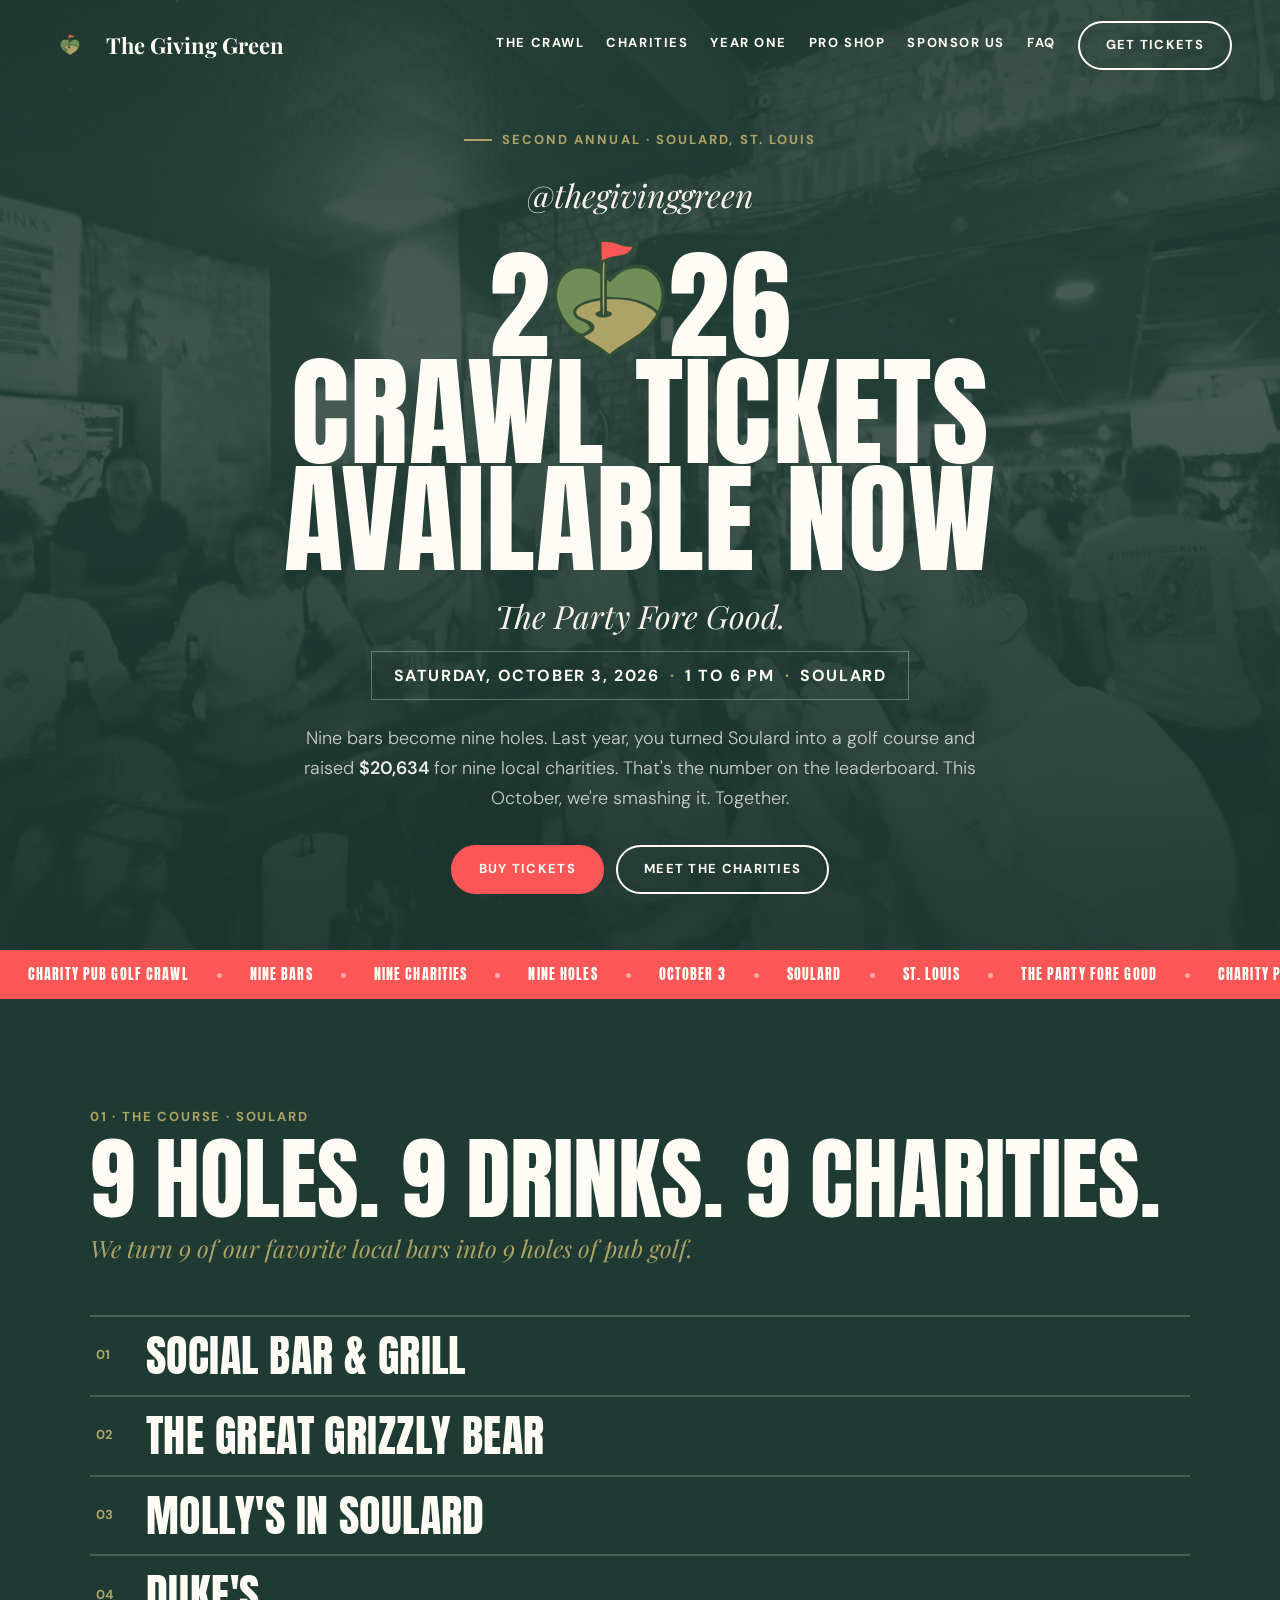
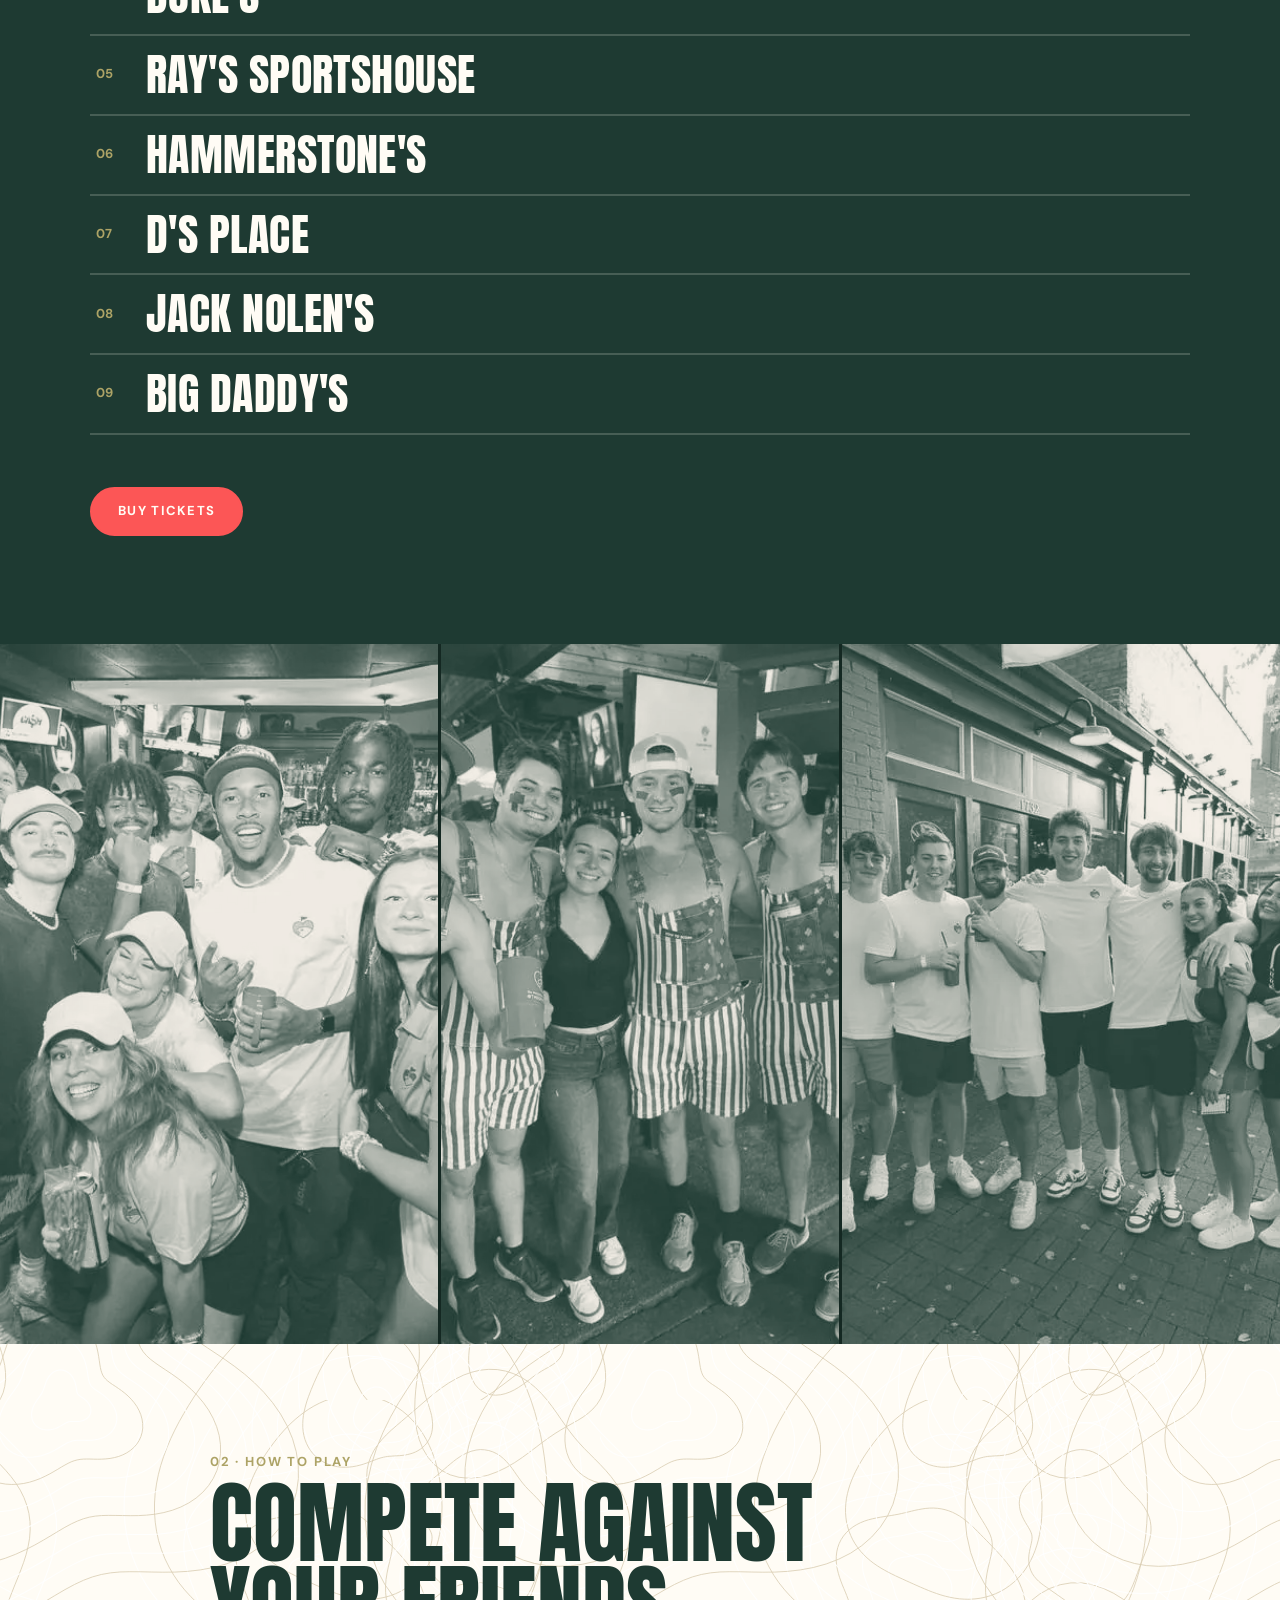
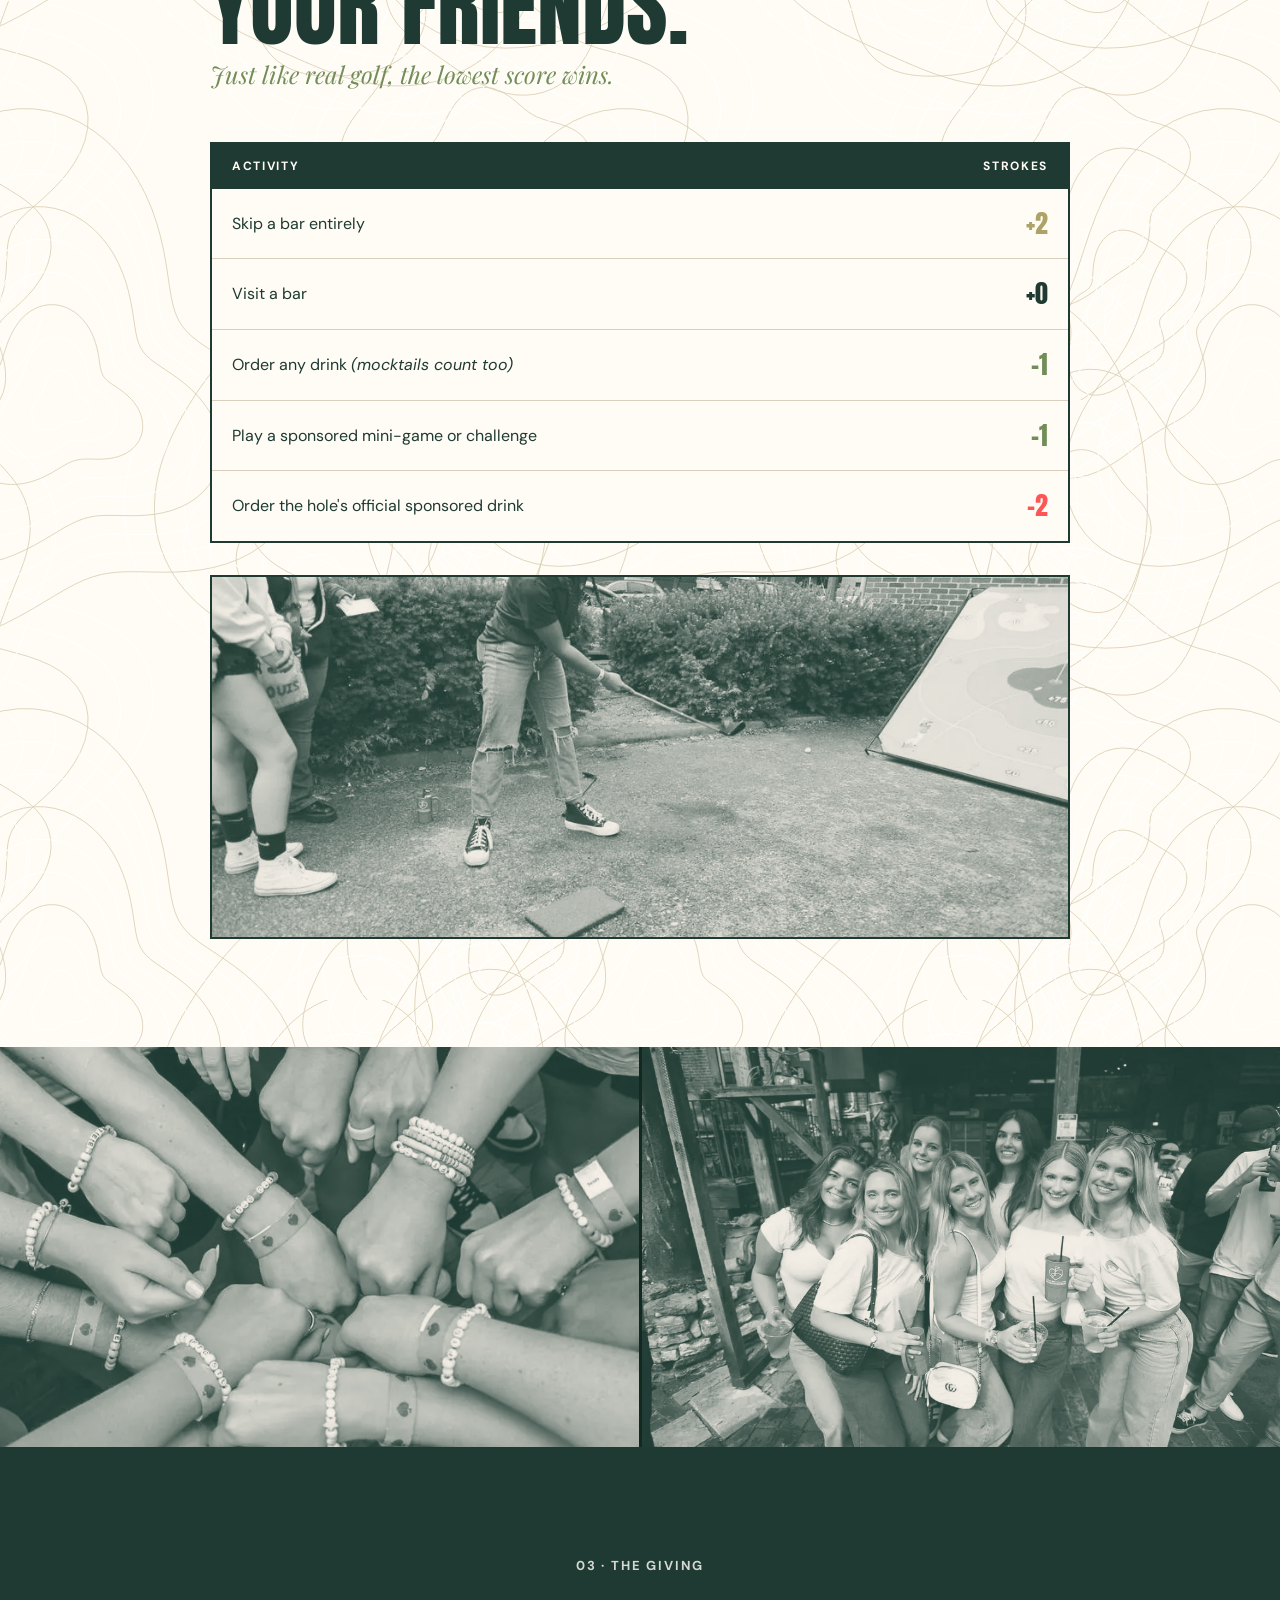
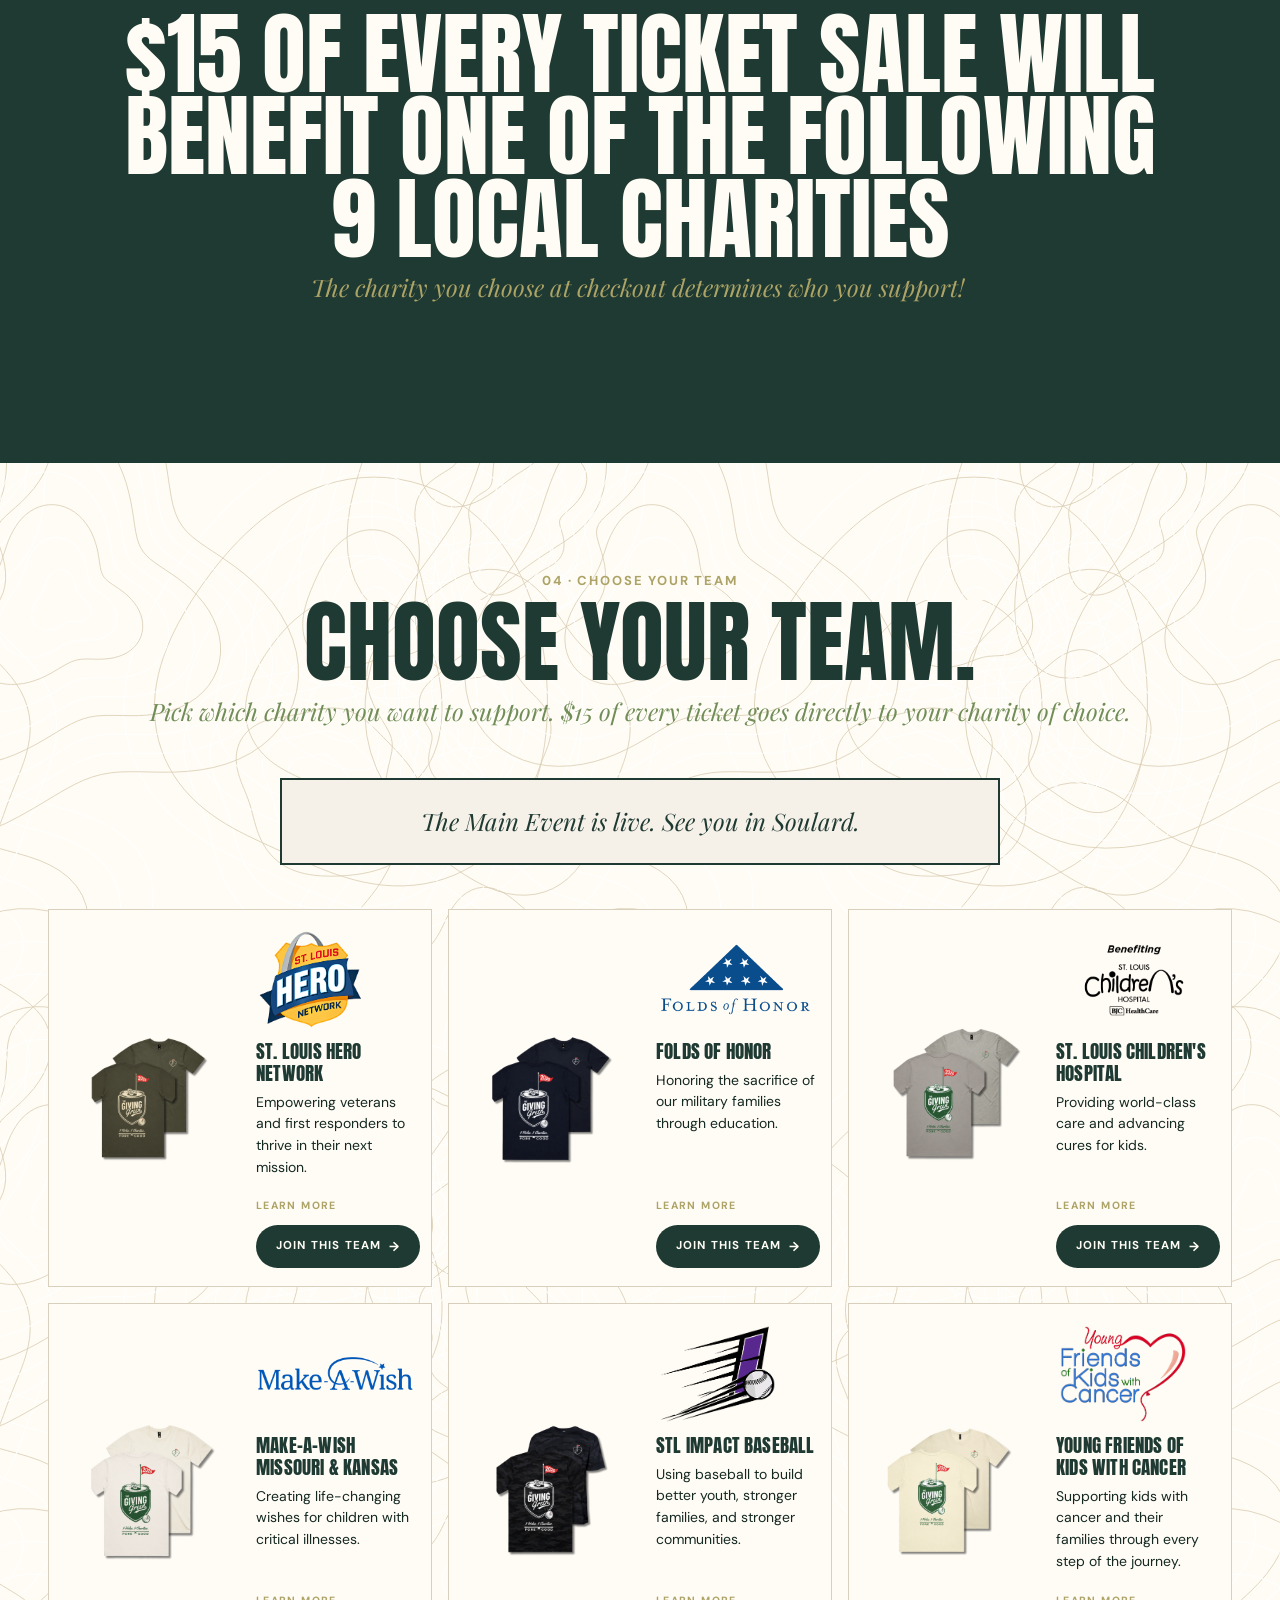
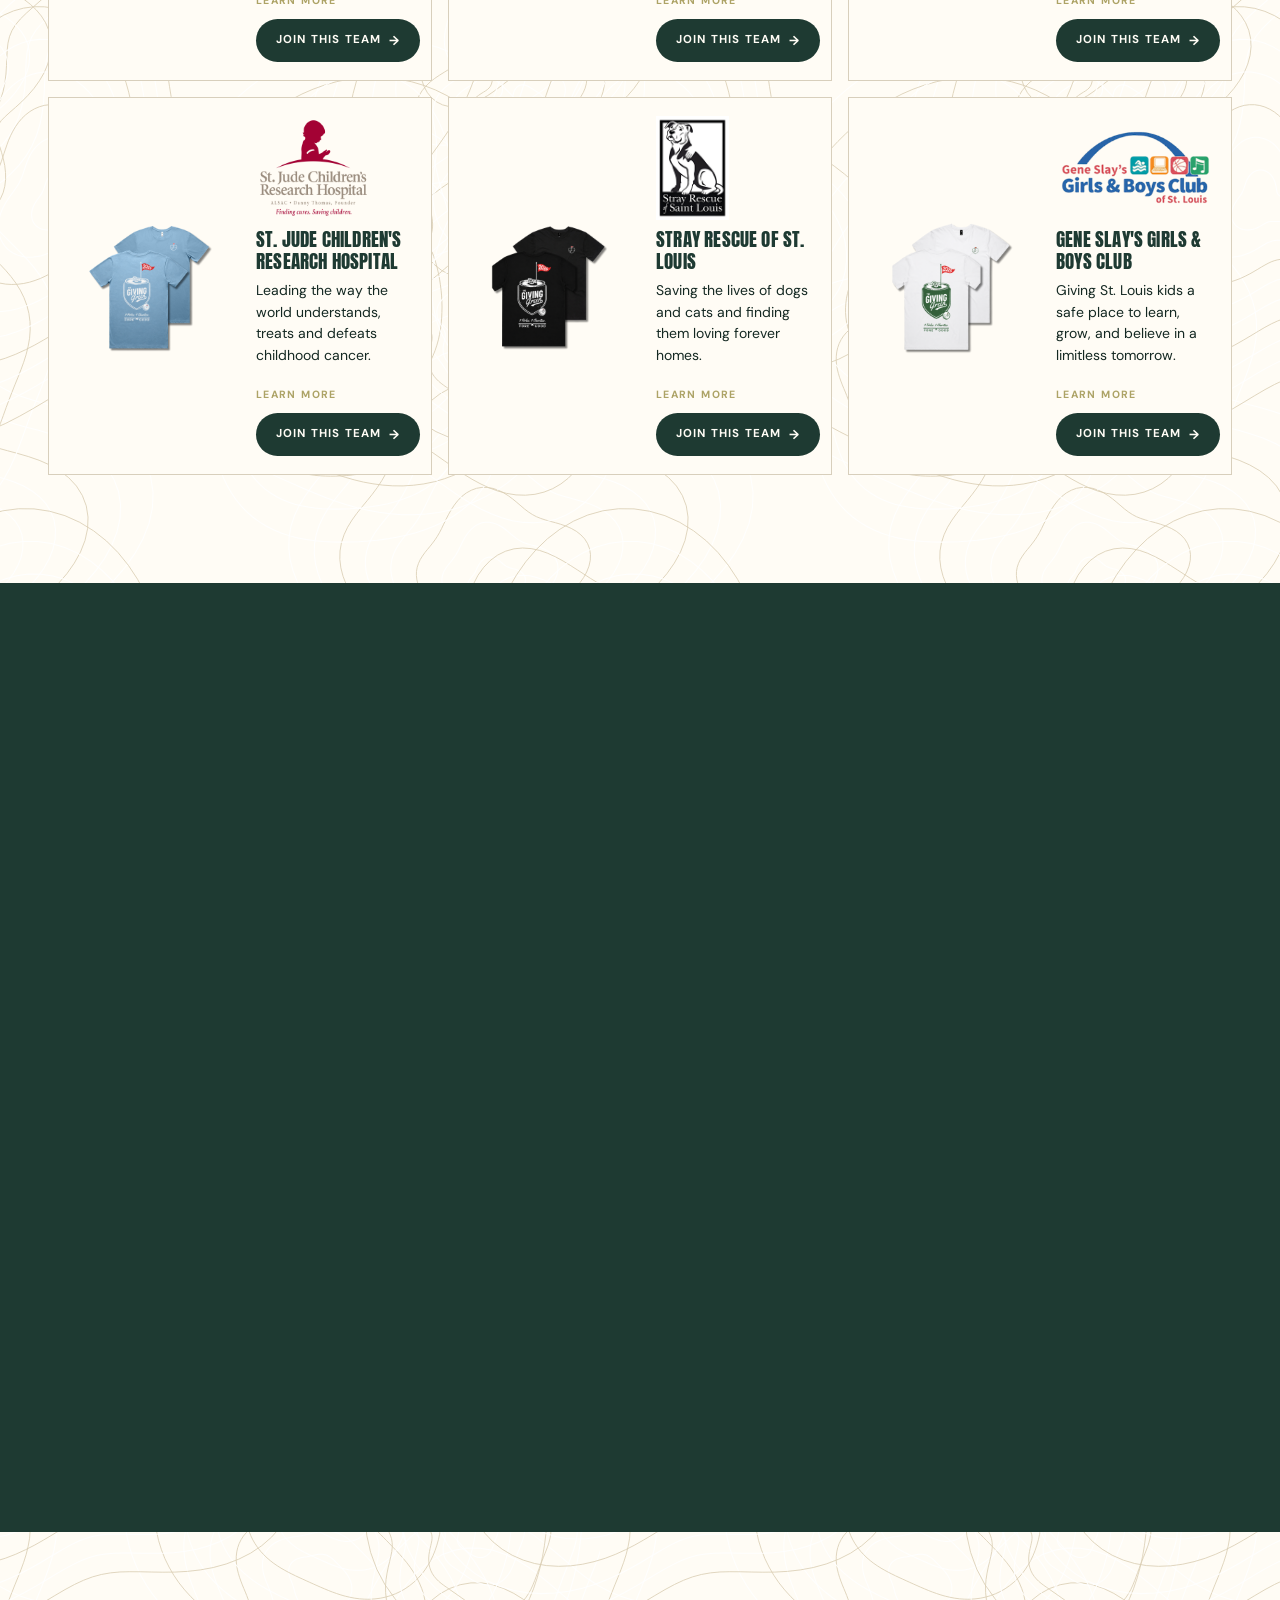
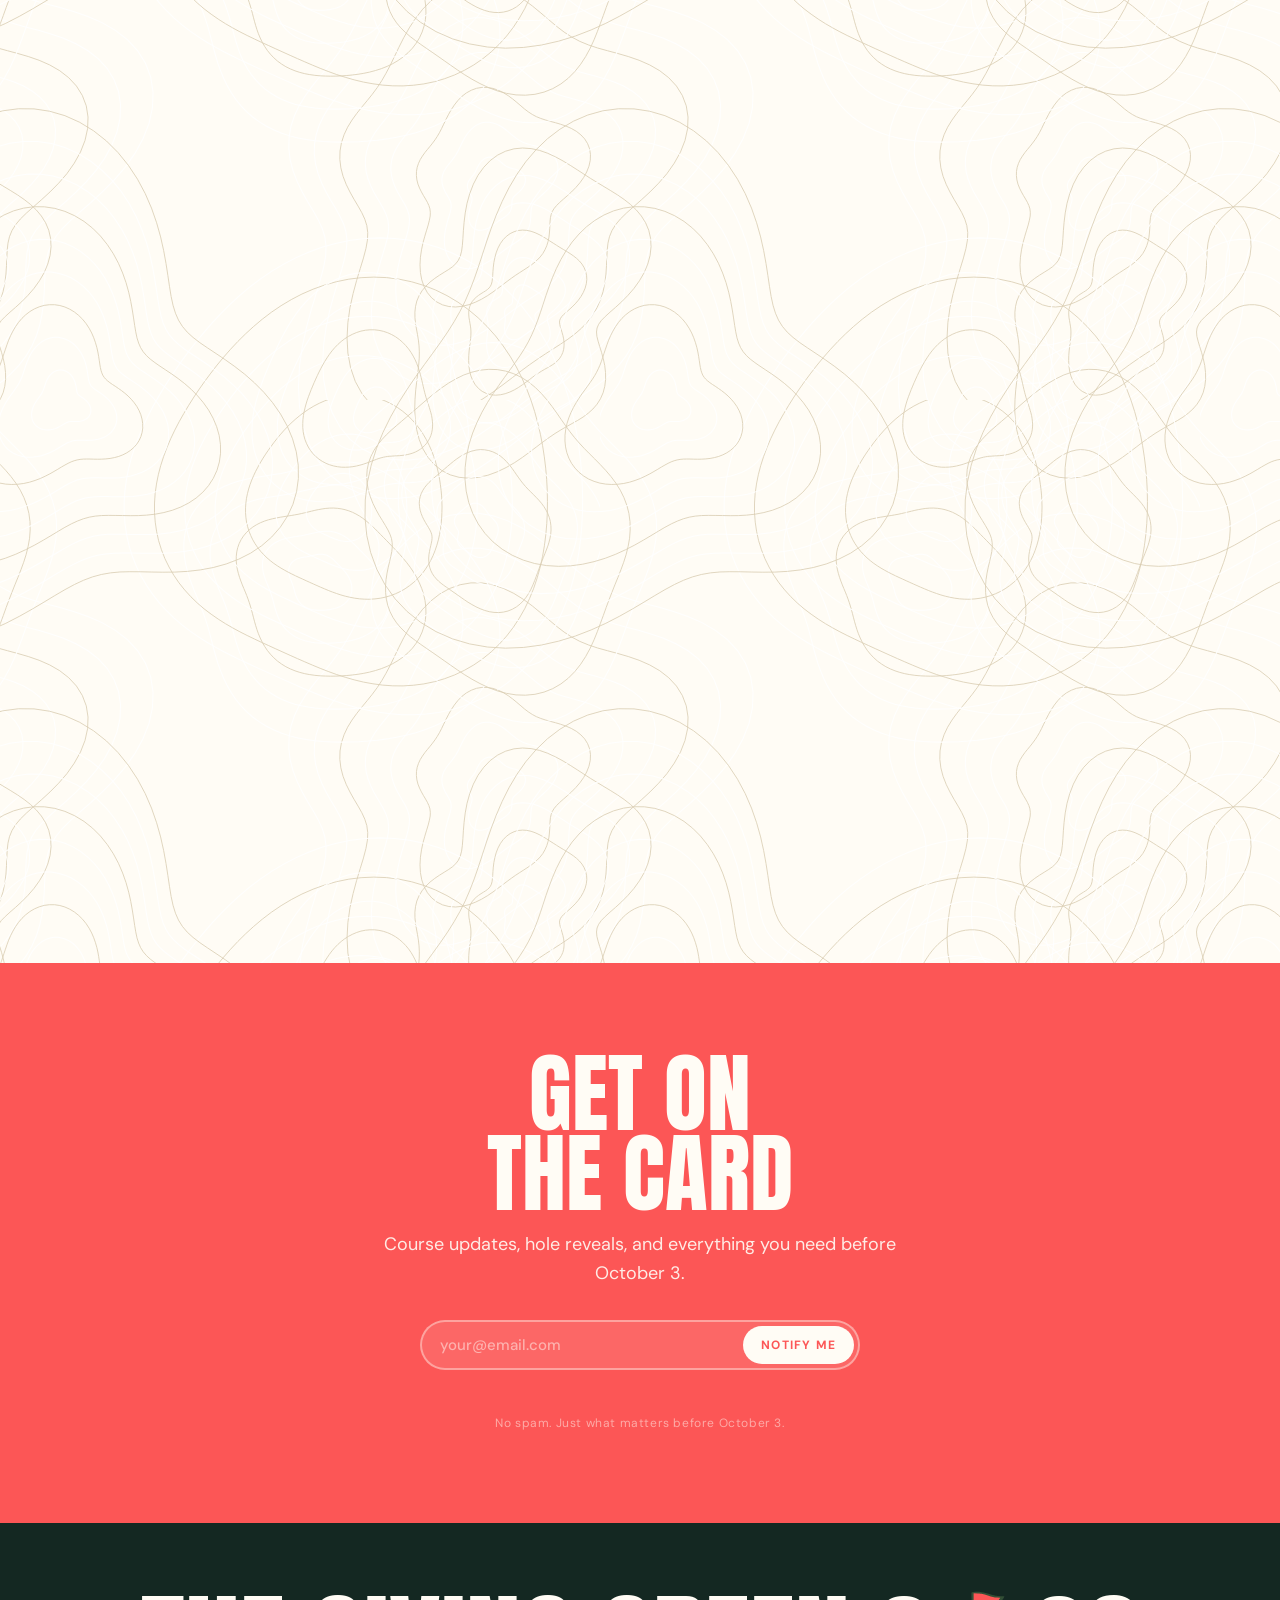
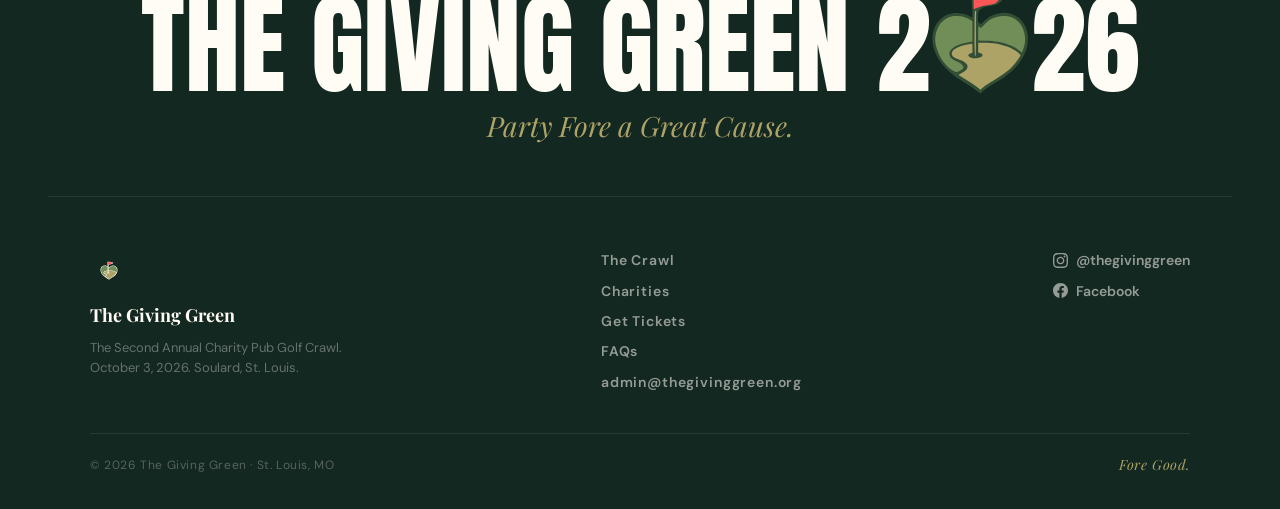
<file: index.html>
<!DOCTYPE html>
<html lang="en">
<head>
<meta charset="UTF-8">
<meta name="viewport" content="width=device-width, initial-scale=1.0">
<link rel="icon" type="image/png" href="./assets/images/logos/tgg-favicon.png">
<link rel="apple-touch-icon" href="./assets/images/logos/tgg-favicon.png">
<meta name="theme-color" content="#1E3A32">
<title>The Giving Green · Save the Date · Oct 3, 2026 · Soulard</title>
<meta name="description" content="The Second Annual Giving Green Charity Pub Golf Crawl. Nine Soulard bars become nine holes. October 3, 2026. The Party Fore Good.">
<meta property="og:title" content="The Giving Green · Oct 3, 2026 · Save the Date">
<meta property="og:description" content="Nine bars. Nine charities. One scorecard. Five hours. October 3, 2026. Soulard, St. Louis.">
<meta property="og:image" content="https://thegivinggreen.org/assets/images/Social/tgg-share-card.jpg">
<meta property="og:image:width" content="1170">
<meta property="og:image:height" content="986">
<meta property="og:url" content="https://thegivinggreen.org/">
<link rel="canonical" href="https://thegivinggreen.org/">
<meta property="og:type" content="website">
<meta name="twitter:card" content="summary_large_image">
<meta name="twitter:title" content="The Giving Green · Oct 3, 2026 · Save the Date">
<meta name="twitter:description" content="Nine bars. Nine charities. One scorecard. Five hours. October 3, 2026. Soulard, St. Louis.">
<meta name="twitter:image" content="https://thegivinggreen.org/assets/images/Social/tgg-share-card.jpg">
<link rel="preconnect" href="https://fonts.googleapis.com">
<link rel="preconnect" href="https://fonts.gstatic.com" crossorigin>
<link rel="preload" as="image" href="./hero.webp" type="image/webp">
<link href="https://fonts.googleapis.com/css2?family=Anton&family=DM+Sans:ital,wght@0,300;0,400;0,500;0,700;1,400&family=Playfair+Display:ital,wght@0,600;0,700;1,600&display=swap" rel="stylesheet">
<style>
:root{
  --forest:#1E3A32;--forest-logo:#324E35;--fairway:#718D58;
  --sand:#F5F0E8;--sand-deep:#EDE6D8;--bunker:#ADA366;
  --flag:#FC5656;--flag-deep:#E04444;--cream:#FFFCF5;
  --line:#D8CFBC;--shadow-ink:#142822;
  --topo:url("data:image/svg+xml,%3Csvg%20xmlns=%22http://www.w3.org/2000/svg%22%20width=%221000%22%20height=%221000%22%20viewBox=%220%200%201000%201000%22%3E%3Crect%20width=%221000%22%20height=%221000%22%20fill=%22%23FFFCF5%22/%3E%3Cpath%20d=%22M127.0%20-346.8L110.5%20-331.6L95.0%20-318.0L81.1%20-305.7L69.3%20-294.1L59.9%20-282.9L52.9%20-271.6L48.2%20-259.8L45.3%20-247.2L43.7%20-233.6L43.0%20-218.9L42.4%20-203.4L41.3%20-187.1L39.3%20-170.4L35.9%20-153.8L30.9%20-137.5L24.1%20-121.9L15.5%20-107.3L5.3%20-93.9L-6.3%20-81.7L-19.0%20-70.7L-32.6%20-60.5L-46.7%20-51.0L-61.3%20-41.6L-76.2%20-32.1L-91.4%20-21.9L-107.1%20-10.9L-123.3%201.1L-140.5%2014.1L-158.8%2028.0L-178.4%2042.3L-199.6%2056.6L-222.3%2070.1L-246.4%2082.0L-271.6%2091.6L-297.6%2098.0L-323.8%20100.6L-349.5%2098.9L-374.0%2092.5L-396.6%2081.3L-416.5%2065.5L-433.1%2045.4L-446.1%2021.7L-455.3%20-4.9L-460.5%20-33.5L-462.1%20-63.1L-460.5%20-92.8L-456.4%20-121.7L-450.4%20-149.2L-443.5%20-174.7L-436.5%20-197.8L-430.2%20-218.5L-425.4%20-236.8L-422.5%20-253.1L-421.8%20-267.7L-423.6%20-281.1L-427.5%20-293.8L-433.4%20-306.4L-440.6%20-319.2L-448.6%20-332.6L-456.6%20-346.8L-463.9%20-361.7L-469.9%20-377.4L-474.1%20-393.6L-476.2%20-410.1L-475.8%20-426.4L-473.0%20-442.5L-468.0%20-457.9L-461.0%20-472.6L-452.6%20-486.5L-443.1%20-499.6L-433.1%20-512.1L-422.9%20-524.4L-413.0%20-536.7L-403.6%20-549.5L-394.7%20-563.0L-386.2%20-577.6L-378.1%20-593.3L-369.8%20-610.2L-361.2%20-628.2L-351.7%20-646.9L-341.0%20-665.9L-328.8%20-684.6L-314.9%20-702.2L-299.1%20-718.2L-281.6%20-731.8L-262.5%20-742.4L-242.3%20-749.7L-221.2%20-753.3L-199.7%20-753.1L-178.4%20-749.4L-157.7%20-742.5L-137.9%20-732.8L-119.1%20-721.2L-101.6%20-708.2L-85.2%20-694.7L-69.7%20-681.4L-54.8%20-668.9L-40.1%20-657.6L-25.1%20-647.8L-9.4%20-639.5L7.2%20-632.6L25.0%20-626.7L43.9%20-621.4L64.0%20-616.1L84.8%20-610.0L105.8%20-602.8L126.5%20-593.7L146.0%20-582.5L163.5%20-568.8L178.4%20-552.8L189.9%20-534.4L197.5%20-514.2L200.9%20-492.4L200.1%20-469.8L195.0%20-446.9L186.2%20-424.3L174.2%20-402.6L159.8%20-382.3L143.7%20-363.7L127.0%20-346.8Z%22%20fill=%22none%22%20stroke=%22%23FFFFFF%22%20stroke-opacity=%220.9%22%20stroke-width=%221.7%22/%3E%3Cpath%20d=%22M170.6%20-346.8L151.8%20-329.5L134.0%20-313.9L118.2%20-299.8L104.7%20-286.6L94.0%20-273.8L86.0%20-260.9L80.6%20-247.4L77.2%20-232.9L75.5%20-217.4L74.6%20-200.7L73.9%20-182.9L72.7%20-164.3L70.4%20-145.2L66.6%20-126.2L60.8%20-107.5L53.0%20-89.7L43.2%20-73.1L31.5%20-57.8L18.3%20-43.9L3.7%20-31.2L-11.8%20-19.6L-27.9%20-8.7L-44.6%202.0L-61.6%2012.9L-79.0%2024.5L-96.9%2037.0L-115.5%2050.8L-135.1%2065.7L-156.0%2081.5L-178.4%2097.9L-202.6%20114.2L-228.5%20129.6L-256.1%20143.3L-284.9%20154.2L-314.7%20161.6L-344.6%20164.6L-374.0%20162.6L-402.0%20155.2L-427.7%20142.5L-450.5%20124.4L-469.5%20101.4L-484.4%2074.3L-494.8%2043.9L-500.8%2011.2L-502.6%20-22.6L-500.8%20-56.5L-496.1%20-89.6L-489.2%20-121.0L-481.3%20-150.1L-473.3%20-176.5L-466.2%20-200.2L-460.6%20-221.1L-457.3%20-239.7L-456.6%20-256.4L-458.6%20-271.7L-463.1%20-286.3L-469.8%20-300.6L-478.1%20-315.3L-487.2%20-330.6L-496.3%20-346.8L-504.7%20-363.9L-511.6%20-381.8L-516.4%20-400.3L-518.7%20-419.1L-518.2%20-437.8L-515.1%20-456.2L-509.3%20-473.8L-501.4%20-490.6L-491.7%20-506.4L-480.9%20-521.4L-469.5%20-535.8L-457.9%20-549.8L-446.5%20-563.9L-435.8%20-578.5L-425.6%20-593.9L-415.9%20-610.5L-406.6%20-628.5L-397.2%20-647.8L-387.3%20-668.4L-376.5%20-689.8L-364.3%20-711.5L-350.3%20-732.8L-334.4%20-753.0L-316.4%20-771.2L-296.3%20-786.8L-274.6%20-799.0L-251.4%20-807.3L-227.3%20-811.3L-202.8%20-811.2L-178.4%20-806.9L-154.7%20-799.0L-132.1%20-788.0L-110.7%20-774.7L-90.6%20-759.8L-71.9%20-744.4L-54.2%20-729.2L-37.1%20-714.9L-20.3%20-702.0L-3.2%20-690.8L14.7%20-681.3L33.7%20-673.4L54.0%20-666.7L75.7%20-660.6L98.6%20-654.5L122.4%20-647.6L146.5%20-639.3L170.0%20-629.0L192.3%20-616.1L212.3%20-600.6L229.3%20-582.2L242.5%20-561.2L251.2%20-538.1L255.1%20-513.2L254.1%20-487.3L248.4%20-461.1L238.3%20-435.4L224.6%20-410.6L208.1%20-387.4L189.7%20-366.1L170.6%20-346.8Z%22%20fill=%22none%22%20stroke=%22%23FFFFFF%22%20stroke-opacity=%220.9%22%20stroke-width=%221.7%22/%3E%3Cpath%20d=%22M-3.9%20653.2L-13.3%20661.9L-22.2%20669.6L-30.1%20676.7L-36.9%20683.3L-42.2%20689.7L-46.2%20696.2L-48.9%20702.9L-50.6%20710.1L-51.5%20717.9L-51.9%20726.3L-52.3%20735.2L-52.9%20744.5L-54.0%20754.0L-55.9%20763.5L-58.8%20772.8L-62.7%20781.7L-67.6%20790.1L-73.5%20797.7L-80.1%20804.7L-87.4%20811.0L-95.1%20816.8L-103.2%20822.2L-111.5%20827.6L-120.0%20833.1L-128.7%20838.8L-137.7%20845.1L-147.0%20852.0L-156.8%20859.5L-167.2%20867.4L-178.4%20875.6L-190.5%20883.7L-203.5%20891.4L-217.3%20898.2L-231.7%20903.7L-246.5%20907.4L-261.5%20908.9L-276.2%20907.9L-290.2%20904.2L-303.1%20897.8L-314.4%20888.8L-324.0%20877.3L-331.4%20863.8L-336.6%20848.6L-339.6%20832.2L-340.5%20815.3L-339.6%20798.4L-337.3%20781.8L-333.8%20766.1L-329.9%20751.6L-325.9%20738.3L-322.3%20726.5L-319.5%20716.0L-317.9%20706.7L-317.5%20698.4L-318.5%20690.8L-320.8%20683.5L-324.1%20676.3L-328.3%20669.0L-332.8%20661.3L-337.4%20653.2L-341.6%20644.7L-345.0%20635.7L-347.4%20626.5L-348.6%20617.1L-348.3%20607.7L-346.8%20598.5L-343.9%20589.7L-339.9%20581.3L-335.1%20573.4L-329.7%20565.9L-323.9%20558.7L-318.2%20551.7L-312.5%20544.7L-307.1%20537.4L-302.0%20529.7L-297.2%20521.3L-292.5%20512.4L-287.8%20502.7L-282.9%20492.4L-277.5%20481.7L-271.4%20470.9L-264.4%20460.2L-256.4%20450.1L-247.4%20441.0L-237.4%20433.2L-226.5%20427.1L-214.9%20423.0L-202.9%20420.9L-190.6%20421.0L-178.4%20423.1L-166.6%20427.1L-155.3%20432.6L-144.6%20439.3L-134.5%20446.7L-125.2%20454.4L-116.3%20462.0L-107.8%20469.1L-99.4%20475.6L-90.8%20481.2L-81.9%20485.9L-72.4%20489.9L-62.2%20493.2L-51.4%20496.3L-39.9%20499.4L-28.0%20502.8L-16.0%20506.9L-4.2%20512.1L6.9%20518.5L16.9%20526.3L25.4%20535.5L32.0%20546.0L36.4%20557.6L38.3%20570.0L37.8%20582.9L35.0%20596.0L29.9%20608.9L23.1%20621.3L14.8%20632.9L5.7%20643.6L-3.9%20653.2Z%22%20fill=%22none%22%20stroke=%22%23FFFFFF%22%20stroke-opacity=%220.9%22%20stroke-width=%221.7%22/%3E%3Cpath%20d=%22M39.7%20653.2L27.9%20664.0L16.8%20673.7L6.9%20682.6L-1.5%20690.8L-8.2%20698.8L-13.2%20706.9L-16.6%20715.4L-18.6%20724.4L-19.7%20734.1L-20.3%20744.5L-20.7%20755.7L-21.5%20767.3L-22.9%20779.2L-25.3%20791.1L-28.9%20802.7L-33.8%20813.9L-39.9%20824.3L-47.2%20833.9L-55.5%20842.5L-64.6%20850.4L-74.3%20857.7L-84.4%20864.5L-94.8%20871.2L-105.4%20878.0L-116.3%20885.3L-127.5%20893.1L-139.1%20901.7L-151.4%20911.0L-164.4%20920.9L-178.4%20931.2L-193.5%20941.3L-209.7%20951.0L-227.0%20959.5L-245.0%20966.3L-263.6%20970.9L-282.3%20972.8L-300.6%20971.6L-318.1%20967.0L-334.2%20959.0L-348.5%20947.7L-360.4%20933.3L-369.6%20916.4L-376.2%20897.4L-379.9%20877.0L-381.1%20855.8L-379.9%20834.6L-377.0%20814.0L-372.7%20794.3L-367.7%20776.2L-362.8%20759.6L-358.3%20744.8L-354.8%20731.7L-352.7%20720.1L-352.3%20709.7L-353.5%20700.1L-356.4%20691.0L-360.5%20682.1L-365.7%20672.9L-371.4%20663.3L-377.1%20653.2L-382.3%20642.5L-386.7%20631.3L-389.7%20619.8L-391.1%20608.0L-390.8%20596.3L-388.8%20584.9L-385.2%20573.8L-380.3%20563.4L-374.3%20553.5L-367.5%20544.1L-360.3%20535.1L-353.1%20526.3L-346.0%20517.5L-339.3%20508.4L-332.9%20498.8L-326.9%20488.4L-321.0%20477.1L-315.2%20465.1L-309.0%20452.2L-302.2%20438.8L-294.6%20425.3L-285.9%20412.0L-275.9%20399.3L-264.6%20387.9L-252.1%20378.2L-238.5%20370.6L-224.0%20365.4L-209.0%20362.9L-193.7%20363.0L-178.4%20365.6L-163.6%20370.6L-149.5%20377.5L-136.1%20385.8L-123.6%20395.1L-111.8%20404.7L-100.8%20414.2L-90.1%20423.1L-79.6%20431.2L-68.9%20438.2L-57.7%20444.1L-45.9%20449.1L-33.2%20453.3L-19.6%20457.1L-5.3%20460.9L9.6%20465.2L24.6%20470.4L39.4%20476.8L53.3%20484.9L65.8%20494.6L76.4%20506.1L84.6%20519.2L90.1%20533.7L92.5%20549.2L91.9%20565.4L88.3%20581.7L82.0%20597.9L73.5%20613.3L63.1%20627.8L51.7%20641.2L39.7%20653.2Z%22%20fill=%22none%22%20stroke=%22%23FFFFFF%22%20stroke-opacity=%220.9%22%20stroke-width=%221.7%22/%3E%3Cpath%20d=%22M83.4%20653.2L69.2%20666.2L55.9%20677.9L44.0%20688.5L33.9%20698.4L25.9%20708.0L19.9%20717.7L15.8%20727.8L13.3%20738.6L12.0%20750.3L11.4%20762.8L10.8%20776.1L9.9%20790.1L8.2%20804.4L5.3%20818.7L1.0%20832.6L-4.9%20846.0L-12.2%20858.5L-21.0%20870.0L-30.9%20880.4L-41.8%20889.9L-53.4%20898.6L-65.6%20906.8L-78.0%20914.8L-90.8%20923.0L-103.8%20931.7L-117.3%20941.1L-131.2%20951.4L-145.9%20962.6L-161.6%20974.5L-178.4%20986.8L-196.6%20999.0L-216.0%201010.5L-236.7%201020.7L-258.3%201029.0L-280.6%201034.5L-303.1%201036.7L-325.1%201035.2L-346.1%201029.7L-365.4%201020.1L-382.5%201006.6L-396.7%20989.4L-407.9%20969.0L-415.7%20946.2L-420.2%20921.7L-421.6%20896.4L-420.2%20870.9L-416.7%20846.1L-411.5%20822.6L-405.6%20800.7L-399.6%20780.9L-394.2%20763.2L-390.1%20747.4L-387.6%20733.5L-387.1%20721.0L-388.6%20709.5L-392.0%20698.6L-397.0%20687.8L-403.2%20676.8L-410.0%20665.4L-416.8%20653.2L-423.1%20640.4L-428.3%20627.0L-431.9%20613.1L-433.6%20599.0L-433.3%20584.9L-430.9%20571.2L-426.6%20558.0L-420.7%20545.4L-413.4%20533.5L-405.3%20522.3L-396.7%20511.5L-388.0%20501.0L-379.5%20490.4L-371.4%20479.5L-363.8%20467.9L-356.6%20455.4L-349.5%20441.9L-342.5%20427.4L-335.1%20412.0L-327.0%20396.0L-317.8%20379.7L-307.3%20363.7L-295.4%20348.6L-281.9%20334.9L-266.9%20323.2L-250.5%20314.1L-233.1%20307.9L-215.1%20304.8L-196.7%20304.9L-178.4%20308.1L-160.7%20314.1L-143.7%20322.3L-127.6%20332.3L-112.6%20343.4L-98.5%20355.0L-85.2%20366.4L-72.5%20377.1L-59.8%20386.8L-47.0%20395.2L-33.6%20402.3L-19.3%20408.2L-4.1%20413.3L12.2%20417.8L29.4%20422.4L47.2%20427.6L65.2%20433.8L82.9%20441.6L99.6%20451.2L114.6%20462.9L127.4%20476.7L137.2%20492.4L143.8%20509.8L146.7%20528.4L146.0%20547.8L141.7%20567.4L134.1%20586.8L123.8%20605.3L111.5%20622.8L97.7%20638.7L83.4%20653.2Z%22%20fill=%22none%22%20stroke=%22%23D9CDB2%22%20stroke-opacity=%220.85%22%20stroke-width=%221.6%22/%3E%3Cpath%20d=%22M127.0%20653.2L110.5%20668.4L95.0%20682.0L81.1%20694.3L69.3%20705.9L59.9%20717.1L52.9%20728.4L48.2%20740.2L45.3%20752.8L43.7%20766.4L43.0%20781.1L42.4%20796.6L41.3%20812.9L39.3%20829.6L35.9%20846.2L30.9%20862.5L24.1%20878.1L15.5%20892.7L5.3%20906.1L-6.3%20918.3L-19.0%20929.3L-32.6%20939.5L-46.7%20949.0L-61.3%20958.4L-76.2%20967.9L-91.4%20978.1L-107.1%20989.1L-123.3%201001.1L-140.5%201014.1L-158.8%201028.0L-178.4%201042.3L-199.6%201056.6L-222.3%201070.1L-246.4%201082.0L-271.6%201091.6L-297.6%201098.0L-323.8%201100.6L-349.5%201098.9L-374.0%201092.5L-396.6%201081.3L-416.5%201065.5L-433.1%201045.4L-446.1%201021.7L-455.3%20995.1L-460.5%20966.5L-462.1%20936.9L-460.5%20907.2L-456.4%20878.3L-450.4%20850.8L-443.5%20825.3L-436.5%20802.2L-430.2%20781.5L-425.4%20763.2L-422.5%20746.9L-421.8%20732.3L-423.6%20718.9L-427.5%20706.2L-433.4%20693.6L-440.6%20680.8L-448.6%20667.4L-456.6%20653.2L-463.9%20638.3L-469.9%20622.6L-474.1%20606.4L-476.2%20589.9L-475.8%20573.6L-473.0%20557.5L-468.0%20542.1L-461.0%20527.4L-452.6%20513.5L-443.1%20500.4L-433.1%20487.9L-422.9%20475.6L-413.0%20463.3L-403.6%20450.5L-394.7%20437.0L-386.2%20422.4L-378.1%20406.7L-369.8%20389.8L-361.2%20371.8L-351.7%20353.1L-341.0%20334.1L-328.8%20315.4L-314.9%20297.8L-299.1%20281.8L-281.6%20268.2L-262.5%20257.6L-242.3%20250.3L-221.2%20246.7L-199.7%20246.9L-178.4%20250.6L-157.7%20257.5L-137.9%20267.2L-119.1%20278.8L-101.6%20291.8L-85.2%20305.3L-69.7%20318.6L-54.8%20331.1L-40.1%20342.4L-25.1%20352.2L-9.4%20360.5L7.2%20367.4L25.0%20373.3L43.9%20378.6L64.0%20383.9L84.8%20390.0L105.8%20397.2L126.5%20406.3L146.0%20417.5L163.5%20431.2L178.4%20447.2L189.9%20465.6L197.5%20485.8L200.9%20507.6L200.1%20530.2L195.0%20553.1L186.2%20575.7L174.2%20597.4L159.8%20617.7L143.7%20636.3L127.0%20653.2Z%22%20fill=%22none%22%20stroke=%22%23FFFFFF%22%20stroke-opacity=%220.9%22%20stroke-width=%221.7%22/%3E%3Cpath%20d=%22M170.6%20653.2L151.8%20670.5L134.0%20686.1L118.2%20700.2L104.7%20713.4L94.0%20726.2L86.0%20739.1L80.6%20752.6L77.2%20767.1L75.5%20782.6L74.6%20799.3L73.9%20817.1L72.7%20835.7L70.4%20854.8L66.6%20873.8L60.8%20892.5L53.0%20910.3L43.2%20926.9L31.5%20942.2L18.3%20956.1L3.7%20968.8L-11.8%20980.4L-27.9%20991.3L-44.6%201002.0L-61.6%201012.9L-79.0%201024.5L-96.9%201037.0L-115.5%201050.8L-135.1%201065.7L-156.0%201081.5L-178.4%201097.9L-202.6%201114.2L-228.5%201129.6L-256.1%201143.3L-284.9%201154.2L-314.7%201161.6L-344.6%201164.6L-374.0%201162.6L-402.0%201155.2L-427.7%201142.5L-450.5%201124.4L-469.5%201101.4L-484.4%201074.3L-494.8%201043.9L-500.8%201011.2L-502.6%20977.4L-500.8%20943.5L-496.1%20910.4L-489.2%20879.0L-481.3%20849.9L-473.3%20823.5L-466.2%20799.8L-460.6%20778.9L-457.3%20760.3L-456.6%20743.6L-458.6%20728.3L-463.1%20713.7L-469.8%20699.4L-478.1%20684.7L-487.2%20669.4L-496.3%20653.2L-504.7%20636.1L-511.6%20618.2L-516.4%20599.7L-518.7%20580.9L-518.2%20562.2L-515.1%20543.8L-509.3%20526.2L-501.4%20509.4L-491.7%20493.6L-480.9%20478.6L-469.5%20464.2L-457.9%20450.2L-446.5%20436.1L-435.8%20421.5L-425.6%20406.1L-415.9%20389.5L-406.6%20371.5L-397.2%20352.2L-387.3%20331.6L-376.5%20310.2L-364.3%20288.5L-350.3%20267.2L-334.4%20247.0L-316.4%20228.8L-296.3%20213.2L-274.6%20201.0L-251.4%20192.7L-227.3%20188.7L-202.8%20188.8L-178.4%20193.1L-154.7%20201.0L-132.1%20212.0L-110.7%20225.3L-90.6%20240.2L-71.9%20255.6L-54.2%20270.8L-37.1%20285.1L-20.3%20298.0L-3.2%20309.2L14.7%20318.7L33.7%20326.6L54.0%20333.3L75.7%20339.4L98.6%20345.5L122.4%20352.4L146.5%20360.7L170.0%20371.0L192.3%20383.9L212.3%20399.4L229.3%20417.8L242.5%20438.8L251.2%20461.9L255.1%20486.8L254.1%20512.7L248.4%20538.9L238.3%20564.6L224.6%20589.4L208.1%20612.6L189.7%20633.9L170.6%20653.2Z%22%20fill=%22none%22%20stroke=%22%23FFFFFF%22%20stroke-opacity=%220.9%22%20stroke-width=%221.7%22/%3E%3Cpath%20d=%22M1127.0%20-346.8L1110.5%20-331.6L1095.0%20-318.0L1081.1%20-305.7L1069.3%20-294.1L1059.9%20-282.9L1052.9%20-271.6L1048.2%20-259.8L1045.3%20-247.2L1043.7%20-233.6L1043.0%20-218.9L1042.4%20-203.4L1041.3%20-187.1L1039.3%20-170.4L1035.9%20-153.8L1030.9%20-137.5L1024.1%20-121.9L1015.5%20-107.3L1005.3%20-93.9L993.7%20-81.7L981.0%20-70.7L967.4%20-60.5L953.3%20-51.0L938.7%20-41.6L923.8%20-32.1L908.6%20-21.9L892.9%20-10.9L876.7%201.1L859.5%2014.1L841.2%2028.0L821.6%2042.3L800.4%2056.6L777.7%2070.1L753.6%2082.0L728.4%2091.6L702.4%2098.0L676.2%20100.6L650.5%2098.9L626.0%2092.5L603.4%2081.3L583.5%2065.5L566.9%2045.4L553.9%2021.7L544.7%20-4.9L539.5%20-33.5L537.9%20-63.1L539.5%20-92.8L543.6%20-121.7L549.6%20-149.2L556.5%20-174.7L563.5%20-197.8L569.8%20-218.5L574.6%20-236.8L577.5%20-253.1L578.2%20-267.7L576.4%20-281.1L572.5%20-293.8L566.6%20-306.4L559.4%20-319.2L551.4%20-332.6L543.4%20-346.8L536.1%20-361.7L530.1%20-377.4L525.9%20-393.6L523.8%20-410.1L524.2%20-426.4L527.0%20-442.5L532.0%20-457.9L539.0%20-472.6L547.4%20-486.5L556.9%20-499.6L566.9%20-512.1L577.1%20-524.4L587.0%20-536.7L596.4%20-549.5L605.3%20-563.0L613.8%20-577.6L621.9%20-593.3L630.2%20-610.2L638.8%20-628.2L648.3%20-646.9L659.0%20-665.9L671.2%20-684.6L685.1%20-702.2L700.9%20-718.2L718.4%20-731.8L737.5%20-742.4L757.7%20-749.7L778.8%20-753.3L800.3%20-753.1L821.6%20-749.4L842.3%20-742.5L862.1%20-732.8L880.9%20-721.2L898.4%20-708.2L914.8%20-694.7L930.3%20-681.4L945.2%20-668.9L959.9%20-657.6L974.9%20-647.8L990.6%20-639.5L1007.2%20-632.6L1025.0%20-626.7L1043.9%20-621.4L1064.0%20-616.1L1084.8%20-610.0L1105.8%20-602.8L1126.5%20-593.7L1146.0%20-582.5L1163.5%20-568.8L1178.4%20-552.8L1189.9%20-534.4L1197.5%20-514.2L1200.9%20-492.4L1200.1%20-469.8L1195.0%20-446.9L1186.2%20-424.3L1174.2%20-402.6L1159.8%20-382.3L1143.7%20-363.7L1127.0%20-346.8Z%22%20fill=%22none%22%20stroke=%22%23FFFFFF%22%20stroke-opacity=%220.9%22%20stroke-width=%221.7%22/%3E%3Cpath%20d=%22M1170.6%20-346.8L1151.8%20-329.5L1134.0%20-313.9L1118.2%20-299.8L1104.7%20-286.6L1094.0%20-273.8L1086.0%20-260.9L1080.6%20-247.4L1077.2%20-232.9L1075.5%20-217.4L1074.6%20-200.7L1073.9%20-182.9L1072.7%20-164.3L1070.4%20-145.2L1066.6%20-126.2L1060.8%20-107.5L1053.0%20-89.7L1043.2%20-73.1L1031.5%20-57.8L1018.3%20-43.9L1003.7%20-31.2L988.2%20-19.6L972.1%20-8.7L955.4%202.0L938.4%2012.9L921.0%2024.5L903.1%2037.0L884.5%2050.8L864.9%2065.7L844.0%2081.5L821.6%2097.9L797.4%20114.2L771.5%20129.6L743.9%20143.3L715.1%20154.2L685.3%20161.6L655.4%20164.6L626.0%20162.6L598.0%20155.2L572.3%20142.5L549.5%20124.4L530.5%20101.4L515.6%2074.3L505.2%2043.9L499.2%2011.2L497.4%20-22.6L499.2%20-56.5L503.9%20-89.6L510.8%20-121.0L518.7%20-150.1L526.7%20-176.5L533.8%20-200.2L539.4%20-221.1L542.7%20-239.7L543.4%20-256.4L541.4%20-271.7L536.9%20-286.3L530.2%20-300.6L521.9%20-315.3L512.8%20-330.6L503.7%20-346.8L495.3%20-363.9L488.4%20-381.8L483.6%20-400.3L481.3%20-419.1L481.8%20-437.8L484.9%20-456.2L490.7%20-473.8L498.6%20-490.6L508.3%20-506.4L519.1%20-521.4L530.5%20-535.8L542.1%20-549.8L553.5%20-563.9L564.2%20-578.5L574.4%20-593.9L584.1%20-610.5L593.4%20-628.5L602.8%20-647.8L612.7%20-668.4L623.5%20-689.8L635.7%20-711.5L649.7%20-732.8L665.6%20-753.0L683.6%20-771.2L703.7%20-786.8L725.4%20-799.0L748.6%20-807.3L772.7%20-811.3L797.2%20-811.2L821.6%20-806.9L845.3%20-799.0L867.9%20-788.0L889.3%20-774.7L909.4%20-759.8L928.1%20-744.4L945.8%20-729.2L962.9%20-714.9L979.7%20-702.0L996.8%20-690.8L1014.7%20-681.3L1033.7%20-673.4L1054.0%20-666.7L1075.7%20-660.6L1098.6%20-654.5L1122.4%20-647.6L1146.5%20-639.3L1170.0%20-629.0L1192.3%20-616.1L1212.3%20-600.6L1229.3%20-582.2L1242.5%20-561.2L1251.2%20-538.1L1255.1%20-513.2L1254.1%20-487.3L1248.4%20-461.1L1238.3%20-435.4L1224.6%20-410.6L1208.1%20-387.4L1189.7%20-366.1L1170.6%20-346.8Z%22%20fill=%22none%22%20stroke=%22%23FFFFFF%22%20stroke-opacity=%220.9%22%20stroke-width=%221.7%22/%3E%3Cpath%20d=%22M865.2%20653.2L862.8%20655.4L860.6%20657.3L858.6%20659.1L856.9%20660.7L855.6%20662.3L854.6%20664.0L853.9%20665.6L853.5%20667.5L853.3%20669.4L853.2%20671.5L853.1%20673.7L853.0%20676.0L852.7%20678.4L852.2%20680.8L851.5%20683.1L850.5%20685.4L849.3%20687.4L847.8%20689.3L846.1%20691.1L844.3%20692.7L842.4%20694.1L840.4%20695.5L838.3%20696.8L836.2%20698.2L834.0%20699.6L831.8%20701.2L829.4%20702.9L827.0%20704.8L824.4%20706.8L821.6%20708.8L818.5%20710.8L815.3%20712.8L811.9%20714.5L808.2%20715.8L804.5%20716.8L800.8%20717.1L797.1%20716.9L793.6%20716.0L790.4%20714.4L787.6%20712.1L785.2%20709.2L783.3%20705.9L782.0%20702.1L781.3%20698.0L781.0%20693.7L781.3%20689.5L781.9%20685.4L782.7%20681.4L783.7%20677.8L784.7%20674.5L785.6%20671.5L786.3%20668.9L786.7%20666.6L786.8%20664.5L786.5%20662.6L786.0%20660.8L785.1%20659.0L784.1%20657.2L783.0%20655.2L781.8%20653.2L780.8%20651.1L779.9%20648.8L779.3%20646.5L779.0%20644.2L779.1%20641.8L779.5%20639.5L780.2%20637.3L781.2%20635.2L782.4%20633.3L783.7%20631.4L785.2%20629.6L786.6%20627.8L788.0%20626.1L789.4%20624.3L790.7%20622.3L791.9%20620.3L793.0%20618.0L794.2%20615.6L795.4%20613.0L796.8%20610.3L798.3%20607.6L800.1%20605.0L802.1%20602.4L804.3%20600.2L806.8%20598.2L809.5%20596.7L812.4%20595.7L815.5%20595.1L818.5%20595.2L821.6%20595.7L824.5%20596.7L827.4%20598.1L830.0%20599.7L832.5%20601.6L834.9%20603.5L837.1%20605.4L839.2%20607.2L841.3%20608.8L843.5%20610.2L845.7%20611.4L848.1%20612.4L850.6%20613.2L853.3%20614.0L856.2%20614.8L859.2%20615.6L862.2%20616.7L865.1%20617.9L867.9%20619.6L870.4%20621.5L872.5%20623.8L874.2%20626.4L875.3%20629.3L875.7%20632.4L875.6%20635.7L874.9%20638.9L873.7%20642.1L871.9%20645.2L869.9%20648.1L867.6%20650.8L865.2%20653.2Z%22%20fill=%22none%22%20stroke=%22%23FFFFFF%22%20stroke-opacity=%220.9%22%20stroke-width=%221.7%22/%3E%3Cpath%20d=%22M908.8%20653.2L904.1%20657.5L899.7%20661.4L895.7%20665.0L892.3%20668.3L889.7%20671.5L887.7%20674.7L886.3%20678.1L885.5%20681.7L885.0%20685.6L884.8%20689.7L884.6%20694.2L884.3%20698.8L883.8%20703.6L882.8%20708.4L881.4%20713.0L879.4%20717.5L877.0%20721.6L874.0%20725.5L870.7%20729.0L867.1%20732.1L863.2%20735.0L859.2%20737.7L855.0%20740.4L850.8%20743.1L846.4%20746.0L842.0%20749.2L837.3%20752.6L832.4%20756.3L827.2%20760.3L821.6%20764.4L815.5%20768.5L809.0%20772.3L802.2%20775.7L794.9%20778.5L787.5%20780.3L780.0%20781.1L772.7%20780.6L765.7%20778.7L759.2%20775.5L753.6%20771.0L748.8%20765.3L745.1%20758.5L742.5%20750.9L741.0%20742.7L740.5%20734.3L741.0%20725.8L742.2%20717.5L743.9%20709.7L745.8%20702.4L747.8%20695.8L749.6%20689.9L751.0%20684.6L751.8%20680.0L752.0%20675.8L751.5%20672.0L750.4%20668.3L748.7%20664.8L746.7%20661.1L744.4%20657.3L742.1%20653.2L740.0%20648.9L738.3%20644.5L737.1%20639.8L736.5%20635.1L736.6%20630.5L737.4%20625.9L738.8%20621.5L740.8%20617.3L743.2%20613.3L745.9%20609.6L748.8%20606.0L751.7%20602.5L754.5%20598.9L757.2%20595.3L759.8%20591.4L762.2%20587.3L764.5%20582.8L766.9%20578.0L769.3%20572.8L772.0%20567.5L775.1%20562.0L778.6%20556.7L782.6%20551.7L787.1%20547.1L792.1%20543.2L797.5%20540.2L803.3%20538.1L809.3%20537.1L815.5%20537.1L821.6%20538.2L827.5%20540.2L833.1%20542.9L838.5%20546.3L843.5%20550.0L848.2%20553.8L852.6%20557.6L856.9%20561.2L861.1%20564.4L865.4%20567.2L869.8%20569.6L874.6%20571.6L879.7%20573.2L885.1%20574.8L890.8%20576.3L896.8%20578.0L902.8%20580.1L908.7%20582.7L914.2%20585.9L919.3%20589.8L923.5%20594.4L926.8%20599.6L929.0%20605.4L929.9%20611.6L929.7%20618.1L928.3%20624.6L925.7%20631.1L922.3%20637.3L918.2%20643.1L913.6%20648.4L908.8%20653.2Z%22%20fill=%22none%22%20stroke=%22%23FFFFFF%22%20stroke-opacity=%220.9%22%20stroke-width=%221.7%22/%3E%3Cpath%20d=%22M952.5%20653.2L945.4%20659.7L938.7%20665.5L932.8%20670.8L927.7%20675.8L923.7%20680.6L920.7%20685.4L918.7%20690.5L917.4%20695.9L916.8%20701.7L916.5%20708.0L916.2%20714.7L915.7%20721.7L914.9%20728.8L913.4%20735.9L911.3%20742.9L908.3%20749.6L904.7%20755.9L900.3%20761.6L895.3%20766.8L889.9%20771.6L884.1%20775.9L878.0%20780.0L871.8%20784.0L865.4%20788.1L858.9%20792.4L852.1%20797.2L845.2%20802.3L837.8%20807.9L830.0%20813.8L821.6%20820.0L812.5%20826.1L802.8%20831.9L792.4%20837.0L781.6%20841.1L770.5%20843.8L759.3%20845.0L748.2%20844.2L737.7%20841.5L728.1%20836.7L719.6%20829.9L712.4%20821.3L706.8%20811.1L702.9%20799.7L700.7%20787.5L700.0%20774.8L700.7%20762.1L702.5%20749.7L705.0%20737.9L708.0%20727.0L711.0%20717.1L713.7%20708.2L715.7%20700.3L717.0%20693.4L717.2%20687.1L716.5%20681.4L714.8%20675.9L712.3%20670.5L709.2%20665.0L705.8%20659.3L702.4%20653.2L699.2%20646.8L696.6%20640.1L694.8%20633.1L694.0%20626.1L694.1%20619.1L695.3%20612.2L697.5%20605.6L700.4%20599.3L704.1%20593.4L708.1%20587.7L712.4%20582.4L716.8%20577.1L721.0%20571.8L725.1%20566.3L728.9%20560.5L732.5%20554.3L736.0%20547.6L739.5%20540.3L743.2%20532.6L747.3%20524.6L751.9%20516.5L757.1%20508.5L763.1%20500.9L769.8%20494.0L777.3%20488.2L785.5%20483.7L794.2%20480.5L803.2%20479.0L812.4%20479.1L821.6%20480.7L830.4%20483.6L838.9%20487.8L847.0%20492.8L854.5%20498.3L861.5%20504.1L868.2%20509.8L874.5%20515.2L880.9%20520.0L887.3%20524.2L894.0%20527.8L901.1%20530.7L908.7%20533.2L916.9%20535.5L925.5%20537.8L934.4%20540.4L943.4%20543.5L952.2%20547.4L960.6%20552.2L968.1%20558.1L974.5%20564.9L979.4%20572.8L982.7%20581.5L984.1%20590.8L983.8%20600.5L981.6%20610.3L977.8%20620.0L972.7%20629.3L966.5%20638.0L959.6%20646.0L952.5%20653.2Z%22%20fill=%22none%22%20stroke=%22%23D9CDB2%22%20stroke-opacity=%220.85%22%20stroke-width=%221.6%22/%3E%3Cpath%20d=%22M996.1%20653.2L986.7%20661.9L977.8%20669.6L969.9%20676.7L963.1%20683.3L957.8%20689.7L953.8%20696.2L951.1%20702.9L949.4%20710.1L948.5%20717.9L948.1%20726.3L947.7%20735.2L947.1%20744.5L946.0%20754.0L944.1%20763.5L941.2%20772.8L937.3%20781.7L932.4%20790.1L926.5%20797.7L919.9%20804.7L912.6%20811.0L904.9%20816.8L896.8%20822.2L888.5%20827.6L880.0%20833.1L871.3%20838.8L862.3%20845.1L853.0%20852.0L843.2%20859.5L832.8%20867.4L821.6%20875.6L809.5%20883.7L796.5%20891.4L782.7%20898.2L768.3%20903.7L753.5%20907.4L738.5%20908.9L723.8%20907.9L709.8%20904.2L696.9%20897.8L685.6%20888.8L676.0%20877.3L668.6%20863.8L663.4%20848.6L660.4%20832.2L659.5%20815.3L660.4%20798.4L662.7%20781.8L666.2%20766.1L670.1%20751.6L674.1%20738.3L677.7%20726.5L680.5%20716.0L682.1%20706.7L682.5%20698.4L681.5%20690.8L679.2%20683.5L675.9%20676.3L671.7%20669.0L667.2%20661.3L662.6%20653.2L658.4%20644.7L655.0%20635.7L652.6%20626.5L651.4%20617.1L651.7%20607.7L653.2%20598.5L656.1%20589.7L660.1%20581.3L664.9%20573.4L670.3%20565.9L676.1%20558.7L681.8%20551.7L687.5%20544.7L692.9%20537.4L698.0%20529.7L702.8%20521.3L707.5%20512.4L712.2%20502.7L717.1%20492.4L722.5%20481.7L728.6%20470.9L735.6%20460.2L743.6%20450.1L752.6%20441.0L762.6%20433.2L773.5%20427.1L785.1%20423.0L797.1%20420.9L809.4%20421.0L821.6%20423.1L833.4%20427.1L844.7%20432.6L855.4%20439.3L865.5%20446.7L874.8%20454.4L883.7%20462.0L892.2%20469.1L900.6%20475.6L909.2%20481.2L918.1%20485.9L927.6%20489.9L937.8%20493.2L948.6%20496.3L960.1%20499.4L972.0%20502.8L984.0%20506.9L995.8%20512.1L1006.9%20518.5L1016.9%20526.3L1025.4%20535.5L1032.0%20546.0L1036.4%20557.6L1038.3%20570.0L1037.8%20582.9L1035.0%20596.0L1029.9%20608.9L1023.1%20621.3L1014.8%20632.9L1005.7%20643.6L996.1%20653.2Z%22%20fill=%22none%22%20stroke=%22%23FFFFFF%22%20stroke-opacity=%220.9%22%20stroke-width=%221.7%22/%3E%3Cpath%20d=%22M1039.7%20653.2L1027.9%20664.0L1016.8%20673.7L1006.9%20682.6L998.5%20690.8L991.8%20698.8L986.8%20706.9L983.4%20715.4L981.4%20724.4L980.3%20734.1L979.7%20744.5L979.3%20755.7L978.5%20767.3L977.1%20779.2L974.7%20791.1L971.1%20802.7L966.2%20813.9L960.1%20824.3L952.8%20833.9L944.5%20842.5L935.4%20850.4L925.7%20857.7L915.6%20864.5L905.2%20871.2L894.6%20878.0L883.7%20885.3L872.5%20893.1L860.9%20901.7L848.6%20911.0L835.6%20920.9L821.6%20931.2L806.5%20941.3L790.3%20951.0L773.0%20959.5L755.0%20966.3L736.4%20970.9L717.7%20972.8L699.4%20971.6L681.9%20967.0L665.8%20959.0L651.5%20947.7L639.6%20933.3L630.4%20916.4L623.8%20897.4L620.1%20877.0L618.9%20855.8L620.1%20834.6L623.0%20814.0L627.3%20794.3L632.3%20776.2L637.2%20759.6L641.7%20744.8L645.2%20731.7L647.3%20720.1L647.7%20709.7L646.5%20700.1L643.6%20691.0L639.5%20682.1L634.3%20672.9L628.6%20663.3L622.9%20653.2L617.7%20642.5L613.3%20631.3L610.3%20619.8L608.9%20608.0L609.2%20596.3L611.2%20584.9L614.8%20573.8L619.7%20563.4L625.7%20553.5L632.5%20544.1L639.7%20535.1L646.9%20526.3L654.0%20517.5L660.7%20508.4L667.1%20498.8L673.1%20488.4L679.0%20477.1L684.8%20465.1L691.0%20452.2L697.8%20438.8L705.4%20425.3L714.1%20412.0L724.1%20399.3L735.4%20387.9L747.9%20378.2L761.5%20370.6L776.0%20365.4L791.0%20362.9L806.3%20363.0L821.6%20365.6L836.4%20370.6L850.5%20377.5L863.9%20385.8L876.4%20395.1L888.2%20404.7L899.2%20414.2L909.9%20423.1L920.4%20431.2L931.1%20438.2L942.3%20444.1L954.1%20449.1L966.8%20453.3L980.4%20457.1L994.7%20460.9L1009.6%20465.2L1024.6%20470.4L1039.4%20476.8L1053.3%20484.9L1065.8%20494.6L1076.4%20506.1L1084.6%20519.2L1090.1%20533.7L1092.5%20549.2L1091.9%20565.4L1088.3%20581.7L1082.0%20597.9L1073.5%20613.3L1063.1%20627.8L1051.7%20641.2L1039.7%20653.2Z%22%20fill=%22none%22%20stroke=%22%23FFFFFF%22%20stroke-opacity=%220.9%22%20stroke-width=%221.7%22/%3E%3Cpath%20d=%22M1083.4%20653.2L1069.2%20666.2L1055.9%20677.9L1044.0%20688.5L1033.9%20698.4L1025.9%20708.0L1019.9%20717.7L1015.8%20727.8L1013.3%20738.6L1012.0%20750.3L1011.4%20762.8L1010.8%20776.1L1009.9%20790.1L1008.2%20804.4L1005.3%20818.7L1001.0%20832.6L995.1%20846.0L987.8%20858.5L979.0%20870.0L969.1%20880.4L958.2%20889.9L946.6%20898.6L934.4%20906.8L922.0%20914.8L909.2%20923.0L896.2%20931.7L882.7%20941.1L868.8%20951.4L854.1%20962.6L838.4%20974.5L821.6%20986.8L803.4%20999.0L784.0%201010.5L763.3%201020.7L741.7%201029.0L719.4%201034.5L696.9%201036.7L674.9%201035.2L653.9%201029.7L634.6%201020.1L617.5%201006.6L603.3%20989.4L592.1%20969.0L584.3%20946.2L579.8%20921.7L578.4%20896.4L579.8%20870.9L583.3%20846.1L588.5%20822.6L594.4%20800.7L600.4%20780.9L605.8%20763.2L609.9%20747.4L612.4%20733.5L612.9%20721.0L611.4%20709.5L608.0%20698.6L603.0%20687.8L596.8%20676.8L590.0%20665.4L583.2%20653.2L576.9%20640.4L571.7%20627.0L568.1%20613.1L566.4%20599.0L566.7%20584.9L569.1%20571.2L573.4%20558.0L579.3%20545.4L586.6%20533.5L594.7%20522.3L603.3%20511.5L612.0%20501.0L620.5%20490.4L628.6%20479.5L636.2%20467.9L643.4%20455.4L650.5%20441.9L657.5%20427.4L664.9%20412.0L673.0%20396.0L682.2%20379.7L692.7%20363.7L704.6%20348.6L718.1%20334.9L733.1%20323.2L749.5%20314.1L766.9%20307.9L784.9%20304.8L803.3%20304.9L821.6%20308.1L839.3%20314.1L856.3%20322.3L872.4%20332.3L887.4%20343.4L901.5%20355.0L914.8%20366.4L927.5%20377.1L940.2%20386.8L953.0%20395.2L966.4%20402.3L980.7%20408.2L995.9%20413.3L1012.2%20417.8L1029.4%20422.4L1047.2%20427.6L1065.2%20433.8L1082.9%20441.6L1099.6%20451.2L1114.6%20462.9L1127.4%20476.7L1137.2%20492.4L1143.8%20509.8L1146.7%20528.4L1146.0%20547.8L1141.7%20567.4L1134.1%20586.8L1123.8%20605.3L1111.5%20622.8L1097.7%20638.7L1083.4%20653.2Z%22%20fill=%22none%22%20stroke=%22%23D9CDB2%22%20stroke-opacity=%220.85%22%20stroke-width=%221.6%22/%3E%3Cpath%20d=%22M1127.0%20653.2L1110.5%20668.4L1095.0%20682.0L1081.1%20694.3L1069.3%20705.9L1059.9%20717.1L1052.9%20728.4L1048.2%20740.2L1045.3%20752.8L1043.7%20766.4L1043.0%20781.1L1042.4%20796.6L1041.3%20812.9L1039.3%20829.6L1035.9%20846.2L1030.9%20862.5L1024.1%20878.1L1015.5%20892.7L1005.3%20906.1L993.7%20918.3L981.0%20929.3L967.4%20939.5L953.3%20949.0L938.7%20958.4L923.8%20967.9L908.6%20978.1L892.9%20989.1L876.7%201001.1L859.5%201014.1L841.2%201028.0L821.6%201042.3L800.4%201056.6L777.7%201070.1L753.6%201082.0L728.4%201091.6L702.4%201098.0L676.2%201100.6L650.5%201098.9L626.0%201092.5L603.4%201081.3L583.5%201065.5L566.9%201045.4L553.9%201021.7L544.7%20995.1L539.5%20966.5L537.9%20936.9L539.5%20907.2L543.6%20878.3L549.6%20850.8L556.5%20825.3L563.5%20802.2L569.8%20781.5L574.6%20763.2L577.5%20746.9L578.2%20732.3L576.4%20718.9L572.5%20706.2L566.6%20693.6L559.4%20680.8L551.4%20667.4L543.4%20653.2L536.1%20638.3L530.1%20622.6L525.9%20606.4L523.8%20589.9L524.2%20573.6L527.0%20557.5L532.0%20542.1L539.0%20527.4L547.4%20513.5L556.9%20500.4L566.9%20487.9L577.1%20475.6L587.0%20463.3L596.4%20450.5L605.3%20437.0L613.8%20422.4L621.9%20406.7L630.2%20389.8L638.8%20371.8L648.3%20353.1L659.0%20334.1L671.2%20315.4L685.1%20297.8L700.9%20281.8L718.4%20268.2L737.5%20257.6L757.7%20250.3L778.8%20246.7L800.3%20246.9L821.6%20250.6L842.3%20257.5L862.1%20267.2L880.9%20278.8L898.4%20291.8L914.8%20305.3L930.3%20318.6L945.2%20331.1L959.9%20342.4L974.9%20352.2L990.6%20360.5L1007.2%20367.4L1025.0%20373.3L1043.9%20378.6L1064.0%20383.9L1084.8%20390.0L1105.8%20397.2L1126.5%20406.3L1146.0%20417.5L1163.5%20431.2L1178.4%20447.2L1189.9%20465.6L1197.5%20485.8L1200.9%20507.6L1200.1%20530.2L1195.0%20553.1L1186.2%20575.7L1174.2%20597.4L1159.8%20617.7L1143.7%20636.3L1127.0%20653.2Z%22%20fill=%22none%22%20stroke=%22%23FFFFFF%22%20stroke-opacity=%220.9%22%20stroke-width=%221.7%22/%3E%3Cpath%20d=%22M1170.6%20653.2L1151.8%20670.5L1134.0%20686.1L1118.2%20700.2L1104.7%20713.4L1094.0%20726.2L1086.0%20739.1L1080.6%20752.6L1077.2%20767.1L1075.5%20782.6L1074.6%20799.3L1073.9%20817.1L1072.7%20835.7L1070.4%20854.8L1066.6%20873.8L1060.8%20892.5L1053.0%20910.3L1043.2%20926.9L1031.5%20942.2L1018.3%20956.1L1003.7%20968.8L988.2%20980.4L972.1%20991.3L955.4%201002.0L938.4%201012.9L921.0%201024.5L903.1%201037.0L884.5%201050.8L864.9%201065.7L844.0%201081.5L821.6%201097.9L797.4%201114.2L771.5%201129.6L743.9%201143.3L715.1%201154.2L685.3%201161.6L655.4%201164.6L626.0%201162.6L598.0%201155.2L572.3%201142.5L549.5%201124.4L530.5%201101.4L515.6%201074.3L505.2%201043.9L499.2%201011.2L497.4%20977.4L499.2%20943.5L503.9%20910.4L510.8%20879.0L518.7%20849.9L526.7%20823.5L533.8%20799.8L539.4%20778.9L542.7%20760.3L543.4%20743.6L541.4%20728.3L536.9%20713.7L530.2%20699.4L521.9%20684.7L512.8%20669.4L503.7%20653.2L495.3%20636.1L488.4%20618.2L483.6%20599.7L481.3%20580.9L481.8%20562.2L484.9%20543.8L490.7%20526.2L498.6%20509.4L508.3%20493.6L519.1%20478.6L530.5%20464.2L542.1%20450.2L553.5%20436.1L564.2%20421.5L574.4%20406.1L584.1%20389.5L593.4%20371.5L602.8%20352.2L612.7%20331.6L623.5%20310.2L635.7%20288.5L649.7%20267.2L665.6%20247.0L683.6%20228.8L703.7%20213.2L725.4%20201.0L748.6%20192.7L772.7%20188.7L797.2%20188.8L821.6%20193.1L845.3%20201.0L867.9%20212.0L889.3%20225.3L909.4%20240.2L928.1%20255.6L945.8%20270.8L962.9%20285.1L979.7%20298.0L996.8%20309.2L1014.7%20318.7L1033.7%20326.6L1054.0%20333.3L1075.7%20339.4L1098.6%20345.5L1122.4%20352.4L1146.5%20360.7L1170.0%20371.0L1192.3%20383.9L1212.3%20399.4L1229.3%20417.8L1242.5%20438.8L1251.2%20461.9L1255.1%20486.8L1254.1%20512.7L1248.4%20538.9L1238.3%20564.6L1224.6%20589.4L1208.1%20612.6L1189.7%20633.9L1170.6%20653.2Z%22%20fill=%22none%22%20stroke=%22%23FFFFFF%22%20stroke-opacity=%220.9%22%20stroke-width=%221.7%22/%3E%3Cpath%20d=%22M581.3%20295.5L582.9%20298.5L584.2%20301.7L585.2%20305.0L586.0%20308.5L586.4%20312.0L586.5%20315.5L586.2%20319.0L585.5%20322.5L584.4%20325.8L583.0%20329.0L581.1%20332.1L579.0%20334.8L576.6%20337.4L573.9%20339.7L571.1%20341.7L568.0%20343.5L564.9%20345.0L561.7%20346.2L558.5%20347.3L555.2%20348.1L552.0%20348.8L548.8%20349.4L545.7%20349.8L542.6%20350.1L539.5%20350.3L536.5%20350.4L533.5%20350.4L530.6%20350.4L527.7%20350.2L524.8%20349.9L522.0%20349.6L519.2%20349.0L516.4%20348.3L513.8%20347.5L511.2%20346.4L508.7%20345.1L506.3%20343.7L504.1%20342.0L502.0%20340.2L500.1%20338.2L498.4%20336.1L496.9%20333.9L495.6%20331.6L494.4%20329.2L493.4%20326.8L492.6%20324.5L491.9%20322.2L491.2%20319.9L490.7%20317.7L490.1%20315.5L489.5%20313.4L489.0%20311.4L488.3%20309.5L487.7%20307.5L486.9%20305.6L486.2%20303.7L485.4%20301.7L484.5%20299.7L483.7%20297.6L483.0%20295.5L482.3%20293.2L481.7%20290.9L481.3%20288.6L481.1%20286.2L481.2%20283.8L481.4%20281.4L482.0%20279.0L482.8%20276.8L483.8%20274.6L485.1%20272.6L486.7%20270.7L488.4%20269.0L490.3%20267.6L492.4%20266.3L494.5%20265.2L496.7%20264.3L499.0%20263.6L501.2%20263.0L503.4%20262.5L505.6%20262.1L507.6%20261.8L509.7%20261.5L511.6%20261.2L513.6%20260.8L515.4%20260.5L517.3%20260.1L519.1%20259.7L521.0%20259.2L522.9%20258.7L524.8%20258.3L526.8%20257.9L528.8%20257.5L530.9%20257.2L533.0%20257.1L535.1%20257.0L537.3%20257.2L539.4%20257.4L541.5%20257.9L543.6%20258.5L545.7%20259.3L547.7%20260.3L549.6%20261.4L551.4%20262.7L553.2%20264.0L554.9%20265.4L556.5%20266.9L558.1%20268.5L559.7%20270.1L561.4%20271.7L563.0%20273.4L564.7%20275.2L566.5%20276.9L568.3%20278.8L570.1%20280.8L572.0%20282.8L573.9%20285.0L575.9%20287.4L577.8%20289.9L579.6%20292.6L581.3%20295.5Z%22%20fill=%22none%22%20stroke=%22%23FFFFFF%22%20stroke-opacity=%220.9%22%20stroke-width=%221.7%22/%3E%3Cpath%20d=%22M637.8%20295.5L640.9%20301.6L643.5%20308.0L645.7%20314.6L647.2%20321.5L648.1%20328.5L648.2%20335.6L647.6%20342.6L646.2%20349.5L644.0%20356.2L641.1%20362.6L637.5%20368.6L633.2%20374.2L628.3%20379.3L623.0%20383.9L617.3%20387.9L611.2%20391.5L605.0%20394.5L598.6%20397.0L592.1%20399.1L585.6%20400.8L579.2%20402.2L572.8%20403.2L566.5%20404.0L560.3%20404.6L554.2%20405.0L548.2%20405.3L542.2%20405.4L536.4%20405.2L530.6%20404.9L524.8%20404.4L519.2%20403.6L513.6%20402.6L508.1%20401.2L502.7%20399.4L497.5%20397.3L492.5%20394.8L487.8%20391.9L483.4%20388.6L479.2%20385.0L475.4%20381.0L472.0%20376.8L469.0%20372.3L466.3%20367.7L464.0%20363.0L462.1%20358.2L460.4%20353.5L458.9%20348.8L457.7%20344.3L456.5%20339.8L455.4%20335.6L454.3%20331.4L453.1%20327.4L451.9%20323.5L450.5%20319.6L449.1%20315.8L447.5%20311.9L445.9%20308.0L444.2%20303.9L442.6%20299.8L441.1%20295.5L439.7%20291.0L438.6%20286.4L437.8%20281.7L437.4%20276.9L437.5%20272.1L438.0%20267.3L439.1%20262.6L440.7%20258.0L442.8%20253.7L445.5%20249.7L448.5%20245.9L452.0%20242.6L455.9%20239.6L460.0%20237.1L464.3%20234.9L468.7%20233.1L473.1%20231.7L477.6%20230.5L482.0%20229.5L486.3%20228.7L490.5%20228.1L494.5%20227.5L498.5%20226.8L502.3%20226.2L506.1%20225.5L509.8%20224.7L513.5%20223.9L517.2%20222.9L521.0%20222.0L524.8%20221.1L528.8%20220.3L532.8%20219.5L536.9%20219.0L541.2%20218.6L545.4%20218.6L549.7%20218.8L554.0%20219.4L558.3%20220.3L562.5%20221.6L566.5%20223.2L570.5%20225.2L574.3%20227.4L578.0%20229.9L581.5%20232.5L584.9%20235.4L588.2%20238.4L591.5%20241.5L594.7%20244.7L597.9%20248.0L601.2%20251.4L604.6%20254.8L608.1%20258.4L611.7%20262.1L615.4%20266.0L619.2%20270.2L623.1%20274.6L626.9%20279.3L630.7%20284.3L634.4%20289.7L637.8%20295.5Z%22%20fill=%22none%22%20stroke=%22%23FFFFFF%22%20stroke-opacity=%220.9%22%20stroke-width=%221.7%22/%3E%3Cpath%20d=%22M694.3%20295.5L698.9%20304.6L702.9%20314.2L706.1%20324.2L708.4%20334.5L709.7%20345.0L709.9%20355.6L709.0%20366.2L706.9%20376.5L703.6%20386.6L699.2%20396.2L693.8%20405.2L687.4%20413.6L680.1%20421.2L672.1%20428.1L663.5%20434.2L654.5%20439.5L645.1%20444.0L635.5%20447.8L625.8%20450.9L616.0%20453.5L606.4%20455.5L596.8%20457.1L587.3%20458.3L578.0%20459.2L568.9%20459.8L559.8%20460.2L550.9%20460.3L542.1%20460.1L533.4%20459.7L524.8%20458.9L516.3%20457.7L507.9%20456.1L499.7%20454.0L491.7%20451.4L483.9%20448.2L476.4%20444.5L469.3%20440.1L462.6%20435.2L456.4%20429.7L450.8%20423.8L445.6%20417.4L441.1%20410.7L437.1%20403.8L433.7%20396.7L430.7%20389.6L428.2%20382.5L426.0%20375.5L424.1%20368.7L422.3%20362.0L420.7%20355.6L419.0%20349.4L417.3%20343.4L415.4%20337.5L413.4%20331.7L411.2%20325.9L408.9%20320.1L406.4%20314.2L403.9%20308.2L401.5%20301.9L399.2%20295.5L397.2%20288.8L395.5%20281.9L394.3%20274.8L393.7%20267.6L393.8%20260.4L394.6%20253.2L396.2%20246.1L398.6%20239.3L401.8%20232.8L405.8%20226.7L410.4%20221.2L415.6%20216.2L421.4%20211.7L427.5%20207.9L434.0%20204.6L440.6%20201.9L447.3%20199.7L454.0%20198.0L460.6%20196.6L467.0%20195.4L473.3%20194.4L479.4%20193.4L485.3%20192.5L491.1%20191.5L496.7%20190.5L502.3%20189.3L507.8%20188.0L513.4%20186.7L519.0%20185.3L524.8%20183.9L530.7%20182.7L536.8%20181.6L543.0%20180.7L549.3%20180.2L555.7%20180.1L562.2%20180.5L568.6%20181.4L575.0%20182.8L581.3%20184.7L587.4%20187.1L593.3%20190.0L599.0%20193.3L604.5%20197.0L609.8%20201.1L614.9%20205.4L619.9%20209.9L624.8%20214.5L629.6%20219.3L634.5%20224.3L639.4%20229.3L644.5%20234.5L649.7%20239.9L655.1%20245.5L660.7%20251.3L666.4%20257.5L672.2%20264.2L678.0%20271.2L683.7%20278.8L689.2%20286.9L694.3%20295.5Z%22%20fill=%22none%22%20stroke=%22%23D9CDB2%22%20stroke-opacity=%220.85%22%20stroke-width=%221.6%22/%3E%3Cpath%20d=%22M750.8%20295.5L756.9%20307.6L762.3%20320.4L766.5%20333.8L769.6%20347.5L771.3%20361.5L771.6%20375.7L770.4%20389.7L767.6%20403.5L763.2%20416.9L757.4%20429.7L750.1%20441.8L741.5%20452.9L731.9%20463.1L721.2%20472.3L709.8%20480.4L697.7%20487.5L685.2%20493.5L672.4%20498.5L659.4%20502.7L646.4%20506.1L633.5%20508.8L620.8%20511.0L608.2%20512.6L595.8%20513.8L583.5%20514.6L571.5%20515.1L559.6%20515.2L547.9%20515.0L536.3%20514.4L524.8%20513.4L513.5%20511.8L502.3%20509.7L491.3%20506.9L480.6%20503.4L470.2%20499.2L460.3%20494.1L450.8%20488.3L441.9%20481.8L433.6%20474.5L426.1%20466.5L419.2%20458.1L413.2%20449.1L407.9%20439.9L403.3%20430.5L399.3%20421.0L396.0%20411.5L393.1%20402.2L390.5%20393.1L388.2%20384.2L385.9%20375.7L383.7%20367.4L381.4%20359.3L378.9%20351.5L376.2%20343.8L373.3%20336.1L370.2%20328.3L367.0%20320.5L363.6%20312.4L360.4%20304.1L357.3%20295.5L354.6%20286.6L352.4%20277.4L350.8%20267.9L350.1%20258.3L350.2%20248.7L351.3%20239.1L353.4%20229.7L356.6%20220.6L360.8%20211.9L366.1%20203.8L372.3%20196.4L379.3%20189.7L386.9%20183.8L395.1%20178.7L403.7%20174.4L412.5%20170.8L421.5%20167.8L430.4%20165.5L439.2%20163.6L447.8%20162.0L456.1%20160.7L464.2%20159.4L472.1%20158.2L479.8%20156.9L487.3%20155.5L494.7%20153.9L502.1%20152.2L509.6%20150.4L517.1%20148.6L524.8%20146.7L532.7%20145.1L540.8%20143.6L549.1%20142.5L557.5%20141.8L566.0%20141.7L574.6%20142.2L583.2%20143.3L591.7%20145.2L600.1%20147.7L608.3%20151.0L616.2%20154.8L623.8%20159.3L631.1%20164.2L638.2%20169.6L645.0%20175.3L651.6%20181.3L658.1%20187.6L664.5%20194.0L671.0%20200.5L677.6%20207.3L684.4%20214.2L691.3%20221.3L698.5%20228.8L706.0%20236.6L713.6%20244.9L721.3%20253.7L729.1%20263.1L736.7%20273.2L744.0%20284.0L750.8%20295.5Z%22%20fill=%22none%22%20stroke=%22%23FFFFFF%22%20stroke-opacity=%220.9%22%20stroke-width=%221.7%22/%3E%3Cpath%20d=%22M807.3%20295.5L815.0%20310.7L821.6%20326.7L827.0%20343.3L830.8%20360.5L833.0%20378.0L833.3%20395.7L831.7%20413.3L828.2%20430.6L822.8%20447.3L815.5%20463.3L806.4%20478.3L795.7%20492.3L783.6%20505.1L770.3%20516.5L756.0%20526.6L740.9%20535.5L725.2%20543.0L709.2%20549.3L693.1%20554.5L676.8%20558.8L660.7%20562.2L644.7%20564.8L629.0%20566.9L613.5%20568.4L598.2%20569.4L583.2%20570.0L568.3%20570.2L553.7%20569.9L539.2%20569.1L524.8%20567.8L510.6%20565.9L496.7%20563.2L483.0%20559.8L469.6%20555.4L456.6%20550.1L444.1%20543.8L432.3%20536.5L421.1%20528.3L410.8%20519.2L401.4%20509.3L392.8%20498.7L385.3%20487.5L378.6%20476.0L372.9%20464.2L368.0%20452.3L363.7%20440.5L360.1%20428.9L356.9%20417.5L354.0%20406.4L351.2%20395.7L348.5%20385.3L345.6%20375.3L342.5%20365.5L339.1%20355.8L335.4%20346.2L331.6%20336.6L327.5%20326.7L323.3%20316.7L319.3%20306.2L315.5%20295.5L312.1%20284.3L309.3%20272.8L307.4%20261.0L306.4%20249.0L306.5%20237.0L307.9%20225.0L310.5%20213.2L314.5%20201.9L319.8%20191.0L326.4%20180.9L334.1%20171.6L342.9%20163.3L352.4%20155.9L362.7%20149.5L373.4%20144.1L384.5%20139.6L395.6%20135.9L406.8%20133.0L417.7%20130.6L428.5%20128.6L439.0%20127.0L449.1%20125.4L459.0%20123.9L468.5%20122.3L477.9%20120.5L487.2%20118.5L496.5%20116.4L505.8%20114.2L515.2%20111.8L524.8%20109.6L534.7%20107.4L544.8%20105.6L555.1%20104.2L565.6%20103.4L576.3%20103.2L587.1%20103.9L597.8%20105.3L608.5%20107.6L618.9%20110.8L629.1%20114.8L639.0%20119.7L648.5%20125.2L657.7%20131.4L666.5%20138.1L675.0%20145.3L683.3%20152.8L691.4%20160.6L699.5%20168.6L707.6%20176.8L715.8%20185.2L724.3%20193.9L733.0%20202.8L742.0%20212.1L751.3%20221.9L760.8%20232.2L770.5%20243.3L780.1%20255.0L789.6%20267.6L798.7%20281.1L807.3%20295.5Z%22%20fill=%22none%22%20stroke=%22%23FFFFFF%22%20stroke-opacity=%220.9%22%20stroke-width=%221.7%22/%3E%3Cpath%20d=%22M-31.9%20-146.4L-37.2%20-141.6L-41.5%20-137.2L-44.5%20-133.0L-46.3%20-128.8L-46.9%20-124.4L-46.5%20-119.5L-45.2%20-114.2L-43.4%20-108.2L-41.3%20-101.6L-39.4%20-94.6L-37.8%20-87.1L-36.9%20-79.4L-36.8%20-71.6L-37.7%20-64.0L-39.6%20-56.9L-42.5%20-50.2L-46.3%20-44.1L-50.9%20-38.8L-56.2%20-34.0L-61.9%20-29.9L-67.9%20-26.1L-74.0%20-22.6L-80.3%20-19.2L-86.6%20-15.5L-93.0%20-11.6L-99.5%20-7.2L-106.3%20-2.2L-113.4%203.1L-121.0%208.9L-129.1%2014.8L-137.9%2020.7L-147.3%2026.2L-157.2%2031.0L-167.6%2034.8L-178.3%2037.2L-189.0%2038.1L-199.6%2037.1L-209.6%2034.3L-218.8%2029.6L-227.0%2023.2L-234.0%2015.1L-239.6%205.7L-243.8%20-4.7L-246.7%20-15.8L-248.3%20-27.1L-248.9%20-38.5L-248.6%20-49.6L-247.7%20-60.2L-246.6%20-70.1L-245.4%20-79.2L-244.5%20-87.6L-243.9%20-95.3L-243.7%20-102.4L-244.1%20-109.0L-244.8%20-115.4L-245.8%20-121.6L-247.0%20-127.7L-248.0%20-133.9L-248.6%20-140.1L-248.7%20-146.4L-248.1%20-152.6L-246.5%20-158.7L-244.1%20-164.6L-240.8%20-170.1L-236.7%20-175.2L-231.9%20-179.8L-226.7%20-183.8L-221.4%20-187.5L-216.1%20-190.7L-211.2%20-193.8L-206.9%20-196.9L-203.2%20-200.2L-200.4%20-204.1L-198.3%20-208.6L-196.9%20-214.1L-196.0%20-220.6L-195.4%20-228.2L-194.8%20-236.8L-194.1%20-246.4L-192.8%20-256.7L-190.8%20-267.4L-187.8%20-278.1L-183.7%20-288.6L-178.5%20-298.5L-172.2%20-307.3L-164.9%20-314.9L-156.8%20-320.9L-147.9%20-325.3L-138.6%20-327.9L-129.1%20-328.8L-119.6%20-328.1L-110.2%20-326.1L-101.1%20-322.9L-92.4%20-319.0L-84.1%20-314.4L-76.1%20-309.5L-68.4%20-304.6L-60.8%20-299.7L-53.4%20-294.9L-46.0%20-290.3L-38.5%20-285.8L-31.1%20-281.3L-23.6%20-276.7L-16.3%20-271.7L-9.3%20-266.2L-2.8%20-260.1L2.9%20-253.3L7.6%20-245.7L11.1%20-237.4L13.2%20-228.5L13.7%20-219.1L12.6%20-209.5L10.0%20-199.8L6.0%20-190.3L0.8%20-181.2L-5.4%20-172.7L-12.1%20-164.9L-19.0%20-157.9L-25.7%20-151.8L-31.9%20-146.4Z%22%20fill=%22none%22%20stroke=%22%23FFFFFF%22%20stroke-opacity=%220.9%22%20stroke-width=%221.7%22/%3E%3Cpath%20d=%22M-7.6%20-146.4L-14.2%20-140.4L-19.6%20-134.9L-23.4%20-129.6L-25.6%20-124.4L-26.4%20-118.8L-25.8%20-112.8L-24.2%20-106.1L-21.9%20-98.7L-19.4%20-90.5L-16.9%20-81.6L-15.0%20-72.3L-13.8%20-62.6L-13.7%20-52.9L-14.8%20-43.5L-17.2%20-34.5L-20.8%20-26.1L-25.6%20-18.6L-31.4%20-11.9L-37.9%20-6.0L-45.0%20-0.8L-52.5%203.9L-60.2%208.3L-68.1%2012.6L-76.0%2017.2L-84.0%2022.1L-92.1%2027.7L-100.6%2033.8L-109.5%2040.5L-118.9%2047.7L-129.1%2055.2L-140.1%2062.5L-151.8%2069.4L-164.2%2075.4L-177.2%2080.1L-190.6%2083.1L-204.0%2084.2L-217.2%2083.0L-229.7%2079.5L-241.2%2073.6L-251.5%2065.6L-260.2%2055.5L-267.2%2043.7L-272.5%2030.7L-276.1%2016.9L-278.1%202.7L-278.8%20-11.6L-278.5%20-25.4L-277.4%20-38.6L-276.0%20-51.0L-274.5%20-62.4L-273.3%20-72.9L-272.6%20-82.5L-272.4%20-91.4L-272.8%20-99.7L-273.7%20-107.6L-275.0%20-115.4L-276.4%20-123.0L-277.7%20-130.8L-278.5%20-138.5L-278.6%20-146.4L-277.8%20-154.2L-275.9%20-161.8L-272.9%20-169.1L-268.7%20-176.0L-263.5%20-182.4L-257.6%20-188.1L-251.1%20-193.2L-244.4%20-197.7L-237.9%20-201.8L-231.8%20-205.6L-226.3%20-209.5L-221.8%20-213.7L-218.2%20-218.5L-215.6%20-224.2L-213.8%20-231.1L-212.7%20-239.2L-211.9%20-248.7L-211.3%20-259.5L-210.3%20-271.4L-208.7%20-284.2L-206.2%20-297.6L-202.4%20-311.1L-197.4%20-324.2L-190.9%20-336.5L-183.0%20-347.6L-173.9%20-357.0L-163.7%20-364.6L-152.6%20-370.0L-141.0%20-373.2L-129.1%20-374.4L-117.2%20-373.6L-105.5%20-371.0L-94.2%20-367.1L-83.3%20-362.1L-72.8%20-356.4L-62.8%20-350.3L-53.2%20-344.1L-43.8%20-338.0L-34.5%20-332.1L-25.2%20-326.3L-15.9%20-320.7L-6.5%20-315.1L2.8%20-309.2L11.9%20-303.0L20.7%20-296.1L28.8%20-288.5L35.9%20-280.0L41.8%20-270.5L46.2%20-260.2L48.7%20-249.1L49.4%20-237.3L48.1%20-225.3L44.8%20-213.1L39.8%20-201.2L33.2%20-189.9L25.6%20-179.2L17.2%20-169.5L8.5%20-160.8L0.2%20-153.1L-7.6%20-146.4Z%22%20fill=%22none%22%20stroke=%22%23FFFFFF%22%20stroke-opacity=%220.9%22%20stroke-width=%221.7%22/%3E%3Cpath%20d=%22M16.7%20-146.4L8.7%20-139.1L2.3%20-132.6L-2.2%20-126.3L-4.9%20-120.0L-5.8%20-113.3L-5.2%20-106.1L-3.2%20-98.1L-0.5%20-89.1L2.6%20-79.3L5.5%20-68.7L7.9%20-57.4L9.2%20-45.9L9.4%20-34.2L8.0%20-22.9L5.2%20-12.1L0.8%20-2.1L-4.9%207.0L-11.8%2015.0L-19.7%2022.1L-28.2%2028.4L-37.2%2034.0L-46.5%2039.2L-55.9%2044.4L-65.3%2049.9L-74.9%2055.8L-84.7%2062.5L-94.9%2069.8L-105.5%2077.9L-116.9%2086.5L-129.1%2095.5L-142.2%20104.3L-156.3%20112.5L-171.3%20119.7L-186.9%20125.4L-202.9%20129.0L-219.0%20130.3L-234.8%20128.9L-249.8%20124.7L-263.6%20117.6L-275.9%20107.9L-286.4%2095.9L-294.9%2081.8L-301.2%2066.2L-305.5%2049.6L-307.9%2032.5L-308.8%2015.4L-308.3%20-1.2L-307.1%20-17.1L-305.3%20-31.9L-303.6%20-45.6L-302.2%20-58.2L-301.3%20-69.7L-301.1%20-80.4L-301.6%20-90.3L-302.7%20-99.9L-304.2%20-109.2L-305.9%20-118.4L-307.4%20-127.6L-308.4%20-137.0L-308.5%20-146.4L-307.5%20-155.7L-305.3%20-164.9L-301.6%20-173.7L-296.6%20-182.0L-290.4%20-189.6L-283.3%20-196.5L-275.5%20-202.6L-267.5%20-208.0L-259.7%20-212.9L-252.3%20-217.5L-245.8%20-222.1L-240.3%20-227.2L-236.0%20-232.9L-232.9%20-239.8L-230.7%20-248.0L-229.4%20-257.7L-228.5%20-269.1L-227.7%20-282.1L-226.5%20-296.4L-224.6%20-311.8L-221.6%20-327.8L-217.1%20-344.0L-211.0%20-359.8L-203.3%20-374.6L-193.8%20-387.8L-182.8%20-399.2L-170.6%20-408.2L-157.3%20-414.7L-143.4%20-418.6L-129.1%20-420.0L-114.8%20-419.0L-100.8%20-416.0L-87.2%20-411.2L-74.1%20-405.2L-61.6%20-398.4L-49.6%20-391.1L-38.0%20-383.7L-26.7%20-376.4L-15.6%20-369.2L-4.4%20-362.3L6.7%20-355.6L18.0%20-348.8L29.2%20-341.8L40.1%20-334.3L50.6%20-326.1L60.3%20-317.0L68.9%20-306.7L76.0%20-295.4L81.2%20-283.0L84.3%20-269.6L85.1%20-255.5L83.5%20-241.0L79.6%20-226.5L73.6%20-212.2L65.7%20-198.6L56.5%20-185.8L46.4%20-174.2L36.1%20-163.7L26.0%20-154.5L16.7%20-146.4Z%22%20fill=%22none%22%20stroke=%22%23D9CDB2%22%20stroke-opacity=%220.85%22%20stroke-width=%221.6%22/%3E%3Cpath%20d=%22M-31.9%20853.6L-37.2%20858.4L-41.5%20862.8L-44.5%20867.0L-46.3%20871.2L-46.9%20875.6L-46.5%20880.5L-45.2%20885.8L-43.4%20891.8L-41.3%20898.4L-39.4%20905.4L-37.8%20912.9L-36.9%20920.6L-36.8%20928.4L-37.7%20936.0L-39.6%20943.1L-42.5%20949.8L-46.3%20955.9L-50.9%20961.2L-56.2%20966.0L-61.9%20970.1L-67.9%20973.9L-74.0%20977.4L-80.3%20980.8L-86.6%20984.5L-93.0%20988.4L-99.5%20992.8L-106.3%20997.8L-113.4%201003.1L-121.0%201008.9L-129.1%201014.8L-137.9%201020.7L-147.3%201026.2L-157.2%201031.0L-167.6%201034.8L-178.3%201037.2L-189.0%201038.1L-199.6%201037.1L-209.6%201034.3L-218.8%201029.6L-227.0%201023.2L-234.0%201015.1L-239.6%201005.7L-243.8%20995.3L-246.7%20984.2L-248.3%20972.9L-248.9%20961.5L-248.6%20950.4L-247.7%20939.8L-246.6%20929.9L-245.4%20920.8L-244.5%20912.4L-243.9%20904.7L-243.7%20897.6L-244.1%20891.0L-244.8%20884.6L-245.8%20878.4L-247.0%20872.3L-248.0%20866.1L-248.6%20859.9L-248.7%20853.6L-248.1%20847.4L-246.5%20841.3L-244.1%20835.4L-240.8%20829.9L-236.7%20824.8L-231.9%20820.2L-226.7%20816.2L-221.4%20812.5L-216.1%20809.3L-211.2%20806.2L-206.9%20803.1L-203.2%20799.8L-200.4%20795.9L-198.3%20791.4L-196.9%20785.9L-196.0%20779.4L-195.4%20771.8L-194.8%20763.2L-194.1%20753.6L-192.8%20743.3L-190.8%20732.6L-187.8%20721.9L-183.7%20711.4L-178.5%20701.5L-172.2%20692.7L-164.9%20685.1L-156.8%20679.1L-147.9%20674.7L-138.6%20672.1L-129.1%20671.2L-119.6%20671.9L-110.2%20673.9L-101.1%20677.1L-92.4%20681.0L-84.1%20685.6L-76.1%20690.5L-68.4%20695.4L-60.8%20700.3L-53.4%20705.1L-46.0%20709.7L-38.5%20714.2L-31.1%20718.7L-23.6%20723.3L-16.3%20728.3L-9.3%20733.8L-2.8%20739.9L2.9%20746.7L7.6%20754.3L11.1%20762.6L13.2%20771.5L13.7%20780.9L12.6%20790.5L10.0%20800.2L6.0%20809.7L0.8%20818.8L-5.4%20827.3L-12.1%20835.1L-19.0%20842.1L-25.7%20848.2L-31.9%20853.6Z%22%20fill=%22none%22%20stroke=%22%23FFFFFF%22%20stroke-opacity=%220.9%22%20stroke-width=%221.7%22/%3E%3Cpath%20d=%22M-7.6%20853.6L-14.2%20859.6L-19.6%20865.1L-23.4%20870.4L-25.6%20875.6L-26.4%20881.2L-25.8%20887.2L-24.2%20893.9L-21.9%20901.3L-19.4%20909.5L-16.9%20918.4L-15.0%20927.7L-13.8%20937.4L-13.7%20947.1L-14.8%20956.5L-17.2%20965.5L-20.8%20973.9L-25.6%20981.4L-31.4%20988.1L-37.9%20994.0L-45.0%20999.2L-52.5%201003.9L-60.2%201008.3L-68.1%201012.6L-76.0%201017.2L-84.0%201022.1L-92.1%201027.7L-100.6%201033.8L-109.5%201040.5L-118.9%201047.7L-129.1%201055.2L-140.1%201062.5L-151.8%201069.4L-164.2%201075.4L-177.2%201080.1L-190.6%201083.1L-204.0%201084.2L-217.2%201083.0L-229.7%201079.5L-241.2%201073.6L-251.5%201065.6L-260.2%201055.5L-267.2%201043.7L-272.5%201030.7L-276.1%201016.9L-278.1%201002.7L-278.8%20988.4L-278.5%20974.6L-277.4%20961.4L-276.0%20949.0L-274.5%20937.6L-273.3%20927.1L-272.6%20917.5L-272.4%20908.6L-272.8%20900.3L-273.7%20892.4L-275.0%20884.6L-276.4%20877.0L-277.7%20869.2L-278.5%20861.5L-278.6%20853.6L-277.8%20845.8L-275.9%20838.2L-272.9%20830.9L-268.7%20824.0L-263.5%20817.6L-257.6%20811.9L-251.1%20806.8L-244.4%20802.3L-237.9%20798.2L-231.8%20794.4L-226.3%20790.5L-221.8%20786.3L-218.2%20781.5L-215.6%20775.8L-213.8%20768.9L-212.7%20760.8L-211.9%20751.3L-211.3%20740.5L-210.3%20728.6L-208.7%20715.8L-206.2%20702.4L-202.4%20688.9L-197.4%20675.8L-190.9%20663.5L-183.0%20652.4L-173.9%20643.0L-163.7%20635.4L-152.6%20630.0L-141.0%20626.8L-129.1%20625.6L-117.2%20626.4L-105.5%20629.0L-94.2%20632.9L-83.3%20637.9L-72.8%20643.6L-62.8%20649.7L-53.2%20655.9L-43.8%20662.0L-34.5%20667.9L-25.2%20673.7L-15.9%20679.3L-6.5%20684.9L2.8%20690.8L11.9%20697.0L20.7%20703.9L28.8%20711.5L35.9%20720.0L41.8%20729.5L46.2%20739.8L48.7%20750.9L49.4%20762.7L48.1%20774.7L44.8%20786.9L39.8%20798.8L33.2%20810.1L25.6%20820.8L17.2%20830.5L8.5%20839.2L0.2%20846.9L-7.6%20853.6Z%22%20fill=%22none%22%20stroke=%22%23FFFFFF%22%20stroke-opacity=%220.9%22%20stroke-width=%221.7%22/%3E%3Cpath%20d=%22M16.7%20853.6L8.7%20860.9L2.3%20867.4L-2.2%20873.7L-4.9%20880.0L-5.8%20886.7L-5.2%20893.9L-3.2%20901.9L-0.5%20910.9L2.6%20920.7L5.5%20931.3L7.9%20942.6L9.2%20954.1L9.4%20965.8L8.0%20977.1L5.2%20987.9L0.8%20997.9L-4.9%201007.0L-11.8%201015.0L-19.7%201022.1L-28.2%201028.4L-37.2%201034.0L-46.5%201039.2L-55.9%201044.4L-65.3%201049.9L-74.9%201055.8L-84.7%201062.5L-94.9%201069.8L-105.5%201077.9L-116.9%201086.5L-129.1%201095.5L-142.2%201104.3L-156.3%201112.5L-171.3%201119.7L-186.9%201125.4L-202.9%201129.0L-219.0%201130.3L-234.8%201128.9L-249.8%201124.7L-263.6%201117.6L-275.9%201107.9L-286.4%201095.9L-294.9%201081.8L-301.2%201066.2L-305.5%201049.6L-307.9%201032.5L-308.8%201015.4L-308.3%20998.8L-307.1%20982.9L-305.3%20968.1L-303.6%20954.4L-302.2%20941.8L-301.3%20930.3L-301.1%20919.6L-301.6%20909.7L-302.7%20900.1L-304.2%20890.8L-305.9%20881.6L-307.4%20872.4L-308.4%20863.0L-308.5%20853.6L-307.5%20844.3L-305.3%20835.1L-301.6%20826.3L-296.6%20818.0L-290.4%20810.4L-283.3%20803.5L-275.5%20797.4L-267.5%20792.0L-259.7%20787.1L-252.3%20782.5L-245.8%20777.9L-240.3%20772.8L-236.0%20767.1L-232.9%20760.2L-230.7%20752.0L-229.4%20742.3L-228.5%20730.9L-227.7%20717.9L-226.5%20703.6L-224.6%20688.2L-221.6%20672.2L-217.1%20656.0L-211.0%20640.2L-203.3%20625.4L-193.8%20612.2L-182.8%20600.8L-170.6%20591.8L-157.3%20585.3L-143.4%20581.4L-129.1%20580.0L-114.8%20581.0L-100.8%20584.0L-87.2%20588.8L-74.1%20594.8L-61.6%20601.6L-49.6%20608.9L-38.0%20616.3L-26.7%20623.6L-15.6%20630.8L-4.4%20637.7L6.7%20644.4L18.0%20651.2L29.2%20658.2L40.1%20665.7L50.6%20673.9L60.3%20683.0L68.9%20693.3L76.0%20704.6L81.2%20717.0L84.3%20730.4L85.1%20744.5L83.5%20759.0L79.6%20773.5L73.6%20787.8L65.7%20801.4L56.5%20814.2L46.4%20825.8L36.1%20836.3L26.0%20845.5L16.7%20853.6Z%22%20fill=%22none%22%20stroke=%22%23D9CDB2%22%20stroke-opacity=%220.85%22%20stroke-width=%221.6%22/%3E%3Cpath%20d=%22M968.1%20-146.4L962.8%20-141.6L958.5%20-137.2L955.5%20-133.0L953.7%20-128.8L953.1%20-124.4L953.5%20-119.5L954.8%20-114.2L956.6%20-108.2L958.7%20-101.6L960.6%20-94.6L962.2%20-87.1L963.1%20-79.4L963.2%20-71.6L962.3%20-64.0L960.4%20-56.9L957.5%20-50.2L953.7%20-44.1L949.1%20-38.8L943.8%20-34.0L938.1%20-29.9L932.1%20-26.1L926.0%20-22.6L919.7%20-19.2L913.4%20-15.5L907.0%20-11.6L900.5%20-7.2L893.7%20-2.2L886.6%203.1L879.0%208.9L870.9%2014.8L862.1%2020.7L852.7%2026.2L842.8%2031.0L832.4%2034.8L821.7%2037.2L811.0%2038.1L800.4%2037.1L790.4%2034.3L781.2%2029.6L773.0%2023.2L766.0%2015.1L760.4%205.7L756.2%20-4.7L753.3%20-15.8L751.7%20-27.1L751.1%20-38.5L751.4%20-49.6L752.3%20-60.2L753.4%20-70.1L754.6%20-79.2L755.5%20-87.6L756.1%20-95.3L756.3%20-102.4L755.9%20-109.0L755.2%20-115.4L754.2%20-121.6L753.0%20-127.7L752.0%20-133.9L751.4%20-140.1L751.3%20-146.4L751.9%20-152.6L753.5%20-158.7L755.9%20-164.6L759.2%20-170.1L763.3%20-175.2L768.1%20-179.8L773.3%20-183.8L778.6%20-187.5L783.9%20-190.7L788.8%20-193.8L793.1%20-196.9L796.8%20-200.2L799.6%20-204.1L801.7%20-208.6L803.1%20-214.1L804.0%20-220.6L804.6%20-228.2L805.2%20-236.8L805.9%20-246.4L807.2%20-256.7L809.2%20-267.4L812.2%20-278.1L816.3%20-288.6L821.5%20-298.5L827.8%20-307.3L835.1%20-314.9L843.2%20-320.9L852.1%20-325.3L861.4%20-327.9L870.9%20-328.8L880.4%20-328.1L889.8%20-326.1L898.9%20-322.9L907.6%20-319.0L915.9%20-314.4L923.9%20-309.5L931.6%20-304.6L939.2%20-299.7L946.6%20-294.9L954.0%20-290.3L961.5%20-285.8L968.9%20-281.3L976.4%20-276.7L983.7%20-271.7L990.7%20-266.2L997.2%20-260.1L1002.9%20-253.3L1007.6%20-245.7L1011.1%20-237.4L1013.2%20-228.5L1013.7%20-219.1L1012.6%20-209.5L1010.0%20-199.8L1006.0%20-190.3L1000.8%20-181.2L994.6%20-172.7L987.9%20-164.9L981.0%20-157.9L974.3%20-151.8L968.1%20-146.4Z%22%20fill=%22none%22%20stroke=%22%23FFFFFF%22%20stroke-opacity=%220.9%22%20stroke-width=%221.7%22/%3E%3Cpath%20d=%22M992.4%20-146.4L985.8%20-140.4L980.4%20-134.9L976.6%20-129.6L974.4%20-124.4L973.6%20-118.8L974.2%20-112.8L975.8%20-106.1L978.1%20-98.7L980.6%20-90.5L983.1%20-81.6L985.0%20-72.3L986.2%20-62.6L986.3%20-52.9L985.2%20-43.5L982.8%20-34.5L979.2%20-26.1L974.4%20-18.6L968.6%20-11.9L962.1%20-6.0L955.0%20-0.8L947.5%203.9L939.8%208.3L931.9%2012.6L924.0%2017.2L916.0%2022.1L907.9%2027.7L899.4%2033.8L890.5%2040.5L881.1%2047.7L870.9%2055.2L859.9%2062.5L848.2%2069.4L835.8%2075.4L822.8%2080.1L809.4%2083.1L796.0%2084.2L782.8%2083.0L770.3%2079.5L758.8%2073.6L748.5%2065.6L739.8%2055.5L732.8%2043.7L727.5%2030.7L723.9%2016.9L721.9%202.7L721.2%20-11.6L721.5%20-25.4L722.6%20-38.6L724.0%20-51.0L725.5%20-62.4L726.7%20-72.9L727.4%20-82.5L727.6%20-91.4L727.2%20-99.7L726.3%20-107.6L725.0%20-115.4L723.6%20-123.0L722.3%20-130.8L721.5%20-138.5L721.4%20-146.4L722.2%20-154.2L724.1%20-161.8L727.1%20-169.1L731.3%20-176.0L736.5%20-182.4L742.4%20-188.1L748.9%20-193.2L755.6%20-197.7L762.1%20-201.8L768.2%20-205.6L773.7%20-209.5L778.2%20-213.7L781.8%20-218.5L784.4%20-224.2L786.2%20-231.1L787.3%20-239.2L788.1%20-248.7L788.7%20-259.5L789.7%20-271.4L791.3%20-284.2L793.8%20-297.6L797.6%20-311.1L802.6%20-324.2L809.1%20-336.5L817.0%20-347.6L826.1%20-357.0L836.3%20-364.6L847.4%20-370.0L859.0%20-373.2L870.9%20-374.4L882.8%20-373.6L894.5%20-371.0L905.8%20-367.1L916.7%20-362.1L927.2%20-356.4L937.2%20-350.3L946.8%20-344.1L956.2%20-338.0L965.5%20-332.1L974.8%20-326.3L984.1%20-320.7L993.5%20-315.1L1002.8%20-309.2L1011.9%20-303.0L1020.7%20-296.1L1028.8%20-288.5L1035.9%20-280.0L1041.8%20-270.5L1046.2%20-260.2L1048.7%20-249.1L1049.4%20-237.3L1048.1%20-225.3L1044.8%20-213.1L1039.8%20-201.2L1033.2%20-189.9L1025.6%20-179.2L1017.2%20-169.5L1008.5%20-160.8L1000.2%20-153.1L992.4%20-146.4Z%22%20fill=%22none%22%20stroke=%22%23FFFFFF%22%20stroke-opacity=%220.9%22%20stroke-width=%221.7%22/%3E%3Cpath%20d=%22M1016.7%20-146.4L1008.7%20-139.1L1002.3%20-132.6L997.8%20-126.3L995.1%20-120.0L994.2%20-113.3L994.8%20-106.1L996.8%20-98.1L999.5%20-89.1L1002.6%20-79.3L1005.5%20-68.7L1007.9%20-57.4L1009.2%20-45.9L1009.4%20-34.2L1008.0%20-22.9L1005.2%20-12.1L1000.8%20-2.1L995.1%207.0L988.2%2015.0L980.3%2022.1L971.8%2028.4L962.8%2034.0L953.5%2039.2L944.1%2044.4L934.7%2049.9L925.1%2055.8L915.3%2062.5L905.1%2069.8L894.5%2077.9L883.1%2086.5L870.9%2095.5L857.8%20104.3L843.7%20112.5L828.7%20119.7L813.1%20125.4L797.1%20129.0L781.0%20130.3L765.2%20128.9L750.2%20124.7L736.4%20117.6L724.1%20107.9L713.6%2095.9L705.1%2081.8L698.8%2066.2L694.5%2049.6L692.1%2032.5L691.2%2015.4L691.7%20-1.2L692.9%20-17.1L694.7%20-31.9L696.4%20-45.6L697.8%20-58.2L698.7%20-69.7L698.9%20-80.4L698.4%20-90.3L697.3%20-99.9L695.8%20-109.2L694.1%20-118.4L692.6%20-127.6L691.6%20-137.0L691.5%20-146.4L692.5%20-155.7L694.7%20-164.9L698.4%20-173.7L703.4%20-182.0L709.6%20-189.6L716.7%20-196.5L724.5%20-202.6L732.5%20-208.0L740.3%20-212.9L747.7%20-217.5L754.2%20-222.1L759.7%20-227.2L764.0%20-232.9L767.1%20-239.8L769.3%20-248.0L770.6%20-257.7L771.5%20-269.1L772.3%20-282.1L773.5%20-296.4L775.4%20-311.8L778.4%20-327.8L782.9%20-344.0L789.0%20-359.8L796.7%20-374.6L806.2%20-387.8L817.2%20-399.2L829.4%20-408.2L842.7%20-414.7L856.6%20-418.6L870.9%20-420.0L885.2%20-419.0L899.2%20-416.0L912.8%20-411.2L925.9%20-405.2L938.4%20-398.4L950.4%20-391.1L962.0%20-383.7L973.3%20-376.4L984.4%20-369.2L995.6%20-362.3L1006.7%20-355.6L1018.0%20-348.8L1029.2%20-341.8L1040.1%20-334.3L1050.6%20-326.1L1060.3%20-317.0L1068.9%20-306.7L1076.0%20-295.4L1081.2%20-283.0L1084.3%20-269.6L1085.1%20-255.5L1083.5%20-241.0L1079.6%20-226.5L1073.6%20-212.2L1065.7%20-198.6L1056.5%20-185.8L1046.4%20-174.2L1036.1%20-163.7L1026.0%20-154.5L1016.7%20-146.4Z%22%20fill=%22none%22%20stroke=%22%23D9CDB2%22%20stroke-opacity=%220.85%22%20stroke-width=%221.6%22/%3E%3Cpath%20d=%22M895.2%20853.6L893.9%20854.8L892.8%20855.9L892.0%20857.0L891.6%20858.0L891.4%20859.1L891.5%20860.3L891.9%20861.7L892.3%20863.2L892.8%20864.8L893.3%20866.6L893.7%20868.5L893.9%20870.4L894.0%20872.3L893.7%20874.2L893.3%20876.0L892.5%20877.7L891.6%20879.2L890.4%20880.5L889.1%20881.7L887.7%20882.7L886.2%20883.7L884.7%20884.6L883.1%20885.4L881.5%20886.3L879.9%20887.3L878.3%20888.4L876.6%20889.7L874.8%20891.0L872.9%20892.4L870.9%20893.9L868.7%20895.4L866.4%20896.8L863.9%20898.0L861.3%20898.9L858.6%20899.5L855.9%20899.7L853.3%20899.5L850.8%20898.8L848.5%20897.6L846.4%20896.0L844.7%20894.0L843.3%20891.7L842.2%20889.0L841.5%20886.3L841.1%20883.4L840.9%20880.6L841.0%20877.8L841.2%20875.2L841.5%20872.7L841.8%20870.4L842.0%20868.3L842.2%20866.4L842.2%20864.6L842.1%20863.0L842.0%20861.4L841.7%20859.8L841.4%20858.3L841.2%20856.8L841.0%20855.2L841.0%20853.6L841.2%20852.1L841.5%20850.5L842.1%20849.1L843.0%20847.7L844.0%20846.4L845.2%20845.3L846.5%20844.3L847.8%20843.4L849.1%20842.5L850.4%20841.8L851.4%20841.0L852.4%20840.2L853.1%20839.2L853.6%20838.1L854.0%20836.7L854.2%20835.1L854.3%20833.2L854.5%20831.0L854.7%20828.6L855.0%20826.1L855.5%20823.4L856.2%20820.7L857.2%20818.1L858.5%20815.6L860.1%20813.4L861.9%20811.5L864.0%20810.0L866.2%20808.9L868.5%20808.3L870.9%20808.0L873.3%20808.2L875.6%20808.7L877.9%20809.5L880.1%20810.5L882.1%20811.6L884.1%20812.8L886.1%20814.1L888.0%20815.3L889.8%20816.5L891.7%20817.6L893.5%20818.8L895.4%20819.9L897.3%20821.1L899.1%20822.3L900.8%20823.7L902.5%20825.2L903.9%20826.9L905.1%20828.8L905.9%20830.9L906.5%20833.1L906.6%20835.4L906.3%20837.8L905.7%20840.3L904.7%20842.7L903.4%20844.9L901.8%20847.1L900.1%20849.0L898.4%20850.7L896.7%20852.3L895.2%20853.6Z%22%20fill=%22none%22%20stroke=%22%23FFFFFF%22%20stroke-opacity=%220.9%22%20stroke-width=%221.7%22/%3E%3Cpath%20d=%22M919.5%20853.6L916.8%20856.0L914.7%20858.2L913.2%20860.3L912.3%20862.4L912.0%20864.6L912.2%20867.1L912.8%20869.7L913.8%20872.7L914.8%20876.0L915.8%20879.5L916.5%20883.3L917.0%20887.1L917.0%20891.0L916.6%20894.8L915.7%20898.4L914.2%20901.7L912.3%20904.7L910.0%20907.4L907.4%20909.8L904.5%20911.9L901.5%20913.7L898.4%20915.5L895.3%20917.2L892.1%20919.0L889.0%20921.0L885.7%20923.2L882.3%20925.7L878.7%20928.4L875.0%20931.3L870.9%20934.2L866.5%20937.2L861.8%20939.9L856.8%20942.3L851.6%20944.2L846.3%20945.4L840.9%20945.9L835.7%20945.4L830.7%20944.0L826.0%20941.6L821.9%20938.4L818.5%20934.4L815.6%20929.7L813.5%20924.5L812.1%20918.9L811.3%20913.2L811.0%20907.5L811.1%20902.0L811.6%20896.7L812.1%20891.8L812.7%20887.2L813.2%20883.0L813.5%20879.2L813.6%20875.6L813.4%20872.3L813.0%20869.1L812.5%20866.0L812.0%20863.0L811.5%20859.9L811.1%20856.8L811.1%20853.6L811.4%20850.5L812.2%20847.5L813.4%20844.5L815.1%20841.8L817.1%20839.2L819.5%20836.9L822.1%20834.9L824.8%20833.1L827.4%20831.5L829.8%20829.9L832.0%20828.4L833.8%20826.7L835.3%20824.8L836.3%20822.5L837.0%20819.8L837.5%20816.5L837.8%20812.7L838.0%20808.4L838.4%20803.6L839.1%20798.5L840.1%20793.1L841.6%20787.7L843.6%20782.5L846.2%20777.6L849.3%20773.1L853.0%20769.4L857.1%20766.4L861.5%20764.2L866.1%20762.9L870.9%20762.4L875.7%20762.8L880.3%20763.8L884.9%20765.3L889.2%20767.3L893.4%20769.6L897.4%20772.0L901.3%20774.5L905.0%20777.0L908.7%20779.3L912.4%20781.6L916.2%20783.9L919.9%20786.1L923.6%20788.5L927.3%20791.0L930.8%20793.7L934.0%20796.8L936.9%20800.2L939.3%20804.0L941.0%20808.1L942.0%20812.6L942.3%20817.2L941.8%20822.1L940.5%20826.9L938.4%20831.7L935.8%20836.2L932.8%20840.5L929.4%20844.4L926.0%20847.8L922.6%20850.9L919.5%20853.6Z%22%20fill=%22none%22%20stroke=%22%23FFFFFF%22%20stroke-opacity=%220.9%22%20stroke-width=%221.7%22/%3E%3Cpath%20d=%22M943.8%20853.6L939.8%20857.2L936.6%20860.5L934.3%20863.7L933.0%20866.8L932.5%20870.1L932.9%20873.8L933.8%20877.8L935.2%20882.3L936.7%20887.2L938.2%20892.5L939.4%20898.1L940.1%20903.9L940.1%20909.7L939.5%20915.4L938.0%20920.8L935.8%20925.8L933.0%20930.3L929.5%20934.3L925.6%20937.9L921.3%20941.0L916.8%20943.8L912.2%20946.4L907.5%20949.0L902.8%20951.8L898.0%20954.7L893.1%20958.0L888.0%20961.7L882.7%20965.8L877.0%20970.1L870.9%20974.5L864.3%20979.0L857.3%20983.1L849.8%20986.7L842.0%20989.5L834.0%20991.3L825.9%20992.0L818.1%20991.3L810.6%20989.1L803.6%20985.6L797.5%20980.8L792.2%20974.7L788.0%20967.7L784.8%20959.9L782.7%20951.6L781.5%20943.0L781.1%20934.5L781.3%20926.2L781.9%20918.3L782.8%20910.9L783.6%20904.0L784.4%20897.7L784.8%20892.0L784.9%20886.6L784.7%20881.6L784.1%20876.9L783.3%20872.2L782.5%20867.6L781.7%20863.0L781.3%20858.3L781.2%20853.6L781.7%20849.0L782.8%20844.4L784.6%20840.0L787.1%20835.8L790.2%20832.0L793.8%20828.6L797.7%20825.5L801.7%20822.8L805.6%20820.4L809.3%20818.1L812.6%20815.7L815.3%20813.2L817.4%20810.3L819.0%20806.9L820.1%20802.8L820.7%20797.9L821.2%20792.3L821.6%20785.8L822.2%20778.6L823.1%20770.9L824.7%20762.9L826.9%20754.8L829.9%20746.9L833.8%20739.5L838.5%20732.9L844.0%20727.2L850.2%20722.7L856.8%20719.5L863.8%20717.5L870.9%20716.8L878.0%20717.3L885.1%20718.8L891.9%20721.2L898.4%20724.2L904.7%20727.6L910.7%20731.2L916.4%20735.0L922.1%20738.6L927.7%20742.2L933.2%20745.7L938.8%20749.0L944.4%20752.4L950.0%20755.9L955.5%20759.7L960.8%20763.8L965.6%20768.3L969.9%20773.4L973.4%20779.1L976.0%20785.3L977.6%20792.0L978.0%20799.1L977.2%20806.3L975.2%20813.6L972.2%20820.7L968.3%20827.5L963.7%20833.9L958.7%20839.7L953.5%20844.9L948.4%20849.6L943.8%20853.6Z%22%20fill=%22none%22%20stroke=%22%23D9CDB2%22%20stroke-opacity=%220.85%22%20stroke-width=%221.6%22/%3E%3Cpath%20d=%22M968.1%20853.6L962.8%20858.4L958.5%20862.8L955.5%20867.0L953.7%20871.2L953.1%20875.6L953.5%20880.5L954.8%20885.8L956.6%20891.8L958.7%20898.4L960.6%20905.4L962.2%20912.9L963.1%20920.6L963.2%20928.4L962.3%20936.0L960.4%20943.1L957.5%20949.8L953.7%20955.9L949.1%20961.2L943.8%20966.0L938.1%20970.1L932.1%20973.9L926.0%20977.4L919.7%20980.8L913.4%20984.5L907.0%20988.4L900.5%20992.8L893.7%20997.8L886.6%201003.1L879.0%201008.9L870.9%201014.8L862.1%201020.7L852.7%201026.2L842.8%201031.0L832.4%201034.8L821.7%201037.2L811.0%201038.1L800.4%201037.1L790.4%201034.3L781.2%201029.6L773.0%201023.2L766.0%201015.1L760.4%201005.7L756.2%20995.3L753.3%20984.2L751.7%20972.9L751.1%20961.5L751.4%20950.4L752.3%20939.8L753.4%20929.9L754.6%20920.8L755.5%20912.4L756.1%20904.7L756.3%20897.6L755.9%20891.0L755.2%20884.6L754.2%20878.4L753.0%20872.3L752.0%20866.1L751.4%20859.9L751.3%20853.6L751.9%20847.4L753.5%20841.3L755.9%20835.4L759.2%20829.9L763.3%20824.8L768.1%20820.2L773.3%20816.2L778.6%20812.5L783.9%20809.3L788.8%20806.2L793.1%20803.1L796.8%20799.8L799.6%20795.9L801.7%20791.4L803.1%20785.9L804.0%20779.4L804.6%20771.8L805.2%20763.2L805.9%20753.6L807.2%20743.3L809.2%20732.6L812.2%20721.9L816.3%20711.4L821.5%20701.5L827.8%20692.7L835.1%20685.1L843.2%20679.1L852.1%20674.7L861.4%20672.1L870.9%20671.2L880.4%20671.9L889.8%20673.9L898.9%20677.1L907.6%20681.0L915.9%20685.6L923.9%20690.5L931.6%20695.4L939.2%20700.3L946.6%20705.1L954.0%20709.7L961.5%20714.2L968.9%20718.7L976.4%20723.3L983.7%20728.3L990.7%20733.8L997.2%20739.9L1002.9%20746.7L1007.6%20754.3L1011.1%20762.6L1013.2%20771.5L1013.7%20780.9L1012.6%20790.5L1010.0%20800.2L1006.0%20809.7L1000.8%20818.8L994.6%20827.3L987.9%20835.1L981.0%20842.1L974.3%20848.2L968.1%20853.6Z%22%20fill=%22none%22%20stroke=%22%23FFFFFF%22%20stroke-opacity=%220.9%22%20stroke-width=%221.7%22/%3E%3Cpath%20d=%22M992.4%20853.6L985.8%20859.6L980.4%20865.1L976.6%20870.4L974.4%20875.6L973.6%20881.2L974.2%20887.2L975.8%20893.9L978.1%20901.3L980.6%20909.5L983.1%20918.4L985.0%20927.7L986.2%20937.4L986.3%20947.1L985.2%20956.5L982.8%20965.5L979.2%20973.9L974.4%20981.4L968.6%20988.1L962.1%20994.0L955.0%20999.2L947.5%201003.9L939.8%201008.3L931.9%201012.6L924.0%201017.2L916.0%201022.1L907.9%201027.7L899.4%201033.8L890.5%201040.5L881.1%201047.7L870.9%201055.2L859.9%201062.5L848.2%201069.4L835.8%201075.4L822.8%201080.1L809.4%201083.1L796.0%201084.2L782.8%201083.0L770.3%201079.5L758.8%201073.6L748.5%201065.6L739.8%201055.5L732.8%201043.7L727.5%201030.7L723.9%201016.9L721.9%201002.7L721.2%20988.4L721.5%20974.6L722.6%20961.4L724.0%20949.0L725.5%20937.6L726.7%20927.1L727.4%20917.5L727.6%20908.6L727.2%20900.3L726.3%20892.4L725.0%20884.6L723.6%20877.0L722.3%20869.2L721.5%20861.5L721.4%20853.6L722.2%20845.8L724.1%20838.2L727.1%20830.9L731.3%20824.0L736.5%20817.6L742.4%20811.9L748.9%20806.8L755.6%20802.3L762.1%20798.2L768.2%20794.4L773.7%20790.5L778.2%20786.3L781.8%20781.5L784.4%20775.8L786.2%20768.9L787.3%20760.8L788.1%20751.3L788.7%20740.5L789.7%20728.6L791.3%20715.8L793.8%20702.4L797.6%20688.9L802.6%20675.8L809.1%20663.5L817.0%20652.4L826.1%20643.0L836.3%20635.4L847.4%20630.0L859.0%20626.8L870.9%20625.6L882.8%20626.4L894.5%20629.0L905.8%20632.9L916.7%20637.9L927.2%20643.6L937.2%20649.7L946.8%20655.9L956.2%20662.0L965.5%20667.9L974.8%20673.7L984.1%20679.3L993.5%20684.9L1002.8%20690.8L1011.9%20697.0L1020.7%20703.9L1028.8%20711.5L1035.9%20720.0L1041.8%20729.5L1046.2%20739.8L1048.7%20750.9L1049.4%20762.7L1048.1%20774.7L1044.8%20786.9L1039.8%20798.8L1033.2%20810.1L1025.6%20820.8L1017.2%20830.5L1008.5%20839.2L1000.2%20846.9L992.4%20853.6Z%22%20fill=%22none%22%20stroke=%22%23FFFFFF%22%20stroke-opacity=%220.9%22%20stroke-width=%221.7%22/%3E%3Cpath%20d=%22M1016.7%20853.6L1008.7%20860.9L1002.3%20867.4L997.8%20873.7L995.1%20880.0L994.2%20886.7L994.8%20893.9L996.8%20901.9L999.5%20910.9L1002.6%20920.7L1005.5%20931.3L1007.9%20942.6L1009.2%20954.1L1009.4%20965.8L1008.0%20977.1L1005.2%20987.9L1000.8%20997.9L995.1%201007.0L988.2%201015.0L980.3%201022.1L971.8%201028.4L962.8%201034.0L953.5%201039.2L944.1%201044.4L934.7%201049.9L925.1%201055.8L915.3%201062.5L905.1%201069.8L894.5%201077.9L883.1%201086.5L870.9%201095.5L857.8%201104.3L843.7%201112.5L828.7%201119.7L813.1%201125.4L797.1%201129.0L781.0%201130.3L765.2%201128.9L750.2%201124.7L736.4%201117.6L724.1%201107.9L713.6%201095.9L705.1%201081.8L698.8%201066.2L694.5%201049.6L692.1%201032.5L691.2%201015.4L691.7%20998.8L692.9%20982.9L694.7%20968.1L696.4%20954.4L697.8%20941.8L698.7%20930.3L698.9%20919.6L698.4%20909.7L697.3%20900.1L695.8%20890.8L694.1%20881.6L692.6%20872.4L691.6%20863.0L691.5%20853.6L692.5%20844.3L694.7%20835.1L698.4%20826.3L703.4%20818.0L709.6%20810.4L716.7%20803.5L724.5%20797.4L732.5%20792.0L740.3%20787.1L747.7%20782.5L754.2%20777.9L759.7%20772.8L764.0%20767.1L767.1%20760.2L769.3%20752.0L770.6%20742.3L771.5%20730.9L772.3%20717.9L773.5%20703.6L775.4%20688.2L778.4%20672.2L782.9%20656.0L789.0%20640.2L796.7%20625.4L806.2%20612.2L817.2%20600.8L829.4%20591.8L842.7%20585.3L856.6%20581.4L870.9%20580.0L885.2%20581.0L899.2%20584.0L912.8%20588.8L925.9%20594.8L938.4%20601.6L950.4%20608.9L962.0%20616.3L973.3%20623.6L984.4%20630.8L995.6%20637.7L1006.7%20644.4L1018.0%20651.2L1029.2%20658.2L1040.1%20665.7L1050.6%20673.9L1060.3%20683.0L1068.9%20693.3L1076.0%20704.6L1081.2%20717.0L1084.3%20730.4L1085.1%20744.5L1083.5%20759.0L1079.6%20773.5L1073.6%20787.8L1065.7%20801.4L1056.5%20814.2L1046.4%20825.8L1036.1%20836.3L1026.0%20845.5L1016.7%20853.6Z%22%20fill=%22none%22%20stroke=%22%23D9CDB2%22%20stroke-opacity=%220.85%22%20stroke-width=%221.6%22/%3E%3Cpath%20d=%22M619.4%20187.6L619.3%20190.7L619.0%20193.7L618.6%20196.8L618.1%20199.8L617.5%20202.8L616.6%20205.7L615.7%20208.6L614.5%20211.5L613.2%20214.3L611.7%20216.9L610.0%20219.5L608.1%20221.9L606.1%20224.2L603.9%20226.3L601.5%20228.2L599.0%20229.9L596.4%20231.4L593.7%20232.7L590.9%20233.8L588.0%20234.6L585.1%20235.2L582.2%20235.6L579.4%20235.8L576.5%20235.7L573.7%20235.5L571.0%20235.2L568.3%20234.7L565.8%20234.1L563.3%20233.4L560.9%20232.6L558.6%20231.8L556.3%20230.9L554.2%20230.0L552.1%20229.1L550.0%20228.2L548.0%20227.3L546.0%20226.4L544.0%20225.5L542.0%20224.6L540.1%20223.7L538.1%20222.7L536.1%20221.8L534.1%20220.7L532.0%20219.6L530.0%20218.5L528.0%20217.2L526.0%20215.8L524.1%20214.3L522.2%20212.7L520.4%20211.0L518.7%20209.1L517.1%20207.1L515.7%20205.0L514.3%20202.7L513.2%20200.4L512.3%20198.0L511.5%20195.4L510.9%20192.9L510.5%20190.3L510.3%20187.6L510.3%20185.0L510.5%20182.3L510.9%20179.7L511.4%20177.1L512.1%20174.5L512.9%20172.0L513.8%20169.5L514.8%20167.1L516.0%20164.7L517.2%20162.4L518.5%20160.1L519.8%20157.8L521.3%20155.5L522.8%20153.3L524.3%20151.1L526.0%20148.9L527.7%20146.6L529.5%20144.4L531.4%20142.3L533.5%20140.1L535.6%20138.0L537.9%20135.9L540.3%20133.9L542.8%20132.0L545.5%20130.1L548.3%20128.5L551.3%20126.9L554.4%20125.6L557.6%20124.4L560.9%20123.5L564.3%20122.8L567.7%20122.4L571.2%20122.2L574.8%20122.3L578.3%20122.8L581.7%20123.5L585.1%20124.5L588.4%20125.8L591.6%20127.4L594.6%20129.2L597.5%20131.2L600.2%20133.5L602.7%20135.9L605.1%20138.6L607.2%20141.3L609.1%20144.2L610.8%20147.2L612.4%20150.2L613.7%20153.3L614.9%20156.4L615.9%20159.6L616.8%20162.7L617.5%20165.9L618.1%20169.0L618.6%20172.1L619.0%20175.3L619.2%20178.4L619.4%20181.5L619.5%20184.5L619.4%20187.6Z%22%20fill=%22none%22%20stroke=%22%23FFFFFF%22%20stroke-opacity=%220.9%22%20stroke-width=%221.7%22/%3E%3Cpath%20d=%22M678.0%20187.6L677.7%20193.7L677.2%20199.8L676.4%20205.9L675.4%20211.9L674.0%20217.9L672.4%20223.8L670.4%20229.7L668.1%20235.4L665.5%20240.9L662.5%20246.3L659.1%20251.4L655.3%20256.2L651.3%20260.8L646.8%20265.0L642.1%20268.8L637.1%20272.3L631.9%20275.3L626.4%20277.8L620.8%20279.9L615.1%20281.6L609.4%20282.8L603.6%20283.6L597.8%20283.9L592.2%20283.9L586.6%20283.5L581.1%20282.8L575.8%20281.8L570.7%20280.5L565.7%20279.1L560.9%20277.6L556.3%20275.9L551.8%20274.1L547.5%20272.4L543.3%20270.5L539.1%20268.7L535.1%20266.9L531.1%20265.1L527.2%20263.3L523.2%20261.5L519.3%20259.7L515.3%20257.9L511.3%20255.9L507.2%20253.9L503.2%20251.7L499.2%20249.3L495.1%20246.8L491.2%20244.1L487.3%20241.1L483.5%20237.8L479.9%20234.4L476.5%20230.6L473.3%20226.6L470.4%20222.3L467.8%20217.9L465.5%20213.2L463.6%20208.3L462.1%20203.3L460.9%20198.1L460.1%20192.9L459.8%20187.6L459.8%20182.3L460.1%20177.0L460.9%20171.8L461.9%20166.6L463.2%20161.4L464.8%20156.4L466.7%20151.5L468.8%20146.6L471.0%20141.8L473.5%20137.1L476.1%20132.5L478.8%20128.0L481.7%20123.5L484.7%20119.0L487.8%20114.5L491.1%20110.1L494.5%20105.7L498.2%20101.3L502.0%2096.9L506.0%2092.6L510.3%2088.4L514.8%2084.2L519.6%2080.2L524.7%2076.3L530.1%2072.7L535.7%2069.3L541.7%2066.2L547.8%2063.5L554.3%2061.2L560.9%2059.3L567.7%2058.0L574.6%2057.1L581.6%2056.8L588.6%2057.1L595.6%2057.9L602.5%2059.4L609.3%2061.4L615.9%2064.0L622.3%2067.1L628.4%2070.7L634.1%2074.8L639.5%2079.4L644.6%2084.3L649.2%2089.5L653.5%2095.0L657.3%20100.8L660.8%20106.7L663.9%20112.8L666.6%20119.0L668.9%20125.2L671.0%20131.5L672.7%20137.8L674.2%20144.1L675.4%20150.4L676.3%20156.7L677.1%20162.9L677.6%20169.1L677.9%20175.3L678.1%20181.5L678.0%20187.6Z%22%20fill=%22none%22%20stroke=%22%23FFFFFF%22%20stroke-opacity=%220.9%22%20stroke-width=%221.7%22/%3E%3Cpath%20d=%22M736.5%20187.6L736.1%20196.8L735.3%20205.9L734.2%20215.1L732.6%20224.1L730.6%20233.1L728.1%20242.0L725.2%20250.7L721.8%20259.2L717.8%20267.6L713.2%20275.6L708.2%20283.3L702.6%20290.6L696.4%20297.4L689.8%20303.7L682.7%20309.4L675.2%20314.6L667.4%20319.1L659.2%20322.9L650.8%20326.1L642.3%20328.6L633.6%20330.4L625.0%20331.5L616.3%20332.1L607.8%20332.0L599.4%20331.4L591.2%20330.3L583.3%20328.8L575.5%20327.0L568.1%20324.9L560.9%20322.5L553.9%20320.0L547.2%20317.4L540.8%20314.7L534.4%20312.0L528.3%20309.3L522.2%20306.6L516.2%20303.9L510.3%20301.2L504.4%20298.5L498.4%20295.8L492.5%20293.0L486.5%20290.1L480.4%20287.0L474.4%20283.7L468.3%20280.2L462.3%20276.4L456.3%20272.3L450.5%20267.8L444.9%20263.0L439.5%20257.7L434.3%20252.1L429.6%20246.1L425.2%20239.7L421.3%20233.0L417.9%20225.9L415.0%20218.6L412.7%20211.1L410.9%20203.4L409.8%20195.5L409.2%20187.6L409.2%20179.7L409.8%20171.7L410.8%20163.8L412.4%20156.1L414.4%20148.4L416.8%20140.8L419.6%20133.4L422.7%20126.1L426.1%20118.9L429.8%20111.9L433.6%20105.0L437.7%2098.1L442.0%2091.4L446.5%2084.7L451.3%2078.0L456.2%2071.3L461.4%2064.7L466.8%2058.1L472.5%2051.6L478.6%2045.1L485.0%2038.7L491.8%2032.5L499.0%2026.5L506.6%2020.7L514.7%2015.2L523.2%2010.1L532.0%205.5L541.3%201.4L550.9%20-2.0L560.9%20-4.8L571.1%20-6.9L581.5%20-8.1L592.0%20-8.6L602.5%20-8.2L613.0%20-6.9L623.4%20-4.7L633.6%20-1.7L643.4%202.2L653.0%206.9L662.1%2012.3L670.7%2018.4L678.9%2025.2L686.4%2032.6L693.4%2040.5L699.8%2048.7L705.5%2057.4L710.7%2066.3L715.3%2075.4L719.4%2084.7L722.9%2094.1L726.0%20103.5L728.6%20112.9L730.8%20122.4L732.6%20131.8L734.0%20141.2L735.2%20150.6L736.0%20159.9L736.5%20169.2L736.7%20178.4L736.5%20187.6Z%22%20fill=%22none%22%20stroke=%22%23D9CDB2%22%20stroke-opacity=%220.85%22%20stroke-width=%221.6%22/%3E%3Cpath%20d=%22M795.1%20187.6L794.5%20199.9L793.5%20212.1L791.9%20224.2L789.8%20236.3L787.2%20248.2L783.9%20260.1L780.0%20271.7L775.4%20283.1L770.1%20294.2L764.0%20304.9L757.3%20315.2L749.8%20324.9L741.6%20334.0L732.8%20342.4L723.3%20350.1L713.3%20356.9L702.9%20362.9L692.0%20368.1L680.8%20372.3L669.4%20375.6L657.9%20378.0L646.3%20379.5L634.8%20380.2L623.4%20380.1L612.3%20379.3L601.3%20377.9L590.7%20375.9L580.4%20373.5L570.5%20370.6L560.9%20367.5L551.6%20364.2L542.7%20360.7L534.0%20357.1L525.6%20353.5L517.4%20349.9L509.3%20346.3L501.4%20342.7L493.4%20339.1L485.5%20335.5L477.6%20331.8L469.7%20328.1L461.6%20324.2L453.6%20320.1L445.5%20315.8L437.4%20311.1L429.4%20306.0L421.5%20300.5L413.7%20294.5L406.2%20288.1L399.0%20281.1L392.1%20273.6L385.8%20265.6L380.0%20257.1L374.7%20248.1L370.2%20238.7L366.3%20229.0L363.3%20218.9L360.9%20208.6L359.4%20198.2L358.6%20187.6L358.6%20177.0L359.4%20166.4L360.8%20155.9L362.9%20145.5L365.6%20135.3L368.8%20125.2L372.5%20115.3L376.7%20105.6L381.2%2096.1L386.1%2086.7L391.2%2077.4L396.7%2068.3L402.4%2059.3L408.4%2050.3L414.7%2041.4L421.3%2032.6L428.2%2023.7L435.4%2015.0L443.1%206.2L451.2%20-2.4L459.7%20-10.9L468.8%20-19.2L478.4%20-27.3L488.6%20-35.0L499.3%20-42.3L510.6%20-49.0L522.4%20-55.2L534.8%20-60.6L547.6%20-65.2L560.9%20-69.0L574.5%20-71.7L588.3%20-73.4L602.3%20-74.0L616.4%20-73.4L630.4%20-71.7L644.2%20-68.8L657.8%20-64.8L671.0%20-59.6L683.7%20-53.4L695.8%20-46.1L707.4%20-37.9L718.2%20-28.9L728.3%20-19.1L737.6%20-8.6L746.1%202.4L753.8%2014.0L760.7%2025.8L766.8%2038.0L772.2%2050.4L777.0%2062.9L781.0%2075.4L784.5%2088.1L787.4%20100.7L789.8%20113.2L791.8%20125.7L793.3%20138.2L794.3%20150.6L795.0%20163.0L795.3%20175.3L795.1%20187.6Z%22%20fill=%22none%22%20stroke=%22%23FFFFFF%22%20stroke-opacity=%220.9%22%20stroke-width=%221.7%22/%3E%3Cpath%20d=%22M853.7%20187.6L852.9%20202.9L851.6%20218.2L849.7%20233.4L847.1%20248.4L843.7%20263.4L839.7%20278.2L834.8%20292.7L829.0%20307.0L822.4%20320.8L814.8%20334.2L806.4%20347.0L797.0%20359.2L786.8%20370.6L775.8%20381.1L763.9%20390.7L751.4%20399.3L738.4%20406.8L724.8%20413.2L710.8%20418.4L696.5%20422.6L682.1%20425.6L667.7%20427.5L653.3%20428.3L639.1%20428.2L625.1%20427.2L611.4%20425.5L598.2%20423.0L585.3%20419.9L572.9%20416.4L560.9%20412.5L549.3%20408.3L538.1%20403.9L527.3%20399.5L516.8%20394.9L506.5%20390.4L496.5%20385.9L486.5%20381.4L476.6%20376.9L466.7%20372.5L456.8%20367.9L446.8%20363.2L436.8%20358.4L426.8%20353.2L416.7%20347.8L406.6%20341.9L396.5%20335.6L386.6%20328.7L376.9%20321.3L367.5%20313.2L358.5%20304.5L350.0%20295.1L342.0%20285.1L334.7%20274.4L328.2%20263.2L322.5%20251.5L317.7%20239.3L313.8%20226.7L310.9%20213.9L309.0%20200.8L308.1%20187.6L308.1%20174.4L309.0%20161.1L310.8%20148.0L313.4%20135.0L316.8%20122.2L320.8%20109.6L325.4%2097.2L330.6%2085.1L336.3%2073.2L342.3%2061.4L348.8%2049.9L355.6%2038.5L362.8%2027.2L370.3%2016.0L378.2%204.9L386.4%20-6.2L395.0%20-17.2L404.1%20-28.2L413.6%20-39.1L423.8%20-49.9L434.4%20-60.5L445.8%20-70.9L457.8%20-81.0L470.5%20-90.6L483.9%20-99.7L498.0%20-108.2L512.8%20-115.9L528.3%20-122.7L544.3%20-128.4L560.9%20-133.1L577.9%20-136.5L595.2%20-138.6L612.7%20-139.4L630.2%20-138.7L647.7%20-136.6L665.0%20-133.0L682.0%20-127.9L698.5%20-121.5L714.4%20-113.7L729.6%20-104.6L744.0%20-94.3L757.5%20-83.0L770.1%20-70.8L781.7%20-57.7L792.3%20-43.9L802.0%20-29.5L810.6%20-14.6L818.3%200.6L825.1%2016.0L831.0%2031.7L836.1%2047.4L840.4%2063.2L844.1%2078.9L847.1%2094.6L849.5%20110.3L851.4%20125.9L852.7%20141.4L853.5%20156.9L853.9%20172.3L853.7%20187.6Z%22%20fill=%22none%22%20stroke=%22%23FFFFFF%22%20stroke-opacity=%220.9%22%20stroke-width=%221.7%22/%3E%3Cpath%20d=%22M912.2%20187.6L911.3%20206.0L909.7%20224.3L907.4%20242.5L904.3%20260.6L900.3%20278.6L895.4%20296.3L889.5%20313.8L882.6%20330.9L874.7%20347.5L865.6%20363.5L855.5%20378.9L844.3%20393.5L832.0%20407.1L818.7%20419.8L804.6%20431.3L789.6%20441.6L773.8%20450.6L757.5%20458.3L740.8%20464.6L723.7%20469.6L706.4%20473.2L689.0%20475.4L671.8%20476.5L654.7%20476.4L637.9%20475.2L621.6%20473.0L605.6%20470.1L590.2%20466.4L575.3%20462.1L560.9%20457.5L547.0%20452.4L533.6%20447.2L520.6%20441.8L508.0%20436.4L495.7%20431.0L483.6%20425.6L471.6%20420.2L459.7%20414.8L447.9%20409.4L436.0%20404.0L424.0%20398.3L412.0%20392.5L399.9%20386.4L387.8%20379.8L375.7%20372.8L363.7%20365.2L351.8%20356.9L340.1%20348.0L328.8%20338.3L318.0%20327.8L307.8%20316.6L298.2%20304.6L289.5%20291.8L281.7%20278.3L274.8%20264.3L269.1%20249.6L264.4%20234.6L261.0%20219.1L258.7%20203.5L257.5%20187.6L257.5%20171.7L258.6%20155.8L260.8%20140.1L263.9%20124.5L267.9%20109.1L272.8%2094.0L278.3%2079.2L284.5%2064.6L291.3%2050.3L298.6%2036.2L306.4%2022.4L314.6%208.7L323.2%20-4.9L332.2%20-18.3L341.6%20-31.6L351.5%20-44.9L361.8%20-58.2L372.7%20-71.4L384.2%20-84.5L396.3%20-97.4L409.2%20-110.2L422.8%20-122.6L437.2%20-134.7L452.4%20-146.3L468.5%20-157.2L485.4%20-167.3L503.2%20-176.6L521.8%20-184.7L541.0%20-191.6L560.9%20-197.2L581.3%20-201.4L602.0%20-203.9L623.0%20-204.8L644.1%20-204.0L665.1%20-201.4L685.9%20-197.1L706.2%20-191.0L726.0%20-183.3L745.1%20-173.9L763.3%20-163.0L780.6%20-150.7L796.8%20-137.1L811.9%20-122.4L825.9%20-106.7L838.6%20-90.1L850.2%20-72.9L860.6%20-55.1L869.8%20-36.8L877.9%20-18.3L885.0%200.5L891.1%2019.4L896.3%2038.3L900.7%2057.2L904.3%2076.0L907.2%2094.8L909.5%20113.5L911.1%20132.1L912.1%20150.7L912.4%20169.2L912.2%20187.6Z%22%20fill=%22none%22%20stroke=%22%23D9CDB2%22%20stroke-opacity=%220.85%22%20stroke-width=%221.6%22/%3E%3Cpath%20d=%22M970.8%20187.6L969.7%20209.0L967.9%20230.4L965.2%20251.6L961.5%20272.8L956.9%20293.7L951.2%20314.4L944.3%20334.8L936.3%20354.7L927.0%20374.1L916.4%20392.9L904.6%20410.8L891.5%20427.8L877.2%20443.7L861.7%20458.5L845.2%20471.9L827.7%20483.9L809.3%20494.4L790.3%20503.4L770.7%20510.8L750.8%20516.5L730.6%20520.8L710.4%20523.4L690.3%20524.6L670.3%20524.5L650.8%20523.1L631.7%20520.6L613.1%20517.1L595.1%20512.8L577.7%20507.9L560.9%20502.4L544.7%20496.6L529.1%20490.5L513.9%20484.2L499.2%20477.9L484.8%20471.5L470.7%20465.2L456.7%20459.0L442.9%20452.7L429.0%20446.4L415.2%20440.0L401.2%20433.5L387.2%20426.7L373.1%20419.5L359.0%20411.9L344.8%20403.7L330.8%20394.8L316.9%20385.2L303.3%20374.7L290.2%20363.4L277.5%20351.2L265.6%20338.1L254.5%20324.0L244.3%20309.2L235.1%20293.5L227.2%20277.0L220.4%20260.0L215.0%20242.4L211.0%20224.4L208.3%20206.1L207.0%20187.6L207.0%20169.1L208.3%20150.6L210.8%20132.2L214.4%20114.0L219.1%2096.0L224.7%2078.4L231.2%2061.1L238.5%2044.1L246.4%2027.4L254.9%2011.0L264.0%20-5.2L273.6%20-21.1L283.6%20-36.9L294.1%20-52.6L305.1%20-68.2L316.6%20-83.7L328.7%20-99.2L341.4%20-114.5L354.8%20-129.8L368.9%20-144.9L383.9%20-159.8L399.7%20-174.3L416.5%20-188.4L434.3%20-201.9L453.1%20-214.7L472.9%20-226.5L493.6%20-237.3L515.2%20-246.8L537.7%20-254.9L560.9%20-261.4L584.7%20-266.2L608.9%20-269.1L633.4%20-270.2L658.0%20-269.2L682.5%20-266.2L706.7%20-261.2L730.5%20-254.1L753.5%20-245.1L775.8%20-234.2L797.1%20-221.5L817.2%20-207.1L836.2%20-191.3L853.8%20-174.1L870.1%20-155.8L884.9%20-136.4L898.4%20-116.3L910.5%20-95.5L921.3%20-74.2L930.7%20-52.6L939.0%20-30.7L946.1%20-8.7L952.2%2013.4L957.3%2035.4L961.5%2057.4L964.9%2079.3L967.6%20101.2L969.4%20122.9L970.6%20144.6L971.0%20166.1L970.8%20187.6Z%22%20fill=%22none%22%20stroke=%22%23FFFFFF%22%20stroke-opacity=%220.9%22%20stroke-width=%221.7%22/%3E%3Cpath%20d=%22M795.1%201187.6L794.5%201199.9L793.5%201212.1L791.9%201224.2L789.8%201236.3L787.2%201248.2L783.9%201260.1L780.0%201271.7L775.4%201283.1L770.1%201294.2L764.0%201304.9L757.3%201315.2L749.8%201324.9L741.6%201334.0L732.8%201342.4L723.3%201350.1L713.3%201356.9L702.9%201362.9L692.0%201368.1L680.8%201372.3L669.4%201375.6L657.9%201378.0L646.3%201379.5L634.8%201380.2L623.4%201380.1L612.3%201379.3L601.3%201377.9L590.7%201375.9L580.4%201373.5L570.5%201370.6L560.9%201367.5L551.6%201364.2L542.7%201360.7L534.0%201357.1L525.6%201353.5L517.4%201349.9L509.3%201346.3L501.4%201342.7L493.4%201339.1L485.5%201335.5L477.6%201331.8L469.7%201328.1L461.6%201324.2L453.6%201320.1L445.5%201315.8L437.4%201311.1L429.4%201306.0L421.5%201300.5L413.7%201294.5L406.2%201288.1L399.0%201281.1L392.1%201273.6L385.8%201265.6L380.0%201257.1L374.7%201248.1L370.2%201238.7L366.3%201229.0L363.3%201218.9L360.9%201208.6L359.4%201198.2L358.6%201187.6L358.6%201177.0L359.4%201166.4L360.8%201155.9L362.9%201145.5L365.6%201135.3L368.8%201125.2L372.5%201115.3L376.7%201105.6L381.2%201096.1L386.1%201086.7L391.2%201077.4L396.7%201068.3L402.4%201059.3L408.4%201050.3L414.7%201041.4L421.3%201032.6L428.2%201023.7L435.4%201015.0L443.1%201006.2L451.2%20997.6L459.7%20989.1L468.8%20980.8L478.4%20972.7L488.6%20965.0L499.3%20957.7L510.6%20951.0L522.4%20944.8L534.8%20939.4L547.6%20934.8L560.9%20931.0L574.5%20928.3L588.3%20926.6L602.3%20926.0L616.4%20926.6L630.4%20928.3L644.2%20931.2L657.8%20935.2L671.0%20940.4L683.7%20946.6L695.8%20953.9L707.4%20962.1L718.2%20971.1L728.3%20980.9L737.6%20991.4L746.1%201002.4L753.8%201014.0L760.7%201025.8L766.8%201038.0L772.2%201050.4L777.0%201062.9L781.0%201075.4L784.5%201088.1L787.4%201100.7L789.8%201113.2L791.8%201125.7L793.3%201138.2L794.3%201150.6L795.0%201163.0L795.3%201175.3L795.1%201187.6Z%22%20fill=%22none%22%20stroke=%22%23FFFFFF%22%20stroke-opacity=%220.9%22%20stroke-width=%221.7%22/%3E%3Cpath%20d=%22M853.7%201187.6L852.9%201202.9L851.6%201218.2L849.7%201233.4L847.1%201248.4L843.7%201263.4L839.7%201278.2L834.8%201292.7L829.0%201307.0L822.4%201320.8L814.8%201334.2L806.4%201347.0L797.0%201359.2L786.8%201370.6L775.8%201381.1L763.9%201390.7L751.4%201399.3L738.4%201406.8L724.8%201413.2L710.8%201418.4L696.5%201422.6L682.1%201425.6L667.7%201427.5L653.3%201428.3L639.1%201428.2L625.1%201427.2L611.4%201425.5L598.2%201423.0L585.3%201419.9L572.9%201416.4L560.9%201412.5L549.3%201408.3L538.1%201403.9L527.3%201399.5L516.8%201394.9L506.5%201390.4L496.5%201385.9L486.5%201381.4L476.6%201376.9L466.7%201372.5L456.8%201367.9L446.8%201363.2L436.8%201358.4L426.8%201353.2L416.7%201347.8L406.6%201341.9L396.5%201335.6L386.6%201328.7L376.9%201321.3L367.5%201313.2L358.5%201304.5L350.0%201295.1L342.0%201285.1L334.7%201274.4L328.2%201263.2L322.5%201251.5L317.7%201239.3L313.8%201226.7L310.9%201213.9L309.0%201200.8L308.1%201187.6L308.1%201174.4L309.0%201161.1L310.8%201148.0L313.4%201135.0L316.8%201122.2L320.8%201109.6L325.4%201097.2L330.6%201085.1L336.3%201073.2L342.3%201061.4L348.8%201049.9L355.6%201038.5L362.8%201027.2L370.3%201016.0L378.2%201004.9L386.4%20993.8L395.0%20982.8L404.1%20971.8L413.6%20960.9L423.8%20950.1L434.4%20939.5L445.8%20929.1L457.8%20919.0L470.5%20909.4L483.9%20900.3L498.0%20891.8L512.8%20884.1L528.3%20877.3L544.3%20871.6L560.9%20866.9L577.9%20863.5L595.2%20861.4L612.7%20860.6L630.2%20861.3L647.7%20863.4L665.0%20867.0L682.0%20872.1L698.5%20878.5L714.4%20886.3L729.6%20895.4L744.0%20905.7L757.5%20917.0L770.1%20929.2L781.7%20942.3L792.3%20956.1L802.0%20970.5L810.6%20985.4L818.3%201000.6L825.1%201016.0L831.0%201031.7L836.1%201047.4L840.4%201063.2L844.1%201078.9L847.1%201094.6L849.5%201110.3L851.4%201125.9L852.7%201141.4L853.5%201156.9L853.9%201172.3L853.7%201187.6Z%22%20fill=%22none%22%20stroke=%22%23FFFFFF%22%20stroke-opacity=%220.9%22%20stroke-width=%221.7%22/%3E%3Cpath%20d=%22M912.2%201187.6L911.3%201206.0L909.7%201224.3L907.4%201242.5L904.3%201260.6L900.3%201278.6L895.4%201296.3L889.5%201313.8L882.6%201330.9L874.7%201347.5L865.6%201363.5L855.5%201378.9L844.3%201393.5L832.0%201407.1L818.7%201419.8L804.6%201431.3L789.6%201441.6L773.8%201450.6L757.5%201458.3L740.8%201464.6L723.7%201469.6L706.4%201473.2L689.0%201475.4L671.8%201476.5L654.7%201476.4L637.9%201475.2L621.6%201473.0L605.6%201470.1L590.2%201466.4L575.3%201462.1L560.9%201457.5L547.0%201452.4L533.6%201447.2L520.6%201441.8L508.0%201436.4L495.7%201431.0L483.6%201425.6L471.6%201420.2L459.7%201414.8L447.9%201409.4L436.0%201404.0L424.0%201398.3L412.0%201392.5L399.9%201386.4L387.8%201379.8L375.7%201372.8L363.7%201365.2L351.8%201356.9L340.1%201348.0L328.8%201338.3L318.0%201327.8L307.8%201316.6L298.2%201304.6L289.5%201291.8L281.7%201278.3L274.8%201264.3L269.1%201249.6L264.4%201234.6L261.0%201219.1L258.7%201203.5L257.5%201187.6L257.5%201171.7L258.6%201155.8L260.8%201140.1L263.9%201124.5L267.9%201109.1L272.8%201094.0L278.3%201079.2L284.5%201064.6L291.3%201050.3L298.6%201036.2L306.4%201022.4L314.6%201008.7L323.2%20995.1L332.2%20981.7L341.6%20968.4L351.5%20955.1L361.8%20941.8L372.7%20928.6L384.2%20915.5L396.3%20902.6L409.2%20889.8L422.8%20877.4L437.2%20865.3L452.4%20853.7L468.5%20842.8L485.4%20832.7L503.2%20823.4L521.8%20815.3L541.0%20808.4L560.9%20802.8L581.3%20798.6L602.0%20796.1L623.0%20795.2L644.1%20796.0L665.1%20798.6L685.9%20802.9L706.2%20809.0L726.0%20816.7L745.1%20826.1L763.3%20837.0L780.6%20849.3L796.8%20862.9L811.9%20877.6L825.9%20893.3L838.6%20909.9L850.2%20927.1L860.6%20944.9L869.8%20963.2L877.9%20981.7L885.0%201000.5L891.1%201019.4L896.3%201038.3L900.7%201057.2L904.3%201076.0L907.2%201094.8L909.5%201113.5L911.1%201132.1L912.1%201150.7L912.4%201169.2L912.2%201187.6Z%22%20fill=%22none%22%20stroke=%22%23D9CDB2%22%20stroke-opacity=%220.85%22%20stroke-width=%221.6%22/%3E%3Cpath%20d=%22M970.8%201187.6L969.7%201209.0L967.9%201230.4L965.2%201251.6L961.5%201272.8L956.9%201293.7L951.2%201314.4L944.3%201334.8L936.3%201354.7L927.0%201374.1L916.4%201392.9L904.6%201410.8L891.5%201427.8L877.2%201443.7L861.7%201458.5L845.2%201471.9L827.7%201483.9L809.3%201494.4L790.3%201503.4L770.7%201510.8L750.8%201516.5L730.6%201520.8L710.4%201523.4L690.3%201524.6L670.3%201524.5L650.8%201523.1L631.7%201520.6L613.1%201517.1L595.1%201512.8L577.7%201507.9L560.9%201502.4L544.7%201496.6L529.1%201490.5L513.9%201484.2L499.2%201477.9L484.8%201471.5L470.7%201465.2L456.7%201459.0L442.9%201452.7L429.0%201446.4L415.2%201440.0L401.2%201433.5L387.2%201426.7L373.1%201419.5L359.0%201411.9L344.8%201403.7L330.8%201394.8L316.9%201385.2L303.3%201374.7L290.2%201363.4L277.5%201351.2L265.6%201338.1L254.5%201324.0L244.3%201309.2L235.1%201293.5L227.2%201277.0L220.4%201260.0L215.0%201242.4L211.0%201224.4L208.3%201206.1L207.0%201187.6L207.0%201169.1L208.3%201150.6L210.8%201132.2L214.4%201114.0L219.1%201096.0L224.7%201078.4L231.2%201061.1L238.5%201044.1L246.4%201027.4L254.9%201011.0L264.0%20994.8L273.6%20978.9L283.6%20963.1L294.1%20947.4L305.1%20931.8L316.6%20916.3L328.7%20900.8L341.4%20885.5L354.8%20870.2L368.9%20855.1L383.9%20840.2L399.7%20825.7L416.5%20811.6L434.3%20798.1L453.1%20785.3L472.9%20773.5L493.6%20762.7L515.2%20753.2L537.7%20745.1L560.9%20738.6L584.7%20733.8L608.9%20730.9L633.4%20729.8L658.0%20730.8L682.5%20733.8L706.7%20738.8L730.5%20745.9L753.5%20754.9L775.8%20765.8L797.1%20778.5L817.2%20792.9L836.2%20808.7L853.8%20825.9L870.1%20844.2L884.9%20863.6L898.4%20883.7L910.5%20904.5L921.3%20925.8L930.7%20947.4L939.0%20969.3L946.1%20991.3L952.2%201013.4L957.3%201035.4L961.5%201057.4L964.9%201079.3L967.6%201101.2L969.4%201122.9L970.6%201144.6L971.0%201166.1L970.8%201187.6Z%22%20fill=%22none%22%20stroke=%22%23FFFFFF%22%20stroke-opacity=%220.9%22%20stroke-width=%221.7%22/%3E%3Cpath%20d=%22M50.3%20216.6L49.3%20230.4L46.9%20244.0L43.6%20257.3L39.5%20270.4L34.8%20283.1L29.9%20295.7L24.8%20308.1L19.9%20320.5L15.0%20333.1L10.3%20345.8L5.6%20358.9L0.7%20372.3L-4.4%20386.0L-10.0%20399.9L-16.4%20413.8L-23.8%20427.4L-32.3%20440.5L-42.0%20452.7L-53.0%20463.8L-65.3%20473.3L-78.8%20481.1L-93.2%20486.8L-108.4%20490.5L-124.1%20492.0L-139.9%20491.5L-155.6%20489.0L-171.1%20484.8L-185.9%20479.3L-200.1%20472.6L-213.5%20465.3L-226.2%20457.5L-238.0%20449.6L-249.2%20441.8L-259.8%20434.4L-270.0%20427.2L-279.8%20420.4L-289.3%20413.9L-298.5%20407.5L-307.5%20401.0L-316.2%20394.4L-324.4%20387.3L-332.1%20379.7L-339.0%20371.5L-345.0%20362.5L-349.9%20352.9L-353.6%20342.7L-356.1%20332.0L-357.3%20321.1L-357.4%20310.0L-356.6%20299.2L-354.9%20288.6L-352.9%20278.6L-350.6%20269.2L-348.6%20260.5L-347.0%20252.4L-346.2%20244.8L-346.4%20237.6L-347.6%20230.7L-350.0%20223.8L-353.4%20216.6L-357.8%20209.0L-362.7%20200.9L-368.1%20192.1L-373.4%20182.6L-378.4%20172.4L-382.7%20161.6L-386.1%20150.4L-388.1%20138.9L-388.8%20127.3L-388.0%20115.9L-385.7%20104.8L-381.9%2094.3L-376.9%2084.3L-370.8%2075.0L-363.8%2066.3L-356.2%2058.2L-348.1%2050.5L-339.6%2043.1L-331.0%2035.7L-322.3%2028.3L-313.4%2020.7L-304.3%2012.9L-294.9%204.7L-285.1%20-3.6L-274.8%20-12.0L-263.9%20-20.3L-252.3%20-28.2L-240.0%20-35.4L-227.1%20-41.6L-213.5%20-46.4L-199.6%20-49.7L-185.4%20-51.1L-171.2%20-50.7L-157.3%20-48.2L-143.8%20-43.8L-130.9%20-37.7L-118.9%20-29.9L-107.8%20-20.9L-97.7%20-10.8L-88.4%20-0.2L-79.9%2010.8L-72.0%2021.8L-64.6%2032.6L-57.3%2043.0L-50.0%2053.0L-42.5%2062.6L-34.6%2071.7L-26.4%2080.6L-17.7%2089.4L-8.7%2098.3L0.4%20107.6L9.5%20117.3L18.3%20127.6L26.5%20138.6L33.8%20150.3L39.9%20162.7L44.8%20175.7L48.2%20189.1L50.0%20202.8L50.3%20216.6Z%22%20fill=%22none%22%20stroke=%22%23D9CDB2%22%20stroke-opacity=%220.85%22%20stroke-width=%221.6%22/%3E%3Cpath%20d=%22M94.3%20216.6L93.1%20232.7L90.4%20248.5L86.4%20264.1L81.6%20279.3L76.2%20294.2L70.4%20308.9L64.6%20323.4L58.8%20337.8L53.1%20352.5L47.6%20367.4L42.1%20382.6L36.5%20398.2L30.5%20414.2L23.9%20430.4L16.5%20446.6L7.9%20462.5L-2.0%20477.8L-13.4%20492.1L-26.3%20505.0L-40.6%20516.1L-56.3%20525.1L-73.2%20531.9L-90.9%20536.1L-109.1%20537.9L-127.6%20537.3L-146.0%20534.4L-164.0%20529.5L-181.3%20523.0L-197.9%20515.3L-213.5%20506.7L-228.3%20497.6L-242.1%20488.5L-255.2%20479.4L-267.5%20470.6L-279.4%20462.3L-290.8%20454.4L-301.9%20446.7L-312.7%20439.3L-323.2%20431.8L-333.3%20424.0L-342.9%20415.8L-351.8%20406.9L-359.9%20397.3L-366.9%20386.9L-372.6%20375.6L-376.9%20363.7L-379.8%20351.2L-381.3%20338.5L-381.4%20325.6L-380.4%20312.9L-378.5%20300.6L-376.1%20289.0L-373.5%20278.0L-371.1%20267.8L-369.2%20258.3L-368.3%20249.5L-368.5%20241.1L-370.0%20233.0L-372.7%20224.9L-376.7%20216.6L-381.8%20207.8L-387.6%20198.3L-393.8%20188.0L-400.1%20177.0L-405.9%20165.1L-410.9%20152.5L-414.8%20139.3L-417.2%20125.9L-418.0%20112.4L-417.1%2099.1L-414.4%2086.2L-410.0%2073.9L-404.2%2062.3L-397.0%2051.4L-388.9%2041.3L-380.0%2031.8L-370.5%2022.8L-360.7%2014.1L-350.6%205.6L-340.4%20-3.1L-330.0%20-11.9L-319.4%20-21.1L-308.4%20-30.6L-297.0%20-40.3L-285.0%20-50.1L-272.3%20-59.8L-258.8%20-69.0L-244.5%20-77.4L-229.3%20-84.6L-213.5%20-90.3L-197.3%20-94.1L-180.7%20-95.8L-164.2%20-95.2L-147.9%20-92.4L-132.1%20-87.2L-117.2%20-80.0L-103.2%20-71.0L-90.2%20-60.4L-78.4%20-48.7L-67.5%20-36.3L-57.6%20-23.5L-48.4%20-10.7L-39.7%201.9L-31.2%2014.1L-22.7%2025.8L-14.0%2036.9L-4.8%2047.6L4.8%2057.9L14.9%2068.2L25.4%2078.6L36.1%2089.4L46.7%20100.7L56.9%20112.8L66.5%20125.6L75.0%20139.3L82.2%20153.7L87.8%20168.9L91.8%20184.5L93.9%20200.5L94.3%20216.6Z%22%20fill=%22none%22%20stroke=%22%23FFFFFF%22%20stroke-opacity=%220.9%22%20stroke-width=%221.7%22/%3E%3Cpath%20d=%22M50.3%201216.6L49.3%201230.4L46.9%201244.0L43.6%201257.3L39.5%201270.4L34.8%201283.1L29.9%201295.7L24.8%201308.1L19.9%201320.5L15.0%201333.1L10.3%201345.8L5.6%201358.9L0.7%201372.3L-4.4%201386.0L-10.0%201399.9L-16.4%201413.8L-23.8%201427.4L-32.3%201440.5L-42.0%201452.7L-53.0%201463.8L-65.3%201473.3L-78.8%201481.1L-93.2%201486.8L-108.4%201490.5L-124.1%201492.0L-139.9%201491.5L-155.6%201489.0L-171.1%201484.8L-185.9%201479.3L-200.1%201472.6L-213.5%201465.3L-226.2%201457.5L-238.0%201449.6L-249.2%201441.8L-259.8%201434.4L-270.0%201427.2L-279.8%201420.4L-289.3%201413.9L-298.5%201407.5L-307.5%201401.0L-316.2%201394.4L-324.4%201387.3L-332.1%201379.7L-339.0%201371.5L-345.0%201362.5L-349.9%201352.9L-353.6%201342.7L-356.1%201332.0L-357.3%201321.1L-357.4%201310.0L-356.6%201299.2L-354.9%201288.6L-352.9%201278.6L-350.6%201269.2L-348.6%201260.5L-347.0%201252.4L-346.2%201244.8L-346.4%201237.6L-347.6%201230.7L-350.0%201223.8L-353.4%201216.6L-357.8%201209.0L-362.7%201200.9L-368.1%201192.1L-373.4%201182.6L-378.4%201172.4L-382.7%201161.6L-386.1%201150.4L-388.1%201138.9L-388.8%201127.3L-388.0%201115.9L-385.7%201104.8L-381.9%201094.3L-376.9%201084.3L-370.8%201075.0L-363.8%201066.3L-356.2%201058.2L-348.1%201050.5L-339.6%201043.1L-331.0%201035.7L-322.3%201028.3L-313.4%201020.7L-304.3%201012.9L-294.9%201004.7L-285.1%20996.4L-274.8%20988.0L-263.9%20979.7L-252.3%20971.8L-240.0%20964.6L-227.1%20958.4L-213.5%20953.6L-199.6%20950.3L-185.4%20948.9L-171.2%20949.3L-157.3%20951.8L-143.8%20956.2L-130.9%20962.3L-118.9%20970.1L-107.8%20979.1L-97.7%20989.2L-88.4%20999.8L-79.9%201010.8L-72.0%201021.8L-64.6%201032.6L-57.3%201043.0L-50.0%201053.0L-42.5%201062.6L-34.6%201071.7L-26.4%201080.6L-17.7%201089.4L-8.7%201098.3L0.4%201107.6L9.5%201117.3L18.3%201127.6L26.5%201138.6L33.8%201150.3L39.9%201162.7L44.8%201175.7L48.2%201189.1L50.0%201202.8L50.3%201216.6Z%22%20fill=%22none%22%20stroke=%22%23D9CDB2%22%20stroke-opacity=%220.85%22%20stroke-width=%221.6%22/%3E%3Cpath%20d=%22M94.3%201216.6L93.1%201232.7L90.4%201248.5L86.4%201264.1L81.6%201279.3L76.2%201294.2L70.4%201308.9L64.6%201323.4L58.8%201337.8L53.1%201352.5L47.6%201367.4L42.1%201382.6L36.5%201398.2L30.5%201414.2L23.9%201430.4L16.5%201446.6L7.9%201462.5L-2.0%201477.8L-13.4%201492.1L-26.3%201505.0L-40.6%201516.1L-56.3%201525.1L-73.2%201531.9L-90.9%201536.1L-109.1%201537.9L-127.6%201537.3L-146.0%201534.4L-164.0%201529.5L-181.3%201523.0L-197.9%201515.3L-213.5%201506.7L-228.3%201497.6L-242.1%201488.5L-255.2%201479.4L-267.5%201470.6L-279.4%201462.3L-290.8%201454.4L-301.9%201446.7L-312.7%201439.3L-323.2%201431.8L-333.3%201424.0L-342.9%201415.8L-351.8%201406.9L-359.9%201397.3L-366.9%201386.9L-372.6%201375.6L-376.9%201363.7L-379.8%201351.2L-381.3%201338.5L-381.4%201325.6L-380.4%201312.9L-378.5%201300.6L-376.1%201289.0L-373.5%201278.0L-371.1%201267.8L-369.2%201258.3L-368.3%201249.5L-368.5%201241.1L-370.0%201233.0L-372.7%201224.9L-376.7%201216.6L-381.8%201207.8L-387.6%201198.3L-393.8%201188.0L-400.1%201177.0L-405.9%201165.1L-410.9%201152.5L-414.8%201139.3L-417.2%201125.9L-418.0%201112.4L-417.1%201099.1L-414.4%201086.2L-410.0%201073.9L-404.2%201062.3L-397.0%201051.4L-388.9%201041.3L-380.0%201031.8L-370.5%201022.8L-360.7%201014.1L-350.6%201005.6L-340.4%20996.9L-330.0%20988.1L-319.4%20978.9L-308.4%20969.4L-297.0%20959.7L-285.0%20949.9L-272.3%20940.2L-258.8%20931.0L-244.5%20922.6L-229.3%20915.4L-213.5%20909.7L-197.3%20905.9L-180.7%20904.2L-164.2%20904.8L-147.9%20907.6L-132.1%20912.8L-117.2%20920.0L-103.2%20929.0L-90.2%20939.6L-78.4%20951.3L-67.5%20963.7L-57.6%20976.5L-48.4%20989.3L-39.7%201001.9L-31.2%201014.1L-22.7%201025.8L-14.0%201036.9L-4.8%201047.6L4.8%201057.9L14.9%201068.2L25.4%201078.6L36.1%201089.4L46.7%201100.7L56.9%201112.8L66.5%201125.6L75.0%201139.3L82.2%201153.7L87.8%201168.9L91.8%201184.5L93.9%201200.5L94.3%201216.6Z%22%20fill=%22none%22%20stroke=%22%23FFFFFF%22%20stroke-opacity=%220.9%22%20stroke-width=%221.7%22/%3E%3Cpath%20d=%22M830.4%20216.6L830.3%20218.9L829.9%20221.2L829.3%20223.4L828.6%20225.6L827.8%20227.7L827.0%20229.8L826.2%20231.9L825.4%20233.9L824.5%20236.0L823.8%20238.1L823.0%20240.3L822.2%20242.6L821.3%20244.8L820.4%20247.1L819.3%20249.5L818.1%20251.7L816.7%20253.9L815.0%20256.0L813.2%20257.8L811.2%20259.4L808.9%20260.7L806.5%20261.6L804.0%20262.3L801.4%20262.5L798.7%20262.4L796.1%20262.0L793.5%20261.3L791.1%20260.4L788.7%20259.3L786.5%20258.0L784.3%20256.8L782.4%20255.4L780.5%20254.1L778.7%20252.9L777.0%20251.7L775.4%20250.6L773.8%20249.5L772.3%20248.4L770.8%20247.3L769.3%20246.2L768.0%20245.1L766.7%20243.8L765.5%20242.4L764.5%20240.9L763.7%20239.3L763.1%20237.6L762.7%20235.8L762.5%20234.0L762.5%20232.2L762.6%20230.4L762.9%20228.6L763.2%20226.9L763.6%20225.4L763.9%20223.9L764.2%20222.6L764.3%20221.3L764.3%20220.1L764.1%20218.9L763.7%20217.8L763.1%20216.6L762.4%20215.3L761.6%20214.0L760.7%20212.5L759.8%20210.9L759.0%20209.2L758.3%20207.4L757.7%20205.6L757.4%20203.6L757.2%20201.7L757.4%20199.8L757.8%20198.0L758.4%20196.2L759.2%20194.6L760.2%20193.0L761.4%20191.6L762.7%20190.2L764.0%20188.9L765.4%20187.7L766.9%20186.5L768.3%20185.2L769.8%20184.0L771.3%20182.6L772.9%20181.3L774.5%20179.9L776.2%20178.5L778.1%20177.1L780.0%20175.8L782.0%20174.6L784.2%20173.6L786.5%20172.8L788.8%20172.2L791.1%20172.0L793.5%20172.1L795.8%20172.5L798.1%20173.2L800.2%20174.2L802.2%20175.5L804.1%20177.0L805.8%20178.7L807.3%20180.5L808.7%20182.3L810.0%20184.1L811.3%20185.9L812.5%20187.7L813.7%20189.3L815.0%20190.9L816.3%20192.5L817.6%20193.9L819.1%20195.4L820.6%20196.9L822.1%20198.4L823.6%20200.1L825.1%20201.8L826.5%20203.6L827.7%20205.6L828.7%20207.6L829.5%20209.8L830.1%20212.0L830.4%20214.3L830.4%20216.6Z%22%20fill=%22none%22%20stroke=%22%23FFFFFF%22%20stroke-opacity=%220.9%22%20stroke-width=%221.7%22/%3E%3Cpath%20d=%22M874.4%20216.6L874.1%20221.2L873.3%20225.7L872.2%20230.2L870.8%20234.5L869.2%20238.8L867.6%20243.0L865.9%20247.1L864.3%20251.2L862.6%20255.4L861.1%20259.7L859.5%20264.0L857.9%20268.5L856.2%20273.1L854.3%20277.7L852.2%20282.3L849.7%20286.9L846.9%20291.2L843.6%20295.3L840.0%20299.0L835.9%20302.2L831.4%20304.8L826.6%20306.7L821.5%20307.9L816.3%20308.4L811.0%20308.2L805.8%20307.4L800.6%20306.0L795.7%20304.2L790.9%20301.9L786.5%20299.5L782.2%20296.9L778.3%20294.3L774.6%20291.7L771.0%20289.2L767.6%20286.8L764.4%20284.5L761.2%20282.4L758.1%20280.2L755.1%20278.1L752.2%20275.9L749.5%20273.5L746.9%20271.0L744.6%20268.2L742.6%20265.2L741.0%20262.0L739.8%20258.6L738.9%20255.1L738.5%20251.4L738.5%20247.7L738.8%20244.1L739.3%20240.6L740.0%20237.3L740.8%20234.1L741.4%20231.2L742.0%20228.5L742.2%20226.0L742.2%20223.6L741.8%20221.3L741.0%20219.0L739.8%20216.6L738.4%20214.1L736.7%20211.4L734.9%20208.4L733.2%20205.3L731.5%20201.9L730.1%20198.3L728.9%20194.5L728.3%20190.7L728.0%20186.8L728.3%20183.0L729.1%20179.3L730.3%20175.8L732.0%20172.5L734.0%20169.4L736.4%20166.5L738.9%20163.8L741.6%20161.2L744.4%20158.8L747.3%20156.3L750.2%20153.8L753.2%20151.3L756.2%20148.7L759.3%20146.0L762.6%20143.2L766.0%20140.4L769.7%20137.6L773.5%20135.0L777.6%20132.6L781.9%20130.5L786.5%20128.9L791.1%20127.8L795.8%20127.4L800.6%20127.5L805.2%20128.3L809.7%20129.8L814.0%20131.8L818.0%20134.4L821.7%20137.4L825.1%20140.8L828.2%20144.3L831.0%20148.0L833.6%20151.7L836.1%20155.3L838.5%20158.7L841.0%20162.1L843.5%20165.3L846.1%20168.3L848.8%20171.3L851.7%20174.2L854.7%20177.2L857.8%20180.3L860.8%20183.5L863.7%20186.9L866.5%20190.6L868.9%20194.5L870.9%20198.6L872.6%20203.0L873.7%20207.4L874.3%20212.0L874.4%20216.6Z%22%20fill=%22none%22%20stroke=%22%23FFFFFF%22%20stroke-opacity=%220.9%22%20stroke-width=%221.7%22/%3E%3Cpath%20d=%22M918.4%20216.6L917.9%20223.5L916.7%20230.3L915.0%20237.0L913.0%20243.5L910.6%20249.9L908.2%20256.1L905.6%20262.4L903.2%20268.6L900.7%20274.8L898.4%20281.2L896.0%20287.7L893.6%20294.4L891.0%20301.3L888.2%20308.2L885.0%20315.2L881.3%20322.0L877.1%20328.5L872.2%20334.7L866.7%20340.2L860.6%20344.9L853.8%20348.8L846.6%20351.7L839.0%20353.5L831.2%20354.3L823.3%20354.0L815.4%20352.8L807.7%20350.7L800.3%20347.9L793.2%20344.6L786.5%20340.9L780.1%20337.1L774.2%20333.1L768.6%20329.2L763.3%20325.5L758.2%20321.9L753.3%20318.5L748.6%20315.2L744.0%20312.0L739.5%20308.8L735.1%20305.5L731.0%20302.0L727.2%20298.2L723.7%20294.0L720.7%20289.6L718.3%20284.8L716.4%20279.6L715.2%20274.3L714.6%20268.8L714.5%20263.3L714.9%20257.9L715.8%20252.6L716.8%20247.6L717.9%20242.9L718.9%20238.5L719.7%20234.5L720.1%20230.7L720.0%20227.1L719.4%20223.6L718.2%20220.2L716.5%20216.6L714.3%20212.8L711.9%20208.8L709.2%20204.4L706.5%20199.6L704.0%20194.5L701.9%20189.1L700.2%20183.5L699.2%20177.7L698.8%20172.0L699.2%20166.2L700.4%20160.7L702.3%20155.4L704.8%20150.5L707.8%20145.8L711.3%20141.5L715.1%20137.4L719.2%20133.5L723.4%20129.8L727.7%20126.2L732.1%20122.5L736.5%20118.7L741.1%20114.7L745.8%20110.7L750.7%20106.5L755.8%20102.3L761.3%2098.1L767.1%2094.2L773.2%2090.6L779.7%2087.5L786.5%2085.1L793.4%2083.5L800.5%2082.7L807.6%2083.0L814.6%2084.2L821.3%2086.4L827.8%2089.5L833.8%2093.3L839.3%2097.9L844.4%20102.9L849.0%20108.2L853.3%20113.7L857.2%20119.2L860.9%20124.6L864.6%20129.8L868.2%20134.8L872.0%20139.6L875.9%20144.2L880.0%20148.6L884.4%20153.0L888.9%20157.5L893.4%20162.1L898.0%20166.9L902.4%20172.1L906.5%20177.6L910.1%20183.5L913.2%20189.7L915.6%20196.1L917.3%20202.8L918.2%20209.7L918.4%20216.6Z%22%20fill=%22none%22%20stroke=%22%23D9CDB2%22%20stroke-opacity=%220.85%22%20stroke-width=%221.6%22/%3E%3Cpath%20d=%22M962.4%20216.6L961.7%20225.8L960.1%20234.9L957.9%20243.8L955.1%20252.5L952.0%20261.0L948.7%20269.3L945.4%20277.6L942.1%20285.9L938.8%20294.2L935.7%20302.7L932.5%20311.5L929.3%20320.4L925.9%20329.5L922.1%20338.8L917.9%20348.0L913.0%20357.1L907.3%20365.9L900.8%20374.0L893.5%20381.4L885.3%20387.7L876.3%20392.9L866.7%20396.8L856.5%20399.2L846.1%20400.2L835.6%20399.9L825.1%20398.2L814.8%20395.4L804.9%20391.7L795.4%20387.3L786.5%20382.4L778.0%20377.2L770.1%20371.9L762.7%20366.8L755.6%20361.8L748.8%20357.0L742.3%20352.5L736.0%20348.1L729.8%20343.8L723.8%20339.6L718.0%20335.1L712.5%20330.4L707.4%20325.4L702.8%20319.9L698.8%20313.9L695.6%20307.5L693.1%20300.7L691.4%20293.5L690.6%20286.2L690.5%20278.9L691.1%20271.6L692.2%20264.6L693.6%20257.9L695.1%20251.7L696.4%20245.8L697.5%20240.4L698.0%20235.4L697.9%20230.6L697.1%20226.0L695.5%20221.4L693.2%20216.6L690.3%20211.6L687.0%20206.1L683.4%20200.3L679.9%20193.9L676.5%20187.1L673.7%20180.0L671.4%20172.5L670.1%20164.8L669.6%20157.1L670.2%20149.5L671.7%20142.1L674.2%20135.0L677.5%20128.4L681.6%20122.2L686.3%20116.4L691.4%20111.0L696.8%20105.9L702.4%20100.9L708.1%2096.0L714.0%2091.1L719.9%2086.0L726.0%2080.8L732.2%2075.4L738.7%2069.8L745.6%2064.2L752.9%2058.7L760.6%2053.4L768.8%2048.6L777.4%2044.5L786.5%2041.3L795.8%2039.1L805.2%2038.1L814.7%2038.4L824.0%2040.1L833.0%2043.0L841.5%2047.1L849.5%2052.3L856.9%2058.3L863.7%2065.0L869.9%2072.1L875.5%2079.4L880.8%2086.7L885.8%2093.9L890.6%20100.9L895.5%20107.6L900.5%20113.9L905.7%20120.0L911.2%20125.9L917.0%20131.8L923.0%20137.8L929.1%20143.9L935.1%20150.4L941.0%20157.3L946.5%20164.6L951.3%20172.4L955.4%20180.7L958.7%20189.3L960.9%20198.3L962.2%20207.4L962.4%20216.6Z%22%20fill=%22none%22%20stroke=%22%23FFFFFF%22%20stroke-opacity=%220.9%22%20stroke-width=%221.7%22/%3E%3Cpath%20d=%22M1006.4%20216.6L1005.5%20228.1L1003.5%20239.4L1000.7%20250.5L997.3%20261.4L993.4%20272.1L989.3%20282.5L985.1%20292.9L981.0%20303.2L976.9%20313.6L973.0%20324.3L969.0%20335.2L965.0%20346.3L960.8%20357.8L956.1%20369.3L950.7%20380.9L944.6%20392.3L937.5%20403.2L929.4%20413.4L920.2%20422.6L910.0%20430.5L898.7%20437.0L886.7%20441.8L874.1%20444.8L861.0%20446.1L847.8%20445.7L834.7%20443.6L821.9%20440.1L809.5%20435.5L797.6%20430.0L786.5%20423.8L775.9%20417.3L766.0%20410.8L756.7%20404.3L747.9%20398.1L739.4%20392.1L731.3%20386.4L723.3%20381.0L715.6%20375.7L708.1%20370.3L700.9%20364.8L694.1%20358.9L687.7%20352.6L681.9%20345.7L676.9%20338.2L672.9%20330.2L669.8%20321.7L667.7%20312.8L666.6%20303.6L666.6%20294.5L667.3%20285.4L668.6%20276.6L670.4%20268.3L672.2%20260.4L673.9%20253.2L675.2%20246.4L675.9%20240.1L675.8%20234.1L674.7%20228.3L672.7%20222.6L669.9%20216.6L666.3%20210.3L662.1%20203.5L657.7%20196.2L653.2%20188.3L649.1%20179.8L645.5%20170.8L642.7%20161.4L641.0%20151.8L640.4%20142.2L641.1%20132.7L643.0%20123.5L646.1%20114.7L650.3%20106.4L655.4%2098.6L661.2%2091.4L667.6%2084.6L674.4%2078.2L681.4%2072.0L688.6%2065.9L695.9%2059.7L703.3%2053.4L710.9%2046.8L718.7%2040.0L726.8%2033.1L735.4%2026.1L744.5%2019.2L754.1%2012.6L764.4%206.6L775.2%201.5L786.5%20-2.6L798.1%20-5.3L809.9%20-6.5L821.7%20-6.1L833.4%20-4.1L844.6%20-0.4L855.3%204.7L865.3%2011.2L874.6%2018.7L883.0%2027.1L890.7%2036.0L897.8%2045.1L904.4%2054.3L910.6%2063.3L916.7%2072.0L922.8%2080.3L929.0%2088.2L935.6%2095.9L942.4%20103.3L949.7%20110.6L957.1%20118.1L964.8%20125.8L972.3%20133.8L979.6%20142.4L986.5%20151.6L992.5%20161.4L997.7%20171.7L1001.7%20182.5L1004.5%20193.7L1006.1%20205.1L1006.4%20216.6Z%22%20fill=%22none%22%20stroke=%22%23FFFFFF%22%20stroke-opacity=%220.9%22%20stroke-width=%221.7%22/%3E%3Cpath%20d=%22M1050.3%20216.6L1049.3%20230.4L1046.9%20244.0L1043.6%20257.3L1039.5%20270.4L1034.8%20283.1L1029.9%20295.7L1024.8%20308.1L1019.9%20320.5L1015.0%20333.1L1010.3%20345.8L1005.6%20358.9L1000.7%20372.3L995.6%20386.0L990.0%20399.9L983.6%20413.8L976.2%20427.4L967.7%20440.5L958.0%20452.7L947.0%20463.8L934.7%20473.3L921.2%20481.1L906.8%20486.8L891.6%20490.5L875.9%20492.0L860.1%20491.5L844.4%20489.0L828.9%20484.8L814.1%20479.3L799.9%20472.6L786.5%20465.3L773.8%20457.5L762.0%20449.6L750.8%20441.8L740.2%20434.4L730.0%20427.2L720.2%20420.4L710.7%20413.9L701.5%20407.5L692.5%20401.0L683.8%20394.4L675.6%20387.3L667.9%20379.7L661.0%20371.5L655.0%20362.5L650.1%20352.9L646.4%20342.7L643.9%20332.0L642.7%20321.1L642.6%20310.0L643.4%20299.2L645.1%20288.6L647.1%20278.6L649.4%20269.2L651.4%20260.5L653.0%20252.4L653.8%20244.8L653.6%20237.6L652.4%20230.7L650.0%20223.8L646.6%20216.6L642.2%20209.0L637.3%20200.9L631.9%20192.1L626.6%20182.6L621.6%20172.4L617.3%20161.6L613.9%20150.4L611.9%20138.9L611.2%20127.3L612.0%20115.9L614.3%20104.8L618.1%2094.3L623.1%2084.3L629.2%2075.0L636.2%2066.3L643.8%2058.2L651.9%2050.5L660.4%2043.1L669.0%2035.7L677.7%2028.3L686.6%2020.7L695.7%2012.9L705.1%204.7L714.9%20-3.6L725.2%20-12.0L736.1%20-20.3L747.7%20-28.2L760.0%20-35.4L772.9%20-41.6L786.5%20-46.4L800.4%20-49.7L814.6%20-51.1L828.8%20-50.7L842.7%20-48.2L856.2%20-43.8L869.1%20-37.7L881.1%20-29.9L892.2%20-20.9L902.3%20-10.8L911.6%20-0.2L920.1%2010.8L928.0%2021.8L935.4%2032.6L942.7%2043.0L950.0%2053.0L957.5%2062.6L965.4%2071.7L973.6%2080.6L982.3%2089.4L991.3%2098.3L1000.4%20107.6L1009.5%20117.3L1018.3%20127.6L1026.5%20138.6L1033.8%20150.3L1039.9%20162.7L1044.8%20175.7L1048.2%20189.1L1050.0%20202.8L1050.3%20216.6Z%22%20fill=%22none%22%20stroke=%22%23D9CDB2%22%20stroke-opacity=%220.85%22%20stroke-width=%221.6%22/%3E%3Cpath%20d=%22M1094.3%20216.6L1093.1%20232.7L1090.4%20248.5L1086.4%20264.1L1081.6%20279.3L1076.2%20294.2L1070.4%20308.9L1064.6%20323.4L1058.8%20337.8L1053.1%20352.5L1047.6%20367.4L1042.1%20382.6L1036.5%20398.2L1030.5%20414.2L1023.9%20430.4L1016.5%20446.6L1007.9%20462.5L998.0%20477.8L986.6%20492.1L973.7%20505.0L959.4%20516.1L943.7%20525.1L926.8%20531.9L909.1%20536.1L890.9%20537.9L872.4%20537.3L854.0%20534.4L836.0%20529.5L818.7%20523.0L802.1%20515.3L786.5%20506.7L771.7%20497.6L757.9%20488.5L744.8%20479.4L732.5%20470.6L720.6%20462.3L709.2%20454.4L698.1%20446.7L687.3%20439.3L676.8%20431.8L666.7%20424.0L657.1%20415.8L648.2%20406.9L640.1%20397.3L633.1%20386.9L627.4%20375.6L623.1%20363.7L620.2%20351.2L618.7%20338.5L618.6%20325.6L619.6%20312.9L621.5%20300.6L623.9%20289.0L626.5%20278.0L628.9%20267.8L630.8%20258.3L631.7%20249.5L631.5%20241.1L630.0%20233.0L627.3%20224.9L623.3%20216.6L618.2%20207.8L612.4%20198.3L606.2%20188.0L599.9%20177.0L594.1%20165.1L589.1%20152.5L585.2%20139.3L582.8%20125.9L582.0%20112.4L582.9%2099.1L585.6%2086.2L590.0%2073.9L595.8%2062.3L603.0%2051.4L611.1%2041.3L620.0%2031.8L629.5%2022.8L639.3%2014.1L649.4%205.6L659.6%20-3.1L670.0%20-11.9L680.6%20-21.1L691.6%20-30.6L703.0%20-40.3L715.0%20-50.1L727.7%20-59.8L741.2%20-69.0L755.5%20-77.4L770.7%20-84.6L786.5%20-90.3L802.7%20-94.1L819.3%20-95.8L835.8%20-95.2L852.1%20-92.4L867.9%20-87.2L882.8%20-80.0L896.8%20-71.0L909.8%20-60.4L921.6%20-48.7L932.5%20-36.3L942.4%20-23.5L951.6%20-10.7L960.3%201.9L968.8%2014.1L977.3%2025.8L986.0%2036.9L995.2%2047.6L1004.8%2057.9L1014.9%2068.2L1025.4%2078.6L1036.1%2089.4L1046.7%20100.7L1056.9%20112.8L1066.5%20125.6L1075.0%20139.3L1082.2%20153.7L1087.8%20168.9L1091.8%20184.5L1093.9%20200.5L1094.3%20216.6Z%22%20fill=%22none%22%20stroke=%22%23FFFFFF%22%20stroke-opacity=%220.9%22%20stroke-width=%221.7%22/%3E%3Cpath%20d=%22M1050.3%201216.6L1049.3%201230.4L1046.9%201244.0L1043.6%201257.3L1039.5%201270.4L1034.8%201283.1L1029.9%201295.7L1024.8%201308.1L1019.9%201320.5L1015.0%201333.1L1010.3%201345.8L1005.6%201358.9L1000.7%201372.3L995.6%201386.0L990.0%201399.9L983.6%201413.8L976.2%201427.4L967.7%201440.5L958.0%201452.7L947.0%201463.8L934.7%201473.3L921.2%201481.1L906.8%201486.8L891.6%201490.5L875.9%201492.0L860.1%201491.5L844.4%201489.0L828.9%201484.8L814.1%201479.3L799.9%201472.6L786.5%201465.3L773.8%201457.5L762.0%201449.6L750.8%201441.8L740.2%201434.4L730.0%201427.2L720.2%201420.4L710.7%201413.9L701.5%201407.5L692.5%201401.0L683.8%201394.4L675.6%201387.3L667.9%201379.7L661.0%201371.5L655.0%201362.5L650.1%201352.9L646.4%201342.7L643.9%201332.0L642.7%201321.1L642.6%201310.0L643.4%201299.2L645.1%201288.6L647.1%201278.6L649.4%201269.2L651.4%201260.5L653.0%201252.4L653.8%201244.8L653.6%201237.6L652.4%201230.7L650.0%201223.8L646.6%201216.6L642.2%201209.0L637.3%201200.9L631.9%201192.1L626.6%201182.6L621.6%201172.4L617.3%201161.6L613.9%201150.4L611.9%201138.9L611.2%201127.3L612.0%201115.9L614.3%201104.8L618.1%201094.3L623.1%201084.3L629.2%201075.0L636.2%201066.3L643.8%201058.2L651.9%201050.5L660.4%201043.1L669.0%201035.7L677.7%201028.3L686.6%201020.7L695.7%201012.9L705.1%201004.7L714.9%20996.4L725.2%20988.0L736.1%20979.7L747.7%20971.8L760.0%20964.6L772.9%20958.4L786.5%20953.6L800.4%20950.3L814.6%20948.9L828.8%20949.3L842.7%20951.8L856.2%20956.2L869.1%20962.3L881.1%20970.1L892.2%20979.1L902.3%20989.2L911.6%20999.8L920.1%201010.8L928.0%201021.8L935.4%201032.6L942.7%201043.0L950.0%201053.0L957.5%201062.6L965.4%201071.7L973.6%201080.6L982.3%201089.4L991.3%201098.3L1000.4%201107.6L1009.5%201117.3L1018.3%201127.6L1026.5%201138.6L1033.8%201150.3L1039.9%201162.7L1044.8%201175.7L1048.2%201189.1L1050.0%201202.8L1050.3%201216.6Z%22%20fill=%22none%22%20stroke=%22%23D9CDB2%22%20stroke-opacity=%220.85%22%20stroke-width=%221.6%22/%3E%3Cpath%20d=%22M1094.3%201216.6L1093.1%201232.7L1090.4%201248.5L1086.4%201264.1L1081.6%201279.3L1076.2%201294.2L1070.4%201308.9L1064.6%201323.4L1058.8%201337.8L1053.1%201352.5L1047.6%201367.4L1042.1%201382.6L1036.5%201398.2L1030.5%201414.2L1023.9%201430.4L1016.5%201446.6L1007.9%201462.5L998.0%201477.8L986.6%201492.1L973.7%201505.0L959.4%201516.1L943.7%201525.1L926.8%201531.9L909.1%201536.1L890.9%201537.9L872.4%201537.3L854.0%201534.4L836.0%201529.5L818.7%201523.0L802.1%201515.3L786.5%201506.7L771.7%201497.6L757.9%201488.5L744.8%201479.4L732.5%201470.6L720.6%201462.3L709.2%201454.4L698.1%201446.7L687.3%201439.3L676.8%201431.8L666.7%201424.0L657.1%201415.8L648.2%201406.9L640.1%201397.3L633.1%201386.9L627.4%201375.6L623.1%201363.7L620.2%201351.2L618.7%201338.5L618.6%201325.6L619.6%201312.9L621.5%201300.6L623.9%201289.0L626.5%201278.0L628.9%201267.8L630.8%201258.3L631.7%201249.5L631.5%201241.1L630.0%201233.0L627.3%201224.9L623.3%201216.6L618.2%201207.8L612.4%201198.3L606.2%201188.0L599.9%201177.0L594.1%201165.1L589.1%201152.5L585.2%201139.3L582.8%201125.9L582.0%201112.4L582.9%201099.1L585.6%201086.2L590.0%201073.9L595.8%201062.3L603.0%201051.4L611.1%201041.3L620.0%201031.8L629.5%201022.8L639.3%201014.1L649.4%201005.6L659.6%20996.9L670.0%20988.1L680.6%20978.9L691.6%20969.4L703.0%20959.7L715.0%20949.9L727.7%20940.2L741.2%20931.0L755.5%20922.6L770.7%20915.4L786.5%20909.7L802.7%20905.9L819.3%20904.2L835.8%20904.8L852.1%20907.6L867.9%20912.8L882.8%20920.0L896.8%20929.0L909.8%20939.6L921.6%20951.3L932.5%20963.7L942.4%20976.5L951.6%20989.3L960.3%201001.9L968.8%201014.1L977.3%201025.8L986.0%201036.9L995.2%201047.6L1004.8%201057.9L1014.9%201068.2L1025.4%201078.6L1036.1%201089.4L1046.7%201100.7L1056.9%201112.8L1066.5%201125.6L1075.0%201139.3L1082.2%201153.7L1087.8%201168.9L1091.8%201184.5L1093.9%201200.5L1094.3%201216.6Z%22%20fill=%22none%22%20stroke=%22%23FFFFFF%22%20stroke-opacity=%220.9%22%20stroke-width=%221.7%22/%3E%3Cpath%20d=%22M660.8%2025.9L661.1%2027.5L661.3%2029.1L661.4%2030.7L661.3%2032.3L661.2%2033.9L660.9%2035.5L660.4%2037.0L659.8%2038.5L659.0%2039.9L658.1%2041.3L657.0%2042.5L655.9%2043.6L654.6%2044.6L653.2%2045.5L651.8%2046.2L650.3%2046.8L648.8%2047.3L647.3%2047.6L645.8%2047.9L644.3%2048.1L642.9%2048.2L641.5%2048.3L640.2%2048.4L638.9%2048.5L637.6%2048.5L636.4%2048.7L635.2%2048.9L634.0%2049.1L632.8%2049.4L631.6%2049.8L630.3%2050.2L628.9%2050.7L627.5%2051.3L626.0%2051.8L624.5%2052.4L622.8%2053.0L621.0%2053.5L619.1%2054.0L617.1%2054.3L615.0%2054.6L612.9%2054.7L610.7%2054.6L608.5%2054.4L606.4%2053.9L604.2%2053.3L602.1%2052.5L600.1%2051.4L598.2%2050.2L596.5%2048.7L594.9%2047.1L593.5%2045.3L592.3%2043.4L591.3%2041.4L590.5%2039.3L589.9%2037.1L589.5%2034.9L589.3%2032.6L589.2%2030.4L589.3%2028.2L589.6%2025.9L590.0%2023.8L590.5%2021.6L591.1%2019.5L591.7%2017.5L592.4%2015.5L593.2%2013.5L593.9%2011.5L594.8%209.6L595.6%207.6L596.4%205.7L597.3%203.7L598.3%201.8L599.3%20-0.2L600.3%20-2.2L601.5%20-4.1L602.7%20-6.1L604.0%20-8.1L605.5%20-10.0L607.0%20-11.8L608.7%20-13.6L610.6%20-15.2L612.6%20-16.7L614.7%20-18.1L616.9%20-19.2L619.2%20-20.2L621.6%20-21.0L624.0%20-21.5L626.5%20-21.7L629.1%20-21.7L631.6%20-21.4L634.0%20-20.9L636.4%20-20.1L638.7%20-19.0L640.8%20-17.8L642.9%20-16.3L644.8%20-14.7L646.5%20-12.9L648.0%20-11.1L649.4%20-9.1L650.6%20-7.1L651.7%20-5.0L652.6%20-3.0L653.3%20-0.9L654.0%201.0L654.5%203.0L655.0%204.8L655.4%206.6L655.8%208.3L656.2%209.9L656.6%2011.5L656.9%2013.0L657.3%2014.5L657.7%2015.9L658.2%2017.3L658.6%2018.7L659.1%2020.1L659.6%2021.5L660.0%2023.0L660.4%2024.4L660.8%2025.9Z%22%20fill=%22none%22%20stroke=%22%23FFFFFF%22%20stroke-opacity=%220.9%22%20stroke-width=%221.7%22/%3E%3Cpath%20d=%22M690.0%2025.9L690.6%2029.0L691.0%2032.2L691.2%2035.4L691.1%2038.6L690.8%2041.8L690.2%2045.0L689.2%2048.1L688.0%2051.1L686.5%2053.9L684.6%2056.6L682.5%2059.1L680.2%2061.3L677.6%2063.3L674.9%2065.0L672.0%2066.4L669.1%2067.6L666.1%2068.6L663.1%2069.3L660.1%2069.9L657.1%2070.2L654.3%2070.5L651.5%2070.7L648.8%2070.8L646.2%2071.0L643.7%2071.1L641.2%2071.4L638.8%2071.8L636.4%2072.2L634.0%2072.9L631.6%2073.6L629.0%2074.5L626.3%2075.5L623.5%2076.6L620.5%2077.7L617.4%2078.9L614.0%2080.0L610.4%2081.1L606.6%2082.0L602.6%2082.7L598.5%2083.2L594.2%2083.4L589.9%2083.3L585.5%2082.8L581.1%2081.9L576.8%2080.7L572.7%2079.0L568.7%2076.9L564.9%2074.4L561.4%2071.5L558.3%2068.3L555.5%2064.7L553.0%2060.9L551.0%2056.9L549.4%2052.6L548.2%2048.3L547.4%2043.8L547.0%2039.3L546.9%2034.8L547.1%2030.4L547.7%2025.9L548.4%2021.6L549.4%2017.3L550.6%2013.1L551.9%209.0L553.3%205.0L554.8%201.0L556.3%20-2.9L557.9%20-6.8L559.6%20-10.7L561.3%20-14.6L563.1%20-18.5L565.0%20-22.4L567.0%20-26.3L569.1%20-30.3L571.4%20-34.2L573.8%20-38.2L576.5%20-42.1L579.4%20-45.9L582.5%20-49.5L585.9%20-53.1L589.6%20-56.4L593.6%20-59.4L597.8%20-62.1L602.2%20-64.4L606.8%20-66.4L611.6%20-67.9L616.5%20-68.9L621.5%20-69.4L626.6%20-69.3L631.6%20-68.8L636.5%20-67.7L641.2%20-66.1L645.8%20-64.0L650.1%20-61.5L654.2%20-58.6L658.0%20-55.4L661.4%20-51.8L664.5%20-48.1L667.3%20-44.1L669.7%20-40.1L671.8%20-36.0L673.6%20-31.9L675.1%20-27.8L676.4%20-23.9L677.5%20-20.0L678.5%20-16.3L679.3%20-12.7L680.1%20-9.3L680.8%20-6.1L681.6%20-2.9L682.3%200.1L683.1%203.0L683.9%205.8L684.8%208.6L685.7%2011.4L686.7%2014.2L687.6%2017.1L688.5%2020.0L689.3%2022.9L690.0%2025.9Z%22%20fill=%22none%22%20stroke=%22%23FFFFFF%22%20stroke-opacity=%220.9%22%20stroke-width=%221.7%22/%3E%3Cpath%20d=%22M719.3%2025.9L720.1%2030.6L720.7%2035.3L721.0%2040.1L720.9%2044.9L720.4%2049.8L719.5%2054.5L718.1%2059.2L716.2%2063.7L713.9%2067.9L711.2%2071.9L708.0%2075.6L704.5%2079.0L700.7%2081.9L696.6%2084.5L692.3%2086.7L687.9%2088.5L683.3%2089.9L678.8%2091.0L674.3%2091.8L669.9%2092.4L665.6%2092.8L661.4%2093.0L657.4%2093.2L653.5%2093.5L649.7%2093.7L646.0%2094.1L642.4%2094.7L638.9%2095.4L635.2%2096.3L631.6%2097.4L627.7%2098.8L623.7%20100.3L619.5%20101.9L615.0%20103.6L610.3%20105.4L605.2%20107.1L599.8%20108.6L594.1%20110.0L588.2%20111.1L582.0%20111.8L575.6%20112.1L569.1%20112.0L562.5%20111.2L555.9%20109.9L549.5%20108.0L543.2%20105.5L537.2%20102.3L531.6%2098.6L526.4%2094.3L521.6%2089.4L517.4%2084.1L513.8%2078.4L510.8%2072.3L508.3%2066.0L506.5%2059.4L505.3%2052.8L504.7%2046.0L504.6%2039.3L504.9%2032.6L505.7%2025.9L506.9%2019.4L508.4%2013.0L510.1%206.7L512.0%200.5L514.1%20-5.5L516.4%20-11.5L518.7%20-17.4L521.1%20-23.2L523.6%20-29.0L526.2%20-34.9L528.9%20-40.7L531.7%20-46.6L534.7%20-52.5L537.9%20-58.4L541.3%20-64.3L545.0%20-70.2L549.0%20-76.1L553.3%20-81.8L558.0%20-87.3L563.1%20-92.6L568.6%20-97.5L574.6%20-102.1L580.9%20-106.1L587.5%20-109.6L594.4%20-112.5L601.6%20-114.8L609.0%20-116.3L616.5%20-117.0L624.1%20-117.0L631.6%20-116.1L638.9%20-114.5L646.1%20-112.1L652.9%20-109.0L659.4%20-105.3L665.5%20-100.9L671.2%20-96.0L676.3%20-90.7L681.0%20-85.1L685.1%20-79.2L688.7%20-73.1L691.9%20-67.0L694.6%20-60.8L696.9%20-54.7L698.8%20-48.8L700.5%20-43.0L701.9%20-37.4L703.2%20-32.1L704.4%20-27.0L705.5%20-22.1L706.6%20-17.4L707.7%20-12.9L708.9%20-8.5L710.1%20-4.2L711.5%20-0.0L712.8%204.2L714.2%208.4L715.6%2012.6L716.9%2017.0L718.2%2021.4L719.3%2025.9Z%22%20fill=%22none%22%20stroke=%22%23D9CDB2%22%20stroke-opacity=%220.85%22%20stroke-width=%221.6%22/%3E%3Cpath%20d=%22M748.5%2025.9L749.7%2032.1L750.5%2038.4L750.8%2044.8L750.7%2051.3L750.0%2057.7L748.8%2064.0L746.9%2070.2L744.5%2076.2L741.4%2081.9L737.7%2087.2L733.5%2092.2L728.8%2096.6L723.7%20100.6L718.3%20104.0L712.5%20106.9L706.6%20109.3L700.6%20111.2L694.6%20112.7L688.6%20113.8L682.7%20114.5L676.9%20115.0L671.4%20115.4L666.0%20115.7L660.8%20116.0L655.8%20116.3L650.9%20116.8L646.1%20117.6L641.3%20118.5L636.5%20119.8L631.6%20121.3L626.5%20123.0L621.1%20125.1L615.5%20127.2L609.5%20129.5L603.2%20131.8L596.4%20134.1L589.2%20136.2L581.7%20138.0L573.7%20139.5L565.4%20140.5L556.9%20140.9L548.2%20140.6L539.5%20139.7L530.7%20137.9L522.1%20135.4L513.8%20132.0L505.8%20127.8L498.3%20122.8L491.3%20117.0L485.0%20110.6L479.4%20103.5L474.5%2095.9L470.5%2087.8L467.3%2079.3L464.9%2070.6L463.2%2061.7L462.4%2052.7L462.2%2043.7L462.7%2034.8L463.8%2025.9L465.3%2017.2L467.3%208.7L469.6%200.3L472.2%20-7.9L475.0%20-16.0L478.0%20-23.9L481.1%20-31.8L484.3%20-39.6L487.7%20-47.4L491.1%20-55.1L494.7%20-62.9L498.5%20-70.7L502.4%20-78.6L506.6%20-86.5L511.2%20-94.4L516.1%20-102.3L521.4%20-110.1L527.2%20-117.7L533.5%20-125.0L540.3%20-132.1L547.7%20-138.7L555.6%20-144.7L564.0%20-150.1L572.8%20-154.8L582.1%20-158.7L591.7%20-161.7L601.5%20-163.7L611.5%20-164.7L621.6%20-164.6L631.6%20-163.5L641.4%20-161.3L650.9%20-158.1L660.1%20-154.0L668.7%20-149.0L676.9%20-143.2L684.4%20-136.7L691.3%20-129.6L697.5%20-122.1L703.0%20-114.2L707.8%20-106.1L712.0%20-97.9L715.6%20-89.7L718.7%20-81.6L721.3%20-73.7L723.5%20-66.0L725.4%20-58.6L727.1%20-51.4L728.6%20-44.6L730.1%20-38.1L731.6%20-31.8L733.1%20-25.8L734.7%20-20.0L736.3%20-14.3L738.1%20-8.7L739.9%20-3.1L741.8%202.5L743.6%208.2L745.4%2014.0L747.1%2019.9L748.5%2025.9Z%22%20fill=%22none%22%20stroke=%22%23FFFFFF%22%20stroke-opacity=%220.9%22%20stroke-width=%221.7%22/%3E%3Cpath%20d=%22M777.7%2025.9L779.2%2033.7L780.2%2041.6L780.7%2049.6L780.5%2057.6L779.7%2065.6L778.1%2073.6L775.8%2081.3L772.7%2088.8L768.8%2095.9L764.3%20102.6L759.0%20108.7L753.1%20114.3L746.8%20119.2L739.9%20123.5L732.8%20127.2L725.4%20130.2L717.9%20132.6L710.3%20134.4L702.8%20135.7L695.5%20136.7L688.3%20137.3L681.3%20137.8L674.6%20138.1L668.1%20138.5L661.8%20138.9L655.7%20139.6L649.7%20140.5L643.7%20141.7L637.7%20143.2L631.6%20145.1L625.2%20147.3L618.5%20149.8L611.5%20152.6L604.0%20155.4L596.1%20158.3L587.6%20161.1L578.7%20163.8L569.2%20166.0L559.2%20167.9L548.9%20169.1L538.3%20169.6L527.4%20169.3L516.5%20168.1L505.5%20165.9L494.8%20162.7L484.4%20158.5L474.4%20153.2L465.0%20147.0L456.3%20139.8L448.4%20131.7L441.3%20122.9L435.3%20113.3L430.2%20103.2L426.2%2092.7L423.2%2081.8L421.2%2070.7L420.1%2059.4L419.9%2048.2L420.5%2037.0L421.8%2025.9L423.8%2015.1L426.2%204.4L429.1%20-6.1L432.4%20-16.4L435.9%20-26.5L439.6%20-36.4L443.5%20-46.2L447.5%20-56.0L451.7%20-65.7L456.0%20-75.4L460.5%20-85.1L465.2%20-94.9L470.1%20-104.8L475.4%20-114.6L481.1%20-124.5L487.2%20-134.3L493.9%20-144.1L501.1%20-153.6L509.0%20-162.8L517.5%20-171.6L526.7%20-179.8L536.6%20-187.4L547.1%20-194.2L558.1%20-200.0L569.7%20-204.9L581.7%20-208.6L594.0%20-211.1L606.5%20-212.3L619.1%20-212.2L631.6%20-210.8L643.8%20-208.1L655.7%20-204.2L667.2%20-199.0L678.0%20-192.7L688.2%20-185.5L697.6%20-177.4L706.2%20-168.5L713.9%20-159.1L720.8%20-149.3L726.9%20-139.2L732.1%20-128.9L736.6%20-118.7L740.5%20-108.5L743.7%20-98.6L746.5%20-89.0L748.9%20-79.7L751.0%20-70.8L752.9%20-62.2L754.8%20-54.1L756.6%20-46.2L758.5%20-38.7L760.4%20-31.4L762.5%20-24.3L764.7%20-17.3L767.0%20-10.3L769.3%20-3.3L771.6%203.8L773.9%2011.0L775.9%2018.4L777.7%2025.9Z%22%20fill=%22none%22%20stroke=%22%23FFFFFF%22%20stroke-opacity=%220.9%22%20stroke-width=%221.7%22/%3E%3Cpath%20d=%22M660.8%201025.9L661.1%201027.5L661.3%201029.1L661.4%201030.7L661.3%201032.3L661.2%201033.9L660.9%201035.5L660.4%201037.0L659.8%201038.5L659.0%201039.9L658.1%201041.3L657.0%201042.5L655.9%201043.6L654.6%201044.6L653.2%201045.5L651.8%201046.2L650.3%201046.8L648.8%201047.3L647.3%201047.6L645.8%201047.9L644.3%201048.1L642.9%201048.2L641.5%201048.3L640.2%201048.4L638.9%201048.5L637.6%201048.5L636.4%201048.7L635.2%201048.9L634.0%201049.1L632.8%201049.4L631.6%201049.8L630.3%201050.2L628.9%201050.7L627.5%201051.3L626.0%201051.8L624.5%201052.4L622.8%201053.0L621.0%201053.5L619.1%201054.0L617.1%201054.3L615.0%201054.6L612.9%201054.7L610.7%201054.6L608.5%201054.4L606.4%201053.9L604.2%201053.3L602.1%201052.5L600.1%201051.4L598.2%201050.2L596.5%201048.7L594.9%201047.1L593.5%201045.3L592.3%201043.4L591.3%201041.4L590.5%201039.3L589.9%201037.1L589.5%201034.9L589.3%201032.6L589.2%201030.4L589.3%201028.2L589.6%201025.9L590.0%201023.8L590.5%201021.6L591.1%201019.5L591.7%201017.5L592.4%201015.5L593.2%201013.5L593.9%201011.5L594.8%201009.6L595.6%201007.6L596.4%201005.7L597.3%201003.7L598.3%201001.8L599.3%20999.8L600.3%20997.8L601.5%20995.9L602.7%20993.9L604.0%20991.9L605.5%20990.0L607.0%20988.2L608.7%20986.4L610.6%20984.8L612.6%20983.3L614.7%20981.9L616.9%20980.8L619.2%20979.8L621.6%20979.0L624.0%20978.5L626.5%20978.3L629.1%20978.3L631.6%20978.6L634.0%20979.1L636.4%20979.9L638.7%20981.0L640.8%20982.2L642.9%20983.7L644.8%20985.3L646.5%20987.1L648.0%20988.9L649.4%20990.9L650.6%20992.9L651.7%20995.0L652.6%20997.0L653.3%20999.1L654.0%201001.0L654.5%201003.0L655.0%201004.8L655.4%201006.6L655.8%201008.3L656.2%201009.9L656.6%201011.5L656.9%201013.0L657.3%201014.5L657.7%201015.9L658.2%201017.3L658.6%201018.7L659.1%201020.1L659.6%201021.5L660.0%201023.0L660.4%201024.4L660.8%201025.9Z%22%20fill=%22none%22%20stroke=%22%23FFFFFF%22%20stroke-opacity=%220.9%22%20stroke-width=%221.7%22/%3E%3Cpath%20d=%22M690.0%201025.9L690.6%201029.0L691.0%201032.2L691.2%201035.4L691.1%201038.6L690.8%201041.8L690.2%201045.0L689.2%201048.1L688.0%201051.1L686.5%201053.9L684.6%201056.6L682.5%201059.1L680.2%201061.3L677.6%201063.3L674.9%201065.0L672.0%201066.4L669.1%201067.6L666.1%201068.6L663.1%201069.3L660.1%201069.9L657.1%201070.2L654.3%201070.5L651.5%201070.7L648.8%201070.8L646.2%201071.0L643.7%201071.1L641.2%201071.4L638.8%201071.8L636.4%201072.2L634.0%201072.9L631.6%201073.6L629.0%201074.5L626.3%201075.5L623.5%201076.6L620.5%201077.7L617.4%201078.9L614.0%201080.0L610.4%201081.1L606.6%201082.0L602.6%201082.7L598.5%201083.2L594.2%201083.4L589.9%201083.3L585.5%201082.8L581.1%201081.9L576.8%201080.7L572.7%201079.0L568.7%201076.9L564.9%201074.4L561.4%201071.5L558.3%201068.3L555.5%201064.7L553.0%201060.9L551.0%201056.9L549.4%201052.6L548.2%201048.3L547.4%201043.8L547.0%201039.3L546.9%201034.8L547.1%201030.4L547.7%201025.9L548.4%201021.6L549.4%201017.3L550.6%201013.1L551.9%201009.0L553.3%201005.0L554.8%201001.0L556.3%20997.1L557.9%20993.2L559.6%20989.3L561.3%20985.4L563.1%20981.5L565.0%20977.6L567.0%20973.7L569.1%20969.7L571.4%20965.8L573.8%20961.8L576.5%20957.9L579.4%20954.1L582.5%20950.5L585.9%20946.9L589.6%20943.6L593.6%20940.6L597.8%20937.9L602.2%20935.6L606.8%20933.6L611.6%20932.1L616.5%20931.1L621.5%20930.6L626.6%20930.7L631.6%20931.2L636.5%20932.3L641.2%20933.9L645.8%20936.0L650.1%20938.5L654.2%20941.4L658.0%20944.6L661.4%20948.2L664.5%20951.9L667.3%20955.9L669.7%20959.9L671.8%20964.0L673.6%20968.1L675.1%20972.2L676.4%20976.1L677.5%20980.0L678.5%20983.7L679.3%20987.3L680.1%20990.7L680.8%20993.9L681.6%20997.1L682.3%201000.1L683.1%201003.0L683.9%201005.8L684.8%201008.6L685.7%201011.4L686.7%201014.2L687.6%201017.1L688.5%201020.0L689.3%201022.9L690.0%201025.9Z%22%20fill=%22none%22%20stroke=%22%23FFFFFF%22%20stroke-opacity=%220.9%22%20stroke-width=%221.7%22/%3E%3Cpath%20d=%22M719.3%201025.9L720.1%201030.6L720.7%201035.3L721.0%201040.1L720.9%201044.9L720.4%201049.8L719.5%201054.5L718.1%201059.2L716.2%201063.7L713.9%201067.9L711.2%201071.9L708.0%201075.6L704.5%201079.0L700.7%201081.9L696.6%201084.5L692.3%201086.7L687.9%201088.5L683.3%201089.9L678.8%201091.0L674.3%201091.8L669.9%201092.4L665.6%201092.8L661.4%201093.0L657.4%201093.2L653.5%201093.5L649.7%201093.7L646.0%201094.1L642.4%201094.7L638.9%201095.4L635.2%201096.3L631.6%201097.4L627.7%201098.8L623.7%201100.3L619.5%201101.9L615.0%201103.6L610.3%201105.4L605.2%201107.1L599.8%201108.6L594.1%201110.0L588.2%201111.1L582.0%201111.8L575.6%201112.1L569.1%201112.0L562.5%201111.2L555.9%201109.9L549.5%201108.0L543.2%201105.5L537.2%201102.3L531.6%201098.6L526.4%201094.3L521.6%201089.4L517.4%201084.1L513.8%201078.4L510.8%201072.3L508.3%201066.0L506.5%201059.4L505.3%201052.8L504.7%201046.0L504.6%201039.3L504.9%201032.6L505.7%201025.9L506.9%201019.4L508.4%201013.0L510.1%201006.7L512.0%201000.5L514.1%20994.5L516.4%20988.5L518.7%20982.6L521.1%20976.8L523.6%20971.0L526.2%20965.1L528.9%20959.3L531.7%20953.4L534.7%20947.5L537.9%20941.6L541.3%20935.7L545.0%20929.8L549.0%20923.9L553.3%20918.2L558.0%20912.7L563.1%20907.4L568.6%20902.5L574.6%20897.9L580.9%20893.9L587.5%20890.4L594.4%20887.5L601.6%20885.2L609.0%20883.7L616.5%20883.0L624.1%20883.0L631.6%20883.9L638.9%20885.5L646.1%20887.9L652.9%20891.0L659.4%20894.7L665.5%20899.1L671.2%20904.0L676.3%20909.3L681.0%20914.9L685.1%20920.8L688.7%20926.9L691.9%20933.0L694.6%20939.2L696.9%20945.3L698.8%20951.2L700.5%20957.0L701.9%20962.6L703.2%20967.9L704.4%20973.0L705.5%20977.9L706.6%20982.6L707.7%20987.1L708.9%20991.5L710.1%20995.8L711.5%201000.0L712.8%201004.2L714.2%201008.4L715.6%201012.6L716.9%201017.0L718.2%201021.4L719.3%201025.9Z%22%20fill=%22none%22%20stroke=%22%23D9CDB2%22%20stroke-opacity=%220.85%22%20stroke-width=%221.6%22/%3E%3Cpath%20d=%22M748.5%201025.9L749.7%201032.1L750.5%201038.4L750.8%201044.8L750.7%201051.3L750.0%201057.7L748.8%201064.0L746.9%201070.2L744.5%201076.2L741.4%201081.9L737.7%201087.2L733.5%201092.2L728.8%201096.6L723.7%201100.6L718.3%201104.0L712.5%201106.9L706.6%201109.3L700.6%201111.2L694.6%201112.7L688.6%201113.8L682.7%201114.5L676.9%201115.0L671.4%201115.4L666.0%201115.7L660.8%201116.0L655.8%201116.3L650.9%201116.8L646.1%201117.6L641.3%201118.5L636.5%201119.8L631.6%201121.3L626.5%201123.0L621.1%201125.1L615.5%201127.2L609.5%201129.5L603.2%201131.8L596.4%201134.1L589.2%201136.2L581.7%201138.0L573.7%201139.5L565.4%201140.5L556.9%201140.9L548.2%201140.6L539.5%201139.7L530.7%201137.9L522.1%201135.4L513.8%201132.0L505.8%201127.8L498.3%201122.8L491.3%201117.0L485.0%201110.6L479.4%201103.5L474.5%201095.9L470.5%201087.8L467.3%201079.3L464.9%201070.6L463.2%201061.7L462.4%201052.7L462.2%201043.7L462.7%201034.8L463.8%201025.9L465.3%201017.2L467.3%201008.7L469.6%201000.3L472.2%20992.1L475.0%20984.0L478.0%20976.1L481.1%20968.2L484.3%20960.4L487.7%20952.6L491.1%20944.9L494.7%20937.1L498.5%20929.3L502.4%20921.4L506.6%20913.5L511.2%20905.6L516.1%20897.7L521.4%20889.9L527.2%20882.3L533.5%20875.0L540.3%20867.9L547.7%20861.3L555.6%20855.3L564.0%20849.9L572.8%20845.2L582.1%20841.3L591.7%20838.3L601.5%20836.3L611.5%20835.3L621.6%20835.4L631.6%20836.5L641.4%20838.7L650.9%20841.9L660.1%20846.0L668.7%20851.0L676.9%20856.8L684.4%20863.3L691.3%20870.4L697.5%20877.9L703.0%20885.8L707.8%20893.9L712.0%20902.1L715.6%20910.3L718.7%20918.4L721.3%20926.3L723.5%20934.0L725.4%20941.4L727.1%20948.6L728.6%20955.4L730.1%20961.9L731.6%20968.2L733.1%20974.2L734.7%20980.0L736.3%20985.7L738.1%20991.3L739.9%20996.9L741.8%201002.5L743.6%201008.2L745.4%201014.0L747.1%201019.9L748.5%201025.9Z%22%20fill=%22none%22%20stroke=%22%23FFFFFF%22%20stroke-opacity=%220.9%22%20stroke-width=%221.7%22/%3E%3Cpath%20d=%22M777.7%201025.9L779.2%201033.7L780.2%201041.6L780.7%201049.6L780.5%201057.6L779.7%201065.6L778.1%201073.6L775.8%201081.3L772.7%201088.8L768.8%201095.9L764.3%201102.6L759.0%201108.7L753.1%201114.3L746.8%201119.2L739.9%201123.5L732.8%201127.2L725.4%201130.2L717.9%201132.6L710.3%201134.4L702.8%201135.7L695.5%201136.7L688.3%201137.3L681.3%201137.8L674.6%201138.1L668.1%201138.5L661.8%201138.9L655.7%201139.6L649.7%201140.5L643.7%201141.7L637.7%201143.2L631.6%201145.1L625.2%201147.3L618.5%201149.8L611.5%201152.6L604.0%201155.4L596.1%201158.3L587.6%201161.1L578.7%201163.8L569.2%201166.0L559.2%201167.9L548.9%201169.1L538.3%201169.6L527.4%201169.3L516.5%201168.1L505.5%201165.9L494.8%201162.7L484.4%201158.5L474.4%201153.2L465.0%201147.0L456.3%201139.8L448.4%201131.7L441.3%201122.9L435.3%201113.3L430.2%201103.2L426.2%201092.7L423.2%201081.8L421.2%201070.7L420.1%201059.4L419.9%201048.2L420.5%201037.0L421.8%201025.9L423.8%201015.1L426.2%201004.4L429.1%20993.9L432.4%20983.6L435.9%20973.5L439.6%20963.6L443.5%20953.8L447.5%20944.0L451.7%20934.3L456.0%20924.6L460.5%20914.9L465.2%20905.1L470.1%20895.2L475.4%20885.4L481.1%20875.5L487.2%20865.7L493.9%20855.9L501.1%20846.4L509.0%20837.2L517.5%20828.4L526.7%20820.2L536.6%20812.6L547.1%20805.8L558.1%20800.0L569.7%20795.1L581.7%20791.4L594.0%20788.9L606.5%20787.7L619.1%20787.8L631.6%20789.2L643.8%20791.9L655.7%20795.8L667.2%20801.0L678.0%20807.3L688.2%20814.5L697.6%20822.6L706.2%20831.5L713.9%20840.9L720.8%20850.7L726.9%20860.8L732.1%20871.1L736.6%20881.3L740.5%20891.5L743.7%20901.4L746.5%20911.0L748.9%20920.3L751.0%20929.2L752.9%20937.8L754.8%20945.9L756.6%20953.8L758.5%20961.3L760.4%20968.6L762.5%20975.7L764.7%20982.7L767.0%20989.7L769.3%20996.7L771.6%201003.8L773.9%201011.0L775.9%201018.4L777.7%201025.9Z%22%20fill=%22none%22%20stroke=%22%23FFFFFF%22%20stroke-opacity=%220.9%22%20stroke-width=%221.7%22/%3E%3Cpath%20d=%22M146.7%204.5L148.1%206.6L149.4%208.8L150.3%2011.1L151.0%2013.6L151.4%2016.0L151.4%2018.5L151.1%2020.9L150.4%2023.3L149.4%2025.5L148.1%2027.5L146.5%2029.3L144.6%2030.9L142.6%2032.3L140.4%2033.4L138.1%2034.3L135.7%2035.0L133.3%2035.4L130.9%2035.7L128.6%2035.8L126.3%2035.9L124.2%2035.8L122.1%2035.8L120.2%2035.8L118.4%2035.8L116.6%2036.0L115.0%2036.3L113.3%2036.7L111.7%2037.4L110.0%2038.1L108.2%2039.1L106.3%2040.2L104.3%2041.4L102.1%2042.7L99.8%2044.0L97.2%2045.3L94.5%2046.6L91.6%2047.7L88.5%2048.6L85.3%2049.3L82.0%2049.8L78.7%2049.9L75.3%2049.7L72.0%2049.1L68.8%2048.2L65.8%2046.9L63.0%2045.2L60.4%2043.1L58.2%2040.8L56.3%2038.1L54.8%2035.3L53.7%2032.2L53.0%2029.0L52.7%2025.8L52.7%2022.5L53.1%2019.2L53.8%2016.0L54.8%2012.9L56.0%2010.0L57.4%207.1L58.9%204.5L60.5%202.0L62.1%20-0.4L63.7%20-2.6L65.2%20-4.7L66.6%20-6.7L67.9%20-8.6L69.2%20-10.5L70.2%20-12.4L71.2%20-14.4L72.1%20-16.4L72.9%20-18.5L73.6%20-20.6L74.4%20-22.9L75.2%20-25.3L76.0%20-27.7L76.9%20-30.2L78.0%20-32.8L79.3%20-35.3L80.8%20-37.8L82.4%20-40.2L84.3%20-42.4L86.4%20-44.4L88.8%20-46.2L91.3%20-47.7L93.9%20-48.8L96.7%20-49.6L99.6%20-50.0L102.5%20-49.9L105.4%20-49.5L108.2%20-48.7L110.9%20-47.5L113.5%20-45.9L115.9%20-44.0L118.0%20-41.8L120.0%20-39.5L121.6%20-36.9L123.1%20-34.3L124.2%20-31.6L125.2%20-28.9L125.9%20-26.2L126.5%20-23.7L126.9%20-21.3L127.3%20-19.1L127.6%20-17.0L127.9%20-15.2L128.2%20-13.6L128.7%20-12.1L129.2%20-10.8L130.0%20-9.7L130.8%20-8.6L131.9%20-7.6L133.2%20-6.7L134.6%20-5.7L136.2%20-4.6L137.9%20-3.5L139.7%20-2.2L141.5%20-0.8L143.3%200.8L145.0%202.5L146.7%204.5Z%22%20fill=%22none%22%20stroke=%22%23FFFFFF%22%20stroke-opacity=%220.9%22%20stroke-width=%221.7%22/%3E%3Cpath%20d=%22M185.1%204.5L188.0%208.7L190.5%2013.1L192.5%2017.8L193.9%2022.7L194.6%2027.6L194.7%2032.6L194.0%2037.4L192.7%2042.1L190.6%2046.5L188.0%2050.5L184.8%2054.2L181.1%2057.4L177.0%2060.2L172.6%2062.4L167.9%2064.2L163.2%2065.5L158.4%2066.4L153.6%2067.0L148.9%2067.2L144.4%2067.3L140.2%2067.2L136.1%2067.1L132.2%2067.1L128.6%2067.2L125.1%2067.5L121.7%2068.1L118.4%2069.0L115.1%2070.2L111.7%2071.8L108.2%2073.7L104.5%2075.9L100.4%2078.3L96.1%2080.9L91.4%2083.6L86.3%2086.2L80.8%2088.7L75.0%2090.9L68.9%2092.8L62.5%2094.2L55.9%2095.1L49.2%2095.4L42.4%2095.0L35.8%2093.8L29.5%2091.9L23.4%2089.3L17.8%2085.9L12.7%2081.8L8.2%2077.1L4.5%2071.8L1.5%2066.1L-0.8%2060.0L-2.2%2053.6L-2.9%2047.1L-2.8%2040.5L-2.0%2034.0L-0.6%2027.6L1.4%2021.4L3.8%2015.4L6.6%209.8L9.6%204.5L12.7%20-0.5L15.9%20-5.2L19.1%20-9.6L22.2%20-13.8L25.0%20-17.8L27.7%20-21.7L30.1%20-25.5L32.3%20-29.3L34.2%20-33.2L36.0%20-37.2L37.6%20-41.4L39.1%20-45.8L40.6%20-50.3L42.1%20-55.0L43.8%20-59.9L45.7%20-64.9L47.9%20-70.0L50.4%20-75.1L53.3%20-80.0L56.7%20-84.8L60.5%20-89.2L64.7%20-93.3L69.3%20-96.8L74.3%20-99.8L79.6%20-102.1L85.2%20-103.6L91.0%20-104.4L96.8%20-104.4L102.5%20-103.5L108.2%20-101.8L113.6%20-99.4L118.8%20-96.3L123.5%20-92.5L127.9%20-88.2L131.7%20-83.4L135.1%20-78.3L137.9%20-73.0L140.3%20-67.6L142.2%20-62.2L143.6%20-56.9L144.8%20-51.8L145.6%20-47.1L146.3%20-42.6L146.9%20-38.5L147.5%20-34.9L148.2%20-31.6L149.1%20-28.7L150.3%20-26.1L151.7%20-23.8L153.5%20-21.7L155.6%20-19.7L158.2%20-17.8L161.0%20-15.8L164.2%20-13.7L167.6%20-11.4L171.1%20-8.9L174.8%20-6.1L178.4%20-2.9L181.9%200.6L185.1%204.5Z%22%20fill=%22none%22%20stroke=%22%23FFFFFF%22%20stroke-opacity=%220.9%22%20stroke-width=%221.7%22/%3E%3Cpath%20d=%22M223.6%204.5L228.0%2010.7L231.7%2017.4L234.7%2024.5L236.7%2031.8L237.8%2039.2L237.9%2046.6L236.9%2053.9L234.9%2060.9L231.9%2067.5L227.9%2073.6L223.1%2079.1L217.5%2083.9L211.4%2088.0L204.8%2091.4L197.8%2094.1L190.6%2096.0L183.4%2097.4L176.3%2098.2L169.3%2098.6L162.6%2098.7L156.1%2098.6L150.0%2098.4L144.2%2098.4L138.8%2098.5L133.5%2099.0L128.5%2099.9L123.5%20101.3L118.6%20103.1L113.5%20105.5L108.2%20108.4L102.6%20111.6L96.5%20115.3L90.0%20119.1L83.0%20123.1L75.4%20127.0L67.2%20130.8L58.4%20134.1L49.2%20137.0L39.6%20139.1L29.7%20140.4L19.6%20140.8L9.6%20140.2L-0.3%20138.5L-9.9%20135.6L-19.0%20131.7L-27.4%20126.6L-35.0%20120.5L-41.7%20113.4L-47.4%20105.5L-51.9%2096.9L-55.3%2087.8L-57.4%2078.2L-58.4%2068.4L-58.3%2058.6L-57.1%2048.8L-55.0%2039.1L-52.0%2029.8L-48.4%2020.9L-44.3%2012.5L-39.7%204.5L-35.0%20-3.0L-30.2%20-10.1L-25.4%20-16.7L-20.8%20-23.0L-16.5%20-29.0L-12.5%20-34.8L-8.9%20-40.5L-5.7%20-46.2L-2.8%20-52.1L-0.1%20-58.1L2.3%20-64.3L4.5%20-70.9L6.7%20-77.7L9.1%20-84.8L11.6%20-92.1L14.4%20-99.7L17.7%20-107.3L21.5%20-114.8L25.9%20-122.3L30.9%20-129.4L36.6%20-136.1L42.9%20-142.1L49.9%20-147.5L57.4%20-151.9L65.4%20-155.3L73.7%20-157.7L82.3%20-158.8L91.0%20-158.8L99.7%20-157.5L108.2%20-155.0L116.4%20-151.3L124.1%20-146.6L131.2%20-140.9L137.7%20-134.5L143.5%20-127.3L148.5%20-119.7L152.8%20-111.7L156.3%20-103.6L159.1%20-95.5L161.4%20-87.6L163.1%20-80.0L164.4%20-72.8L165.4%20-66.2L166.3%20-60.1L167.2%20-54.5L168.3%20-49.6L169.6%20-45.3L171.3%20-41.4L173.5%20-37.9L176.1%20-34.8L179.4%20-31.8L183.1%20-28.9L187.4%20-25.9L192.2%20-22.8L197.2%20-19.4L202.6%20-15.6L208.1%20-11.3L213.5%20-6.6L218.7%20-1.3L223.6%204.5Z%22%20fill=%22none%22%20stroke=%22%23D9CDB2%22%20stroke-opacity=%220.85%22%20stroke-width=%221.6%22/%3E%3Cpath%20d=%22M262.1%204.5L267.9%2012.8L272.9%2021.8L276.8%2031.2L279.6%2040.9L281.0%2050.8L281.1%2060.7L279.8%2070.3L277.1%2079.7L273.1%2088.5L267.8%2096.6L261.4%20104.0L254.0%20110.4L245.8%20115.9L236.9%20120.4L227.7%20123.9L218.1%20126.6L208.5%20128.4L199.0%20129.4L189.7%20129.9L180.7%20130.0L172.1%20129.9L164.0%20129.7L156.3%20129.7L148.9%20129.9L142.0%20130.5L135.2%20131.7L128.6%20133.5L122.0%20136.0L115.3%20139.2L108.2%20143.0L100.7%20147.4L92.7%20152.2L84.0%20157.4L74.6%20162.7L64.4%20167.9L53.5%20172.9L41.8%20177.3L29.5%20181.1L16.7%20184.0L3.5%20185.8L-9.9%20186.3L-23.3%20185.5L-36.5%20183.2L-49.3%20179.4L-61.4%20174.1L-72.6%20167.3L-82.8%20159.1L-91.7%20149.7L-99.2%20139.2L-105.3%20127.7L-109.7%20115.5L-112.6%20102.8L-114.0%2089.7L-113.8%2076.6L-112.2%2063.5L-109.4%2050.7L-105.4%2038.3L-100.6%2026.4L-95.1%2015.1L-89.0%204.5L-82.7%20-5.5L-76.3%20-14.9L-70.0%20-23.8L-63.9%20-32.1L-58.1%20-40.1L-52.8%20-47.8L-48.0%20-55.5L-43.6%20-63.1L-39.7%20-70.9L-36.2%20-78.9L-33.1%20-87.3L-30.0%20-96.0L-27.1%20-105.1L-24.0%20-114.5L-20.6%20-124.3L-16.8%20-134.4L-12.4%20-144.5L-7.4%20-154.6L-1.5%20-164.5L5.1%20-174.0L12.7%20-182.9L21.2%20-191.0L30.4%20-198.1L40.4%20-204.0L51.1%20-208.6L62.2%20-211.7L73.7%20-213.3L85.3%20-213.2L96.9%20-211.4L108.2%20-208.1L119.1%20-203.3L129.4%20-197.0L138.9%20-189.4L147.6%20-180.8L155.3%20-171.2L162.0%20-161.1L167.7%20-150.4L172.4%20-139.6L176.1%20-128.8L179.1%20-118.3L181.3%20-108.2L183.1%20-98.6L184.4%20-89.7L185.7%20-81.6L186.9%20-74.2L188.3%20-67.7L190.1%20-61.8L192.3%20-56.7L195.2%20-52.0L198.8%20-47.8L203.1%20-43.9L208.1%20-40.0L213.8%20-36.1L220.1%20-31.9L226.9%20-27.3L234.1%20-22.3L241.3%20-16.6L248.6%20-10.3L255.5%20-3.3L262.1%204.5Z%22%20fill=%22none%22%20stroke=%22%23FFFFFF%22%20stroke-opacity=%220.9%22%20stroke-width=%221.7%22/%3E%3Cpath%20d=%22M300.5%204.5L307.8%2014.9L314.0%2026.1L319.0%2037.8L322.4%2050.0L324.2%2062.4L324.4%2074.7L322.7%2086.8L319.4%2098.5L314.3%20109.5L307.7%20119.7L299.7%20128.8L290.5%20136.9L280.2%20143.7L269.1%20149.4L257.5%20153.8L245.6%20157.1L233.6%20159.3L221.7%20160.7L210.1%20161.3L198.8%20161.4L188.1%20161.3L177.9%20161.0L168.3%20161.0L159.1%20161.2L150.4%20162.0L142.0%20163.5L133.7%20165.8L125.5%20168.9L117.0%20172.8L108.2%20177.6L98.8%20183.1L88.8%20189.1L77.9%20195.6L66.2%20202.2L53.5%20208.7L39.8%20215.0L25.2%20220.6L9.9%20225.3L-6.1%20228.9L-22.6%20231.1L-39.4%20231.8L-56.2%20230.7L-72.7%20227.8L-88.6%20223.1L-103.8%20216.4L-117.8%20208.0L-130.5%20197.8L-141.7%20186.0L-151.1%20172.9L-158.6%20158.5L-164.2%20143.3L-167.8%20127.4L-169.5%20111.1L-169.3%2094.6L-167.3%2078.3L-163.8%2062.3L-158.8%2046.8L-152.8%2031.9L-145.9%2017.8L-138.3%204.5L-130.4%20-8.0L-122.4%20-19.8L-114.5%20-30.8L-106.9%20-41.2L-99.7%20-51.2L-93.0%20-60.9L-87.0%20-70.5L-81.6%20-80.0L-76.7%20-89.8L-72.4%20-99.8L-68.4%20-110.2L-64.6%20-121.1L-60.9%20-132.4L-57.0%20-144.3L-52.8%20-156.5L-48.1%20-169.1L-42.6%20-181.7L-36.3%20-194.4L-29.0%20-206.8L-20.6%20-218.6L-11.2%20-229.8L-0.6%20-239.9L11.0%20-248.8L23.5%20-256.2L36.8%20-261.9L50.8%20-265.8L65.1%20-267.7L79.6%20-267.6L94.1%20-265.4L108.2%20-261.3L121.8%20-255.2L134.7%20-247.3L146.6%20-237.9L157.4%20-227.1L167.0%20-215.2L175.4%20-202.4L182.5%20-189.2L188.4%20-175.7L193.1%20-162.2L196.8%20-149.0L199.6%20-136.3L201.8%20-124.4L203.5%20-113.2L205.0%20-103.1L206.5%20-93.9L208.3%20-85.7L210.5%20-78.4L213.4%20-71.9L217.0%20-66.2L221.4%20-60.9L226.8%20-56.0L233.1%20-51.1L240.2%20-46.2L248.1%20-41.0L256.6%20-35.3L265.5%20-29.0L274.6%20-21.9L283.7%20-14.0L292.4%20-5.2L300.5%204.5Z%22%20fill=%22none%22%20stroke=%22%23FFFFFF%22%20stroke-opacity=%220.9%22%20stroke-width=%221.7%22/%3E%3Cpath%20d=%22M339.0%204.5L347.8%2017.0L355.2%2030.4L361.1%2044.5L365.3%2059.1L367.4%2073.9L367.6%2088.7L365.6%20103.3L361.6%20117.3L355.5%20130.5L347.6%20142.7L338.0%20153.7L326.9%20163.4L314.6%20171.6L301.3%20178.4L287.4%20183.7L273.1%20187.6L258.7%20190.3L244.4%20191.9L230.4%20192.7L217.0%20192.8L204.1%20192.6L191.9%20192.4L180.3%20192.3L169.3%20192.6L158.9%20193.5L148.8%20195.3L138.9%20198.0L128.9%20201.8L118.8%20206.5L108.2%20212.2L97.0%20218.8L84.9%20226.1L71.9%20233.8L57.8%20241.8L42.5%20249.6L26.1%20257.1L8.7%20263.8L-9.8%20269.4L-29.0%20273.7L-48.8%20276.4L-68.9%20277.2L-89.1%20276.0L-108.9%20272.5L-128.0%20266.8L-146.2%20258.8L-163.0%20248.7L-178.3%20236.5L-191.7%20222.3L-203.0%20206.5L-212.0%20189.3L-218.7%20171.0L-223.0%20151.9L-225.0%20132.4L-224.8%20112.7L-222.4%2093.0L-218.2%2073.8L-212.3%2055.2L-205.0%2037.4L-196.7%2020.4L-187.7%204.5L-178.2%20-10.5L-168.5%20-24.6L-159.0%20-37.9L-149.9%20-50.4L-141.3%20-62.4L-133.3%20-74.0L-126.0%20-85.4L-119.5%20-96.9L-113.7%20-108.6L-108.5%20-120.6L-103.7%20-133.1L-99.2%20-146.2L-94.7%20-159.8L-90.1%20-174.0L-85.0%20-188.7L-79.3%20-203.8L-72.8%20-219.0L-65.2%20-234.1L-56.4%20-249.0L-46.4%20-263.3L-35.0%20-276.6L-22.4%20-288.8L-8.5%20-299.4L6.6%20-308.3L22.6%20-315.2L39.3%20-319.8L56.5%20-322.1L73.9%20-322.0L91.2%20-319.4L108.2%20-314.4L124.5%20-307.1L140.0%20-297.7L154.3%20-286.4L167.3%20-273.4L178.8%20-259.1L188.9%20-243.8L197.4%20-227.9L204.4%20-211.7L210.1%20-195.5L214.5%20-179.7L217.9%20-164.5L220.5%20-150.1L222.6%20-136.8L224.4%20-124.6L226.2%20-113.6L228.3%20-103.7L231.0%20-95.0L234.4%20-87.2L238.7%20-80.3L244.1%20-74.0L250.5%20-68.1L258.1%20-62.3L266.6%20-56.4L276.1%20-50.1L286.3%20-43.3L297.0%20-35.7L307.9%20-27.2L318.8%20-17.7L329.2%20-7.1L339.0%204.5Z%22%20fill=%22none%22%20stroke=%22%23D9CDB2%22%20stroke-opacity=%220.85%22%20stroke-width=%221.6%22/%3E%3Cpath%20d=%22M377.5%204.5L387.7%2019.1L396.4%2034.8L403.3%2051.2L408.1%2068.2L410.7%2085.5L410.8%20102.8L408.5%20119.8L403.8%20136.1L396.8%20151.5L387.5%20165.7L376.3%20178.6L363.4%20189.9L349.0%20199.5L333.5%20207.3L317.3%20213.5L300.6%20218.1L283.8%20221.3L267.1%20223.2L250.8%20224.1L235.1%20224.2L220.1%20224.0L205.8%20223.7L192.3%20223.6L179.5%20223.9L167.3%20225.1L155.5%20227.1L144.0%20230.3L132.4%20234.7L120.5%20240.2L108.2%20246.9L95.1%20254.5L81.0%20263.0L65.8%20272.0L49.4%20281.3L31.6%20290.5L12.4%20299.2L-7.9%20307.0L-29.4%20313.6L-51.9%20318.6L-75.0%20321.7L-98.4%20322.7L-121.9%20321.2L-145.0%20317.2L-167.4%20310.5L-188.6%20301.2L-208.2%20289.4L-226.0%20275.1L-241.6%20258.6L-254.8%20240.2L-265.4%20220.1L-273.2%20198.8L-278.2%20176.5L-280.6%20153.7L-280.3%20130.7L-277.5%20107.8L-272.5%2085.4L-265.7%2063.7L-257.2%2042.9L-247.5%2023.1L-237.0%204.5L-225.9%20-13.0L-214.7%20-29.5L-203.6%20-44.9L-192.9%20-59.5L-182.8%20-73.5L-173.5%20-87.1L-165.1%20-100.4L-157.5%20-113.8L-150.7%20-127.4L-144.6%20-141.5L-139.0%20-156.1L-133.7%20-171.3L-128.5%20-187.2L-123.1%20-203.8L-117.2%20-220.9L-110.5%20-238.5L-102.9%20-256.2L-94.1%20-273.9L-83.8%20-291.2L-72.1%20-307.9L-58.9%20-323.5L-44.1%20-337.6L-27.9%20-350.1L-10.4%20-360.4L8.3%20-368.4L27.8%20-373.9L47.8%20-376.6L68.2%20-376.4L88.4%20-373.4L108.2%20-367.6L127.2%20-359.0L145.2%20-348.0L161.9%20-334.8L177.1%20-319.7L190.6%20-303.0L202.3%20-285.2L212.3%20-266.6L220.5%20-247.7L227.1%20-228.8L232.2%20-210.4L236.2%20-192.6L239.2%20-175.9L241.6%20-160.3L243.7%20-146.1L245.9%20-133.2L248.4%20-121.7L251.5%20-111.5L255.4%20-102.5L260.5%20-94.4L266.7%20-87.1L274.3%20-80.1L283.1%20-73.4L293.0%20-66.5L304.1%20-59.2L316.0%20-51.2L328.5%20-42.4L341.2%20-32.4L353.9%20-21.4L366.1%20-9.0L377.5%204.5Z%22%20fill=%22none%22%20stroke=%22%23FFFFFF%22%20stroke-opacity=%220.9%22%20stroke-width=%221.7%22/%3E%3Cpath%20d=%22M415.9%204.5L427.6%2021.2L437.6%2039.1L445.4%2057.9L450.9%2077.3L453.9%2097.1L454.0%20116.8L451.4%20136.2L446.1%20154.9L438.0%20172.5L427.4%20188.8L414.6%20203.4L399.8%20216.3L383.4%20227.3L365.7%20236.3L347.1%20243.4L328.1%20248.7L308.8%20252.2L289.8%20254.4L271.2%20255.4L253.2%20255.6L236.0%20255.4L219.7%20255.0L204.3%20254.9L189.7%20255.3L175.7%20256.6L162.3%20258.9L149.1%20262.6L135.8%20267.5L122.3%20273.9L108.2%20281.5L93.2%20290.3L77.1%20299.9L59.8%20310.3L40.9%20320.8L20.6%20331.3L-1.2%20341.3L-24.5%20350.2L-49.1%20357.8L-74.7%20363.5L-101.1%20367.1L-128.0%20368.1L-154.8%20366.4L-181.2%20361.9L-206.8%20354.3L-231.0%20343.6L-253.5%20330.1L-273.8%20313.8L-291.6%20294.9L-306.7%20273.9L-318.7%20251.0L-327.7%20226.6L-333.5%20201.1L-336.1%20175.0L-335.8%20148.7L-332.6%20122.6L-326.9%2097.0L-319.1%2072.1L-309.4%2048.4L-298.3%2025.8L-286.3%204.5L-273.6%20-15.5L-260.8%20-34.3L-248.1%20-52.0L-235.9%20-68.7L-224.4%20-84.7L-213.8%20-100.1L-204.1%20-115.4L-195.4%20-130.7L-187.7%20-146.3L-180.7%20-162.3L-174.3%20-179.0L-168.3%20-196.4L-162.3%20-214.6L-156.1%20-233.5L-149.4%20-253.1L-141.8%20-273.2L-133.1%20-293.5L-123.0%20-313.7L-111.3%20-333.5L-97.9%20-352.5L-82.8%20-370.3L-65.9%20-386.5L-47.3%20-400.7L-27.3%20-412.5L-6.0%20-421.7L16.3%20-427.9L39.2%20-431.0L62.4%20-430.8L85.6%20-427.4L108.2%20-420.7L130.0%20-411.0L150.5%20-398.4L169.6%20-383.3L186.9%20-366.0L202.4%20-347.0L215.8%20-326.6L227.1%20-305.4L236.5%20-283.7L244.1%20-262.2L250.0%20-241.1L254.5%20-220.8L257.9%20-201.6L260.7%20-183.9L263.1%20-167.6L265.6%20-152.9L268.4%20-139.8L271.9%20-128.1L276.5%20-117.8L282.2%20-108.6L289.4%20-100.1L298.0%20-92.2L308.0%20-84.5L319.5%20-76.6L332.1%20-68.3L345.7%20-59.2L359.9%20-49.0L374.5%20-37.7L388.9%20-25.0L402.9%20-11.0L415.9%204.5Z%22%20fill=%22none%22%20stroke=%22%23FFFFFF%22%20stroke-opacity=%220.9%22%20stroke-width=%221.7%22/%3E%3Cpath%20d=%22M454.4%204.5L467.5%2023.3L478.7%2043.4L487.6%2064.6L493.8%2086.4L497.1%20108.7L497.3%20130.9L494.3%20152.7L488.3%20173.7L479.2%20193.5L467.3%20211.8L452.9%20228.3L436.3%20242.8L417.8%20255.2L397.9%20265.3L377.0%20273.3L355.5%20279.2L333.9%20283.2L312.5%20285.6L291.5%20286.8L271.3%20287.0L252.0%20286.7L233.7%20286.3L216.3%20286.2L199.9%20286.6L184.2%20288.1L169.0%20290.8L154.2%20294.8L139.3%20300.4L124.1%20307.5L108.2%20316.1L91.3%20326.0L73.3%20336.9L53.7%20348.5L32.5%20360.4L9.7%20372.2L-14.9%20383.3L-41.1%20393.4L-68.8%20401.9L-97.6%20408.4L-127.3%20412.4L-157.5%20413.6L-187.7%20411.7L-217.4%20406.5L-246.1%20398.0L-273.4%20386.0L-298.7%20370.8L-321.5%20352.5L-341.6%20331.3L-358.5%20307.6L-372.1%20281.8L-382.2%20254.3L-388.7%20225.7L-391.6%20196.3L-391.2%20166.7L-387.7%20137.3L-381.3%20108.5L-372.5%2080.6L-361.6%2053.8L-349.1%2028.4L-335.6%204.5L-321.3%20-18.0L-306.9%20-39.2L-292.7%20-59.0L-278.9%20-77.8L-266.0%20-95.8L-254.0%20-113.2L-243.2%20-130.4L-233.4%20-147.6L-224.6%20-165.1L-216.8%20-183.2L-209.6%20-201.9L-202.8%20-221.5L-196.1%20-242.0L-189.2%20-263.3L-181.6%20-285.3L-173.0%20-307.9L-163.2%20-330.7L-151.8%20-353.5L-138.7%20-375.7L-123.7%20-397.1L-106.6%20-417.1L-87.6%20-435.4L-66.8%20-451.3L-44.2%20-464.7L-20.3%20-475.0L4.8%20-482.0L30.6%20-485.4L56.7%20-485.2L82.7%20-481.3L108.2%20-473.9L132.7%20-462.9L155.8%20-448.8L177.3%20-431.8L196.8%20-412.3L214.1%20-390.9L229.2%20-368.0L242.0%20-344.1L252.5%20-319.8L261.0%20-295.5L267.7%20-271.8L272.8%20-248.9L276.7%20-227.4L279.8%20-207.4L282.5%20-189.1L285.2%20-172.6L288.4%20-157.8L292.4%20-144.7L297.5%20-133.1L304.0%20-122.7L312.0%20-113.2L321.7%20-104.3L333.0%20-95.6L345.9%20-86.8L360.1%20-77.4L375.4%20-67.1L391.4%20-55.7L407.8%20-43.0L424.0%20-28.7L439.7%20-12.9L454.4%204.5Z%22%20fill=%22none%22%20stroke=%22%23D9CDB2%22%20stroke-opacity=%220.85%22%20stroke-width=%221.6%22/%3E%3Cpath%20d=%22M146.7%201004.5L148.1%201006.6L149.4%201008.8L150.3%201011.1L151.0%201013.6L151.4%201016.0L151.4%201018.5L151.1%201020.9L150.4%201023.3L149.4%201025.5L148.1%201027.5L146.5%201029.3L144.6%201030.9L142.6%201032.3L140.4%201033.4L138.1%201034.3L135.7%201035.0L133.3%201035.4L130.9%201035.7L128.6%201035.8L126.3%201035.9L124.2%201035.8L122.1%201035.8L120.2%201035.8L118.4%201035.8L116.6%201036.0L115.0%201036.3L113.3%201036.7L111.7%201037.4L110.0%201038.1L108.2%201039.1L106.3%201040.2L104.3%201041.4L102.1%201042.7L99.8%201044.0L97.2%201045.3L94.5%201046.6L91.6%201047.7L88.5%201048.6L85.3%201049.3L82.0%201049.8L78.7%201049.9L75.3%201049.7L72.0%201049.1L68.8%201048.2L65.8%201046.9L63.0%201045.2L60.4%201043.1L58.2%201040.8L56.3%201038.1L54.8%201035.3L53.7%201032.2L53.0%201029.0L52.7%201025.8L52.7%201022.5L53.1%201019.2L53.8%201016.0L54.8%201012.9L56.0%201010.0L57.4%201007.1L58.9%201004.5L60.5%201002.0L62.1%20999.6L63.7%20997.4L65.2%20995.3L66.6%20993.3L67.9%20991.4L69.2%20989.5L70.2%20987.6L71.2%20985.6L72.1%20983.6L72.9%20981.5L73.6%20979.4L74.4%20977.1L75.2%20974.7L76.0%20972.3L76.9%20969.8L78.0%20967.2L79.3%20964.7L80.8%20962.2L82.4%20959.8L84.3%20957.6L86.4%20955.6L88.8%20953.8L91.3%20952.3L93.9%20951.2L96.7%20950.4L99.6%20950.0L102.5%20950.1L105.4%20950.5L108.2%20951.3L110.9%20952.5L113.5%20954.1L115.9%20956.0L118.0%20958.2L120.0%20960.5L121.6%20963.1L123.1%20965.7L124.2%20968.4L125.2%20971.1L125.9%20973.8L126.5%20976.3L126.9%20978.7L127.3%20980.9L127.6%20983.0L127.9%20984.8L128.2%20986.4L128.7%20987.9L129.2%20989.2L130.0%20990.3L130.8%20991.4L131.9%20992.4L133.2%20993.3L134.6%20994.3L136.2%20995.4L137.9%20996.5L139.7%20997.8L141.5%20999.2L143.3%201000.8L145.0%201002.5L146.7%201004.5Z%22%20fill=%22none%22%20stroke=%22%23FFFFFF%22%20stroke-opacity=%220.9%22%20stroke-width=%221.7%22/%3E%3Cpath%20d=%22M185.1%201004.5L188.0%201008.7L190.5%201013.1L192.5%201017.8L193.9%201022.7L194.6%201027.6L194.7%201032.6L194.0%201037.4L192.7%201042.1L190.6%201046.5L188.0%201050.5L184.8%201054.2L181.1%201057.4L177.0%201060.2L172.6%201062.4L167.9%201064.2L163.2%201065.5L158.4%201066.4L153.6%201067.0L148.9%201067.2L144.4%201067.3L140.2%201067.2L136.1%201067.1L132.2%201067.1L128.6%201067.2L125.1%201067.5L121.7%201068.1L118.4%201069.0L115.1%201070.2L111.7%201071.8L108.2%201073.7L104.5%201075.9L100.4%201078.3L96.1%201080.9L91.4%201083.6L86.3%201086.2L80.8%201088.7L75.0%201090.9L68.9%201092.8L62.5%201094.2L55.9%201095.1L49.2%201095.4L42.4%201095.0L35.8%201093.8L29.5%201091.9L23.4%201089.3L17.8%201085.9L12.7%201081.8L8.2%201077.1L4.5%201071.8L1.5%201066.1L-0.8%201060.0L-2.2%201053.6L-2.9%201047.1L-2.8%201040.5L-2.0%201034.0L-0.6%201027.6L1.4%201021.4L3.8%201015.4L6.6%201009.8L9.6%201004.5L12.7%20999.5L15.9%20994.8L19.1%20990.4L22.2%20986.2L25.0%20982.2L27.7%20978.3L30.1%20974.5L32.3%20970.7L34.2%20966.8L36.0%20962.8L37.6%20958.6L39.1%20954.2L40.6%20949.7L42.1%20945.0L43.8%20940.1L45.7%20935.1L47.9%20930.0L50.4%20924.9L53.3%20920.0L56.7%20915.2L60.5%20910.8L64.7%20906.7L69.3%20903.2L74.3%20900.2L79.6%20897.9L85.2%20896.4L91.0%20895.6L96.8%20895.6L102.5%20896.5L108.2%20898.2L113.6%20900.6L118.8%20903.7L123.5%20907.5L127.9%20911.8L131.7%20916.6L135.1%20921.7L137.9%20927.0L140.3%20932.4L142.2%20937.8L143.6%20943.1L144.8%20948.2L145.6%20952.9L146.3%20957.4L146.9%20961.5L147.5%20965.1L148.2%20968.4L149.1%20971.3L150.3%20973.9L151.7%20976.2L153.5%20978.3L155.6%20980.3L158.2%20982.2L161.0%20984.2L164.2%20986.3L167.6%20988.6L171.1%20991.1L174.8%20993.9L178.4%20997.1L181.9%201000.6L185.1%201004.5Z%22%20fill=%22none%22%20stroke=%22%23FFFFFF%22%20stroke-opacity=%220.9%22%20stroke-width=%221.7%22/%3E%3Cpath%20d=%22M223.6%201004.5L228.0%201010.7L231.7%201017.4L234.7%201024.5L236.7%201031.8L237.8%201039.2L237.9%201046.6L236.9%201053.9L234.9%201060.9L231.9%201067.5L227.9%201073.6L223.1%201079.1L217.5%201083.9L211.4%201088.0L204.8%201091.4L197.8%201094.1L190.6%201096.0L183.4%201097.4L176.3%201098.2L169.3%201098.6L162.6%201098.7L156.1%201098.6L150.0%201098.4L144.2%201098.4L138.8%201098.5L133.5%201099.0L128.5%201099.9L123.5%201101.3L118.6%201103.1L113.5%201105.5L108.2%201108.4L102.6%201111.6L96.5%201115.3L90.0%201119.1L83.0%201123.1L75.4%201127.0L67.2%201130.8L58.4%201134.1L49.2%201137.0L39.6%201139.1L29.7%201140.4L19.6%201140.8L9.6%201140.2L-0.3%201138.5L-9.9%201135.6L-19.0%201131.7L-27.4%201126.6L-35.0%201120.5L-41.7%201113.4L-47.4%201105.5L-51.9%201096.9L-55.3%201087.8L-57.4%201078.2L-58.4%201068.4L-58.3%201058.6L-57.1%201048.8L-55.0%201039.1L-52.0%201029.8L-48.4%201020.9L-44.3%201012.5L-39.7%201004.5L-35.0%20997.0L-30.2%20989.9L-25.4%20983.3L-20.8%20977.0L-16.5%20971.0L-12.5%20965.2L-8.9%20959.5L-5.7%20953.8L-2.8%20947.9L-0.1%20941.9L2.3%20935.7L4.5%20929.1L6.7%20922.3L9.1%20915.2L11.6%20907.9L14.4%20900.3L17.7%20892.7L21.5%20885.2L25.9%20877.7L30.9%20870.6L36.6%20863.9L42.9%20857.9L49.9%20852.5L57.4%20848.1L65.4%20844.7L73.7%20842.3L82.3%20841.2L91.0%20841.2L99.7%20842.5L108.2%20845.0L116.4%20848.7L124.1%20853.4L131.2%20859.1L137.7%20865.5L143.5%20872.7L148.5%20880.3L152.8%20888.3L156.3%20896.4L159.1%20904.5L161.4%20912.4L163.1%20920.0L164.4%20927.2L165.4%20933.8L166.3%20939.9L167.2%20945.5L168.3%20950.4L169.6%20954.7L171.3%20958.6L173.5%20962.1L176.1%20965.2L179.4%20968.2L183.1%20971.1L187.4%20974.1L192.2%20977.2L197.2%20980.6L202.6%20984.4L208.1%20988.7L213.5%20993.4L218.7%20998.7L223.6%201004.5Z%22%20fill=%22none%22%20stroke=%22%23D9CDB2%22%20stroke-opacity=%220.85%22%20stroke-width=%221.6%22/%3E%3Cpath%20d=%22M262.1%201004.5L267.9%201012.8L272.9%201021.8L276.8%201031.2L279.6%201040.9L281.0%201050.8L281.1%201060.7L279.8%201070.3L277.1%201079.7L273.1%201088.5L267.8%201096.6L261.4%201104.0L254.0%201110.4L245.8%201115.9L236.9%201120.4L227.7%201123.9L218.1%201126.6L208.5%201128.4L199.0%201129.4L189.7%201129.9L180.7%201130.0L172.1%201129.9L164.0%201129.7L156.3%201129.7L148.9%201129.9L142.0%201130.5L135.2%201131.7L128.6%201133.5L122.0%201136.0L115.3%201139.2L108.2%201143.0L100.7%201147.4L92.7%201152.2L84.0%201157.4L74.6%201162.7L64.4%201167.9L53.5%201172.9L41.8%201177.3L29.5%201181.1L16.7%201184.0L3.5%201185.8L-9.9%201186.3L-23.3%201185.5L-36.5%201183.2L-49.3%201179.4L-61.4%201174.1L-72.6%201167.3L-82.8%201159.1L-91.7%201149.7L-99.2%201139.2L-105.3%201127.7L-109.7%201115.5L-112.6%201102.8L-114.0%201089.7L-113.8%201076.6L-112.2%201063.5L-109.4%201050.7L-105.4%201038.3L-100.6%201026.4L-95.1%201015.1L-89.0%201004.5L-82.7%20994.5L-76.3%20985.1L-70.0%20976.2L-63.9%20967.9L-58.1%20959.9L-52.8%20952.2L-48.0%20944.5L-43.6%20936.9L-39.7%20929.1L-36.2%20921.1L-33.1%20912.7L-30.0%20904.0L-27.1%20894.9L-24.0%20885.5L-20.6%20875.7L-16.8%20865.6L-12.4%20855.5L-7.4%20845.4L-1.5%20835.5L5.1%20826.0L12.7%20817.1L21.2%20809.0L30.4%20801.9L40.4%20796.0L51.1%20791.4L62.2%20788.3L73.7%20786.7L85.3%20786.8L96.9%20788.6L108.2%20791.9L119.1%20796.7L129.4%20803.0L138.9%20810.6L147.6%20819.2L155.3%20828.8L162.0%20838.9L167.7%20849.6L172.4%20860.4L176.1%20871.2L179.1%20881.7L181.3%20891.8L183.1%20901.4L184.4%20910.3L185.7%20918.4L186.9%20925.8L188.3%20932.3L190.1%20938.2L192.3%20943.3L195.2%20948.0L198.8%20952.2L203.1%20956.1L208.1%20960.0L213.8%20963.9L220.1%20968.1L226.9%20972.7L234.1%20977.7L241.3%20983.4L248.6%20989.7L255.5%20996.7L262.1%201004.5Z%22%20fill=%22none%22%20stroke=%22%23FFFFFF%22%20stroke-opacity=%220.9%22%20stroke-width=%221.7%22/%3E%3Cpath%20d=%22M300.5%201004.5L307.8%201014.9L314.0%201026.1L319.0%201037.8L322.4%201050.0L324.2%201062.4L324.4%201074.7L322.7%201086.8L319.4%201098.5L314.3%201109.5L307.7%201119.7L299.7%201128.8L290.5%201136.9L280.2%201143.7L269.1%201149.4L257.5%201153.8L245.6%201157.1L233.6%201159.3L221.7%201160.7L210.1%201161.3L198.8%201161.4L188.1%201161.3L177.9%201161.0L168.3%201161.0L159.1%201161.2L150.4%201162.0L142.0%201163.5L133.7%201165.8L125.5%201168.9L117.0%201172.8L108.2%201177.6L98.8%201183.1L88.8%201189.1L77.9%201195.6L66.2%201202.2L53.5%201208.7L39.8%201215.0L25.2%201220.6L9.9%201225.3L-6.1%201228.9L-22.6%201231.1L-39.4%201231.8L-56.2%201230.7L-72.7%201227.8L-88.6%201223.1L-103.8%201216.4L-117.8%201208.0L-130.5%201197.8L-141.7%201186.0L-151.1%201172.9L-158.6%201158.5L-164.2%201143.3L-167.8%201127.4L-169.5%201111.1L-169.3%201094.6L-167.3%201078.3L-163.8%201062.3L-158.8%201046.8L-152.8%201031.9L-145.9%201017.8L-138.3%201004.5L-130.4%20992.0L-122.4%20980.2L-114.5%20969.2L-106.9%20958.8L-99.7%20948.8L-93.0%20939.1L-87.0%20929.5L-81.6%20920.0L-76.7%20910.2L-72.4%20900.2L-68.4%20889.8L-64.6%20878.9L-60.9%20867.6L-57.0%20855.7L-52.8%20843.5L-48.1%20830.9L-42.6%20818.3L-36.3%20805.6L-29.0%20793.2L-20.6%20781.4L-11.2%20770.2L-0.6%20760.1L11.0%20751.2L23.5%20743.8L36.8%20738.1L50.8%20734.2L65.1%20732.3L79.6%20732.4L94.1%20734.6L108.2%20738.7L121.8%20744.8L134.7%20752.7L146.6%20762.1L157.4%20772.9L167.0%20784.8L175.4%20797.6L182.5%20810.8L188.4%20824.3L193.1%20837.8L196.8%20851.0L199.6%20863.7L201.8%20875.6L203.5%20886.8L205.0%20896.9L206.5%20906.1L208.3%20914.3L210.5%20921.6L213.4%20928.1L217.0%20933.8L221.4%20939.1L226.8%20944.0L233.1%20948.9L240.2%20953.8L248.1%20959.0L256.6%20964.7L265.5%20971.0L274.6%20978.1L283.7%20986.0L292.4%20994.8L300.5%201004.5Z%22%20fill=%22none%22%20stroke=%22%23FFFFFF%22%20stroke-opacity=%220.9%22%20stroke-width=%221.7%22/%3E%3Cpath%20d=%22M339.0%201004.5L347.8%201017.0L355.2%201030.4L361.1%201044.5L365.3%201059.1L367.4%201073.9L367.6%201088.7L365.6%201103.3L361.6%201117.3L355.5%201130.5L347.6%201142.7L338.0%201153.7L326.9%201163.4L314.6%201171.6L301.3%201178.4L287.4%201183.7L273.1%201187.6L258.7%201190.3L244.4%201191.9L230.4%201192.7L217.0%201192.8L204.1%201192.6L191.9%201192.4L180.3%201192.3L169.3%201192.6L158.9%201193.5L148.8%201195.3L138.9%201198.0L128.9%201201.8L118.8%201206.5L108.2%201212.2L97.0%201218.8L84.9%201226.1L71.9%201233.8L57.8%201241.8L42.5%201249.6L26.1%201257.1L8.7%201263.8L-9.8%201269.4L-29.0%201273.7L-48.8%201276.4L-68.9%201277.2L-89.1%201276.0L-108.9%201272.5L-128.0%201266.8L-146.2%201258.8L-163.0%201248.7L-178.3%201236.5L-191.7%201222.3L-203.0%201206.5L-212.0%201189.3L-218.7%201171.0L-223.0%201151.9L-225.0%201132.4L-224.8%201112.7L-222.4%201093.0L-218.2%201073.8L-212.3%201055.2L-205.0%201037.4L-196.7%201020.4L-187.7%201004.5L-178.2%20989.5L-168.5%20975.4L-159.0%20962.1L-149.9%20949.6L-141.3%20937.6L-133.3%20926.0L-126.0%20914.6L-119.5%20903.1L-113.7%20891.4L-108.5%20879.4L-103.7%20866.9L-99.2%20853.8L-94.7%20840.2L-90.1%20826.0L-85.0%20811.3L-79.3%20796.2L-72.8%20781.0L-65.2%20765.9L-56.4%20751.0L-46.4%20736.7L-35.0%20723.4L-22.4%20711.2L-8.5%20700.6L6.6%20691.7L22.6%20684.8L39.3%20680.2L56.5%20677.9L73.9%20678.0L91.2%20680.6L108.2%20685.6L124.5%20692.9L140.0%20702.3L154.3%20713.6L167.3%20726.6L178.8%20740.9L188.9%20756.2L197.4%20772.1L204.4%20788.3L210.1%20804.5L214.5%20820.3L217.9%20835.5L220.5%20849.9L222.6%20863.2L224.4%20875.4L226.2%20886.4L228.3%20896.3L231.0%20905.0L234.4%20912.8L238.7%20919.7L244.1%20926.0L250.5%20931.9L258.1%20937.7L266.6%20943.6L276.1%20949.9L286.3%20956.7L297.0%20964.3L307.9%20972.8L318.8%20982.3L329.2%20992.9L339.0%201004.5Z%22%20fill=%22none%22%20stroke=%22%23D9CDB2%22%20stroke-opacity=%220.85%22%20stroke-width=%221.6%22/%3E%3Cpath%20d=%22M377.5%201004.5L387.7%201019.1L396.4%201034.8L403.3%201051.2L408.1%201068.2L410.7%201085.5L410.8%201102.8L408.5%201119.8L403.8%201136.1L396.8%201151.5L387.5%201165.7L376.3%201178.6L363.4%201189.9L349.0%201199.5L333.5%201207.3L317.3%201213.5L300.6%201218.1L283.8%201221.3L267.1%201223.2L250.8%201224.1L235.1%201224.2L220.1%201224.0L205.8%201223.7L192.3%201223.6L179.5%201223.9L167.3%201225.1L155.5%201227.1L144.0%201230.3L132.4%201234.7L120.5%201240.2L108.2%201246.9L95.1%201254.5L81.0%201263.0L65.8%201272.0L49.4%201281.3L31.6%201290.5L12.4%201299.2L-7.9%201307.0L-29.4%201313.6L-51.9%201318.6L-75.0%201321.7L-98.4%201322.7L-121.9%201321.2L-145.0%201317.2L-167.4%201310.5L-188.6%201301.2L-208.2%201289.4L-226.0%201275.1L-241.6%201258.6L-254.8%201240.2L-265.4%201220.1L-273.2%201198.8L-278.2%201176.5L-280.6%201153.7L-280.3%201130.7L-277.5%201107.8L-272.5%201085.4L-265.7%201063.7L-257.2%201042.9L-247.5%201023.1L-237.0%201004.5L-225.9%20987.0L-214.7%20970.5L-203.6%20955.1L-192.9%20940.5L-182.8%20926.5L-173.5%20912.9L-165.1%20899.6L-157.5%20886.2L-150.7%20872.6L-144.6%20858.5L-139.0%20843.9L-133.7%20828.7L-128.5%20812.8L-123.1%20796.2L-117.2%20779.1L-110.5%20761.5L-102.9%20743.8L-94.1%20726.1L-83.8%20708.8L-72.1%20692.1L-58.9%20676.5L-44.1%20662.4L-27.9%20649.9L-10.4%20639.6L8.3%20631.6L27.8%20626.1L47.8%20623.4L68.2%20623.6L88.4%20626.6L108.2%20632.4L127.2%20641.0L145.2%20652.0L161.9%20665.2L177.1%20680.3L190.6%20697.0L202.3%20714.8L212.3%20733.4L220.5%20752.3L227.1%20771.2L232.2%20789.6L236.2%20807.4L239.2%20824.1L241.6%20839.7L243.7%20853.9L245.9%20866.8L248.4%20878.3L251.5%20888.5L255.4%20897.5L260.5%20905.6L266.7%20912.9L274.3%20919.9L283.1%20926.6L293.0%20933.5L304.1%20940.8L316.0%20948.8L328.5%20957.6L341.2%20967.6L353.9%20978.6L366.1%20991.0L377.5%201004.5Z%22%20fill=%22none%22%20stroke=%22%23FFFFFF%22%20stroke-opacity=%220.9%22%20stroke-width=%221.7%22/%3E%3Cpath%20d=%22M415.9%201004.5L427.6%201021.2L437.6%201039.1L445.4%201057.9L450.9%201077.3L453.9%201097.1L454.0%201116.8L451.4%201136.2L446.1%201154.9L438.0%201172.5L427.4%201188.8L414.6%201203.4L399.8%201216.3L383.4%201227.3L365.7%201236.3L347.1%201243.4L328.1%201248.7L308.8%201252.2L289.8%201254.4L271.2%201255.4L253.2%201255.6L236.0%201255.4L219.7%201255.0L204.3%201254.9L189.7%201255.3L175.7%201256.6L162.3%201258.9L149.1%201262.6L135.8%201267.5L122.3%201273.9L108.2%201281.5L93.2%201290.3L77.1%201299.9L59.8%201310.3L40.9%201320.8L20.6%201331.3L-1.2%201341.3L-24.5%201350.2L-49.1%201357.8L-74.7%201363.5L-101.1%201367.1L-128.0%201368.1L-154.8%201366.4L-181.2%201361.9L-206.8%201354.3L-231.0%201343.6L-253.5%201330.1L-273.8%201313.8L-291.6%201294.9L-306.7%201273.9L-318.7%201251.0L-327.7%201226.6L-333.5%201201.1L-336.1%201175.0L-335.8%201148.7L-332.6%201122.6L-326.9%201097.0L-319.1%201072.1L-309.4%201048.4L-298.3%201025.8L-286.3%201004.5L-273.6%20984.5L-260.8%20965.7L-248.1%20948.0L-235.9%20931.3L-224.4%20915.3L-213.8%20899.9L-204.1%20884.6L-195.4%20869.3L-187.7%20853.7L-180.7%20837.7L-174.3%20821.0L-168.3%20803.6L-162.3%20785.4L-156.1%20766.5L-149.4%20746.9L-141.8%20726.8L-133.1%20706.5L-123.0%20686.3L-111.3%20666.5L-97.9%20647.5L-82.8%20629.7L-65.9%20613.5L-47.3%20599.3L-27.3%20587.5L-6.0%20578.3L16.3%20572.1L39.2%20569.0L62.4%20569.2L85.6%20572.6L108.2%20579.3L130.0%20589.0L150.5%20601.6L169.6%20616.7L186.9%20634.0L202.4%20653.0L215.8%20673.4L227.1%20694.6L236.5%20716.3L244.1%20737.8L250.0%20758.9L254.5%20779.2L257.9%20798.4L260.7%20816.1L263.1%20832.4L265.6%20847.1L268.4%20860.2L271.9%20871.9L276.5%20882.2L282.2%20891.4L289.4%20899.9L298.0%20907.8L308.0%20915.5L319.5%20923.4L332.1%20931.7L345.7%20940.8L359.9%20951.0L374.5%20962.3L388.9%20975.0L402.9%20989.0L415.9%201004.5Z%22%20fill=%22none%22%20stroke=%22%23FFFFFF%22%20stroke-opacity=%220.9%22%20stroke-width=%221.7%22/%3E%3Cpath%20d=%22M454.4%201004.5L467.5%201023.3L478.7%201043.4L487.6%201064.6L493.8%201086.4L497.1%201108.7L497.3%201130.9L494.3%201152.7L488.3%201173.7L479.2%201193.5L467.3%201211.8L452.9%201228.3L436.3%201242.8L417.8%201255.2L397.9%201265.3L377.0%201273.3L355.5%201279.2L333.9%201283.2L312.5%201285.6L291.5%201286.8L271.3%201287.0L252.0%201286.7L233.7%201286.3L216.3%201286.2L199.9%201286.6L184.2%201288.1L169.0%201290.8L154.2%201294.8L139.3%201300.4L124.1%201307.5L108.2%201316.1L91.3%201326.0L73.3%201336.9L53.7%201348.5L32.5%201360.4L9.7%201372.2L-14.9%201383.3L-41.1%201393.4L-68.8%201401.9L-97.6%201408.4L-127.3%201412.4L-157.5%201413.6L-187.7%201411.7L-217.4%201406.5L-246.1%201398.0L-273.4%201386.0L-298.7%201370.8L-321.5%201352.5L-341.6%201331.3L-358.5%201307.6L-372.1%201281.8L-382.2%201254.3L-388.7%201225.7L-391.6%201196.3L-391.2%201166.7L-387.7%201137.3L-381.3%201108.5L-372.5%201080.6L-361.6%201053.8L-349.1%201028.4L-335.6%201004.5L-321.3%20982.0L-306.9%20960.8L-292.7%20941.0L-278.9%20922.2L-266.0%20904.2L-254.0%20886.8L-243.2%20869.6L-233.4%20852.4L-224.6%20834.9L-216.8%20816.8L-209.6%20798.1L-202.8%20778.5L-196.1%20758.0L-189.2%20736.7L-181.6%20714.7L-173.0%20692.1L-163.2%20669.3L-151.8%20646.5L-138.7%20624.3L-123.7%20602.9L-106.6%20582.9L-87.6%20564.6L-66.8%20548.7L-44.2%20535.3L-20.3%20525.0L4.8%20518.0L30.6%20514.6L56.7%20514.8L82.7%20518.7L108.2%20526.1L132.7%20537.1L155.8%20551.2L177.3%20568.2L196.8%20587.7L214.1%20609.1L229.2%20632.0L242.0%20655.9L252.5%20680.2L261.0%20704.5L267.7%20728.2L272.8%20751.1L276.7%20772.6L279.8%20792.6L282.5%20810.9L285.2%20827.4L288.4%20842.2L292.4%20855.3L297.5%20866.9L304.0%20877.3L312.0%20886.8L321.7%20895.7L333.0%20904.4L345.9%20913.2L360.1%20922.6L375.4%20932.9L391.4%20944.3L407.8%20957.0L424.0%20971.3L439.7%20987.1L454.4%201004.5Z%22%20fill=%22none%22%20stroke=%22%23D9CDB2%22%20stroke-opacity=%220.85%22%20stroke-width=%221.6%22/%3E%3Cpath%20d=%22M1223.6%204.5L1228.0%2010.7L1231.7%2017.4L1234.7%2024.5L1236.7%2031.8L1237.8%2039.2L1237.9%2046.6L1236.9%2053.9L1234.9%2060.9L1231.9%2067.5L1227.9%2073.6L1223.1%2079.1L1217.5%2083.9L1211.4%2088.0L1204.8%2091.4L1197.8%2094.1L1190.6%2096.0L1183.4%2097.4L1176.3%2098.2L1169.3%2098.6L1162.6%2098.7L1156.1%2098.6L1150.0%2098.4L1144.2%2098.4L1138.8%2098.5L1133.5%2099.0L1128.5%2099.9L1123.5%20101.3L1118.6%20103.1L1113.5%20105.5L1108.2%20108.4L1102.6%20111.6L1096.5%20115.3L1090.0%20119.1L1083.0%20123.1L1075.4%20127.0L1067.2%20130.8L1058.4%20134.1L1049.2%20137.0L1039.6%20139.1L1029.7%20140.4L1019.6%20140.8L1009.6%20140.2L999.7%20138.5L990.1%20135.6L981.0%20131.7L972.6%20126.6L965.0%20120.5L958.3%20113.4L952.6%20105.5L948.1%2096.9L944.7%2087.8L942.6%2078.2L941.6%2068.4L941.7%2058.6L942.9%2048.8L945.0%2039.1L948.0%2029.8L951.6%2020.9L955.7%2012.5L960.3%204.5L965.0%20-3.0L969.8%20-10.1L974.6%20-16.7L979.2%20-23.0L983.5%20-29.0L987.5%20-34.8L991.1%20-40.5L994.3%20-46.2L997.2%20-52.1L999.9%20-58.1L1002.3%20-64.3L1004.5%20-70.9L1006.7%20-77.7L1009.1%20-84.8L1011.6%20-92.1L1014.4%20-99.7L1017.7%20-107.3L1021.5%20-114.8L1025.9%20-122.3L1030.9%20-129.4L1036.6%20-136.1L1042.9%20-142.1L1049.9%20-147.5L1057.4%20-151.9L1065.4%20-155.3L1073.7%20-157.7L1082.3%20-158.8L1091.0%20-158.8L1099.7%20-157.5L1108.2%20-155.0L1116.4%20-151.3L1124.1%20-146.6L1131.2%20-140.9L1137.7%20-134.5L1143.5%20-127.3L1148.5%20-119.7L1152.8%20-111.7L1156.3%20-103.6L1159.1%20-95.5L1161.4%20-87.6L1163.1%20-80.0L1164.4%20-72.8L1165.4%20-66.2L1166.3%20-60.1L1167.2%20-54.5L1168.3%20-49.6L1169.6%20-45.3L1171.3%20-41.4L1173.5%20-37.9L1176.1%20-34.8L1179.4%20-31.8L1183.1%20-28.9L1187.4%20-25.9L1192.2%20-22.8L1197.2%20-19.4L1202.6%20-15.6L1208.1%20-11.3L1213.5%20-6.6L1218.7%20-1.3L1223.6%204.5Z%22%20fill=%22none%22%20stroke=%22%23D9CDB2%22%20stroke-opacity=%220.85%22%20stroke-width=%221.6%22/%3E%3Cpath%20d=%22M1262.1%204.5L1267.9%2012.8L1272.9%2021.8L1276.8%2031.2L1279.6%2040.9L1281.0%2050.8L1281.1%2060.7L1279.8%2070.3L1277.1%2079.7L1273.1%2088.5L1267.8%2096.6L1261.4%20104.0L1254.0%20110.4L1245.8%20115.9L1236.9%20120.4L1227.7%20123.9L1218.1%20126.6L1208.5%20128.4L1199.0%20129.4L1189.7%20129.9L1180.7%20130.0L1172.1%20129.9L1164.0%20129.7L1156.3%20129.7L1148.9%20129.9L1142.0%20130.5L1135.2%20131.7L1128.6%20133.5L1122.0%20136.0L1115.3%20139.2L1108.2%20143.0L1100.7%20147.4L1092.7%20152.2L1084.0%20157.4L1074.6%20162.7L1064.4%20167.9L1053.5%20172.9L1041.8%20177.3L1029.5%20181.1L1016.7%20184.0L1003.5%20185.8L990.1%20186.3L976.7%20185.5L963.5%20183.2L950.7%20179.4L938.6%20174.1L927.4%20167.3L917.2%20159.1L908.3%20149.7L900.8%20139.2L894.7%20127.7L890.3%20115.5L887.4%20102.8L886.0%2089.7L886.2%2076.6L887.8%2063.5L890.6%2050.7L894.6%2038.3L899.4%2026.4L904.9%2015.1L911.0%204.5L917.3%20-5.5L923.7%20-14.9L930.0%20-23.8L936.1%20-32.1L941.9%20-40.1L947.2%20-47.8L952.0%20-55.5L956.4%20-63.1L960.3%20-70.9L963.8%20-78.9L966.9%20-87.3L970.0%20-96.0L972.9%20-105.1L976.0%20-114.5L979.4%20-124.3L983.2%20-134.4L987.6%20-144.5L992.6%20-154.6L998.5%20-164.5L1005.1%20-174.0L1012.7%20-182.9L1021.2%20-191.0L1030.4%20-198.1L1040.4%20-204.0L1051.1%20-208.6L1062.2%20-211.7L1073.7%20-213.3L1085.3%20-213.2L1096.9%20-211.4L1108.2%20-208.1L1119.1%20-203.3L1129.4%20-197.0L1138.9%20-189.4L1147.6%20-180.8L1155.3%20-171.2L1162.0%20-161.1L1167.7%20-150.4L1172.4%20-139.6L1176.1%20-128.8L1179.1%20-118.3L1181.3%20-108.2L1183.1%20-98.6L1184.4%20-89.7L1185.7%20-81.6L1186.9%20-74.2L1188.3%20-67.7L1190.1%20-61.8L1192.3%20-56.7L1195.2%20-52.0L1198.8%20-47.8L1203.1%20-43.9L1208.1%20-40.0L1213.8%20-36.1L1220.1%20-31.9L1226.9%20-27.3L1234.1%20-22.3L1241.3%20-16.6L1248.6%20-10.3L1255.5%20-3.3L1262.1%204.5Z%22%20fill=%22none%22%20stroke=%22%23FFFFFF%22%20stroke-opacity=%220.9%22%20stroke-width=%221.7%22/%3E%3Cpath%20d=%22M1300.5%204.5L1307.8%2014.9L1314.0%2026.1L1319.0%2037.8L1322.4%2050.0L1324.2%2062.4L1324.4%2074.7L1322.7%2086.8L1319.4%2098.5L1314.3%20109.5L1307.7%20119.7L1299.7%20128.8L1290.5%20136.9L1280.2%20143.7L1269.1%20149.4L1257.5%20153.8L1245.6%20157.1L1233.6%20159.3L1221.7%20160.7L1210.1%20161.3L1198.8%20161.4L1188.1%20161.3L1177.9%20161.0L1168.3%20161.0L1159.1%20161.2L1150.4%20162.0L1142.0%20163.5L1133.7%20165.8L1125.5%20168.9L1117.0%20172.8L1108.2%20177.6L1098.8%20183.1L1088.8%20189.1L1077.9%20195.6L1066.2%20202.2L1053.5%20208.7L1039.8%20215.0L1025.2%20220.6L1009.9%20225.3L993.9%20228.9L977.4%20231.1L960.6%20231.8L943.8%20230.7L927.3%20227.8L911.4%20223.1L896.2%20216.4L882.2%20208.0L869.5%20197.8L858.3%20186.0L848.9%20172.9L841.4%20158.5L835.8%20143.3L832.2%20127.4L830.5%20111.1L830.7%2094.6L832.7%2078.3L836.2%2062.3L841.2%2046.8L847.2%2031.9L854.1%2017.8L861.7%204.5L869.6%20-8.0L877.6%20-19.8L885.5%20-30.8L893.1%20-41.2L900.3%20-51.2L907.0%20-60.9L913.0%20-70.5L918.4%20-80.0L923.3%20-89.8L927.6%20-99.8L931.6%20-110.2L935.4%20-121.1L939.1%20-132.4L943.0%20-144.3L947.2%20-156.5L951.9%20-169.1L957.4%20-181.7L963.7%20-194.4L971.0%20-206.8L979.4%20-218.6L988.8%20-229.8L999.4%20-239.9L1011.0%20-248.8L1023.5%20-256.2L1036.8%20-261.9L1050.8%20-265.8L1065.1%20-267.7L1079.6%20-267.6L1094.1%20-265.4L1108.2%20-261.3L1121.8%20-255.2L1134.7%20-247.3L1146.6%20-237.9L1157.4%20-227.1L1167.0%20-215.2L1175.4%20-202.4L1182.5%20-189.2L1188.4%20-175.7L1193.1%20-162.2L1196.8%20-149.0L1199.6%20-136.3L1201.8%20-124.4L1203.5%20-113.2L1205.0%20-103.1L1206.5%20-93.9L1208.3%20-85.7L1210.5%20-78.4L1213.4%20-71.9L1217.0%20-66.2L1221.4%20-60.9L1226.8%20-56.0L1233.1%20-51.1L1240.2%20-46.2L1248.1%20-41.0L1256.6%20-35.3L1265.5%20-29.0L1274.6%20-21.9L1283.7%20-14.0L1292.4%20-5.2L1300.5%204.5Z%22%20fill=%22none%22%20stroke=%22%23FFFFFF%22%20stroke-opacity=%220.9%22%20stroke-width=%221.7%22/%3E%3Cpath%20d=%22M1339.0%204.5L1347.8%2017.0L1355.2%2030.4L1361.1%2044.5L1365.3%2059.1L1367.4%2073.9L1367.6%2088.7L1365.6%20103.3L1361.6%20117.3L1355.5%20130.5L1347.6%20142.7L1338.0%20153.7L1326.9%20163.4L1314.6%20171.6L1301.3%20178.4L1287.4%20183.7L1273.1%20187.6L1258.7%20190.3L1244.4%20191.9L1230.4%20192.7L1217.0%20192.8L1204.1%20192.6L1191.9%20192.4L1180.3%20192.3L1169.3%20192.6L1158.9%20193.5L1148.8%20195.3L1138.9%20198.0L1128.9%20201.8L1118.8%20206.5L1108.2%20212.2L1097.0%20218.8L1084.9%20226.1L1071.9%20233.8L1057.8%20241.8L1042.5%20249.6L1026.1%20257.1L1008.7%20263.8L990.2%20269.4L971.0%20273.7L951.2%20276.4L931.1%20277.2L910.9%20276.0L891.1%20272.5L872.0%20266.8L853.8%20258.8L837.0%20248.7L821.7%20236.5L808.3%20222.3L797.0%20206.5L788.0%20189.3L781.3%20171.0L777.0%20151.9L775.0%20132.4L775.2%20112.7L777.6%2093.0L781.8%2073.8L787.7%2055.2L795.0%2037.4L803.3%2020.4L812.3%204.5L821.8%20-10.5L831.5%20-24.6L841.0%20-37.9L850.1%20-50.4L858.7%20-62.4L866.7%20-74.0L874.0%20-85.4L880.5%20-96.9L886.3%20-108.6L891.5%20-120.6L896.3%20-133.1L900.8%20-146.2L905.3%20-159.8L909.9%20-174.0L915.0%20-188.7L920.7%20-203.8L927.2%20-219.0L934.8%20-234.1L943.6%20-249.0L953.6%20-263.3L965.0%20-276.6L977.6%20-288.8L991.5%20-299.4L1006.6%20-308.3L1022.6%20-315.2L1039.3%20-319.8L1056.5%20-322.1L1073.9%20-322.0L1091.2%20-319.4L1108.2%20-314.4L1124.5%20-307.1L1140.0%20-297.7L1154.3%20-286.4L1167.3%20-273.4L1178.8%20-259.1L1188.9%20-243.8L1197.4%20-227.9L1204.4%20-211.7L1210.1%20-195.5L1214.5%20-179.7L1217.9%20-164.5L1220.5%20-150.1L1222.6%20-136.8L1224.4%20-124.6L1226.2%20-113.6L1228.3%20-103.7L1231.0%20-95.0L1234.4%20-87.2L1238.7%20-80.3L1244.1%20-74.0L1250.5%20-68.1L1258.1%20-62.3L1266.6%20-56.4L1276.1%20-50.1L1286.3%20-43.3L1297.0%20-35.7L1307.9%20-27.2L1318.8%20-17.7L1329.2%20-7.1L1339.0%204.5Z%22%20fill=%22none%22%20stroke=%22%23D9CDB2%22%20stroke-opacity=%220.85%22%20stroke-width=%221.6%22/%3E%3Cpath%20d=%22M1377.5%204.5L1387.7%2019.1L1396.4%2034.8L1403.3%2051.2L1408.1%2068.2L1410.7%2085.5L1410.8%20102.8L1408.5%20119.8L1403.8%20136.1L1396.8%20151.5L1387.5%20165.7L1376.3%20178.6L1363.4%20189.9L1349.0%20199.5L1333.5%20207.3L1317.3%20213.5L1300.6%20218.1L1283.8%20221.3L1267.1%20223.2L1250.8%20224.1L1235.1%20224.2L1220.1%20224.0L1205.8%20223.7L1192.3%20223.6L1179.5%20223.9L1167.3%20225.1L1155.5%20227.1L1144.0%20230.3L1132.4%20234.7L1120.5%20240.2L1108.2%20246.9L1095.1%20254.5L1081.0%20263.0L1065.8%20272.0L1049.4%20281.3L1031.6%20290.5L1012.4%20299.2L992.1%20307.0L970.6%20313.6L948.1%20318.6L925.0%20321.7L901.6%20322.7L878.1%20321.2L855.0%20317.2L832.6%20310.5L811.4%20301.2L791.8%20289.4L774.0%20275.1L758.4%20258.6L745.2%20240.2L734.6%20220.1L726.8%20198.8L721.8%20176.5L719.4%20153.7L719.7%20130.7L722.5%20107.8L727.5%2085.4L734.3%2063.7L742.8%2042.9L752.5%2023.1L763.0%204.5L774.1%20-13.0L785.3%20-29.5L796.4%20-44.9L807.1%20-59.5L817.2%20-73.5L826.5%20-87.1L834.9%20-100.4L842.5%20-113.8L849.3%20-127.4L855.4%20-141.5L861.0%20-156.1L866.3%20-171.3L871.5%20-187.2L876.9%20-203.8L882.8%20-220.9L889.5%20-238.5L897.1%20-256.2L905.9%20-273.9L916.2%20-291.2L927.9%20-307.9L941.1%20-323.5L955.9%20-337.6L972.1%20-350.1L989.6%20-360.4L1008.3%20-368.4L1027.8%20-373.9L1047.8%20-376.6L1068.2%20-376.4L1088.4%20-373.4L1108.2%20-367.6L1127.2%20-359.0L1145.2%20-348.0L1161.9%20-334.8L1177.1%20-319.7L1190.6%20-303.0L1202.3%20-285.2L1212.3%20-266.6L1220.5%20-247.7L1227.1%20-228.8L1232.2%20-210.4L1236.2%20-192.6L1239.2%20-175.9L1241.6%20-160.3L1243.7%20-146.1L1245.9%20-133.2L1248.4%20-121.7L1251.5%20-111.5L1255.4%20-102.5L1260.5%20-94.4L1266.7%20-87.1L1274.3%20-80.1L1283.1%20-73.4L1293.0%20-66.5L1304.1%20-59.2L1316.0%20-51.2L1328.5%20-42.4L1341.2%20-32.4L1353.9%20-21.4L1366.1%20-9.0L1377.5%204.5Z%22%20fill=%22none%22%20stroke=%22%23FFFFFF%22%20stroke-opacity=%220.9%22%20stroke-width=%221.7%22/%3E%3Cpath%20d=%22M1415.9%204.5L1427.6%2021.2L1437.6%2039.1L1445.4%2057.9L1450.9%2077.3L1453.9%2097.1L1454.0%20116.8L1451.4%20136.2L1446.1%20154.9L1438.0%20172.5L1427.4%20188.8L1414.6%20203.4L1399.8%20216.3L1383.4%20227.3L1365.7%20236.3L1347.1%20243.4L1328.1%20248.7L1308.8%20252.2L1289.8%20254.4L1271.2%20255.4L1253.2%20255.6L1236.0%20255.4L1219.7%20255.0L1204.3%20254.9L1189.7%20255.3L1175.7%20256.6L1162.3%20258.9L1149.1%20262.6L1135.8%20267.5L1122.3%20273.9L1108.2%20281.5L1093.2%20290.3L1077.1%20299.9L1059.8%20310.3L1040.9%20320.8L1020.6%20331.3L998.8%20341.3L975.5%20350.2L950.9%20357.8L925.3%20363.5L898.9%20367.1L872.0%20368.1L845.2%20366.4L818.8%20361.9L793.2%20354.3L769.0%20343.6L746.5%20330.1L726.2%20313.8L708.4%20294.9L693.3%20273.9L681.3%20251.0L672.3%20226.6L666.5%20201.1L663.9%20175.0L664.2%20148.7L667.4%20122.6L673.1%2097.0L680.9%2072.1L690.6%2048.4L701.7%2025.8L713.7%204.5L726.4%20-15.5L739.2%20-34.3L751.9%20-52.0L764.1%20-68.7L775.6%20-84.7L786.2%20-100.1L795.9%20-115.4L804.6%20-130.7L812.3%20-146.3L819.3%20-162.3L825.7%20-179.0L831.7%20-196.4L837.7%20-214.6L843.9%20-233.5L850.6%20-253.1L858.2%20-273.2L866.9%20-293.5L877.0%20-313.7L888.7%20-333.5L902.1%20-352.5L917.2%20-370.3L934.1%20-386.5L952.7%20-400.7L972.7%20-412.5L994.0%20-421.7L1016.3%20-427.9L1039.2%20-431.0L1062.4%20-430.8L1085.6%20-427.4L1108.2%20-420.7L1130.0%20-411.0L1150.5%20-398.4L1169.6%20-383.3L1186.9%20-366.0L1202.4%20-347.0L1215.8%20-326.6L1227.1%20-305.4L1236.5%20-283.7L1244.1%20-262.2L1250.0%20-241.1L1254.5%20-220.8L1257.9%20-201.6L1260.7%20-183.9L1263.1%20-167.6L1265.6%20-152.9L1268.4%20-139.8L1271.9%20-128.1L1276.5%20-117.8L1282.2%20-108.6L1289.4%20-100.1L1298.0%20-92.2L1308.0%20-84.5L1319.5%20-76.6L1332.1%20-68.3L1345.7%20-59.2L1359.9%20-49.0L1374.5%20-37.7L1388.9%20-25.0L1402.9%20-11.0L1415.9%204.5Z%22%20fill=%22none%22%20stroke=%22%23FFFFFF%22%20stroke-opacity=%220.9%22%20stroke-width=%221.7%22/%3E%3Cpath%20d=%22M1454.4%204.5L1467.5%2023.3L1478.7%2043.4L1487.6%2064.6L1493.8%2086.4L1497.1%20108.7L1497.3%20130.9L1494.3%20152.7L1488.3%20173.7L1479.2%20193.5L1467.3%20211.8L1452.9%20228.3L1436.3%20242.8L1417.8%20255.2L1397.9%20265.3L1377.0%20273.3L1355.5%20279.2L1333.9%20283.2L1312.5%20285.6L1291.5%20286.8L1271.3%20287.0L1252.0%20286.7L1233.7%20286.3L1216.3%20286.2L1199.9%20286.6L1184.2%20288.1L1169.0%20290.8L1154.2%20294.8L1139.3%20300.4L1124.1%20307.5L1108.2%20316.1L1091.3%20326.0L1073.3%20336.9L1053.7%20348.5L1032.5%20360.4L1009.7%20372.2L985.1%20383.3L958.9%20393.4L931.2%20401.9L902.4%20408.4L872.7%20412.4L842.5%20413.6L812.3%20411.7L782.6%20406.5L753.9%20398.0L726.6%20386.0L701.3%20370.8L678.5%20352.5L658.4%20331.3L641.5%20307.6L627.9%20281.8L617.8%20254.3L611.3%20225.7L608.4%20196.3L608.8%20166.7L612.3%20137.3L618.7%20108.5L627.5%2080.6L638.4%2053.8L650.9%2028.4L664.4%204.5L678.7%20-18.0L693.1%20-39.2L707.3%20-59.0L721.1%20-77.8L734.0%20-95.8L746.0%20-113.2L756.8%20-130.4L766.6%20-147.6L775.4%20-165.1L783.2%20-183.2L790.4%20-201.9L797.2%20-221.5L803.9%20-242.0L810.8%20-263.3L818.4%20-285.3L827.0%20-307.9L836.8%20-330.7L848.2%20-353.5L861.3%20-375.7L876.3%20-397.1L893.4%20-417.1L912.4%20-435.4L933.2%20-451.3L955.8%20-464.7L979.7%20-475.0L1004.8%20-482.0L1030.6%20-485.4L1056.7%20-485.2L1082.7%20-481.3L1108.2%20-473.9L1132.7%20-462.9L1155.8%20-448.8L1177.3%20-431.8L1196.8%20-412.3L1214.1%20-390.9L1229.2%20-368.0L1242.0%20-344.1L1252.5%20-319.8L1261.0%20-295.5L1267.7%20-271.8L1272.8%20-248.9L1276.7%20-227.4L1279.8%20-207.4L1282.5%20-189.1L1285.2%20-172.6L1288.4%20-157.8L1292.4%20-144.7L1297.5%20-133.1L1304.0%20-122.7L1312.0%20-113.2L1321.7%20-104.3L1333.0%20-95.6L1345.9%20-86.8L1360.1%20-77.4L1375.4%20-67.1L1391.4%20-55.7L1407.8%20-43.0L1424.0%20-28.7L1439.7%20-12.9L1454.4%204.5Z%22%20fill=%22none%22%20stroke=%22%23D9CDB2%22%20stroke-opacity=%220.85%22%20stroke-width=%221.6%22/%3E%3Cpath%20d=%22M1223.6%201004.5L1228.0%201010.7L1231.7%201017.4L1234.7%201024.5L1236.7%201031.8L1237.8%201039.2L1237.9%201046.6L1236.9%201053.9L1234.9%201060.9L1231.9%201067.5L1227.9%201073.6L1223.1%201079.1L1217.5%201083.9L1211.4%201088.0L1204.8%201091.4L1197.8%201094.1L1190.6%201096.0L1183.4%201097.4L1176.3%201098.2L1169.3%201098.6L1162.6%201098.7L1156.1%201098.6L1150.0%201098.4L1144.2%201098.4L1138.8%201098.5L1133.5%201099.0L1128.5%201099.9L1123.5%201101.3L1118.6%201103.1L1113.5%201105.5L1108.2%201108.4L1102.6%201111.6L1096.5%201115.3L1090.0%201119.1L1083.0%201123.1L1075.4%201127.0L1067.2%201130.8L1058.4%201134.1L1049.2%201137.0L1039.6%201139.1L1029.7%201140.4L1019.6%201140.8L1009.6%201140.2L999.7%201138.5L990.1%201135.6L981.0%201131.7L972.6%201126.6L965.0%201120.5L958.3%201113.4L952.6%201105.5L948.1%201096.9L944.7%201087.8L942.6%201078.2L941.6%201068.4L941.7%201058.6L942.9%201048.8L945.0%201039.1L948.0%201029.8L951.6%201020.9L955.7%201012.5L960.3%201004.5L965.0%20997.0L969.8%20989.9L974.6%20983.3L979.2%20977.0L983.5%20971.0L987.5%20965.2L991.1%20959.5L994.3%20953.8L997.2%20947.9L999.9%20941.9L1002.3%20935.7L1004.5%20929.1L1006.7%20922.3L1009.1%20915.2L1011.6%20907.9L1014.4%20900.3L1017.7%20892.7L1021.5%20885.2L1025.9%20877.7L1030.9%20870.6L1036.6%20863.9L1042.9%20857.9L1049.9%20852.5L1057.4%20848.1L1065.4%20844.7L1073.7%20842.3L1082.3%20841.2L1091.0%20841.2L1099.7%20842.5L1108.2%20845.0L1116.4%20848.7L1124.1%20853.4L1131.2%20859.1L1137.7%20865.5L1143.5%20872.7L1148.5%20880.3L1152.8%20888.3L1156.3%20896.4L1159.1%20904.5L1161.4%20912.4L1163.1%20920.0L1164.4%20927.2L1165.4%20933.8L1166.3%20939.9L1167.2%20945.5L1168.3%20950.4L1169.6%20954.7L1171.3%20958.6L1173.5%20962.1L1176.1%20965.2L1179.4%20968.2L1183.1%20971.1L1187.4%20974.1L1192.2%20977.2L1197.2%20980.6L1202.6%20984.4L1208.1%20988.7L1213.5%20993.4L1218.7%20998.7L1223.6%201004.5Z%22%20fill=%22none%22%20stroke=%22%23D9CDB2%22%20stroke-opacity=%220.85%22%20stroke-width=%221.6%22/%3E%3Cpath%20d=%22M1262.1%201004.5L1267.9%201012.8L1272.9%201021.8L1276.8%201031.2L1279.6%201040.9L1281.0%201050.8L1281.1%201060.7L1279.8%201070.3L1277.1%201079.7L1273.1%201088.5L1267.8%201096.6L1261.4%201104.0L1254.0%201110.4L1245.8%201115.9L1236.9%201120.4L1227.7%201123.9L1218.1%201126.6L1208.5%201128.4L1199.0%201129.4L1189.7%201129.9L1180.7%201130.0L1172.1%201129.9L1164.0%201129.7L1156.3%201129.7L1148.9%201129.9L1142.0%201130.5L1135.2%201131.7L1128.6%201133.5L1122.0%201136.0L1115.3%201139.2L1108.2%201143.0L1100.7%201147.4L1092.7%201152.2L1084.0%201157.4L1074.6%201162.7L1064.4%201167.9L1053.5%201172.9L1041.8%201177.3L1029.5%201181.1L1016.7%201184.0L1003.5%201185.8L990.1%201186.3L976.7%201185.5L963.5%201183.2L950.7%201179.4L938.6%201174.1L927.4%201167.3L917.2%201159.1L908.3%201149.7L900.8%201139.2L894.7%201127.7L890.3%201115.5L887.4%201102.8L886.0%201089.7L886.2%201076.6L887.8%201063.5L890.6%201050.7L894.6%201038.3L899.4%201026.4L904.9%201015.1L911.0%201004.5L917.3%20994.5L923.7%20985.1L930.0%20976.2L936.1%20967.9L941.9%20959.9L947.2%20952.2L952.0%20944.5L956.4%20936.9L960.3%20929.1L963.8%20921.1L966.9%20912.7L970.0%20904.0L972.9%20894.9L976.0%20885.5L979.4%20875.7L983.2%20865.6L987.6%20855.5L992.6%20845.4L998.5%20835.5L1005.1%20826.0L1012.7%20817.1L1021.2%20809.0L1030.4%20801.9L1040.4%20796.0L1051.1%20791.4L1062.2%20788.3L1073.7%20786.7L1085.3%20786.8L1096.9%20788.6L1108.2%20791.9L1119.1%20796.7L1129.4%20803.0L1138.9%20810.6L1147.6%20819.2L1155.3%20828.8L1162.0%20838.9L1167.7%20849.6L1172.4%20860.4L1176.1%20871.2L1179.1%20881.7L1181.3%20891.8L1183.1%20901.4L1184.4%20910.3L1185.7%20918.4L1186.9%20925.8L1188.3%20932.3L1190.1%20938.2L1192.3%20943.3L1195.2%20948.0L1198.8%20952.2L1203.1%20956.1L1208.1%20960.0L1213.8%20963.9L1220.1%20968.1L1226.9%20972.7L1234.1%20977.7L1241.3%20983.4L1248.6%20989.7L1255.5%20996.7L1262.1%201004.5Z%22%20fill=%22none%22%20stroke=%22%23FFFFFF%22%20stroke-opacity=%220.9%22%20stroke-width=%221.7%22/%3E%3Cpath%20d=%22M1300.5%201004.5L1307.8%201014.9L1314.0%201026.1L1319.0%201037.8L1322.4%201050.0L1324.2%201062.4L1324.4%201074.7L1322.7%201086.8L1319.4%201098.5L1314.3%201109.5L1307.7%201119.7L1299.7%201128.8L1290.5%201136.9L1280.2%201143.7L1269.1%201149.4L1257.5%201153.8L1245.6%201157.1L1233.6%201159.3L1221.7%201160.7L1210.1%201161.3L1198.8%201161.4L1188.1%201161.3L1177.9%201161.0L1168.3%201161.0L1159.1%201161.2L1150.4%201162.0L1142.0%201163.5L1133.7%201165.8L1125.5%201168.9L1117.0%201172.8L1108.2%201177.6L1098.8%201183.1L1088.8%201189.1L1077.9%201195.6L1066.2%201202.2L1053.5%201208.7L1039.8%201215.0L1025.2%201220.6L1009.9%201225.3L993.9%201228.9L977.4%201231.1L960.6%201231.8L943.8%201230.7L927.3%201227.8L911.4%201223.1L896.2%201216.4L882.2%201208.0L869.5%201197.8L858.3%201186.0L848.9%201172.9L841.4%201158.5L835.8%201143.3L832.2%201127.4L830.5%201111.1L830.7%201094.6L832.7%201078.3L836.2%201062.3L841.2%201046.8L847.2%201031.9L854.1%201017.8L861.7%201004.5L869.6%20992.0L877.6%20980.2L885.5%20969.2L893.1%20958.8L900.3%20948.8L907.0%20939.1L913.0%20929.5L918.4%20920.0L923.3%20910.2L927.6%20900.2L931.6%20889.8L935.4%20878.9L939.1%20867.6L943.0%20855.7L947.2%20843.5L951.9%20830.9L957.4%20818.3L963.7%20805.6L971.0%20793.2L979.4%20781.4L988.8%20770.2L999.4%20760.1L1011.0%20751.2L1023.5%20743.8L1036.8%20738.1L1050.8%20734.2L1065.1%20732.3L1079.6%20732.4L1094.1%20734.6L1108.2%20738.7L1121.8%20744.8L1134.7%20752.7L1146.6%20762.1L1157.4%20772.9L1167.0%20784.8L1175.4%20797.6L1182.5%20810.8L1188.4%20824.3L1193.1%20837.8L1196.8%20851.0L1199.6%20863.7L1201.8%20875.6L1203.5%20886.8L1205.0%20896.9L1206.5%20906.1L1208.3%20914.3L1210.5%20921.6L1213.4%20928.1L1217.0%20933.8L1221.4%20939.1L1226.8%20944.0L1233.1%20948.9L1240.2%20953.8L1248.1%20959.0L1256.6%20964.7L1265.5%20971.0L1274.6%20978.1L1283.7%20986.0L1292.4%20994.8L1300.5%201004.5Z%22%20fill=%22none%22%20stroke=%22%23FFFFFF%22%20stroke-opacity=%220.9%22%20stroke-width=%221.7%22/%3E%3Cpath%20d=%22M1339.0%201004.5L1347.8%201017.0L1355.2%201030.4L1361.1%201044.5L1365.3%201059.1L1367.4%201073.9L1367.6%201088.7L1365.6%201103.3L1361.6%201117.3L1355.5%201130.5L1347.6%201142.7L1338.0%201153.7L1326.9%201163.4L1314.6%201171.6L1301.3%201178.4L1287.4%201183.7L1273.1%201187.6L1258.7%201190.3L1244.4%201191.9L1230.4%201192.7L1217.0%201192.8L1204.1%201192.6L1191.9%201192.4L1180.3%201192.3L1169.3%201192.6L1158.9%201193.5L1148.8%201195.3L1138.9%201198.0L1128.9%201201.8L1118.8%201206.5L1108.2%201212.2L1097.0%201218.8L1084.9%201226.1L1071.9%201233.8L1057.8%201241.8L1042.5%201249.6L1026.1%201257.1L1008.7%201263.8L990.2%201269.4L971.0%201273.7L951.2%201276.4L931.1%201277.2L910.9%201276.0L891.1%201272.5L872.0%201266.8L853.8%201258.8L837.0%201248.7L821.7%201236.5L808.3%201222.3L797.0%201206.5L788.0%201189.3L781.3%201171.0L777.0%201151.9L775.0%201132.4L775.2%201112.7L777.6%201093.0L781.8%201073.8L787.7%201055.2L795.0%201037.4L803.3%201020.4L812.3%201004.5L821.8%20989.5L831.5%20975.4L841.0%20962.1L850.1%20949.6L858.7%20937.6L866.7%20926.0L874.0%20914.6L880.5%20903.1L886.3%20891.4L891.5%20879.4L896.3%20866.9L900.8%20853.8L905.3%20840.2L909.9%20826.0L915.0%20811.3L920.7%20796.2L927.2%20781.0L934.8%20765.9L943.6%20751.0L953.6%20736.7L965.0%20723.4L977.6%20711.2L991.5%20700.6L1006.6%20691.7L1022.6%20684.8L1039.3%20680.2L1056.5%20677.9L1073.9%20678.0L1091.2%20680.6L1108.2%20685.6L1124.5%20692.9L1140.0%20702.3L1154.3%20713.6L1167.3%20726.6L1178.8%20740.9L1188.9%20756.2L1197.4%20772.1L1204.4%20788.3L1210.1%20804.5L1214.5%20820.3L1217.9%20835.5L1220.5%20849.9L1222.6%20863.2L1224.4%20875.4L1226.2%20886.4L1228.3%20896.3L1231.0%20905.0L1234.4%20912.8L1238.7%20919.7L1244.1%20926.0L1250.5%20931.9L1258.1%20937.7L1266.6%20943.6L1276.1%20949.9L1286.3%20956.7L1297.0%20964.3L1307.9%20972.8L1318.8%20982.3L1329.2%20992.9L1339.0%201004.5Z%22%20fill=%22none%22%20stroke=%22%23D9CDB2%22%20stroke-opacity=%220.85%22%20stroke-width=%221.6%22/%3E%3Cpath%20d=%22M1377.5%201004.5L1387.7%201019.1L1396.4%201034.8L1403.3%201051.2L1408.1%201068.2L1410.7%201085.5L1410.8%201102.8L1408.5%201119.8L1403.8%201136.1L1396.8%201151.5L1387.5%201165.7L1376.3%201178.6L1363.4%201189.9L1349.0%201199.5L1333.5%201207.3L1317.3%201213.5L1300.6%201218.1L1283.8%201221.3L1267.1%201223.2L1250.8%201224.1L1235.1%201224.2L1220.1%201224.0L1205.8%201223.7L1192.3%201223.6L1179.5%201223.9L1167.3%201225.1L1155.5%201227.1L1144.0%201230.3L1132.4%201234.7L1120.5%201240.2L1108.2%201246.9L1095.1%201254.5L1081.0%201263.0L1065.8%201272.0L1049.4%201281.3L1031.6%201290.5L1012.4%201299.2L992.1%201307.0L970.6%201313.6L948.1%201318.6L925.0%201321.7L901.6%201322.7L878.1%201321.2L855.0%201317.2L832.6%201310.5L811.4%201301.2L791.8%201289.4L774.0%201275.1L758.4%201258.6L745.2%201240.2L734.6%201220.1L726.8%201198.8L721.8%201176.5L719.4%201153.7L719.7%201130.7L722.5%201107.8L727.5%201085.4L734.3%201063.7L742.8%201042.9L752.5%201023.1L763.0%201004.5L774.1%20987.0L785.3%20970.5L796.4%20955.1L807.1%20940.5L817.2%20926.5L826.5%20912.9L834.9%20899.6L842.5%20886.2L849.3%20872.6L855.4%20858.5L861.0%20843.9L866.3%20828.7L871.5%20812.8L876.9%20796.2L882.8%20779.1L889.5%20761.5L897.1%20743.8L905.9%20726.1L916.2%20708.8L927.9%20692.1L941.1%20676.5L955.9%20662.4L972.1%20649.9L989.6%20639.6L1008.3%20631.6L1027.8%20626.1L1047.8%20623.4L1068.2%20623.6L1088.4%20626.6L1108.2%20632.4L1127.2%20641.0L1145.2%20652.0L1161.9%20665.2L1177.1%20680.3L1190.6%20697.0L1202.3%20714.8L1212.3%20733.4L1220.5%20752.3L1227.1%20771.2L1232.2%20789.6L1236.2%20807.4L1239.2%20824.1L1241.6%20839.7L1243.7%20853.9L1245.9%20866.8L1248.4%20878.3L1251.5%20888.5L1255.4%20897.5L1260.5%20905.6L1266.7%20912.9L1274.3%20919.9L1283.1%20926.6L1293.0%20933.5L1304.1%20940.8L1316.0%20948.8L1328.5%20957.6L1341.2%20967.6L1353.9%20978.6L1366.1%20991.0L1377.5%201004.5Z%22%20fill=%22none%22%20stroke=%22%23FFFFFF%22%20stroke-opacity=%220.9%22%20stroke-width=%221.7%22/%3E%3Cpath%20d=%22M1415.9%201004.5L1427.6%201021.2L1437.6%201039.1L1445.4%201057.9L1450.9%201077.3L1453.9%201097.1L1454.0%201116.8L1451.4%201136.2L1446.1%201154.9L1438.0%201172.5L1427.4%201188.8L1414.6%201203.4L1399.8%201216.3L1383.4%201227.3L1365.7%201236.3L1347.1%201243.4L1328.1%201248.7L1308.8%201252.2L1289.8%201254.4L1271.2%201255.4L1253.2%201255.6L1236.0%201255.4L1219.7%201255.0L1204.3%201254.9L1189.7%201255.3L1175.7%201256.6L1162.3%201258.9L1149.1%201262.6L1135.8%201267.5L1122.3%201273.9L1108.2%201281.5L1093.2%201290.3L1077.1%201299.9L1059.8%201310.3L1040.9%201320.8L1020.6%201331.3L998.8%201341.3L975.5%201350.2L950.9%201357.8L925.3%201363.5L898.9%201367.1L872.0%201368.1L845.2%201366.4L818.8%201361.9L793.2%201354.3L769.0%201343.6L746.5%201330.1L726.2%201313.8L708.4%201294.9L693.3%201273.9L681.3%201251.0L672.3%201226.6L666.5%201201.1L663.9%201175.0L664.2%201148.7L667.4%201122.6L673.1%201097.0L680.9%201072.1L690.6%201048.4L701.7%201025.8L713.7%201004.5L726.4%20984.5L739.2%20965.7L751.9%20948.0L764.1%20931.3L775.6%20915.3L786.2%20899.9L795.9%20884.6L804.6%20869.3L812.3%20853.7L819.3%20837.7L825.7%20821.0L831.7%20803.6L837.7%20785.4L843.9%20766.5L850.6%20746.9L858.2%20726.8L866.9%20706.5L877.0%20686.3L888.7%20666.5L902.1%20647.5L917.2%20629.7L934.1%20613.5L952.7%20599.3L972.7%20587.5L994.0%20578.3L1016.3%20572.1L1039.2%20569.0L1062.4%20569.2L1085.6%20572.6L1108.2%20579.3L1130.0%20589.0L1150.5%20601.6L1169.6%20616.7L1186.9%20634.0L1202.4%20653.0L1215.8%20673.4L1227.1%20694.6L1236.5%20716.3L1244.1%20737.8L1250.0%20758.9L1254.5%20779.2L1257.9%20798.4L1260.7%20816.1L1263.1%20832.4L1265.6%20847.1L1268.4%20860.2L1271.9%20871.9L1276.5%20882.2L1282.2%20891.4L1289.4%20899.9L1298.0%20907.8L1308.0%20915.5L1319.5%20923.4L1332.1%20931.7L1345.7%20940.8L1359.9%20951.0L1374.5%20962.3L1388.9%20975.0L1402.9%20989.0L1415.9%201004.5Z%22%20fill=%22none%22%20stroke=%22%23FFFFFF%22%20stroke-opacity=%220.9%22%20stroke-width=%221.7%22/%3E%3Cpath%20d=%22M1454.4%201004.5L1467.5%201023.3L1478.7%201043.4L1487.6%201064.6L1493.8%201086.4L1497.1%201108.7L1497.3%201130.9L1494.3%201152.7L1488.3%201173.7L1479.2%201193.5L1467.3%201211.8L1452.9%201228.3L1436.3%201242.8L1417.8%201255.2L1397.9%201265.3L1377.0%201273.3L1355.5%201279.2L1333.9%201283.2L1312.5%201285.6L1291.5%201286.8L1271.3%201287.0L1252.0%201286.7L1233.7%201286.3L1216.3%201286.2L1199.9%201286.6L1184.2%201288.1L1169.0%201290.8L1154.2%201294.8L1139.3%201300.4L1124.1%201307.5L1108.2%201316.1L1091.3%201326.0L1073.3%201336.9L1053.7%201348.5L1032.5%201360.4L1009.7%201372.2L985.1%201383.3L958.9%201393.4L931.2%201401.9L902.4%201408.4L872.7%201412.4L842.5%201413.6L812.3%201411.7L782.6%201406.5L753.9%201398.0L726.6%201386.0L701.3%201370.8L678.5%201352.5L658.4%201331.3L641.5%201307.6L627.9%201281.8L617.8%201254.3L611.3%201225.7L608.4%201196.3L608.8%201166.7L612.3%201137.3L618.7%201108.5L627.5%201080.6L638.4%201053.8L650.9%201028.4L664.4%201004.5L678.7%20982.0L693.1%20960.8L707.3%20941.0L721.1%20922.2L734.0%20904.2L746.0%20886.8L756.8%20869.6L766.6%20852.4L775.4%20834.9L783.2%20816.8L790.4%20798.1L797.2%20778.5L803.9%20758.0L810.8%20736.7L818.4%20714.7L827.0%20692.1L836.8%20669.3L848.2%20646.5L861.3%20624.3L876.3%20602.9L893.4%20582.9L912.4%20564.6L933.2%20548.7L955.8%20535.3L979.7%20525.0L1004.8%20518.0L1030.6%20514.6L1056.7%20514.8L1082.7%20518.7L1108.2%20526.1L1132.7%20537.1L1155.8%20551.2L1177.3%20568.2L1196.8%20587.7L1214.1%20609.1L1229.2%20632.0L1242.0%20655.9L1252.5%20680.2L1261.0%20704.5L1267.7%20728.2L1272.8%20751.1L1276.7%20772.6L1279.8%20792.6L1282.5%20810.9L1285.2%20827.4L1288.4%20842.2L1292.4%20855.3L1297.5%20866.9L1304.0%20877.3L1312.0%20886.8L1321.7%20895.7L1333.0%20904.4L1345.9%20913.2L1360.1%20922.6L1375.4%20932.9L1391.4%20944.3L1407.8%20957.0L1424.0%20971.3L1439.7%20987.1L1454.4%201004.5Z%22%20fill=%22none%22%20stroke=%22%23D9CDB2%22%20stroke-opacity=%220.85%22%20stroke-width=%221.6%22/%3E%3C/svg%3E");
}
*,*::before,*::after{margin:0;padding:0;box-sizing:border-box}
picture{display:contents}
html{scroll-behavior:smooth;overflow-x:hidden}
body{background-color:#FFFCF5;background-image:var(--topo);background-size:600px;color:var(--forest);font-family:'DM Sans',system-ui,sans-serif;font-size:17px;line-height:1.6;overflow-x:hidden}

/* ===== DUOTONE FILTER ===== */
svg.dt-filter{position:absolute;width:0;height:0;overflow:hidden}


/* ============ NAV ============ */
nav{position:fixed;top:0;left:0;right:0;width:100%;background:transparent;border-bottom:none;z-index:50;
  display:flex;align-items:center;justify-content:space-between;padding:22px clamp(20px,4vw,48px);
  transition:background .3s,border .3s,box-shadow .3s}
nav.scrolled{background:var(--sand);border-bottom:2px solid var(--forest);box-shadow:0 2px 12px rgba(20,40,34,.08)}
nav .left{display:flex;align-items:center;gap:16px}
nav svg{width:52px;height:auto}
nav .name{font-family:'Playfair Display',serif;font-weight:700;font-size:26px;color:var(--cream);transition:color .3s}
nav.scrolled .name{color:var(--forest)}
nav .links{display:flex;gap:34px;align-items:center}
nav .links a{color:var(--cream);text-decoration:none;font-size:16px;font-weight:700;letter-spacing:.12em;text-transform:uppercase;
  position:relative;padding-bottom:3px;transition:color .3s}
nav.scrolled .links a{color:var(--forest)}
nav .links a:not(.btn)::after{content:"";position:absolute;left:0;bottom:0;height:3px;width:0;background:var(--flag);transition:width .22s ease}
nav .links a:not(.btn):hover::after{width:100%}
nav .links a:hover{color:var(--forest)}
.btn{display:inline-block;border-radius:999px;padding:14px 30px;font-size:14px;font-weight:700;
  letter-spacing:.1em;text-transform:uppercase;text-decoration:none;cursor:pointer;border:2px solid transparent;
  font-family:'DM Sans',sans-serif;transition:background .2s,color .2s}
.btn.primary{background:var(--flag);color:var(--cream)}
.btn.primary:hover{background:var(--flag-deep);animation:wave .32s ease-in-out}
@keyframes wave{0%,100%{transform:skewX(0)}40%{transform:skewX(-4deg)}75%{transform:skewX(2.5deg)}}
.btn.ghost{border-color:var(--cream);color:var(--cream);background:transparent;padding:14px 28px;font-size:14px;transition:all .3s}
nav.scrolled .btn.ghost{border-color:var(--forest);color:var(--forest)}
nav.scrolled .btn.ghost:hover{background:var(--forest);color:var(--cream)}
.btn.ghost:hover{background:var(--forest);color:var(--cream)}
.btn.ghost.on-dark{border-color:var(--cream)!important;color:var(--cream)!important}
.btn.ghost.on-dark:hover{background:var(--cream)!important;color:var(--forest)!important}
@media(max-width:760px){nav .links a:not(.btn){display:none}nav .name{display:none}}


/* ============ PHOTO HERO ============ */
header.hero{position:relative;background:var(--forest);color:var(--cream);overflow:hidden;
  margin:0;padding:0;width:100%;text-align:center;
  min-height:100vh;min-height:100dvh;display:flex;flex-direction:column;justify-content:center}
.hero-content{position:relative;z-index:1;padding:100px clamp(20px,4vw,48px) 100px;max-width:1000px;margin:0 auto}
.hero-bg{position:absolute;inset:0;background-size:cover;background-position:center 40%;opacity:.4;pointer-events:none}
.hero .eyebrow{color:var(--bunker);position:relative}
.hero h1{position:relative;color:var(--cream)}
.hero .grace{position:relative;color:var(--sand)}
.hero .stampline .stamp{border-color:var(--cream);color:var(--cream);position:relative}
.hero .sub{color:var(--cream);position:relative;opacity:.92}
.hero .fineprint{color:var(--bunker);position:relative}
.hero .cta-row{position:relative}
.hero .btn.ghost{border-color:var(--cream)!important;color:var(--cream)!important}
.hero .btn.ghost:hover{background:var(--cream);color:var(--forest)}
.hero-data{position:absolute;bottom:0;left:0;right:0;width:100%;display:flex;justify-content:center;gap:clamp(40px,8vw,120px);
  background:rgba(20,40,34,.7);backdrop-filter:blur(6px);
  padding:20px clamp(24px,5vw,64px);border-top:1px solid rgba(255,252,245,.2);z-index:2}
.hero-data div{text-align:center}
.hero-data .lab{font-size:11px;font-weight:700;letter-spacing:.14em;text-transform:uppercase;color:var(--bunker);margin-bottom:4px}
.hero-data .val{font-family:'Anton',sans-serif;text-transform:uppercase;font-size:clamp(18px,2.5vw,28px);color:var(--cream)}
@media(max-width:600px){.hero-data{grid-template-columns:1fr;gap:14px}}

/* ============ SPLIT PHOTO SECTION ============ */
section.split{display:grid;grid-template-columns:1fr 1fr;min-height:70vh}
section.split .pane{position:relative;overflow:hidden}
section.split .pane img{width:100%;height:100%;object-fit:cover;display:block;min-height:400px}
section.split .overlay{position:absolute;inset:0;display:flex;flex-direction:column;justify-content:flex-end;padding:clamp(24px,4vw,48px)}
section.split .overlay .anton{font-size:clamp(32px,5vw,64px);color:var(--cream);margin-bottom:6px}
section.split .overlay .sub{color:var(--cream);font-size:15px;max-width:36ch;opacity:.85}
section.split .overlay .label{color:var(--bunker);margin-bottom:10px}

@media(max-width:760px){section.split{grid-template-columns:1fr}}

/* ============ HERO ============ */
.hero h1{font-size:clamp(56px,12.5vw,164px)}
.hero h1 .zero{display:inline-block;vertical-align:baseline;margin:0 .015em}
.hero h1 .zero svg{height:1.0em;width:auto;display:inline-block;vertical-align:baseline;transform:translateY(.037em)}

.sr{position:absolute;width:1px;height:1px;overflow:hidden;clip:rect(0 0 0 0)}


@keyframes wordmarkIn{from{opacity:0;transform:translateY(12px)}to{opacity:1;transform:none}}

/* ===== FLOATING CTA ===== */
#float-cta{position:fixed;bottom:24px;right:24px;z-index:100;opacity:0;transform:translateY(8px);transition:opacity .4s,transform .4s;pointer-events:none}
#float-cta.show{opacity:1;transform:none;pointer-events:auto}
#float-cta a{display:flex;align-items:center;gap:10px;background:var(--flag);color:var(--cream);font-family:'DM Sans',sans-serif;font-size:13px;font-weight:700;letter-spacing:.1em;text-transform:uppercase;text-decoration:none;padding:14px 22px;border-radius:999px;box-shadow:0 4px 24px rgba(252,86,86,.4);transition:background .2s,transform .2s}
#float-cta a:hover{background:var(--flag-deep);transform:translateY(-2px)}
@media(max-width:480px){#float-cta{bottom:16px;right:16px}#float-cta a{padding:12px 18px;font-size:12px}}

/* ===== NAV ===== */
nav{position:fixed;top:0;left:0;right:0;z-index:150;display:flex;align-items:center;justify-content:space-between;padding:20px clamp(20px,4vw,48px);transition:background .3s,border .3s,box-shadow .3s}
nav.scrolled{background:var(--sand);border-bottom:2px solid var(--forest);box-shadow:0 2px 12px rgba(20,40,34,.08)}
.nav-left{display:flex;align-items:center;gap:14px}
.nav-logo{width:44px;height:auto}
.nav-name{font-family:'Playfair Display',serif;font-weight:700;font-size:22px;color:var(--cream);transition:color .3s}
nav.scrolled .nav-name{color:var(--forest)}
.nav-links{display:flex;gap:28px;align-items:center}
.nav-links a.nl{color:var(--cream);text-decoration:none;font-size:13px;font-weight:700;letter-spacing:.12em;text-transform:uppercase;position:relative;padding-bottom:3px;transition:color .3s}
nav.scrolled .nav-links a.nl{color:var(--forest)}
.nav-links a.nl::after{content:"";position:absolute;left:0;bottom:0;height:2px;width:0;background:var(--flag);transition:width .2s}
.nav-links a.nl:hover::after{width:100%}
.btn{display:inline-block;border-radius:999px;padding:12px 26px;font-size:13px;font-weight:700;letter-spacing:.1em;text-transform:uppercase;text-decoration:none;cursor:pointer;border:2px solid transparent;font-family:'DM Sans',sans-serif;transition:background .2s,color .2s,transform .15s,border-color .2s}
.btn:hover{transform:translateY(-1px)}
.btn-primary{background:var(--flag);color:var(--cream);border-color:var(--flag)}
.btn-primary:hover{background:var(--flag-deep);border-color:var(--flag-deep)}
.btn-ghost{border-color:var(--cream);color:var(--cream);background:transparent}
nav.scrolled .btn-ghost{border-color:var(--forest);color:var(--forest)}
nav.scrolled .btn-ghost:hover{background:var(--forest);color:var(--cream)}
.btn-ghost:hover{background:rgba(255,252,245,.15)}
.btn-forest{background:var(--forest);color:var(--cream);border-color:var(--forest)}
.btn-forest:hover{background:var(--shadow-ink)}
@media(max-width:680px){.nav-links a.nl{display:none}.nav-name{display:none}}

/* ===== HERO ===== */
header.hero{position:relative;background:var(--forest);color:var(--cream);min-height:100vh;min-height:100dvh;display:flex;flex-direction:column;overflow:hidden}
.hero-bg{position:absolute;inset:0;z-index:0}
.hero-bg img{width:100%;height:100%;object-fit:cover;object-position:center 40%;filter:url(#duotone);opacity:.55}
.hero-bg::after{content:"";position:absolute;inset:0;background:linear-gradient(to bottom,rgba(20,40,34,.45) 0%,rgba(20,40,34,.1) 35%,rgba(20,40,34,.75) 100%)}
.hero-content{position:relative;z-index:1;padding:130px clamp(20px,4vw,48px) 0;max-width:900px;margin:0 auto;width:100%;flex:1;display:flex;flex-direction:column;justify-content:center;align-items:center;text-align:center}
.hero .eyebrow{color:var(--bunker);font-size:13px;font-weight:700;letter-spacing:.16em;text-transform:uppercase;margin-bottom:18px;display:flex;align-items:center;gap:10px}
.hero .eyebrow::before{content:"";display:block;width:28px;height:2px;background:var(--bunker);flex:none}

/* H1 -- exact from live site */
.hero h1{position:relative;color:var(--cream);font-family:'Anton',sans-serif;font-weight:400;text-transform:uppercase;line-height:.88;letter-spacing:.01em;font-size:clamp(44px,9.5vw,148px);margin-bottom:18px;white-space:nowrap}
@media(max-width:560px){.hero h1{font-size:clamp(36px,12vw,100px);white-space:normal}}
.zero{display:inline-block;vertical-align:baseline;margin:0 .015em}
.hero h1 .zero svg{height:1.0em;width:auto;display:inline-block;vertical-align:baseline;transform:translateY(.037em)}

.hero .grace{position:relative;color:var(--sand);font-family:'Playfair Display',serif;font-style:italic;font-size:clamp(20px,2.8vw,32px);margin-bottom:10px;display:block}
.hero-cal-row{display:flex;justify-content:center;margin-bottom:8px}
.hero-cal-row .cal-btn{border:1.5px solid rgba(255,252,245,.35);color:rgba(255,252,245,.8);background:transparent;font-family:'DM Sans',sans-serif;font-size:12px;font-weight:700;letter-spacing:.14em;text-transform:uppercase;padding:9px 20px;border-radius:999px;text-decoration:none;transition:background .2s,border-color .2s;animation:none;opacity:1}
.hero-cal-row .cal-btn:hover{background:rgba(255,252,245,.1);border-color:rgba(255,252,245,.6)}
.hero-stamp{display:inline-flex;align-items:center;border:1.5px solid rgba(255,252,245,.3);padding:11px 22px;margin-bottom:24px;font-size:clamp(13px,1.6vw,16px);font-weight:700;letter-spacing:.1em;text-transform:uppercase;color:var(--cream);position:relative}
.hero-stamp .dot{color:var(--bunker);margin:0 10px}
.hero .sub{font-size:clamp(15px,1.8vw,18px);color:rgba(255,252,245,.82);max-width:58ch;line-height:1.65;margin-bottom:32px;font-weight:300;position:relative}
.hero .sub strong{color:var(--cream);font-weight:600}
.hero-ctas{display:flex;gap:12px;flex-wrap:wrap;padding-bottom:56px;position:relative;justify-content:center}
.hero .fineprint{font-size:13px;font-weight:700;color:rgba(255,252,245,.6);letter-spacing:.1em;text-transform:uppercase;padding-bottom:36px;position:relative}

/* Hero stats bar */
.hero-data{position:relative;z-index:2;width:100%;background:rgba(20,40,34,.85);backdrop-filter:blur(8px);border-top:1px solid rgba(255,252,245,.15);display:grid;grid-template-columns:repeat(2,1fr);padding:0 clamp(20px,4vw,48px)}
.hero-data div{padding:20px 0;border-right:1px solid rgba(255,252,245,.1);display:flex;flex-direction:column;gap:4px}
.hero-data div:last-child{border-right:none}
.hero-data .lab{font-size:11px;font-weight:700;letter-spacing:.14em;text-transform:uppercase;color:var(--bunker)}
.hero-data .val{font-family:'Anton',sans-serif;text-transform:uppercase;font-size:clamp(18px,2.5vw,28px);color:var(--cream)}
@media(max-width:640px){.hero-data{grid-template-columns:repeat(2,1fr)}.hero-data div:nth-child(2){border-right:none}.hero-data div:nth-child(3){border-right:1px solid rgba(255,252,245,.1)}}

/* ===== TICKER ===== */
.ticker-wrap{background:var(--flag);overflow:hidden;padding:11px 0;white-space:nowrap}
.ticker-track{display:inline-flex;animation:ticker 32s linear infinite}
.ticker-track:hover{animation-play-state:paused}
.ticker-item{font-family:'Anton',sans-serif;font-size:14px;text-transform:uppercase;color:var(--cream);letter-spacing:.08em;padding:0 28px;display:inline-flex;align-items:center;gap:28px}
.t-dot{width:5px;height:5px;background:rgba(255,252,245,.5);border-radius:50%;flex:none}
@keyframes ticker{from{transform:translateX(0)}to{transform:translateX(-50%)}}

/* ===== COURSE STACK ===== */
section.course{background:var(--forest);color:var(--cream);padding:clamp(72px,12vh,140px) clamp(20px,4vw,48px);width:100%}
.course .inner{max-width:1100px;margin:0 auto}
.section-eyebrow{color:var(--bunker);margin-bottom:10px;font-size:13px;font-weight:700;letter-spacing:.14em;text-transform:uppercase}
.section-h2{font-family:'Anton',sans-serif;font-weight:400;text-transform:uppercase;font-size:clamp(40px,7vw,92px);line-height:.92;margin-bottom:8px}
.section-serif{font-family:'Playfair Display',serif;font-style:italic;font-size:clamp(17px,2.2vw,24px);display:block;margin-bottom:48px}
.course .section-serif{color:var(--bunker)}
.stack{border-top:2px solid rgba(255,252,245,.2)}
.stack a{display:flex;align-items:baseline;gap:18px;text-decoration:none;color:var(--cream);border-bottom:2px solid rgba(255,252,245,.18);padding:16px 6px;transition:transform .42s cubic-bezier(.3,.7,.2,1),background .3s}
.stack a:hover{transform:translateX(clamp(20px,4vw,80px));background:rgba(255,252,245,.04)}
.stack .hole{font-size:13px;font-weight:700;color:var(--bunker);width:32px;flex:none;transition:color .2s}
.stack a:hover .hole{color:var(--flag)}
.stack .venue{font-family:'Anton',sans-serif;text-transform:uppercase;font-size:clamp(20px,4vw,44px);line-height:1.04;letter-spacing:.01em}
.stack .par{margin-left:auto;font-size:12px;font-weight:700;letter-spacing:.14em;text-transform:uppercase;color:var(--bunker);flex:none}
.course .after{margin-top:52px;display:flex;flex-wrap:wrap;gap:24px;align-items:center;justify-content:space-between}
.course .after-note{max-width:54ch;font-size:15px;color:rgba(255,252,245,.7)}
.course .after-note em{font-family:'Playfair Display',serif;font-style:italic;font-size:18px;color:var(--cream)}
@media(max-width:480px){.stack .par{display:none}}

/* ===== STORY SECTION ===== */
section.story{padding:clamp(72px,12vh,140px) clamp(20px,4vw,48px);max-width:1100px;margin:0 auto;display:grid;grid-template-columns:1fr 1fr;gap:clamp(32px,5vw,80px);align-items:center}
.story .photo{position:relative}
.story .photo img{width:100%;display:block;border:2px solid var(--forest);filter:url(#duotone)}
.story .photo .badge{position:absolute;top:-14px;left:-14px;background:var(--flag);color:var(--cream);font-size:11px;font-weight:700;letter-spacing:.14em;text-transform:uppercase;padding:7px 14px;border-radius:999px}
.story .section-serif{color:var(--fairway)}
.story p{margin-bottom:14px;max-width:56ch;line-height:1.7;color:var(--shadow-ink)}
.story .story-lead{font-size:clamp(14px,1.4vw,18px);font-weight:700;color:var(--forest);line-height:1.4;margin-bottom:28px;white-space:nowrap}
.story .record{border-top:2px solid var(--forest);border-bottom:2px solid var(--forest);padding:22px 4px;margin-top:0;display:flex;flex-direction:column;gap:8px}
.story .rec-line{font-family:'Anton',sans-serif;font-size:clamp(18px,2.2vw,28px);text-transform:uppercase;line-height:1.2;color:var(--forest)}
.story .rec-num{color:var(--flag)}
.story .rec-challenge{color:var(--flag)}
@media(max-width:820px){section.story{grid-template-columns:1fr}}

/* ===== PHOTO STRIP 3-UP ===== */
section.strip{background:var(--shadow-ink);padding:0;display:grid;grid-template-columns:1.1fr 1fr 1.1fr;gap:3px;height:clamp(400px,55vw,700px)}
section.strip figure{margin:0;position:relative;overflow:hidden;height:100%}
section.strip img{width:100%;height:100%;object-fit:cover;object-position:center center;display:block;transition:transform .4s ease;filter:url(#duotone)}
section.strip figure:hover img{transform:scale(1.04)}
@media(max-width:680px){section.strip{grid-template-columns:1fr 1fr;height:clamp(300px,80vw,500px)}}

/* ===== SCORING ===== */
section.rules{padding:clamp(72px,12vh,140px) clamp(20px,4vw,48px)}
.rules .inner{max-width:860px;margin:0 auto}
.rules .section-serif{color:var(--fairway)}
.score-table{background:var(--cream);border:2px solid var(--forest);width:100%}
.score-table .sh{background:var(--forest);color:var(--cream);display:flex;justify-content:space-between;padding:13px 20px;font-size:12px;font-weight:700;letter-spacing:.14em;text-transform:uppercase}
.score-table .row{display:flex;justify-content:space-between;align-items:center;padding:14px 20px;border-bottom:1px solid var(--line);font-size:16px}
.score-table .row:last-child{border-bottom:none}
.score-table .score{font-family:'Anton',sans-serif;font-size:26px;min-width:60px;text-align:right}
.s-good{color:var(--fairway)}.s-flag{color:var(--flag)}.s-bad{color:var(--bunker)}
.rules .game-photo{margin-top:32px;overflow:hidden;border:2px solid var(--forest)}
.rules .game-photo img{width:100%;display:block;max-height:360px;object-fit:cover;filter:url(#duotone)}
.rules .jacket{margin-top:28px;background:var(--forest);color:var(--cream);padding:20px 24px;display:flex;align-items:center;gap:16px}
.rules .jacket .j-icon{font-size:28px;flex:none}
.rules .jacket .j-text{font-size:15px;line-height:1.55}
.rules .jacket .j-text strong{display:block;font-family:'Anton',sans-serif;font-weight:400;font-size:20px;text-transform:uppercase;color:var(--bunker);margin-bottom:4px}

/* ===== 2-UP PHOTOS ===== */
.photo-two{display:grid;grid-template-columns:1fr 1fr;gap:3px;background:var(--shadow-ink)}
.photo-two figure{margin:0;overflow:hidden;height:400px}
.photo-two img{width:100%;height:100%;object-fit:cover;transition:transform .4s;filter:url(#duotone)}
.photo-two figure:hover img{transform:scale(1.03)}
@media(max-width:560px){.photo-two{grid-template-columns:1fr}}

/* ===== CHARITIES ===== */
section.good{background:var(--forest);color:var(--cream);padding:clamp(72px,12vh,140px) clamp(20px,4vw,48px);text-align:center}
.good .section-serif{color:var(--bunker)}
.good p{max-width:60ch;margin:0 auto 36px;color:rgba(255,252,245,.82);line-height:1.7}

/* ===== TICKETS ===== */
section.tickets{padding:clamp(72px,12vh,140px) clamp(20px,4vw,48px);max-width:1100px;margin:0 auto}
.tickets .section-serif{color:var(--fairway)}
.ticket-grid{display:grid;grid-template-columns:1.2fr 1fr 1fr;gap:20px}
.t-card{border:1.5px solid var(--line);padding:28px 22px;background:var(--cream);display:flex;flex-direction:column;gap:10px}
.t-card.featured{border-color:var(--forest);border-width:2px}
.t-badge{align-self:flex-start;font-size:10px;font-weight:700;letter-spacing:.14em;text-transform:uppercase;padding:4px 10px}
.t-badge.hot{background:var(--forest);color:var(--cream)}
.t-badge.std{background:var(--sand-deep);color:var(--bunker)}
.t-name{font-family:'Anton',sans-serif;font-weight:400;text-transform:uppercase;font-size:clamp(20px,2.5vw,28px);line-height:1.05}
.t-price{font-family:'Anton',sans-serif;font-size:clamp(28px,3.5vw,44px);color:var(--flag);line-height:1}
.t-price span{font-family:'DM Sans',sans-serif;font-size:15px;color:var(--bunker);font-weight:400}
.t-includes{list-style:none;display:flex;flex-direction:column;gap:7px;margin-top:4px}
.t-includes li{font-size:14px;color:var(--shadow-ink);display:flex;align-items:flex-start;gap:8px;line-height:1.5}
.t-includes li::before{content:"";display:block;width:5px;height:5px;background:var(--bunker);border-radius:50%;flex:none;margin-top:7px}
.t-card .btn{margin-top:auto;text-align:center;display:block}
.tickets .t-note{margin-top:24px;font-size:14px;color:var(--bunker);text-align:center;font-style:italic;font-family:'Playfair Display',serif}
@media(max-width:760px){.ticket-grid{grid-template-columns:1fr}}

/* ===== CHOOSE YOUR TEAM ===== */
section.teams{padding:clamp(72px,12vh,140px) clamp(20px,4vw,48px);max-width:1360px;margin:0 auto;text-align:center}
.teams .section-serif{color:var(--fairway)}
.team-grid{display:grid;grid-template-columns:repeat(3,1fr);gap:16px;text-align:left;margin-top:8px}
.team-card{border:1.5px solid var(--line);background:var(--cream);display:flex;gap:16px;padding:18px 16px;transition:border-color .2s}
.team-card:hover{border-color:var(--forest)}
.team-shirt{width:50%;flex:none;display:flex;align-items:center;justify-content:center}
.team-shirt img{width:100%;max-height:400px;object-fit:contain;display:block}
.team-body{flex:1;display:flex;flex-direction:column;gap:8px;min-width:0}
.team-logo{height:104px;display:flex;align-items:center}
.team-logo img{max-height:104px;max-width:min(240px,100%);object-fit:contain;object-position:left center}
.team-name{font-family:'Anton',sans-serif;font-weight:400;text-transform:uppercase;font-size:clamp(17px,1.5vw,20px);line-height:1.15;letter-spacing:.01em;color:var(--forest)}
.team-mission{font-size:14px;line-height:1.55;color:var(--shadow-ink);flex:1}
.team-actions{display:flex;align-items:center;justify-content:space-between;gap:10px;margin-top:12px;flex-wrap:wrap;row-gap:10px}
.team-learn{font-size:10.5px;font-weight:700;letter-spacing:.13em;text-transform:uppercase;color:var(--bunker);text-decoration:none;transition:color .2s;white-space:nowrap;flex:none}
.team-learn:hover{color:var(--forest)}
.btn-join{background:var(--forest);color:var(--cream);font-family:'DM Sans',sans-serif;font-size:11.5px;font-weight:700;letter-spacing:.1em;text-transform:uppercase;padding:12px 20px;border-radius:999px;text-decoration:none;white-space:nowrap;display:inline-flex;align-items:center;gap:8px;transition:background .2s}
.btn-join:hover{background:var(--fairway)}
.btn-join .arr{font-size:13px;line-height:1}
.teams .team-note{margin-top:36px;font-size:clamp(18px,2vw,24px);color:var(--forest);font-style:italic;font-family:'Playfair Display',serif;font-weight:700}
.teams .team-fine{margin-top:8px;font-size:14px;color:var(--bunker)}
@media(max-width:1060px){.team-grid{grid-template-columns:1fr 1fr}}
@media(max-width:700px){.team-grid{grid-template-columns:1fr}.team-shirt{width:44%}.team-logo{height:130px}.team-logo img{max-height:130px;max-width:min(280px,100%)}}

/* ===== TICKET DROP COUNTDOWN ===== */
.drop-count{margin:4px auto 44px;max-width:720px;border:2px solid var(--forest);background:var(--sand);padding:22px clamp(16px,3vw,32px);text-align:center}
.drop-label{font-size:12px;font-weight:700;letter-spacing:.16em;text-transform:uppercase;color:var(--fairway);margin-bottom:12px}
.drop-units{display:flex;justify-content:center;gap:clamp(14px,4vw,40px)}
.drop-units .u{display:flex;flex-direction:column;align-items:center;min-width:52px}
.drop-units .n{font-family:'Anton',sans-serif;font-size:clamp(32px,6vw,56px);line-height:1;color:var(--forest);font-variant-numeric:tabular-nums}
.drop-units .l{font-size:11px;font-weight:700;letter-spacing:.14em;text-transform:uppercase;color:var(--bunker);margin-top:6px}
.drop-live-msg{display:none;font-family:'Playfair Display',serif;font-style:italic;font-size:clamp(18px,2.4vw,24px);color:var(--forest)}
.drop-count.drop-live .drop-units,.drop-count.drop-live .drop-label{display:none}
.drop-count.drop-live .drop-live-msg{display:block}

/* ===== PROOF / 2025 RECAP ===== */
section.proof{background:var(--forest);color:var(--cream);padding:clamp(72px,12vh,140px) clamp(20px,4vw,48px)}
.proof .inner{max-width:1360px;margin:0 auto}
.proof .section-eyebrow{color:var(--bunker)}
.proof p.recap{max-width:62ch;font-size:clamp(16px,1.9vw,19px);line-height:1.75;color:rgba(255,252,245,.85);margin:24px 0 48px}
.proof p.recap strong{color:var(--bunker);font-weight:700}
.proof-photos{display:grid;grid-template-columns:1.1fr 1fr 1.1fr;gap:3px;background:var(--shadow-ink)}
.proof-photos figure{margin:0;overflow:hidden}
.proof-photos img{width:100%;height:clamp(220px,26vw,340px);object-fit:cover;display:block;transition:transform .4s ease;filter:url(#duotone)}
.proof-photos figure:hover img{transform:scale(1.04)}
@media(max-width:680px){.proof-photos{grid-template-columns:1fr}.proof-photos img{height:auto;aspect-ratio:16/10}}
@media(max-width:768px){section.proof{padding:56px 20px}}

/* ===== BACK NINE ===== */

/* ===== FAQ ===== */
section.faq{padding:clamp(72px,12vh,140px) clamp(20px,4vw,48px)}
.faq .inner{max-width:820px;margin:0 auto}
.faq .section-serif{color:var(--fairway)}
.faq-list{border-top:2px solid var(--forest)}
.faq-item{border-bottom:2px solid var(--forest)}
.faq-q{width:100%;background:none;border:none;cursor:pointer;display:flex;justify-content:space-between;align-items:center;padding:20px 4px;text-align:left;gap:16px;font-family:'DM Sans',sans-serif}
.faq-q-text{font-size:clamp(15px,1.8vw,18px);font-weight:700;color:var(--forest);line-height:1.4}
.faq-icon{font-family:'Anton',sans-serif;font-size:22px;color:var(--flag);flex:none;transition:transform .3s;line-height:1}
.faq-item.open .faq-icon{transform:rotate(45deg)}
.faq-a{max-height:0;overflow:hidden;transition:max-height .35s ease,padding .3s}
.faq-item.open .faq-a{max-height:400px;padding-bottom:20px}
.faq-a p{font-size:15px;line-height:1.7;color:var(--shadow-ink);padding:0 4px;max-width:66ch}
.faq-a p+p{margin-top:10px}

/* ===== CAPTURE ===== */
section.capture{background:var(--flag);color:var(--cream);padding:clamp(72px,10vh,110px) clamp(20px,4vw,48px);text-align:center}
.capture .eyebrow{color:rgba(255,252,245,.6);margin-bottom:14px;font-size:13px;font-weight:700;letter-spacing:.14em;text-transform:uppercase}
.capture h2{font-family:'Anton',sans-serif;font-weight:400;text-transform:uppercase;font-size:clamp(40px,7vw,88px);line-height:.92;margin-bottom:16px}
.capture .sub{font-size:clamp(15px,1.8vw,18px);opacity:.9;margin-bottom:32px;line-height:1.6;max-width:46ch;margin-left:auto;margin-right:auto}
.email-form{display:flex;gap:0;max-width:440px;margin:0 auto;border:2px solid rgba(255,252,245,.4);background:rgba(255,252,245,.1);border-radius:999px;overflow:hidden;padding:4px 4px 4px 18px}
.email-form input{flex:1;background:transparent;border:none;outline:none;color:var(--cream);font-family:'DM Sans',sans-serif;font-size:15px;font-weight:500;min-width:0}
.email-form input::placeholder{color:rgba(255,252,245,.5)}
.email-form button{background:var(--cream);color:var(--flag);border:none;border-radius:999px;padding:11px 18px;font-family:'DM Sans',sans-serif;font-size:12px;font-weight:700;letter-spacing:.1em;text-transform:uppercase;cursor:pointer;white-space:nowrap;flex:none;transition:background .2s}
.email-form button:hover{background:var(--sand)}
#form-msg{min-height:20px;margin-top:12px;font-size:14px;font-weight:600}
.capture .fine{margin-top:12px;font-size:12px;opacity:.5;letter-spacing:.05em}

/* ===== FOOTER ===== */
footer{background:var(--shadow-ink);color:var(--cream);padding:clamp(44px,7vh,72px) clamp(20px,4vw,48px) 32px}
.footer-creed{text-align:center;margin-bottom:52px;padding-bottom:48px;border-bottom:1px solid rgba(255,252,245,.08)}
.footer-creed .creed{font-family:'Anton',sans-serif;font-weight:400;text-transform:uppercase;font-size:clamp(44px,9vw,110px);line-height:.88;color:var(--cream)}
.footer-creed .creed .zero{display:inline-block;vertical-align:baseline;margin:0 .015em}
.footer-creed .creed .zero svg{height:.95em;width:auto;display:inline-block;vertical-align:baseline;transform:translateY(.04em)}
.footer-creed .fg{font-family:'Playfair Display',serif;font-style:italic;font-size:clamp(18px,2.5vw,28px);color:var(--bunker);display:block;margin-top:10px}
.footer-creed .sub{font-size:14px;color:rgba(255,252,245,.35);margin-top:8px}
.footer-row{max-width:1100px;margin:0 auto;display:flex;justify-content:space-between;align-items:flex-start;gap:32px;flex-wrap:wrap}
.f-brand{display:flex;flex-direction:column;gap:8px;max-width:260px}
.f-logo{width:38px;height:auto}
.f-name{font-family:'Playfair Display',serif;font-size:18px;font-weight:700}
.f-sub{font-size:13px;color:rgba(255,252,245,.35);line-height:1.6}
.f-links{display:flex;flex-direction:column;gap:8px}
.f-links a{color:rgba(255,252,245,.55);text-decoration:none;font-size:14px;font-weight:600;letter-spacing:.06em;transition:color .2s}
.f-links a:hover{color:var(--cream)}
.f-social{display:flex;flex-direction:column;gap:8px}
.f-social a{color:rgba(255,252,245,.55);text-decoration:none;font-size:14px;font-weight:600;display:flex;align-items:center;gap:8px;transition:color .2s}
.f-social a:hover{color:var(--cream)}
.footer-fine{max-width:1100px;margin:40px auto 0;border-top:1px solid rgba(255,252,245,.08);padding-top:20px;display:flex;justify-content:space-between;align-items:center;flex-wrap:wrap;gap:10px;font-size:12px;color:rgba(255,252,245,.28);letter-spacing:.05em}
.footer-fine .tagline{font-family:'Playfair Display',serif;font-style:italic;font-size:14px;color:var(--bunker)}

/* ===== REVEALS ===== */
.reveal{opacity:0;transform:translateY(20px);transition:opacity .55s ease,transform .55s ease}
.reveal.inview{opacity:1;transform:none}
.rd1{transition-delay:.1s}.rd2{transition-delay:.2s}.rd3{transition-delay:.3s}
@media(prefers-reduced-motion:reduce){.reveal{opacity:1;transform:none;transition:none}}

/* ============ MOBILE FIRST OVERHAUL ============ */

/* Hero -- tighten padding, center everything */
@media(max-width:768px){
  .hero-content{padding:100px 20px 0;text-align:center;align-items:center}
  .hero .eyebrow{justify-content:center;font-size:14px}
  .hero .eyebrow::before{display:none}
  .hero h1{font-size:clamp(38px,13.6vw,100px);line-height:.94;white-space:normal}
  .hero-stamp{font-size:13px;padding:10px 16px;flex-wrap:wrap;justify-content:center;gap:4px}
  .hero-stamp .dot{display:none}
  .hero .sub{font-size:17px;max-width:100%}
  .hero .grace{font-size:22px}
  .hero-ctas{justify-content:center}
  .hero-data{grid-template-columns:repeat(2,1fr)}
  .hero-bg img{opacity:.68}
  .hero-bg::after{background:linear-gradient(to bottom,rgba(20,40,34,.45) 0%,rgba(20,40,34,.1) 35%,rgba(20,40,34,.62) 100%)}
}

/* Nav mobile */
@media(max-width:680px){
  nav{padding:14px 20px}
  .nav-logo{width:36px}
  .btn{padding:10px 18px;font-size:12px}
}

/* Course stack mobile */
@media(max-width:600px){
  .stack a{padding:14px 4px}
  .stack .venue{font-size:clamp(22px,6vw,36px)}
  .stack .hole{font-size:12px;width:26px}
  section.course{padding:56px 20px}
}

/* Scoring table mobile */
@media(max-width:600px){
  section.rules{padding:56px 20px}
  .score-table .row{font-size:14px;padding:12px 14px}
  .score-table .score{font-size:20px;min-width:44px}
  .score-table .sh{padding:10px 14px;font-size:10px}
}

/* Photo strip mobile */
@media(max-width:560px){
  section.strip{grid-template-columns:1fr;height:auto}
  section.strip figure{aspect-ratio:4/3;height:auto}
}

/* Ticket grid mobile -- single column, full width */
@media(max-width:760px){
  .ticket-grid{grid-template-columns:1fr;gap:16px}
  .t-card{padding:22px 18px}
  section.tickets{padding:56px 20px}
}

/* Charities mobile */
@media(max-width:600px){
  section.good{padding:56px 20px}
}

/* FAQ mobile */
@media(max-width:600px){
  section.faq{padding:56px 20px}
  .faq-q-text{font-size:15px}
}

/* Capture mobile */
@media(max-width:600px){
  section.capture{padding:56px 20px}
  .email-form{max-width:100%}
}

/* Footer mobile */
@media(max-width:600px){
  .footer-row{flex-direction:column;gap:28px}
  .footer-creed .creed{font-size:clamp(32px,10vw,72px)}
}


/* Add to calendar button */
.cal-btn{
  display:inline-flex;align-items:center;gap:8px;
  border:1.5px solid rgba(255,252,245,.3);
  color:var(--cream);background:transparent;
  font-family:'DM Sans',sans-serif;font-size:12px;
  font-weight:700;letter-spacing:.14em;text-transform:uppercase;
  padding:9px 18px;border-radius:999px;text-decoration:none;
  opacity:0;animation:wordmarkIn .5s ease 4.2s forwards;
  transition:background .2s,border-color .2s;
  margin-top:4px
}
.cal-btn:hover{background:rgba(255,252,245,.1);border-color:rgba(255,252,245,.5)}

/* Course stack -- remove par column when no pars */
.stack a{align-items:center}

/* General section padding tightening on mobile */
@media(max-width:600px){
  section.good,.rules .inner,.faq .inner{max-width:100%}
  .section-h2{font-size:clamp(34px,9vw,60px)}
  .section-serif{font-size:16px}
}

/* Ticker mobile */
@media(max-width:480px){
  .ticker-item{font-size:12px;padding:0 18px;gap:18px}
}

/* Story lead single line on mobile -- allow wrap */
@media(max-width:600px){
  .story .story-lead{white-space:normal;font-size:16px}
}

/* ===== HEADER NAV: NEW LINKS + HAMBURGER ===== */
.nav-links{gap:22px}
.nav-links .soon{display:inline-flex;align-items:center;gap:6px;color:var(--cream);font-size:13px;font-weight:700;letter-spacing:.12em;text-transform:uppercase;opacity:.62;cursor:default;padding-bottom:3px;position:relative}
nav.scrolled .nav-links .soon{color:var(--forest)}
.soon-tag{font-style:normal;font-size:8px;font-weight:700;letter-spacing:.1em;text-transform:uppercase;background:var(--bunker);color:var(--forest);padding:2px 6px;border-radius:999px;line-height:1;white-space:nowrap}

.nav-toggle{display:none;flex-direction:column;justify-content:center;gap:5px;width:44px;height:44px;background:none;border:0;cursor:pointer;padding:0;margin-left:8px}
.nav-toggle span{display:block;width:26px;height:2.5px;background:var(--cream);border-radius:2px;transition:transform .3s ease,opacity .2s ease;margin:0 auto}
nav.scrolled .nav-toggle span{background:var(--forest)}
body.menu-open .nav-toggle span{background:var(--cream)}
.nav-toggle.open span:nth-child(1){transform:translateY(7.5px) rotate(45deg)}
.nav-toggle.open span:nth-child(2){opacity:0}
.nav-toggle.open span:nth-child(3){transform:translateY(-7.5px) rotate(-45deg)}

.mobile-menu{position:fixed;inset:0;z-index:140;background:var(--forest);display:flex;flex-direction:column;justify-content:center;padding:96px clamp(28px,8vw,64px) 48px;opacity:0;pointer-events:none;overflow-y:auto}
.mobile-menu.open{opacity:1;pointer-events:auto}
.mm-inner>*{opacity:0;transform:translateY(10px);transition:opacity .4s ease,transform .4s ease}
.mobile-menu.open .mm-inner>*{opacity:1;transform:none}
.mobile-menu.open .mm-inner>*:nth-child(1){transition-delay:.06s}
.mobile-menu.open .mm-inner>*:nth-child(2){transition-delay:.10s}
.mobile-menu.open .mm-inner>*:nth-child(3){transition-delay:.14s}
.mobile-menu.open .mm-inner>*:nth-child(4){transition-delay:.18s}
.mobile-menu.open .mm-inner>*:nth-child(5){transition-delay:.22s}
.mobile-menu.open .mm-inner>*:nth-child(6){transition-delay:.26s}
.mobile-menu.open .mm-inner>*:nth-child(7){transition-delay:.30s}
.mm-inner{display:flex;flex-direction:column;gap:2px;max-width:520px;width:100%;margin:0 auto}
.mm-link{font-family:'Anton',sans-serif;font-weight:400;text-transform:uppercase;font-size:clamp(32px,8.5vw,50px);line-height:1.12;color:var(--cream);text-decoration:none;padding:12px 0;border-bottom:1px solid rgba(255,252,245,.12);display:flex;align-items:center;gap:12px;transition:color .2s ease,padding-left .25s ease}
.mm-link:not(.soon):hover,.mm-link:not(.soon):active{color:var(--bunker);padding-left:8px}
.mm-link.soon{color:rgba(255,252,245,.42);cursor:default}
.mm-link .soon-tag{font-size:11px;padding:4px 9px}
.mm-cta{margin-top:30px;background:var(--flag);color:var(--cream);font-family:'DM Sans',sans-serif;font-size:15px;font-weight:700;letter-spacing:.12em;text-transform:uppercase;text-align:center;justify-content:center;padding:18px 24px;border-radius:999px;border:none;transition:background .2s ease}
.mm-cta:hover{background:var(--flag-deep);color:var(--cream);padding-left:24px}
body.menu-open{overflow:hidden}

@media(max-width:1080px){
  .nav-links{display:none}
  .nav-toggle{display:flex}
}
@media(min-width:1081px){
  .mobile-menu{display:none}
}
@media(max-width:1240px){
  .nav-name{display:none}
}
</style>
<link id="gfont-Playfair-Display" rel="stylesheet" href="https://fonts.googleapis.com/css2?family=Playfair+Display:wght@300;400;500;600;700&amp;display=swap">
<script type="application/ld+json">
{
  "@context": "https://schema.org",
  "@graph": [
    {
      "@type": "Organization",
      "@id": "https://thegivinggreen.org/#org",
      "name": "The Giving Green",
      "url": "https://thegivinggreen.org/",
      "logo": "https://thegivinggreen.org/assets/images/logos/tgg-favicon.png",
      "email": "admin@thegivinggreen.org",
      "sameAs": [
        "https://instagram.com/thegivinggreen",
        "https://facebook.com/thegivinggreen"
      ]
    },
    {
      "@type": "Event",
      "@id": "https://thegivinggreen.org/#event2026",
      "name": "The Giving Green 2026: The Second Annual Charity Pub Golf Crawl",
      "description": "Nine Soulard bars become nine holes of pub golf. Carry a scorecard, play games at each hole, and compete for the lowest score. $15 of every $45 ticket goes directly to the local charity you choose at checkout. Nine bars. Nine charities. One scorecard. The Party Fore Good.",
      "startDate": "2026-10-03T13:00:00-05:00",
      "endDate": "2026-10-03T18:00:00-05:00",
      "eventStatus": "https://schema.org/EventScheduled",
      "eventAttendanceMode": "https://schema.org/OfflineEventAttendanceMode",
      "image": [
        "https://thegivinggreen.org/assets/images/Social/tgg-share-card.jpg"
      ],
      "url": "https://thegivinggreen.org/",
      "location": {
        "@type": "Place",
        "name": "Soulard",
        "address": {
          "@type": "PostalAddress",
          "addressLocality": "St. Louis",
          "addressRegion": "MO",
          "addressCountry": "US"
        }
      },
      "organizer": {
        "@id": "https://thegivinggreen.org/#org"
      },
      "offers": {
        "@type": "Offer",
        "name": "Charity Team Ticket",
        "price": "45.00",
        "priceCurrency": "USD",
        "availability": "https://schema.org/InStock",
        "url": "https://thegivinggreen.store/products/2026-event-pass-join-us-at-the-2026-main-event"
      },
      "isAccessibleForFree": false,
      "typicalAgeRange": "21-"
    },
    {
      "@type": "FAQPage",
      "@id": "https://thegivinggreen.org/#faq",
      "mainEntity": [
        {
          "@type": "Question",
          "name": "What is The Giving Green?",
          "acceptedAnswer": {
            "@type": "Answer",
            "text": "TGG is St. Louis's charity pub golf crawl. Nine bars in Soulard become nine holes on a golf course for one Saturday. You carry a physical scorecard, play games at each hole, compete for the lowest score, and raise money for nine local charities at the same time. The most fun you will have on a Saturday and the most painlessly you have ever supported nine great causes."
          }
        },
        {
          "@type": "Question",
          "name": "What is included in my ticket?",
          "acceptedAnswer": {
            "@type": "Answer",
            "text": "Every ticket is $45. Your team shirt is your event pass and your souvenir. $15 of that goes directly to the charity you choose at checkout. Your shirt color is your team."
          }
        },
        {
          "@type": "Question",
          "name": "How do I pick up my shirt?",
          "acceptedAnswer": {
            "@type": "Answer",
            "text": "Shirt pickup details will be sent via email in the week before the event. We will have a designated pickup location in Soulard. You must wear your shirt to access venues on event day."
          }
        },
        {
          "@type": "Question",
          "name": "How does scoring work?",
          "acceptedAnswer": {
            "@type": "Answer",
            "text": "Each hole has a featured sponsored drink and a mini-game or challenge. Order the featured drink and earn -2 strokes. Order any other drink and earn -1. Play the mini-game for -1. Skip a bar entirely and take +2. Carry your scorecard all day across all nine holes."
          }
        },
        {
          "@type": "Question",
          "name": "How do the charities benefit?",
          "acceptedAnswer": {
            "@type": "Answer",
            "text": "$15 of your $45 ticket goes directly to your chosen charity. The team shirt you select at checkout is how you choose which one."
          }
        },
        {
          "@type": "Question",
          "name": "Where exactly is the event?",
          "acceptedAnswer": {
            "@type": "Answer",
            "text": "The event takes place across nine bars in Soulard, St. Louis. All bars are walkable within the neighborhood. The full course is listed above, and we will send the course map by email before the event."
          }
        },
        {
          "@type": "Question",
          "name": "Do I need to know anything about golf?",
          "acceptedAnswer": {
            "@type": "Answer",
            "text": "Not even a little bit. In Year One we had everyone from actual golfers to people who have never picked up a club having the same amount of fun. If you can carry a scorecard and order a drink you are qualified to play."
          }
        },
        {
          "@type": "Question",
          "name": "Is there an age requirement?",
          "acceptedAnswer": {
            "@type": "Answer",
            "text": "Yes. You must be 21 or older to attend. Valid ID is required at all venues. No exceptions."
          }
        },
        {
          "@type": "Question",
          "name": "Can I bring a group?",
          "acceptedAnswer": {
            "@type": "Answer",
            "text": "Absolutely. Each person in your group buys their own ticket and picks their team color. Email us at admin@thegivinggreen.org if you have a group of 10 or more."
          }
        }
      ]
    }
  ]
}
</script>
</head>
<body>

<!-- DUOTONE FILTER -->
<svg class="dt-filter" aria-hidden="true">
  <defs>
    <filter id="duotone" color-interpolation-filters="sRGB">
      <feColorMatrix type="saturate" values="0"/>
      <feComponentTransfer>
        <feFuncR type="table" tableValues="0.118 0.961"/>
        <feFuncG type="table" tableValues="0.227 0.941"/>
        <feFuncB type="table" tableValues="0.196 0.910"/>
      </feComponentTransfer>
    </filter>
  </defs>
</svg>


<!-- FLOATING CTA -->
<div id="float-cta">
  <a href="https://thegivinggreen.store/products/2026-event-pass-join-us-at-the-2026-main-event" target="_blank" rel="noopener">&#9968; Get Tickets</a>
</div>

<!-- NAV -->
<nav id="main-nav">
  <div class="nav-left">
    <svg class="nav-logo" xmlns="http://www.w3.org/2000/svg" viewBox="0 0 9450 10800"><g><g><g style="fill:rgb(50,78,53);fill-opacity:1;stroke:none;" transform="matrix(17.03888 0 0 17.03888 4724.999961 5399.999959) matrix(1 0 0 1 0 0) translate(-125.081989,-132.899546)"><path d="M 116.50 258.40 C 107.71 251.25 98.25 244.79 81.50 234.52 C 58.76 220.58 43.41 208.42 31.35 194.80 C -4.40 154.43 -8.84 102.68 20.90 73.05 C 32.71 61.29 45.93 56.00 63.52 56.00 C 75.37 56.00 85.52 58.32 96.53 63.55 C 100.53 65.45 104.08 67.00 104.40 67.00 C 105.37 67.00 105.12 58.07 103.37 30.19 C 102.12 10.44 102.00 3.60 102.86 2.74 C 104.36 1.24 117.89 0.31 125.50 1.19 C 128.80 1.57 137.12 3.55 144.00 5.58 C 164.44 11.62 167.04 12.13 177.75 12.20 C 183.39 12.23 188.00 12.58 188.00 12.97 C 188.00 13.37 186.27 16.37 184.15 19.65 C 176.86 30.93 169.33 35.02 151.18 37.57 C 137.11 39.54 136.34 39.76 130.00 43.55 C 119.88 49.61 119.55 50.25 119.17 64.95 L 118.85 77.75 L 122.03 81.38 C 123.78 83.37 125.60 85.00 126.07 85.00 C 126.55 85.00 129.92 82.06 133.56 78.47 C 147.41 64.83 160.91 58.15 179.07 55.94 C 211.36 52.01 238.71 71.75 247.13 105.05 C 248.94 112.20 249.17 115.30 248.71 126.46 C 248.08 141.94 246.04 149.96 239.03 164.50 C 225.42 192.73 201.80 215.66 164.21 237.17 C 151.30 244.55 134.68 256.40 129.56 261.86 C 127.95 263.59 126.15 264.98 125.56 264.95 C 124.98 264.93 120.90 261.98 116.50 258.40 Z"></path></g><g style="fill:rgb(113,141,88);fill-opacity:1;stroke:none;" transform="matrix(17.03888 0 0 17.03888 4724.999961 5399.999959) matrix(1 0 0 1 -0.081552 9.36477) translate(-125.000437,-142.264315)"><path d="M 58.50 207.80 C 43.04 199.73 26.93 181.80 17.98 162.69 C 4.75 134.47 5.13 110.71 19.17 87.32 C 25.33 77.05 38.14 67.82 50.03 65.08 C 56.81 63.52 73.71 63.78 80.54 65.55 C 87.63 67.39 96.07 71.11 101.25 74.69 L 105.00 77.27 L 105.00 129.91 L 101.25 130.50 C 59.80 137.05 38.41 152.16 46.92 168.85 C 49.26 173.43 53.50 176.41 66.21 182.42 C 74.35 186.27 76.41 187.74 79.02 191.53 C 81.05 194.48 81.91 196.71 81.51 197.98 C 80.33 201.68 71.96 207.27 64.50 209.34 C 63.40 209.64 60.70 208.95 58.50 207.80 Z M 229.40 155.83 C 223.40 149.42 210.84 142.39 197.00 137.69 C 177.59 131.11 164.71 128.95 140.16 128.16 L 119.82 127.50 L 119.95 109.04 C 120.02 98.89 120.31 90.36 120.58 90.09 C 120.86 89.81 122.13 90.80 123.41 92.29 C 124.69 93.78 126.01 95.00 126.35 95.00 C 126.69 95.00 131.14 90.84 136.23 85.75 C 141.33 80.66 148.09 74.98 151.26 73.12 C 164.40 65.42 178.93 62.29 193.76 63.97 C 225.87 67.62 246.85 99.86 240.54 135.87 C 239.02 144.55 234.75 157.42 233.04 158.47 C 232.64 158.72 231.00 157.53 229.40 155.83 Z"></path></g><g style="fill:rgb(173,163,102);fill-opacity:1;stroke:none;" transform="matrix(17.03888 0 0 17.03888 4724.999961 5399.999959) matrix(1 0 0 1 15.602389 19.653562) translate(-140.684378,-152.553107)"><path d="M 122.11 252.10 C 116.69 247.04 105.91 239.43 95.00 232.96 C 80.44 224.33 69.00 216.93 69.00 216.15 C 69.00 215.79 72.24 213.95 76.19 212.05 C 80.15 210.15 85.33 206.74 87.69 204.47 C 91.60 200.73 92.00 199.90 92.00 195.53 C 92.00 191.11 91.61 190.33 87.25 186.01 C 83.72 182.52 80.57 180.60 75.00 178.57 C 63.04 174.19 55.08 170.05 53.25 167.25 C 45.70 155.74 61.08 143.94 91.50 137.91 C 97.00 136.82 102.29 135.76 103.25 135.56 C 104.84 135.22 105.00 136.28 105.00 147.05 L 105.00 158.92 L 101.02 160.11 C 92.53 162.66 92.00 167.77 99.85 171.28 C 110.10 175.86 129.92 172.61 130.83 166.19 C 131.28 163.00 129.70 161.46 124.48 159.99 L 120.00 158.74 L 120.00 133.00 L 133.39 133.00 C 157.30 133.00 174.24 135.61 192.83 142.17 C 208.47 147.69 222.20 155.85 227.74 162.93 L 230.02 165.85 L 227.81 169.67 C 224.24 175.85 214.08 189.00 207.55 195.88 C 197.89 206.06 177.35 220.69 149.83 236.97 C 144.52 240.11 135.51 246.63 128.38 252.49 L 125.27 255.05 Z M 110.61 148.25 C 110.25 137.39 110.15 111.23 110.39 90.11 C 110.73 59.49 111.09 51.56 112.16 50.88 C 114.25 49.56 115.27 49.85 114.61 51.58 C 114.27 52.45 114.00 79.00 114.00 110.58 C 114.00 158.58 113.77 168.00 112.63 168.00 C 111.53 168.00 111.12 164.01 110.61 148.25 Z"></path></g><g style="fill:rgb(252,86,86);fill-opacity:1;stroke:none;" transform="matrix(17.03888 0 0 17.03888 4724.999961 5399.999959) matrix(1 0 0 1 17.483011 -107.509545) translate(-142.565,-25.39)"><path d="M 108.00 25.39 L 108.00 4.78 L 119.25 5.21 C 129.40 5.60 131.91 6.11 144.92 10.43 C 155.87 14.07 161.48 15.37 168.24 15.86 L 177.13 16.50 L 173.12 22.10 C 166.77 30.96 162.18 33.16 146.35 34.96 C 135.17 36.23 126.20 38.65 116.50 43.00 C 112.82 44.65 109.41 46.00 108.91 46.00 C 108.39 46.00 108.00 37.05 108.00 25.39 Z"></path></g></g></g></svg>
    <span class="nav-name">The Giving Green</span>
  </div>
  <div class="nav-links">
    <a href="#course" class="nl">The Crawl</a>
    <a href="#good" class="nl">Charities</a>
    <a href="#proof" class="nl">Year One</a>
    <a href="pro-shop.html" class="nl">Pro Shop</a>
    <a href="sponsor.html" class="nl">Sponsor Us</a>
    <a href="#faq" class="nl">FAQ</a>
    <a href="https://thegivinggreen.store/products/2026-event-pass-join-us-at-the-2026-main-event" target="_blank" rel="noopener" class="btn btn-ghost">Get Tickets</a>
  </div>
  <button class="nav-toggle" id="navToggle" aria-label="Open menu" aria-expanded="false">
    <span></span><span></span><span></span>
  </button>
</nav>

<!-- MOBILE MENU -->
<div class="mobile-menu" id="mobileMenu" aria-hidden="true">
  <nav class="mm-inner" aria-label="Mobile">
    <a href="#course" class="mm-link">The Crawl</a>
    <a href="#good" class="mm-link">Charities</a>
    <a href="#proof" class="mm-link">Year One</a>
    <a href="pro-shop.html" class="mm-link">Pro Shop</a>
    <a href="sponsor.html" class="mm-link">Sponsor Us</a>
    <a href="#faq" class="mm-link">FAQ</a>
    <a href="https://thegivinggreen.store/products/2026-event-pass-join-us-at-the-2026-main-event" target="_blank" rel="noopener" class="mm-cta">Get Tickets</a>
  </nav>
</div>

<!-- HERO -->
<header class="hero">
  <div class="hero-bg">
    <picture><source srcset="./hero.webp" type="image/webp"><img src="./hero.jpg" alt="The Giving Green 2025 crowd at Soulard"></picture>
  </div>
  <div class="hero-content">
    <p class="eyebrow">Second Annual &middot; Soulard, St. Louis</p>
    <span class="grace" style="margin-bottom:14px">@thegivinggreen</span>
    <h1 class="anton">2<span class="zero" aria-hidden="true"><svg xmlns="http://www.w3.org/2000/svg" viewBox="2550 3090 4350 4620" aria-hidden="true"><g><g><g style="fill:rgb(50,78,53);fill-opacity:1;stroke:none;" transform="matrix(17.03888 0 0 17.03888 4724.999961 5399.999959) matrix(1 0 0 1 0 0) translate(-125.081989,-132.899546)"><path d="M 116.50 258.40 C 107.71 251.25 98.25 244.79 81.50 234.52 C 58.76 220.58 43.41 208.42 31.35 194.80 C -4.40 154.43 -8.84 102.68 20.90 73.05 C 32.71 61.29 45.93 56.00 63.52 56.00 C 75.37 56.00 85.52 58.32 96.53 63.55 C 100.53 65.45 104.08 67.00 104.40 67.00 C 105.37 67.00 105.12 58.07 103.37 30.19 C 102.12 10.44 102.00 3.60 102.86 2.74 C 104.36 1.24 117.89 0.31 125.50 1.19 C 128.80 1.57 137.12 3.55 144.00 5.58 C 164.44 11.62 167.04 12.13 177.75 12.20 C 183.39 12.23 188.00 12.58 188.00 12.97 C 188.00 13.37 186.27 16.37 184.15 19.65 C 176.86 30.93 169.33 35.02 151.18 37.57 C 137.11 39.54 136.34 39.76 130.00 43.55 C 119.88 49.61 119.55 50.25 119.17 64.95 L 118.85 77.75 L 122.03 81.38 C 123.78 83.37 125.60 85.00 126.07 85.00 C 126.55 85.00 129.92 82.06 133.56 78.47 C 147.41 64.83 160.91 58.15 179.07 55.94 C 211.36 52.01 238.71 71.75 247.13 105.05 C 248.94 112.20 249.17 115.30 248.71 126.46 C 248.08 141.94 246.04 149.96 239.03 164.50 C 225.42 192.73 201.80 215.66 164.21 237.17 C 151.30 244.55 134.68 256.40 129.56 261.86 C 127.95 263.59 126.15 264.98 125.56 264.95 C 124.98 264.93 120.90 261.98 116.50 258.40 Z"></path></g><g style="fill:rgb(113,141,88);fill-opacity:1;stroke:none;" transform="matrix(17.03888 0 0 17.03888 4724.999961 5399.999959) matrix(1 0 0 1 -0.081552 9.36477) translate(-125.000437,-142.264315)"><path d="M 58.50 207.80 C 43.04 199.73 26.93 181.80 17.98 162.69 C 4.75 134.47 5.13 110.71 19.17 87.32 C 25.33 77.05 38.14 67.82 50.03 65.08 C 56.81 63.52 73.71 63.78 80.54 65.55 C 87.63 67.39 96.07 71.11 101.25 74.69 L 105.00 77.27 L 105.00 129.91 L 101.25 130.50 C 59.80 137.05 38.41 152.16 46.92 168.85 C 49.26 173.43 53.50 176.41 66.21 182.42 C 74.35 186.27 76.41 187.74 79.02 191.53 C 81.05 194.48 81.91 196.71 81.51 197.98 C 80.33 201.68 71.96 207.27 64.50 209.34 C 63.40 209.64 60.70 208.95 58.50 207.80 Z M 229.40 155.83 C 223.40 149.42 210.84 142.39 197.00 137.69 C 177.59 131.11 164.71 128.95 140.16 128.16 L 119.82 127.50 L 119.95 109.04 C 120.02 98.89 120.31 90.36 120.58 90.09 C 120.86 89.81 122.13 90.80 123.41 92.29 C 124.69 93.78 126.01 95.00 126.35 95.00 C 126.69 95.00 131.14 90.84 136.23 85.75 C 141.33 80.66 148.09 74.98 151.26 73.12 C 164.40 65.42 178.93 62.29 193.76 63.97 C 225.87 67.62 246.85 99.86 240.54 135.87 C 239.02 144.55 234.75 157.42 233.04 158.47 C 232.64 158.72 231.00 157.53 229.40 155.83 Z"></path></g><g style="fill:rgb(173,163,102);fill-opacity:1;stroke:none;" transform="matrix(17.03888 0 0 17.03888 4724.999961 5399.999959) matrix(1 0 0 1 15.602389 19.653562) translate(-140.684378,-152.553107)"><path d="M 122.11 252.10 C 116.69 247.04 105.91 239.43 95.00 232.96 C 80.44 224.33 69.00 216.93 69.00 216.15 C 69.00 215.79 72.24 213.95 76.19 212.05 C 80.15 210.15 85.33 206.74 87.69 204.47 C 91.60 200.73 92.00 199.90 92.00 195.53 C 92.00 191.11 91.61 190.33 87.25 186.01 C 83.72 182.52 80.57 180.60 75.00 178.57 C 63.04 174.19 55.08 170.05 53.25 167.25 C 45.70 155.74 61.08 143.94 91.50 137.91 C 97.00 136.82 102.29 135.76 103.25 135.56 C 104.84 135.22 105.00 136.28 105.00 147.05 L 105.00 158.92 L 101.02 160.11 C 92.53 162.66 92.00 167.77 99.85 171.28 C 110.10 175.86 129.92 172.61 130.83 166.19 C 131.28 163.00 129.70 161.46 124.48 159.99 L 120.00 158.74 L 120.00 133.00 L 133.39 133.00 C 157.30 133.00 174.24 135.61 192.83 142.17 C 208.47 147.69 222.20 155.85 227.74 162.93 L 230.02 165.85 L 227.81 169.67 C 224.24 175.85 214.08 189.00 207.55 195.88 C 197.89 206.06 177.35 220.69 149.83 236.97 C 144.52 240.11 135.51 246.63 128.38 252.49 L 125.27 255.05 Z M 110.61 148.25 C 110.25 137.39 110.15 111.23 110.39 90.11 C 110.73 59.49 111.09 51.56 112.16 50.88 C 114.25 49.56 115.27 49.85 114.61 51.58 C 114.27 52.45 114.00 79.00 114.00 110.58 C 114.00 158.58 113.77 168.00 112.63 168.00 C 111.53 168.00 111.12 164.01 110.61 148.25 Z"></path></g><g style="fill:rgb(252,86,86);fill-opacity:1;stroke:none;" transform="matrix(17.03888 0 0 17.03888 4724.999961 5399.999959) matrix(1 0 0 1 17.483011 -107.509545) translate(-142.565,-25.39)"><path d="M 108.00 25.39 L 108.00 4.78 L 119.25 5.21 C 129.40 5.60 131.91 6.11 144.92 10.43 C 155.87 14.07 161.48 15.37 168.24 15.86 L 177.13 16.50 L 173.12 22.10 C 166.77 30.96 162.18 33.16 146.35 34.96 C 135.17 36.23 126.20 38.65 116.50 43.00 C 112.82 44.65 109.41 46.00 108.91 46.00 C 108.39 46.00 108.00 37.05 108.00 25.39 Z"></path></g></g></g></svg></span><span class="sr">0</span>26<br>CRAWL TICKETS<br>AVAILABLE NOW</h1>
    <span class="grace">The Party Fore Good.</span>
    <div class="hero-stamp">
      <span>Saturday, October 3, 2026</span>
      <span class="dot">&middot;</span>
      <span>1 to 6 PM</span>
      <span class="dot">&middot;</span>
      <span>Soulard</span>
    </div>
    <p class="sub">Nine bars become nine holes. Last year, you turned Soulard into a golf course and raised <strong>$20,634</strong> for nine local charities. That's the number on the leaderboard. This October, we're smashing it. Together.</p>
    <div class="hero-ctas">
      <a href="https://thegivinggreen.store/products/2026-event-pass-join-us-at-the-2026-main-event" target="_blank" rel="noopener" class="btn btn-primary">Buy Tickets</a>
      <a href="#tickets" class="btn btn-ghost">Meet the Charities</a>
    </div>
  </div>

</header>

<!-- TICKER -->
<div class="ticker-wrap" aria-hidden="true">
  <div class="ticker-track">
    <span class="ticker-item">Charity Pub Golf Crawl <span class="t-dot"></span> Nine Bars <span class="t-dot"></span> Nine Charities <span class="t-dot"></span> Nine Holes <span class="t-dot"></span> October 3 <span class="t-dot"></span> Soulard <span class="t-dot"></span> St. Louis <span class="t-dot"></span> The Party Fore Good <span class="t-dot"></span> Charity Pub Golf Crawl <span class="t-dot"></span> Nine Bars <span class="t-dot"></span> Nine Charities <span class="t-dot"></span> Nine Holes <span class="t-dot"></span> October 3 <span class="t-dot"></span> Soulard <span class="t-dot"></span> St. Louis <span class="t-dot"></span> The Party Fore Good <span class="t-dot"></span> </span>
    <span class="ticker-item" aria-hidden="true">Charity Pub Golf Crawl <span class="t-dot"></span> Nine Bars <span class="t-dot"></span> Nine Charities <span class="t-dot"></span> Nine Holes <span class="t-dot"></span> October 3 <span class="t-dot"></span> Soulard <span class="t-dot"></span> St. Louis <span class="t-dot"></span> The Party Fore Good <span class="t-dot"></span> Charity Pub Golf Crawl <span class="t-dot"></span> Nine Bars <span class="t-dot"></span> Nine Charities <span class="t-dot"></span> Nine Holes <span class="t-dot"></span> October 3 <span class="t-dot"></span> Soulard <span class="t-dot"></span> St. Louis <span class="t-dot"></span> The Party Fore Good <span class="t-dot"></span> </span>
  </div>
</div>

<!-- COURSE STACK -->
<section class="course" id="course">
  <div class="inner">
    <p class="section-eyebrow reveal">01 &middot; The Course &middot; Soulard</p>
    <h2 class="section-h2 reveal rd1">9 HOLES. 9 DRINKS. 9 CHARITIES.</h2>
    <span class="section-serif reveal rd2">We turn 9 of our favorite local bars into 9 holes of pub golf.</span>
    <div class="stack">
      <a href="#tickets"><span class="hole">01</span><span class="venue">Social Bar &amp; Grill</span></a>
      <a href="#tickets"><span class="hole">02</span><span class="venue">The Great Grizzly Bear</span></a>
      <a href="#tickets"><span class="hole">03</span><span class="venue">Molly's in Soulard</span></a>
      <a href="#tickets"><span class="hole">04</span><span class="venue">Duke's</span></a>
      <a href="#tickets"><span class="hole">05</span><span class="venue">Ray's Sportshouse</span></a>
      <a href="#tickets"><span class="hole">06</span><span class="venue">Hammerstone's</span></a>
      <a href="#tickets"><span class="hole">07</span><span class="venue">D's Place</span></a>
      <a href="#tickets"><span class="hole">08</span><span class="venue">Jack Nolen's</span></a>
      <a href="#tickets"><span class="hole">09</span><span class="venue">Big Daddy's</span></a>
    </div>
    <div class="after reveal rd3">
      <a href="https://thegivinggreen.store/products/2026-event-pass-join-us-at-the-2026-main-event" target="_blank" rel="noopener" class="btn btn-primary">Buy Tickets</a>
    </div>
  </div>
</section>

<!-- PHOTO STRIP -->
<section class="strip">
  <figure><picture><source srcset="./strip1.webp" type="image/webp"><img src="./strip1.jpg" alt="TGG crowd at Soulard bar"></picture></figure>
  <figure><picture><source srcset="./strip2.webp" type="image/webp"><img src="./strip2.jpg" alt="TGG attendees in matching overalls at the event"></picture></figure>
  <figure><picture><source srcset="./strip3.webp" type="image/webp"><img src="./strip3.jpg" alt="TGG group outside Ray's Sportshouse Soulard"></picture></figure>
</section>

<!-- SCORING -->
<section class="rules" id="how">
  <div class="inner">
    <p class="section-eyebrow reveal">02 &middot; How to Play</p>
    <h2 class="section-h2 reveal rd1">Compete Against<br>Your Friends.</h2>
    <span class="section-serif reveal rd2">Just like real golf, the lowest score wins.</span>
    <div class="score-table reveal rd2">
      <div class="sh"><span>Activity</span><span>Strokes</span></div>
      <div class="row"><span>Skip a bar entirely</span><span class="score s-bad">+2</span></div>
      <div class="row"><span>Visit a bar</span><span class="score">+0</span></div>
      <div class="row"><span>Order any drink <em>(mocktails count too)</em></span><span class="score s-good">-1</span></div>
      <div class="row"><span>Play a sponsored mini-game or challenge</span><span class="score s-good">-1</span></div>
      <div class="row"><span>Order the hole's official sponsored drink</span><span class="score s-flag">-2</span></div>
    </div>
    <div class="game-photo reveal rd3">
      <picture><source srcset="./game.webp" type="image/webp"><img src="./game.jpg" alt="Attendee playing golf mini-game at a TGG hole"></picture>
    </div>
  </div>
</section>

<!-- 2-UP PHOTOS -->
<div class="photo-two">
  <figure><picture><source srcset="./twoup1.webp" type="image/webp"><img src="./twoup1.jpg" alt="TGG attendees showing wristbands"></picture></figure>
  <figure><picture><source srcset="./twoup2.webp" type="image/webp"><img src="./twoup2.jpg" alt="TGG attendees at outdoor Soulard bar"></picture></figure>
</div>

<!-- CHARITIES -->
<section class="good" id="good">
  <p class="section-eyebrow reveal">03 &middot; The Giving</p>
  <h2 class="section-h2 reveal rd1">$15 OF EVERY TICKET SALE WILL BENEFIT ONE OF THE FOLLOWING<br>9 LOCAL CHARITIES</h2>
  <span class="section-serif reveal rd2">The charity you choose at checkout determines who you support! </span>

</section>

<!-- CHOOSE YOUR TEAM -->
<section class="teams" id="tickets">
  <p class="section-eyebrow reveal">04 &middot; Choose Your Team</p>
  <h2 class="section-h2 reveal rd1">Choose Your Team.</h2>
  <span class="section-serif reveal rd2">Pick which charity you want to support. $15 of every ticket goes directly to your charity of choice.</span>
  <div class="drop-count reveal rd2" id="drop-count" role="timer">
    <p class="drop-label">The Main Event Starts In</p>
    <div class="drop-units">
      <div class="u"><span class="n" id="dc-d">--</span><span class="l">Days</span></div>
      <div class="u"><span class="n" id="dc-h">--</span><span class="l">Hours</span></div>
      <div class="u"><span class="n" id="dc-m">--</span><span class="l">Minutes</span></div>
      <div class="u"><span class="n" id="dc-s">--</span><span class="l">Seconds</span></div>
    </div>
    <p class="drop-live-msg">The Main Event is live. See you in Soulard.</p>
  </div>
  <div class="team-grid reveal rd2">

    <div class="team-card">
      <div class="team-shirt"><img src="./assets/images/shirts/heroshirt.png" alt="Army green St. Louis Hero Network team shirt"></div>
      <div class="team-body">
        <div class="team-logo"><img src="./assets/images/logos/logo-hero-network.png" alt="St. Louis Hero Network logo"></div>
        <div class="team-name">St. Louis Hero Network</div>
        <p class="team-mission">Empowering veterans and first responders to thrive in their next mission.</p>
        <div class="team-actions">
          <a href="https://stlheronetwork.com/" class="team-learn" target="_blank" rel="noopener">Learn More</a>
          <a href="https://thegivinggreen.store/products/2026-event-pass-join-us-at-the-2026-main-event?variant=54041254625556" class="btn-join" target="_blank" rel="noopener">Join This Team <span class="arr">&rarr;</span></a>
        </div>
      </div>
    </div>

    <div class="team-card">
      <div class="team-shirt"><img src="./assets/images/shirts/honorshirt.png" alt="Classic navy Folds of Honor team shirt"></div>
      <div class="team-body">
        <div class="team-logo"><img src="./assets/images/logos/logo-folds-of-honor.png" alt="Folds of Honor logo"></div>
        <div class="team-name">Folds of Honor</div>
        <p class="team-mission">Honoring the sacrifice of our military families through education.</p>
        <div class="team-actions">
          <a href="https://foldsofhonor.org/" class="team-learn" target="_blank" rel="noopener">Learn More</a>
          <a href="https://thegivinggreen.store/products/2026-event-pass-join-us-at-the-2026-main-event?variant=54041254854932" class="btn-join" target="_blank" rel="noopener">Join This Team <span class="arr">&rarr;</span></a>
        </div>
      </div>
    </div>

    <div class="team-card">
      <div class="team-shirt"><img src="./assets/images/shirts/children_sshirt.png" alt="Grey heather St. Louis Children's Hospital team shirt"></div>
      <div class="team-body">
        <div class="team-logo"><img src="./assets/images/logos/logo-st-louis-childrens.png" alt="St. Louis Children's Hospital logo"></div>
        <div class="team-name">St. Louis Children's Hospital</div>
        <p class="team-mission">Providing world-class care and advancing cures for kids.</p>
        <div class="team-actions">
          <a href="https://www.stlouischildrens.org/" class="team-learn" target="_blank" rel="noopener">Learn More</a>
          <a href="https://thegivinggreen.store/products/2026-event-pass-join-us-at-the-2026-main-event?variant=54041254822164" class="btn-join" target="_blank" rel="noopener">Join This Team <span class="arr">&rarr;</span></a>
        </div>
      </div>
    </div>

    <div class="team-card">
      <div class="team-shirt"><img src="./assets/images/shirts/wishshirt.png" alt="Cream Make-A-Wish Missouri and Kansas team shirt"></div>
      <div class="team-body">
        <div class="team-logo"><img src="./assets/images/logos/logo-make-a-wish.png" alt="Make-A-Wish Missouri and Kansas logo"></div>
        <div class="team-name">Make-A-Wish Missouri &amp; Kansas</div>
        <p class="team-mission">Creating life-changing wishes for children with critical illnesses.</p>
        <div class="team-actions">
          <a href="https://wish.org/mokan" class="team-learn" target="_blank" rel="noopener">Learn More</a>
          <a href="https://thegivinggreen.store/products/2026-event-pass-join-us-at-the-2026-main-event?variant=54041254723860" class="btn-join" target="_blank" rel="noopener">Join This Team <span class="arr">&rarr;</span></a>
        </div>
      </div>
    </div>

    <div class="team-card">
      <div class="team-shirt"><img src="./assets/images/shirts/impactshirt.png" alt="Black camo STL Impact Baseball team shirt"></div>
      <div class="team-body">
        <div class="team-logo"><img src="./assets/images/logos/logo-stl-impact.png" alt="STL Impact Baseball logo"></div>
        <div class="team-name">STL Impact Baseball</div>
        <p class="team-mission">Using baseball to build better youth, stronger families, and stronger communities.</p>
        <div class="team-actions">
          <a href="https://www.stlimpact.com/" class="team-learn" target="_blank" rel="noopener">Learn More</a>
          <a href="https://thegivinggreen.store/products/2026-event-pass-join-us-at-the-2026-main-event?variant=54041254887700" class="btn-join" target="_blank" rel="noopener">Join This Team <span class="arr">&rarr;</span></a>
        </div>
      </div>
    </div>

    <div class="team-card">
      <div class="team-shirt"><img src="./assets/images/shirts/friendsshirt.png" alt="Butter yellow Young Friends of Kids with Cancer team shirt"></div>
      <div class="team-body">
        <div class="team-logo"><img src="./assets/images/logos/logo-young-friends-kids-cancer.png" alt="Young Friends of Kids with Cancer logo"></div>
        <div class="team-name">Young Friends of Kids with Cancer</div>
        <p class="team-mission">Supporting kids with cancer and their families through every step of the journey.</p>
        <div class="team-actions">
          <a href="https://www.friendsofkids.com/young-friends-of-kids.html" class="team-learn" target="_blank" rel="noopener">Learn More</a>
          <a href="https://thegivinggreen.store/products/2026-event-pass-join-us-at-the-2026-main-event?variant=54041254691092" class="btn-join" target="_blank" rel="noopener">Join This Team <span class="arr">&rarr;</span></a>
        </div>
      </div>
    </div>

    <div class="team-card">
      <div class="team-shirt"><img src="./assets/images/shirts/judeshirt.png" alt="Carolina blue St. Jude Children's Research Hospital team shirt"></div>
      <div class="team-body">
        <div class="team-logo"><img src="./assets/images/logos/logo-st-jude.png" alt="St. Jude Children's Research Hospital logo"></div>
        <div class="team-name">St. Jude Children's Research Hospital</div>
        <p class="team-mission">Leading the way the world understands, treats and defeats childhood cancer.</p>
        <div class="team-actions">
          <a href="https://www.stjude.org/" class="team-learn" target="_blank" rel="noopener">Learn More</a>
          <a href="https://thegivinggreen.store/products/2026-event-pass-join-us-at-the-2026-main-event?variant=54041254756628" class="btn-join" target="_blank" rel="noopener">Join This Team <span class="arr">&rarr;</span></a>
        </div>
      </div>
    </div>

    <div class="team-card">
      <div class="team-shirt"><img src="./assets/images/shirts/strayshirt.png" alt="Black Stray Rescue of St. Louis team shirt"></div>
      <div class="team-body">
        <div class="team-logo"><img src="./assets/images/logos/logo-stray-rescue.png" alt="Stray Rescue of St. Louis logo"></div>
        <div class="team-name">Stray Rescue of St. Louis</div>
        <p class="team-mission">Saving the lives of dogs and cats and finding them loving forever homes.</p>
        <div class="team-actions">
          <a href="https://www.strayrescue.org/" class="team-learn" target="_blank" rel="noopener">Learn More</a>
          <a href="https://thegivinggreen.store/products/2026-event-pass-join-us-at-the-2026-main-event?variant=54041254658324" class="btn-join" target="_blank" rel="noopener">Join This Team <span class="arr">&rarr;</span></a>
        </div>
      </div>
    </div>

    <div class="team-card">
      <div class="team-shirt"><img src="./assets/images/shirts/slayshirt.png" alt="White Gene Slay's Girls &amp; Boys Club team shirt"></div>
      <div class="team-body">
        <div class="team-logo"><img src="./assets/images/logos/logo-gene-slay.png" alt="Gene Slay's Girls &amp; Boys Club of St. Louis logo"></div>
        <div class="team-name">Gene Slay's Girls &amp; Boys Club</div>
        <p class="team-mission">Giving St. Louis kids a safe place to learn, grow, and believe in a limitless tomorrow.</p>
        <div class="team-actions">
          <a href="https://www.gsgbcstl.org/" class="team-learn" target="_blank" rel="noopener">Learn More</a>
          <a href="https://thegivinggreen.store/products/2026-event-pass-join-us-at-the-2026-main-event?variant=54041257705748" class="btn-join" target="_blank" rel="noopener">Join This Team <span class="arr">&rarr;</span></a>
        </div>
      </div>
    </div>

  </div>
</section>

<!-- 2025 RECAP -->
<section class="proof" id="proof">
  <div class="inner">
    <p class="section-eyebrow reveal">05 &middot; The Proof</p>
    <h2 class="section-h2 reveal rd1">YEAR ONE,<br>IN THE BOOKS.</h2>
    <p class="recap reveal rd2">Last year, St. Louisans packed nine bars in Soulard for our first Charity Pub Golf Crawl. When the scorecards were tallied: <strong>$20,634 raised</strong> for our nine charity partners, <strong>1.5M+ social impressions</strong>, <strong>100% sell-through</strong> on every sponsored drink. Not bad for year one. See you October 3.</p>
    <div class="proof-photos reveal rd3">
      <figure><picture><source srcset="./strip1.webp" type="image/webp"><img src="./strip1.jpg" alt="TGG crowd at Soulard bar" loading="lazy"></picture></figure>
      <figure><picture><source srcset="./strip2.webp" type="image/webp"><img src="./strip2.jpg" alt="TGG attendees in matching overalls at the event" loading="lazy"></picture></figure>
      <figure><picture><source srcset="./strip3.webp" type="image/webp"><img src="./strip3.jpg" alt="TGG group outside Ray's Sportshouse Soulard" loading="lazy"></picture></figure>
    </div>
  </div>
</section>

<!-- FAQ -->
<section class="faq" id="faq">
  <div class="inner">
    <p class="section-eyebrow reveal">Got Questions</p>
    <h2 class="section-h2 reveal rd1">FAQs</h2>
    <span class="section-serif reveal rd2">Everything you need to know before you tee off.</span>
    <div class="faq-list reveal rd2">
      <div class="faq-item"><button class="faq-q" aria-expanded="false"><span class="faq-q-text">What is The Giving Green?</span><span class="faq-icon">+</span></button><div class="faq-a"><p>TGG is St. Louis's charity pub golf crawl. Nine bars in Soulard become nine holes on a golf course for one Saturday. You carry a physical scorecard, play games at each hole, compete for the lowest score, and raise money for nine local charities at the same time. The most fun you will have on a Saturday and the most painlessly you have ever supported nine great causes.</p></div></div>
      <div class="faq-item"><button class="faq-q" aria-expanded="false"><span class="faq-q-text">What is included in my ticket?</span><span class="faq-icon">+</span></button><div class="faq-a"><p>Every ticket is $45. Your team shirt is your event pass and your souvenir. $15 of that goes directly to the charity you choose at checkout. Your shirt color is your team.</p></div></div>
      <div class="faq-item"><button class="faq-q" aria-expanded="false"><span class="faq-q-text">How do I pick up my shirt?</span><span class="faq-icon">+</span></button><div class="faq-a"><p>Shirt pickup details will be sent via email in the week before the event. We will have a designated pickup location in Soulard. You must wear your shirt to access venues on event day.</p></div></div>
      <div class="faq-item"><button class="faq-q" aria-expanded="false"><span class="faq-q-text">How does scoring work?</span><span class="faq-icon">+</span></button><div class="faq-a"><p>Each hole has a featured sponsored drink and a mini-game or challenge. Order the featured drink and earn -2 strokes. Order any other drink and earn -1. Play the mini-game for -1. Skip a bar entirely and take +2. Carry your scorecard all day across all nine holes.</p></div></div>
      <div class="faq-item"><button class="faq-q" aria-expanded="false"><span class="faq-q-text">How do the charities benefit?</span><span class="faq-icon">+</span></button><div class="faq-a"><p>$15 of your $45 ticket goes directly to your chosen charity. The team shirt you select at checkout is how you choose which one.</p></div></div>
      <div class="faq-item"><button class="faq-q" aria-expanded="false"><span class="faq-q-text">Where exactly is the event?</span><span class="faq-icon">+</span></button><div class="faq-a"><p>The event takes place across nine bars in Soulard, St. Louis. All bars are walkable within the neighborhood. The full course is listed above, and we will send the course map by email before the event.</p></div></div>
      <div class="faq-item"><button class="faq-q" aria-expanded="false"><span class="faq-q-text">Do I need to know anything about golf?</span><span class="faq-icon">+</span></button><div class="faq-a"><p>Not even a little bit. In Year One we had everyone from actual golfers to people who have never picked up a club having the same amount of fun. If you can carry a scorecard and order a drink you are qualified to play.</p></div></div>
      <div class="faq-item"><button class="faq-q" aria-expanded="false"><span class="faq-q-text">Is there an age requirement?</span><span class="faq-icon">+</span></button><div class="faq-a"><p>Yes. You must be 21 or older to attend. Valid ID is required at all venues. No exceptions.</p></div></div>
      <div class="faq-item"><button class="faq-q" aria-expanded="false"><span class="faq-q-text">Can I bring a group?</span><span class="faq-icon">+</span></button><div class="faq-a"><p>Absolutely. Each person in your group buys their own ticket and picks their team color. Email us at <a href="mailto:admin@thegivinggreen.org">admin@thegivinggreen.org</a> if you have a group of 10 or more.</p></div></div>
    </div>
  </div>
</section>

<!-- EMAIL CAPTURE -->
<section class="capture" id="notify">
  <h2>Get On<br>the Card</h2>
  <p class="sub">Course updates, hole reveals, and everything you need before October 3.</p>
  <form class="email-form" id="notify-form">
    <label for="email-input" class="sr">Email address</label>
    <input type="email" id="email-input" name="email" placeholder="your@email.com" required autocomplete="email">
    <button type="submit">Notify Me</button>
  </form>
  <p id="form-msg" role="status" aria-live="polite"></p>
  <p class="fine">No spam. Just what matters before October 3.</p>
</section>

<!-- FOOTER -->
<footer>
  <div class="footer-creed">
    <div class="creed">The Giving Green 2<span class="zero"><svg xmlns="http://www.w3.org/2000/svg" viewBox="2550 3090 4350 4620" aria-hidden="true"><g><g><g style="fill:rgb(50,78,53);fill-opacity:1;stroke:none;" transform="matrix(17.03888 0 0 17.03888 4724.999961 5399.999959) matrix(1 0 0 1 0 0) translate(-125.081989,-132.899546)"><path d="M 116.50 258.40 C 107.71 251.25 98.25 244.79 81.50 234.52 C 58.76 220.58 43.41 208.42 31.35 194.80 C -4.40 154.43 -8.84 102.68 20.90 73.05 C 32.71 61.29 45.93 56.00 63.52 56.00 C 75.37 56.00 85.52 58.32 96.53 63.55 C 100.53 65.45 104.08 67.00 104.40 67.00 C 105.37 67.00 105.12 58.07 103.37 30.19 C 102.12 10.44 102.00 3.60 102.86 2.74 C 104.36 1.24 117.89 0.31 125.50 1.19 C 128.80 1.57 137.12 3.55 144.00 5.58 C 164.44 11.62 167.04 12.13 177.75 12.20 C 183.39 12.23 188.00 12.58 188.00 12.97 C 188.00 13.37 186.27 16.37 184.15 19.65 C 176.86 30.93 169.33 35.02 151.18 37.57 C 137.11 39.54 136.34 39.76 130.00 43.55 C 119.88 49.61 119.55 50.25 119.17 64.95 L 118.85 77.75 L 122.03 81.38 C 123.78 83.37 125.60 85.00 126.07 85.00 C 126.55 85.00 129.92 82.06 133.56 78.47 C 147.41 64.83 160.91 58.15 179.07 55.94 C 211.36 52.01 238.71 71.75 247.13 105.05 C 248.94 112.20 249.17 115.30 248.71 126.46 C 248.08 141.94 246.04 149.96 239.03 164.50 C 225.42 192.73 201.80 215.66 164.21 237.17 C 151.30 244.55 134.68 256.40 129.56 261.86 C 127.95 263.59 126.15 264.98 125.56 264.95 C 124.98 264.93 120.90 261.98 116.50 258.40 Z"></path></g><g style="fill:rgb(113,141,88);fill-opacity:1;stroke:none;" transform="matrix(17.03888 0 0 17.03888 4724.999961 5399.999959) matrix(1 0 0 1 -0.081552 9.36477) translate(-125.000437,-142.264315)"><path d="M 58.50 207.80 C 43.04 199.73 26.93 181.80 17.98 162.69 C 4.75 134.47 5.13 110.71 19.17 87.32 C 25.33 77.05 38.14 67.82 50.03 65.08 C 56.81 63.52 73.71 63.78 80.54 65.55 C 87.63 67.39 96.07 71.11 101.25 74.69 L 105.00 77.27 L 105.00 129.91 L 101.25 130.50 C 59.80 137.05 38.41 152.16 46.92 168.85 C 49.26 173.43 53.50 176.41 66.21 182.42 C 74.35 186.27 76.41 187.74 79.02 191.53 C 81.05 194.48 81.91 196.71 81.51 197.98 C 80.33 201.68 71.96 207.27 64.50 209.34 C 63.40 209.64 60.70 208.95 58.50 207.80 Z M 229.40 155.83 C 223.40 149.42 210.84 142.39 197.00 137.69 C 177.59 131.11 164.71 128.95 140.16 128.16 L 119.82 127.50 L 119.95 109.04 C 120.02 98.89 120.31 90.36 120.58 90.09 C 120.86 89.81 122.13 90.80 123.41 92.29 C 124.69 93.78 126.01 95.00 126.35 95.00 C 126.69 95.00 131.14 90.84 136.23 85.75 C 141.33 80.66 148.09 74.98 151.26 73.12 C 164.40 65.42 178.93 62.29 193.76 63.97 C 225.87 67.62 246.85 99.86 240.54 135.87 C 239.02 144.55 234.75 157.42 233.04 158.47 C 232.64 158.72 231.00 157.53 229.40 155.83 Z"></path></g><g style="fill:rgb(173,163,102);fill-opacity:1;stroke:none;" transform="matrix(17.03888 0 0 17.03888 4724.999961 5399.999959) matrix(1 0 0 1 15.602389 19.653562) translate(-140.684378,-152.553107)"><path d="M 122.11 252.10 C 116.69 247.04 105.91 239.43 95.00 232.96 C 80.44 224.33 69.00 216.93 69.00 216.15 C 69.00 215.79 72.24 213.95 76.19 212.05 C 80.15 210.15 85.33 206.74 87.69 204.47 C 91.60 200.73 92.00 199.90 92.00 195.53 C 92.00 191.11 91.61 190.33 87.25 186.01 C 83.72 182.52 80.57 180.60 75.00 178.57 C 63.04 174.19 55.08 170.05 53.25 167.25 C 45.70 155.74 61.08 143.94 91.50 137.91 C 97.00 136.82 102.29 135.76 103.25 135.56 C 104.84 135.22 105.00 136.28 105.00 147.05 L 105.00 158.92 L 101.02 160.11 C 92.53 162.66 92.00 167.77 99.85 171.28 C 110.10 175.86 129.92 172.61 130.83 166.19 C 131.28 163.00 129.70 161.46 124.48 159.99 L 120.00 158.74 L 120.00 133.00 L 133.39 133.00 C 157.30 133.00 174.24 135.61 192.83 142.17 C 208.47 147.69 222.20 155.85 227.74 162.93 L 230.02 165.85 L 227.81 169.67 C 224.24 175.85 214.08 189.00 207.55 195.88 C 197.89 206.06 177.35 220.69 149.83 236.97 C 144.52 240.11 135.51 246.63 128.38 252.49 L 125.27 255.05 Z M 110.61 148.25 C 110.25 137.39 110.15 111.23 110.39 90.11 C 110.73 59.49 111.09 51.56 112.16 50.88 C 114.25 49.56 115.27 49.85 114.61 51.58 C 114.27 52.45 114.00 79.00 114.00 110.58 C 114.00 158.58 113.77 168.00 112.63 168.00 C 111.53 168.00 111.12 164.01 110.61 148.25 Z"></path></g><g style="fill:rgb(252,86,86);fill-opacity:1;stroke:none;" transform="matrix(17.03888 0 0 17.03888 4724.999961 5399.999959) matrix(1 0 0 1 17.483011 -107.509545) translate(-142.565,-25.39)"><path d="M 108.00 25.39 L 108.00 4.78 L 119.25 5.21 C 129.40 5.60 131.91 6.11 144.92 10.43 C 155.87 14.07 161.48 15.37 168.24 15.86 L 177.13 16.50 L 173.12 22.10 C 166.77 30.96 162.18 33.16 146.35 34.96 C 135.17 36.23 126.20 38.65 116.50 43.00 C 112.82 44.65 109.41 46.00 108.91 46.00 C 108.39 46.00 108.00 37.05 108.00 25.39 Z"></path></g></g></g></svg></span>26</div>
    <span class="fg">Party Fore a Great Cause.</span>
  </div>
  <div class="footer-row">
    <div class="f-brand">
      <svg class="f-logo" xmlns="http://www.w3.org/2000/svg" viewBox="0 0 9450 10800"><g><g><g style="fill:rgb(255,252,245);fill-opacity:1;stroke:none;" transform="matrix(17.03888 0 0 17.03888 4724.999961 5399.999959) matrix(1 0 0 1 0 0) translate(-125.081989,-132.899546)"><path d="M 116.50 258.40 C 107.71 251.25 98.25 244.79 81.50 234.52 C 58.76 220.58 43.41 208.42 31.35 194.80 C -4.40 154.43 -8.84 102.68 20.90 73.05 C 32.71 61.29 45.93 56.00 63.52 56.00 C 75.37 56.00 85.52 58.32 96.53 63.55 C 100.53 65.45 104.08 67.00 104.40 67.00 C 105.37 67.00 105.12 58.07 103.37 30.19 C 102.12 10.44 102.00 3.60 102.86 2.74 C 104.36 1.24 117.89 0.31 125.50 1.19 C 128.80 1.57 137.12 3.55 144.00 5.58 C 164.44 11.62 167.04 12.13 177.75 12.20 C 183.39 12.23 188.00 12.58 188.00 12.97 C 188.00 13.37 186.27 16.37 184.15 19.65 C 176.86 30.93 169.33 35.02 151.18 37.57 C 137.11 39.54 136.34 39.76 130.00 43.55 C 119.88 49.61 119.55 50.25 119.17 64.95 L 118.85 77.75 L 122.03 81.38 C 123.78 83.37 125.60 85.00 126.07 85.00 C 126.55 85.00 129.92 82.06 133.56 78.47 C 147.41 64.83 160.91 58.15 179.07 55.94 C 211.36 52.01 238.71 71.75 247.13 105.05 C 248.94 112.20 249.17 115.30 248.71 126.46 C 248.08 141.94 246.04 149.96 239.03 164.50 C 225.42 192.73 201.80 215.66 164.21 237.17 C 151.30 244.55 134.68 256.40 129.56 261.86 C 127.95 263.59 126.15 264.98 125.56 264.95 C 124.98 264.93 120.90 261.98 116.50 258.40 Z"></path></g><g style="fill:rgb(113,141,88);fill-opacity:1;stroke:none;" transform="matrix(17.03888 0 0 17.03888 4724.999961 5399.999959) matrix(1 0 0 1 -0.081552 9.36477) translate(-125.000437,-142.264315)"><path d="M 58.50 207.80 C 43.04 199.73 26.93 181.80 17.98 162.69 C 4.75 134.47 5.13 110.71 19.17 87.32 C 25.33 77.05 38.14 67.82 50.03 65.08 C 56.81 63.52 73.71 63.78 80.54 65.55 C 87.63 67.39 96.07 71.11 101.25 74.69 L 105.00 77.27 L 105.00 129.91 L 101.25 130.50 C 59.80 137.05 38.41 152.16 46.92 168.85 C 49.26 173.43 53.50 176.41 66.21 182.42 C 74.35 186.27 76.41 187.74 79.02 191.53 C 81.05 194.48 81.91 196.71 81.51 197.98 C 80.33 201.68 71.96 207.27 64.50 209.34 C 63.40 209.64 60.70 208.95 58.50 207.80 Z M 229.40 155.83 C 223.40 149.42 210.84 142.39 197.00 137.69 C 177.59 131.11 164.71 128.95 140.16 128.16 L 119.82 127.50 L 119.95 109.04 C 120.02 98.89 120.31 90.36 120.58 90.09 C 120.86 89.81 122.13 90.80 123.41 92.29 C 124.69 93.78 126.01 95.00 126.35 95.00 C 126.69 95.00 131.14 90.84 136.23 85.75 C 141.33 80.66 148.09 74.98 151.26 73.12 C 164.40 65.42 178.93 62.29 193.76 63.97 C 225.87 67.62 246.85 99.86 240.54 135.87 C 239.02 144.55 234.75 157.42 233.04 158.47 C 232.64 158.72 231.00 157.53 229.40 155.83 Z"></path></g><g style="fill:rgb(173,163,102);fill-opacity:1;stroke:none;" transform="matrix(17.03888 0 0 17.03888 4724.999961 5399.999959) matrix(1 0 0 1 15.602389 19.653562) translate(-140.684378,-152.553107)"><path d="M 122.11 252.10 C 116.69 247.04 105.91 239.43 95.00 232.96 C 80.44 224.33 69.00 216.93 69.00 216.15 C 69.00 215.79 72.24 213.95 76.19 212.05 C 80.15 210.15 85.33 206.74 87.69 204.47 C 91.60 200.73 92.00 199.90 92.00 195.53 C 92.00 191.11 91.61 190.33 87.25 186.01 C 83.72 182.52 80.57 180.60 75.00 178.57 C 63.04 174.19 55.08 170.05 53.25 167.25 C 45.70 155.74 61.08 143.94 91.50 137.91 C 97.00 136.82 102.29 135.76 103.25 135.56 C 104.84 135.22 105.00 136.28 105.00 147.05 L 105.00 158.92 L 101.02 160.11 C 92.53 162.66 92.00 167.77 99.85 171.28 C 110.10 175.86 129.92 172.61 130.83 166.19 C 131.28 163.00 129.70 161.46 124.48 159.99 L 120.00 158.74 L 120.00 133.00 L 133.39 133.00 C 157.30 133.00 174.24 135.61 192.83 142.17 C 208.47 147.69 222.20 155.85 227.74 162.93 L 230.02 165.85 L 227.81 169.67 C 224.24 175.85 214.08 189.00 207.55 195.88 C 197.89 206.06 177.35 220.69 149.83 236.97 C 144.52 240.11 135.51 246.63 128.38 252.49 L 125.27 255.05 Z M 110.61 148.25 C 110.25 137.39 110.15 111.23 110.39 90.11 C 110.73 59.49 111.09 51.56 112.16 50.88 C 114.25 49.56 115.27 49.85 114.61 51.58 C 114.27 52.45 114.00 79.00 114.00 110.58 C 114.00 158.58 113.77 168.00 112.63 168.00 C 111.53 168.00 111.12 164.01 110.61 148.25 Z"></path></g><g style="fill:rgb(252,86,86);fill-opacity:1;stroke:none;" transform="matrix(17.03888 0 0 17.03888 4724.999961 5399.999959) matrix(1 0 0 1 17.483011 -107.509545) translate(-142.565,-25.39)"><path d="M 108.00 25.39 L 108.00 4.78 L 119.25 5.21 C 129.40 5.60 131.91 6.11 144.92 10.43 C 155.87 14.07 161.48 15.37 168.24 15.86 L 177.13 16.50 L 173.12 22.10 C 166.77 30.96 162.18 33.16 146.35 34.96 C 135.17 36.23 126.20 38.65 116.50 43.00 C 112.82 44.65 109.41 46.00 108.91 46.00 C 108.39 46.00 108.00 37.05 108.00 25.39 Z"></path></g></g></g></svg>
      <div class="f-name">The Giving Green</div>
      <div class="f-sub">The Second Annual Charity Pub Golf Crawl. October 3, 2026. Soulard, St. Louis.</div>
    </div>
    <div class="f-links">
      <a href="#course">The Crawl</a>
      <a href="#good">Charities</a>
      <a href="#tickets">Get Tickets</a>
      <a href="#faq">FAQs</a>
      <a href="mailto:admin@thegivinggreen.org">admin@thegivinggreen.org</a>
    </div>
    <div class="f-social">
      <a href="https://instagram.com/thegivinggreen" target="_blank" rel="noopener">
        <svg width="15" height="15" viewBox="0 0 24 24" fill="currentColor"><path d="M12 2.163c3.204 0 3.584.012 4.85.07 3.252.148 4.771 1.691 4.919 4.919.058 1.265.069 1.645.069 4.849 0 3.205-.012 3.584-.069 4.849-.149 3.225-1.664 4.771-4.919 4.919-1.266.058-1.644.07-4.85.07-3.204 0-3.584-.012-4.849-.07-3.26-.149-4.771-1.699-4.919-4.92-.058-1.265-.07-1.644-.07-4.849 0-3.204.013-3.583.07-4.849.149-3.227 1.664-4.771 4.919-4.919 1.266-.057 1.645-.069 4.849-.069zm0-2.163c-3.259 0-3.667.014-4.947.072-4.358.2-6.78 2.618-6.98 6.98-.059 1.281-.073 1.689-.073 4.948 0 3.259.014 3.668.072 4.948.2 4.358 2.618 6.78 6.98 6.98 1.281.058 1.689.072 4.948.072 3.259 0 3.668-.014 4.948-.072 4.354-.2 6.782-2.618 6.979-6.98.059-1.28.073-1.689.073-4.948 0-3.259-.014-3.667-.072-4.947-.196-4.354-2.617-6.78-6.979-6.98-1.281-.059-1.69-.073-4.949-.073zm0 5.838c-3.403 0-6.162 2.759-6.162 6.162s2.759 6.163 6.162 6.163 6.162-2.759 6.162-6.163c0-3.403-2.759-6.162-6.162-6.162zm0 10.162c-2.209 0-4-1.79-4-4 0-2.209 1.791-4 4-4s4 1.791 4 4c0 2.21-1.791 4-4 4zm6.406-11.845c-.796 0-1.441.645-1.441 1.44s.645 1.44 1.441 1.44c.795 0 1.439-.645 1.439-1.44s-.644-1.44-1.439-1.44z"/></svg>
        @thegivinggreen
      </a>
      <a href="https://facebook.com/thegivinggreen" target="_blank" rel="noopener">
        <svg width="15" height="15" viewBox="0 0 24 24" fill="currentColor"><path d="M24 12.073c0-6.627-5.373-12-12-12s-12 5.373-12 12c0 5.99 4.388 10.954 10.125 11.854v-8.385H7.078v-3.47h3.047V9.43c0-3.007 1.792-4.669 4.533-4.669 1.312 0 2.686.235 2.686.235v2.953H15.83c-1.491 0-1.956.925-1.956 1.874v2.25h3.328l-.532 3.47h-2.796v8.385C19.612 23.027 24 18.062 24 12.073z"/></svg>
        Facebook
      </a>
    </div>
  </div>
  <div class="footer-fine">
    <span>&copy; 2026 The Giving Green &middot; St. Louis, MO</span>
    <span class="tagline">Fore Good.</span>
  </div>
</footer>

<script>

// Nav
const nav = document.getElementById('main-nav');
function checkNav(){nav.classList.toggle('scrolled',scrollY>80);}
addEventListener('scroll',checkNav,{passive:true});checkNav();

// Float CTA
const floatCta = document.getElementById('float-cta');
addEventListener('scroll',()=>floatCta.classList.toggle('show',scrollY>500),{passive:true});

// Reveals
const io = new IntersectionObserver(entries=>{entries.forEach(e=>{if(e.isIntersecting)e.target.classList.add('inview');});},{threshold:.1});
document.querySelectorAll('.reveal').forEach(el=>io.observe(el));

// FAQ
document.querySelectorAll('.faq-q').forEach(btn=>{
  btn.addEventListener('click',()=>{
    const item=btn.closest('.faq-item');
    const isOpen=item.classList.contains('open');
    document.querySelectorAll('.faq-item.open').forEach(i=>{i.classList.remove('open');i.querySelector('.faq-q').setAttribute('aria-expanded','false');});
    if(!isOpen){item.classList.add('open');btn.setAttribute('aria-expanded','true');}
  });
});

// Email capture (Formspree)
document.getElementById('notify-form').addEventListener('submit',function(e){
  e.preventDefault();
  var form=e.target, msg=document.getElementById('form-msg'), btn=form.querySelector('button');
  btn.disabled=true;
  fetch('/.netlify/functions/subscribe',{method:'POST',headers:{'Content-Type':'application/json'},body:JSON.stringify({email:(form.querySelector('input[name="email"]')||{}).value||'',source:'org-get-on-the-card'})})
    .then(function(r){
      if(r.ok){msg.textContent="You're on the list. See you October 3 in Soulard.";form.reset();}
      else{msg.textContent="Something went wrong. Try again, or email admin@thegivinggreen.org.";}
    })
    .catch(function(){msg.textContent="Something went wrong. Try again, or email admin@thegivinggreen.org.";})
    .finally(function(){btn.disabled=false;});
});

// Main Event countdown
// Event start: October 3, 2026, 1:00 PM Central
const EVENT_AT = new Date('2026-10-03T13:00:00-05:00');
(function(){
  const box=document.getElementById('drop-count');
  if(!box)return;
  const d=document.getElementById('dc-d'),h=document.getElementById('dc-h'),m=document.getElementById('dc-m'),s=document.getElementById('dc-s');
  const pad=n=>String(n).padStart(2,'0');
  let t;
  function tick(){
    const diff=EVENT_AT-Date.now();
    if(diff<=0){box.classList.add('drop-live');if(t)clearInterval(t);return;}
    d.textContent=pad(Math.floor(diff/864e5));
    h.textContent=pad(Math.floor(diff/36e5)%24);
    m.textContent=pad(Math.floor(diff/6e4)%60);
    s.textContent=pad(Math.floor(diff/1e3)%60);
  }
  tick();
  if(!box.classList.contains('drop-live'))t=setInterval(tick,1000);
})();

// Hamburger / mobile menu
const navToggle=document.getElementById('navToggle');
const mobileMenu=document.getElementById('mobileMenu');
function setMenu(open){
  navToggle.classList.toggle('open',open);
  mobileMenu.classList.toggle('open',open);
  document.body.classList.toggle('menu-open',open);
  navToggle.setAttribute('aria-expanded',open);
  mobileMenu.setAttribute('aria-hidden',!open);
}
navToggle.addEventListener('click',()=>setMenu(!mobileMenu.classList.contains('open')));
mobileMenu.querySelectorAll('a').forEach(a=>a.addEventListener('click',()=>setMenu(false)));
addEventListener('keydown',e=>{if(e.key==='Escape')setMenu(false);});

// Smooth scroll
document.querySelectorAll('a[href^="#"]').forEach(a=>{
  a.addEventListener('click',e=>{const t=document.querySelector(a.getAttribute('href'));if(t){e.preventDefault();t.scrollIntoView({behavior:'smooth'});}});
});
</script>
<template id="__bundler_thumbnail" data-bg-color="#1E3A32">
  <svg viewBox="0 0 1200 800" xmlns="http://www.w3.org/2000/svg">
    <rect width="1200" height="800" fill="#1E3A32"/>
    <circle cx="600" cy="430" r="150" fill="none" stroke="#ADA366" stroke-width="6"/>
    <circle cx="600" cy="430" r="95" fill="none" stroke="#718D58" stroke-width="6"/>
    <circle cx="600" cy="430" r="45" fill="#718D58"/>
    <line x1="600" y1="430" x2="600" y2="220" stroke="#FFFCF5" stroke-width="10" stroke-linecap="round"/>
    <path d="M600 220 L690 248 L600 276 Z" fill="#FC5656"/>
    <text x="600" y="640" text-anchor="middle" font-family="Anton, sans-serif" font-size="76" fill="#FFFCF5" letter-spacing="2">SOULARD 2026</text>
  </svg>
</template>
<!-- ============ TGG $5 OFF CAPTURE · v7 ============
     splash (untouched) -> homepage -> 3s -> BLOCKING modal
     close  -> recesses into the glowing pill, page fully usable
     pill   -> modal returns

     Visibility is opacity + pointer-events ONLY.
     No display toggling, no visibility toggling, no timers, and
     nothing but the state class is allowed to touch `transform`.
     ================================================================ -->
<style>
/* ── SCRIM: blocks the page while the modal is up ─────────── */
.gg5-scrim{position:fixed;inset:0;z-index:9000;
  background:rgba(12,26,21,.78);-webkit-backdrop-filter:blur(5px);backdrop-filter:blur(5px);
  display:flex;align-items:center;justify-content:center;padding:20px;
  opacity:0;pointer-events:none;transition:opacity .32s ease}
.gg5-scrim.on{opacity:1;pointer-events:auto}

/* ── MODAL ────────────────────────────────────────────────── */
.gg5-modal{width:100%;max-width:398px;background:var(--forest);
  border:1px solid rgba(255,252,245,.16);border-radius:18px;overflow:hidden;
  box-shadow:0 30px 80px rgba(8,18,14,.6);
  transform:translateY(18px) scale(.985);transition:transform .34s cubic-bezier(.2,.85,.3,1)}
.gg5-scrim.on .gg5-modal{transform:none}
.gg5-bar{height:3px;background:var(--flag);transform-origin:left;transition:transform 1s linear}
.gg5-pad{padding:22px 24px 24px;position:relative}
.gg5-x{position:absolute;top:9px;right:9px;width:38px;height:38px;border:0;background:transparent;
  color:rgba(255,252,245,.45);font-size:17px;line-height:1;cursor:pointer;border-radius:50%;z-index:3;
  -webkit-tap-highlight-color:transparent;transition:color .2s,background .2s}
.gg5-x:hover{color:var(--cream);background:rgba(255,252,245,.1)}

.gg5-exp{display:inline-flex;align-items:center;gap:7px;margin-bottom:13px;padding:6px 12px;
  border-radius:999px;background:rgba(252,86,86,.15);border:1px solid rgba(252,86,86,.42);
  font-family:'DM Sans',sans-serif;font-size:10.5px;font-weight:700;letter-spacing:.09em;
  text-transform:uppercase;color:var(--flag)}
.gg5-t{font-variant-numeric:tabular-nums;letter-spacing:.04em}
.gg5-blip{width:6px;height:6px;border-radius:50%;background:var(--flag);flex:none}
.gg5-scrim.on .gg5-blip,.gg5-pill.on .gg5-blip{animation:gg5blip 1.7s ease-in-out infinite}
@keyframes gg5blip{0%,100%{opacity:1}50%{opacity:.25}}

.gg5-kicker{font-family:'DM Sans',sans-serif;font-size:10.5px;font-weight:700;letter-spacing:.19em;
  text-transform:uppercase;color:var(--bunker);margin-bottom:7px}
.gg5-line{font-family:'Anton',sans-serif;font-size:26px;text-transform:uppercase;color:var(--cream);
  line-height:1.03;margin-bottom:6px;letter-spacing:.01em}
.gg5-sub{font-family:'DM Sans',sans-serif;font-size:13px;color:rgba(255,252,245,.62);
  line-height:1.5;margin-bottom:15px}
.gg5-form{display:flex;border:2px solid rgba(255,252,245,.3);background:rgba(255,252,245,.07);
  border-radius:999px;overflow:hidden;padding:4px 4px 4px 17px}
.gg5-form input{flex:1;min-width:0;background:transparent;border:0;outline:0;color:var(--cream);
  font-family:'DM Sans',sans-serif;font-size:16px;font-weight:500}  /* 16px stops iOS zoom-on-focus */
.gg5-form input::placeholder{color:rgba(255,252,245,.38)}
.gg5-form button{flex:none;background:var(--flag);color:var(--cream);border:0;border-radius:999px;
  padding:12px 18px;font-family:'DM Sans',sans-serif;font-size:11.5px;font-weight:700;letter-spacing:.09em;
  text-transform:uppercase;cursor:pointer;white-space:nowrap;transition:background .2s,filter .12s;
  -webkit-tap-highlight-color:transparent}
.gg5-form button:hover{background:var(--flag-deep)}
.gg5-form button:active{filter:brightness(.9)}     /* NEVER transform. see v6 postmortem. */
.gg5-form button:disabled{opacity:.55}
.gg5-err{font-family:'DM Sans',sans-serif;font-size:12px;color:var(--flag);margin-top:8px}

.gg5-won .gg5-ask{display:none}
.gg5-win{display:none;text-align:center}      /* centers the Meet the Charities sub-CTA */
.gg5-won .gg5-win{display:block}
.gg5-code{border:1px dashed rgba(255,252,245,.42);background:rgba(255,252,245,.07);padding:14px;
  cursor:pointer;margin-bottom:13px;border-radius:12px;transition:background .2s;text-align:center;
  -webkit-tap-highlight-color:transparent}
.gg5-code:hover{background:rgba(255,252,245,.14)}
.gg5-code:active{filter:brightness(1.1)}
.gg5-code b{display:block;font-family:'Anton',sans-serif;font-size:30px;letter-spacing:.15em;
  color:var(--cream);line-height:1}
.gg5-code span{display:block;font-family:'DM Sans',sans-serif;font-size:9.5px;letter-spacing:.17em;
  text-transform:uppercase;color:var(--bunker);margin-top:7px;font-weight:700}
.gg5-buy{display:block;background:var(--flag);color:var(--cream);border-radius:999px;padding:15px 20px;
  text-decoration:none;font-family:'DM Sans',sans-serif;font-size:13px;font-weight:700;letter-spacing:.1em;
  text-transform:uppercase;text-align:center;transition:background .2s,filter .12s;
  -webkit-tap-highlight-color:transparent}
.gg5-buy:hover{background:var(--flag-deep)}
.gg5-buy:active{filter:brightness(.9)}
.gg5-char{display:inline-block;margin-top:13px;font-family:'DM Sans',sans-serif;font-size:11px;
  font-weight:700;letter-spacing:.12em;text-transform:uppercase;color:rgba(255,252,245,.55);
  text-decoration:none;border-bottom:1px solid rgba(255,252,245,.25);padding-bottom:2px}
.gg5-char:hover{color:var(--cream);border-color:var(--cream)}

/* ── PILL ─────────────────────────────────────────────────── */
.gg5-pill{position:fixed;z-index:8999;right:26px;bottom:26px;display:flex;align-items:center;gap:9px;
  background:var(--flag);color:var(--cream);border:0;border-radius:999px;padding:14px 21px;cursor:pointer;
  font-family:'DM Sans',sans-serif;font-size:12.5px;font-weight:700;letter-spacing:.09em;
  text-transform:uppercase;-webkit-tap-highlight-color:transparent;
  transform:translateY(240%);opacity:0;pointer-events:none;
  box-shadow:0 6px 22px rgba(252,86,86,.38);
  transition:transform .45s cubic-bezier(.2,.85,.3,1),opacity .28s ease,filter .12s}
.gg5-pill.on{transform:translateY(0);opacity:1;pointer-events:auto;
  animation:gg5glow 2.6s ease-in-out infinite}
.gg5-pill:hover{background:var(--flag-deep)}
.gg5-pill:active{filter:brightness(.9)}            /* NEVER transform */
@keyframes gg5glow{
  0%,100%{box-shadow:0 6px 22px rgba(252,86,86,.38), 0 0 0 0 rgba(252,86,86,.42)}
  50%    {box-shadow:0 6px 30px rgba(252,86,86,.62), 0 0 0 11px rgba(252,86,86,0)}
}
.gg5-pt{font-variant-numeric:tabular-nums;opacity:.85;font-size:11.5px}
.gg5-pill .gg5-blip{background:var(--cream)}

body.gg5-live #float-cta{display:none!important}
html.gg5-lock,body.gg5-lock{overflow:hidden!important}
.gg5-scrim{touch-action:none;overscroll-behavior:contain}
.gg5-modal{touch-action:auto}

/* ── MOBILE ── pill lifted clear of the iOS swipe zone ────── */
@media(max-width:600px){
  .gg5-scrim{padding:16px;align-items:flex-end;padding-bottom:74px}
  .gg5-modal{max-width:none}
  .gg5-pad{padding:20px 18px 20px}
  .gg5-line{font-size:23px}
  .gg5-sub{font-size:12.5px;margin-bottom:13px}
  .gg5-code b{font-size:27px}
  .gg5-pill{right:auto;left:50%;bottom:96px;padding:14px 22px;
    transform:translate(-50%,240%)}
  .gg5-pill.on{transform:translate(-50%,0)}
}
@media(prefers-reduced-motion:reduce){
  .gg5-scrim,.gg5-modal,.gg5-pill{transition:opacity .01s}
  .gg5-pill.on{animation:none}
  .gg5-blip{animation:none!important}
}
</style>

<script>
(function(){
  "use strict";

  var CFG = {
    code:"GIVING5", store:"https://thegivinggreen.store", redirect:"/products/2026-event-pass-join-us-at-the-2026-main-event",
    charities:"#tickets", minutes:20, delayAfterSplash:3000,
    endpoint:"/.netlify/functions/subscribe",
    utm:"utm_source=thegivinggreen.org&utm_medium=modal&utm_campaign=giving5"
  };

  var buyHref = CFG.store + "/discount/" + encodeURIComponent(CFG.code)
              + "?redirect=" + encodeURIComponent(CFG.redirect + (CFG.redirect.indexOf("?") > -1 ? "&" : "?") + CFG.utm);

  function ls(k,v){ try{ return v===undefined?localStorage.getItem(k):localStorage.setItem(k,v); }catch(e){ return null; } }
  function ss(k,v){ try{ return v===undefined?sessionStorage.getItem(k):sessionStorage.setItem(k,v); }catch(e){ return null; } }

  var TOTAL = CFG.minutes*60*1000;
  var t0 = parseInt(ls('gg5_t0')||'0',10);
  if(!t0){ t0 = Date.now(); ls('gg5_t0', String(t0)); }

  var body = ''
    + '<div class="gg5-bar"></div><div class="gg5-pad">'
    + '<button class="gg5-x" type="button" aria-label="Close">&#10005;</button>'
    + '<div class="gg5-exp"><span class="gg5-blip"></span><span class="gg5-lbl">Offer expires in</span><span class="gg5-t">20:00</span></div>'
    + '<div class="gg5-ask">'
      + '<div class="gg5-kicker">Limited offer: $5 off your crawl ticket</div>'
      + '<div class="gg5-line">Get on the tee sheet</div>'
      + '<p class="gg5-sub">Sign up for email updates and get $5 off every ticket in your order!</p>'
      + '<div class="gg5-form">'
        + '<input type="email" class="gg5-in" placeholder="your@email.com" autocomplete="email" inputmode="email" aria-label="Email address">'
        + '<button type="button" class="gg5-go">Get Code</button>'
      + '</div>'
      + '<div class="gg5-err" role="alert"></div>'
    + '</div>'
    + '<div class="gg5-win">'
      + '<div class="gg5-kicker">Get ready to tee off!</div>'
      + '<div class="gg5-code" role="button" tabindex="0"><b>'+CFG.code+'</b><span class="gg5-cl">Tap to copy</span></div>'
      + '<a class="gg5-buy" href="'+buyHref+'">Buy Tickets</a>'
      + '<a class="gg5-char" href="'+CFG.charities+'">Meet the Charities</a>'
    + '</div></div>';

  var scrim = document.createElement('div');
  scrim.className = 'gg5-scrim';
  scrim.innerHTML = '<div class="gg5-modal" role="dialog" aria-modal="true" aria-label="Five dollars off your ticket">'+body+'</div>';

  var pill = document.createElement('button');
  pill.className = 'gg5-pill'; pill.type = 'button';
  pill.setAttribute('aria-label','Reopen the five dollars off offer');
  pill.innerHTML = '<span class="gg5-blip"></span>$5 Off <span class="gg5-pt">20:00</span>';

  document.body.appendChild(scrim);
  document.body.appendChild(pill);

  var modal = scrim.querySelector('.gg5-modal');

  /* ================= ONE state machine ==================
     'modal' -> scrim on, page locked
     'pill'  -> scrim off, page free
     Purely class toggles. Nothing async. Idempotent.       */
  var state = 'none';
  function setState(next){
    if(next === state) return;
    state = next;
    document.body.classList.add('gg5-live');
    var isModal = next === 'modal';
    scrim.classList.toggle('on', isModal);
    pill.classList.toggle('on', next === 'pill');
    lockPage(isModal);                                     /* restrict the page */
    scrim.setAttribute('aria-hidden', isModal ? 'false' : 'true');
    pill.setAttribute('aria-hidden', next === 'pill' ? 'false' : 'true');
    if(isModal){
      var f = modal.querySelector('.gg5-in') || modal.querySelector('.gg5-buy');
      if(f) setTimeout(function(){ try{ f.focus({preventScroll:true}); }catch(e){} }, 340);
    }
  }
  /* --- page lock. The document scrolls on <html>, not <body>, and iOS
         Safari ignores overflow:hidden entirely, so we pin the body and
         restore the exact scroll position on release. --- */
  var savedY = 0, locked = false;
  function lockPage(on){
    if(on === locked) return;
    locked = on;
    var de = document.documentElement, bd = document.body;
    if(on){
      savedY = window.pageYOffset || de.scrollTop || 0;
      de.classList.add('gg5-lock'); bd.classList.add('gg5-lock');
      bd.style.position = 'fixed';
      bd.style.top = (-savedY) + 'px';
      bd.style.left = '0'; bd.style.right = '0'; bd.style.width = '100%';
    } else {
      de.classList.remove('gg5-lock'); bd.classList.remove('gg5-lock');
      bd.style.position = ''; bd.style.top = '';
      bd.style.left = ''; bd.style.right = ''; bd.style.width = '';
      /* his CSS sets html{scroll-behavior:smooth}, so force an instant restore */
      var prev = de.style.scrollBehavior;
      de.style.scrollBehavior = 'auto';
      window.scrollTo(0, savedY);
      de.style.scrollBehavior = prev;
    }
  }
  /* ====================================================== */

  function won(){ ls('gg5_won','1'); modal.classList.add('gg5-won'); }
  if(ls('gg5_won') === '1') won();

  pill.addEventListener('click', function(){ setState('modal'); });
  modal.querySelector('.gg5-x').addEventListener('click', function(){ setState('pill'); });
  modal.querySelector('.gg5-char').addEventListener('click', function(){ setState('pill'); });
  /* click the backdrop, not the card, to dismiss */
  scrim.addEventListener('click', function(e){ if(e.target === scrim) setState('pill'); });
  document.addEventListener('keydown', function(e){ if(e.key === 'Escape' && state === 'modal') setState('pill'); });

  /* keep tab focus inside the modal while it blocks the page */
  scrim.addEventListener('keydown', function(e){
    if(e.key !== 'Tab' || state !== 'modal') return;
    var f = modal.querySelectorAll('button, a[href], input');
    if(!f.length) return;
    var first = f[0], last = f[f.length-1];
    if(e.shiftKey && document.activeElement === first){ e.preventDefault(); last.focus(); }
    else if(!e.shiftKey && document.activeElement === last){ e.preventDefault(); first.focus(); }
  });

  /* splash -> homepage -> modal */
  function arm(){
    if(ls('gg5_won') === '1' || ss('gg5_shown') === '1'){ setState('pill'); return; }
    ss('gg5_shown','1'); setState('modal');
  }
  var fired = false;
  function go(){ if(fired) return; fired = true; setTimeout(arm, CFG.delayAfterSplash); }
  /* splash removed 2026-09-19. the modal now arms CFG.delayAfterSplash after load. */
  go();

  /* countdown. at zero the chip stops counting and reads "Offer expires on exit."
     the clock spans are emptied and hidden so the flex gap does not leave a hole.
     this only touches text nodes, never the modal/pill state machine. */
  var expLbl = modal.querySelector('.gg5-lbl'),
      expT   = modal.querySelector('.gg5-t'),
      pillT  = pill.querySelector('.gg5-pt');
  (function tick(){
    var left = Math.max(0, TOTAL - (Date.now() - t0));
    var s = Math.floor(left/1000);
    var over = left <= 0;
    var txt = String(Math.floor(s/60)).padStart(2,'0') + ':' + String(s%60).padStart(2,'0');
    expLbl.textContent = over ? 'Offer expires on exit.' : 'Offer expires in';
    expT.textContent = over ? '' : txt;
    expT.style.display = over ? 'none' : '';
    pillT.textContent = over ? '' : txt;
    pillT.style.display = over ? 'none' : '';
    modal.querySelector('.gg5-bar').style.transform = 'scaleX(' + (left/TOTAL) + ')';
    if(left > 0) setTimeout(tick, 1000);
  })();

  /* submit */
  var input = modal.querySelector('.gg5-in'),
      goBtn = modal.querySelector('.gg5-go'),
      err   = modal.querySelector('.gg5-err'),
      sending = false;
  function send(){
    if(sending) return;
    var v = (input.value||'').trim();
    err.textContent = '';
    if(!/^[^\s@]+@[^\s@]+\.[^\s@]{2,}$/.test(v)){
      err.textContent = 'That email does not look right.'; input.focus(); return;
    }
    sending = true; goBtn.disabled = true; goBtn.textContent = 'Sending';
    fetch(CFG.endpoint, { method:'POST', headers:{'Content-Type':'application/json'},
      body: JSON.stringify({ email:v, source:'org-modal-giving5' }) })
      .then(function(r){ return r.json().catch(function(){ return {}; }); })
      .then(function(d){ if(!(d && d.ok)) console.warn('[gg5] subscribe failed:', d && d.error); })
      .catch(function(e){ console.warn('[gg5] network error:', e); })
      .then(function(){ sending = false; goBtn.disabled = false; goBtn.textContent = 'Get Code'; won(); });
  }
  goBtn.addEventListener('click', send);
  input.addEventListener('keydown', function(e){ if(e.key === 'Enter'){ e.preventDefault(); send(); } });

  /* copy */
  var code = modal.querySelector('.gg5-code');
  function copy(){
    var lbl = code.querySelector('.gg5-cl');
    function done(){ lbl.textContent='Copied'; setTimeout(function(){ lbl.textContent='Tap to copy'; },1700); }
    if(navigator.clipboard && navigator.clipboard.writeText){
      navigator.clipboard.writeText(CFG.code).then(done).catch(function(){});
    } else {
      var ta=document.createElement('textarea'); ta.value=CFG.code;
      document.body.appendChild(ta); ta.select();
      try{ document.execCommand('copy'); done(); }catch(e){}
      document.body.removeChild(ta);
    }
  }
  code.addEventListener('click', copy);
  code.addEventListener('keydown', function(e){ if(e.key===' '||e.key==='Enter'){ e.preventDefault(); copy(); } });

})();
</script>
<!-- ============ END $5 OFF CAPTURE ============ -->

</body>
</html>
<style id="__om-edit-overrides">
#good :is(h1,h2,h3,h4,h5,h6) >.sqsrte-text-color--darkAccent { color: rgb(255, 252, 245) !important }
#good [data-text-attribute-id="2e6c825d-0695-4930-ad1c-d2ef65f669b9"] >:is(h1,h2,h3,h4,h5,h6,p,li,dt,dd,blockquote,figcaption,label,span,a,em,strong,small,td,th,caption) { color: rgb(255, 252, 245) !important }
:is(h1,h2,h3,h4,h5,h6,p,li,dt,dd,blockquote,figcaption,label,span,a,em,strong,small,td,th,caption) >:is(h1,h2,h3,h4,h5,h6) { font-family: "Playfair Display" !important }
</style>
</file>
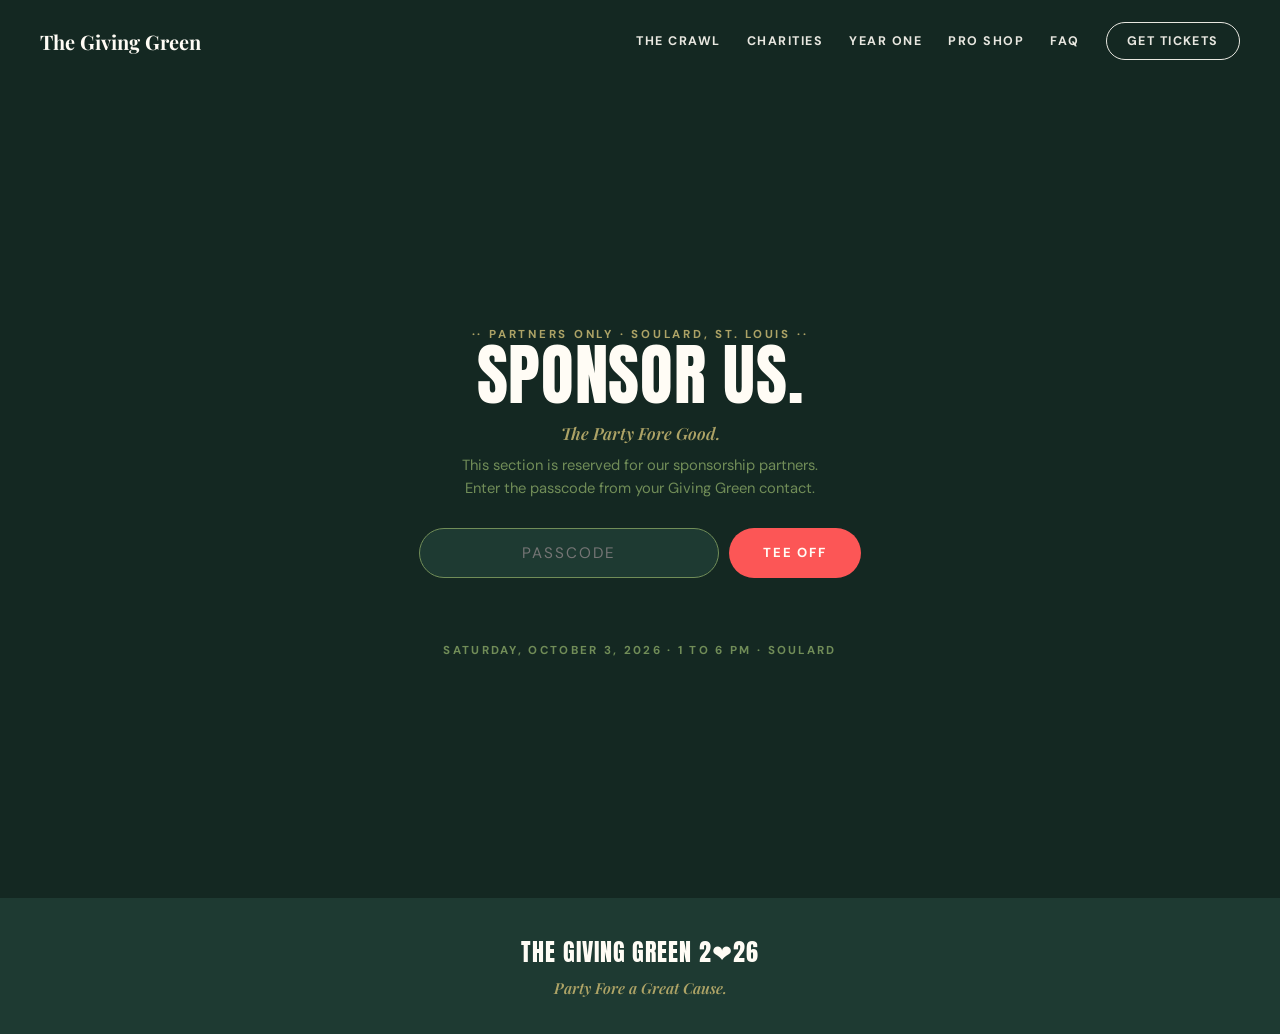
<file: sponsor.html>
<!doctype html>
<html lang="en">
<head>
<meta charset="utf-8">
<meta name="viewport" content="width=device-width, initial-scale=1">
<meta name="robots" content="noindex">
<title>The Giving Green · Sponsor Us · Oct 3, 2026 · Soulard</title>
<link rel="icon" type="image/png" href="./assets/images/logos/tgg-favicon.png">
<link rel="apple-touch-icon" href="./assets/images/logos/tgg-favicon.png">
<meta name="theme-color" content="#1E3A32">
<link rel="preconnect" href="https://fonts.googleapis.com">
<link rel="preconnect" href="https://fonts.gstatic.com" crossorigin>
<link href="https://fonts.googleapis.com/css2?family=Anton&family=DM+Sans:ital,wght@0,300;0,400;0,500;0,700;1,400&family=Playfair+Display:ital,wght@0,600;0,700;1,600&display=swap" rel="stylesheet">
<style>
:root{--forest:#1E3A32;--shadow-ink:#142822;--fairway:#718D58;--sand:#F5F0E8;--sand-deep:#EDE6D8;--bunker:#ADA366;--flag:#FC5656;--flag-deep:#E04444;--cream:#FFFCF5;--line:#D8CFBC}
*{margin:0;padding:0;box-sizing:border-box}
html{scroll-behavior:smooth}
body{font-family:'DM Sans',sans-serif;background:var(--shadow-ink);color:var(--cream)}
a{color:inherit;text-decoration:none}
img{max-width:100%;display:block}
.duo{filter:url(#duotone)}
.wrap{max-width:1080px;margin:0 auto;padding:0 24px}

/* nav */
.nav{display:flex;align-items:center;justify-content:space-between;padding:22px 40px;position:relative;z-index:5}
.brand{font-family:'Playfair Display',serif;font-weight:700;font-size:1.25rem;color:var(--cream)}
.nav-links{display:flex;gap:26px;align-items:center}
.nl{font-size:.78rem;font-weight:700;letter-spacing:.12em;text-transform:uppercase;color:var(--cream);opacity:.9}
.nl:hover{color:var(--bunker)}
.btn-ghost{border:1.5px solid var(--cream);border-radius:999px;padding:10px 20px;font-size:.78rem;font-weight:700;letter-spacing:.12em;text-transform:uppercase}
.btn-ghost:hover{background:var(--cream);color:var(--forest)}
@media(max-width:760px){.nav{padding:18px 20px}.nav-links{gap:14px}.nl{display:none}.nl.keep{display:inline}}

/* shared */
.kicker{font-size:.72rem;font-weight:700;letter-spacing:.24em;text-transform:uppercase;color:var(--bunker)}
h1,h2{font-family:'Anton',sans-serif;text-transform:uppercase;line-height:.96;letter-spacing:.01em;font-weight:400}
.sub{font-family:'Playfair Display',serif;font-style:italic;font-weight:600;color:var(--bunker)}
.red{color:var(--flag)}
.pill{display:inline-block;background:var(--flag);color:var(--cream);border-radius:999px;padding:15px 34px;font-weight:700;font-size:.82rem;letter-spacing:.14em;text-transform:uppercase;cursor:pointer;border:none;font-family:'DM Sans',sans-serif}
.pill:hover{background:var(--flag-deep)}
.ghost{display:inline-block;border:1.5px solid var(--cream);border-radius:999px;padding:14px 30px;font-weight:700;font-size:.82rem;letter-spacing:.14em;text-transform:uppercase}
.ghost:hover{background:var(--cream);color:var(--forest)}
section{padding:84px 0}
.on-sand{background:var(--sand);color:var(--forest)}
.on-sand .kicker{color:var(--bunker)}
.on-forest{background:var(--forest)}
.on-ink{background:var(--shadow-ink)}

/* gate */
#gate{min-height:calc(100vh - 84px);display:flex;align-items:center;justify-content:center;padding:40px 20px}
.gate-card{max-width:560px;width:100%;text-align:center}
.gate-card h1{font-size:clamp(2.6rem,7vw,4.2rem)}
.gate-card .sub{display:block;margin:14px 0 6px;font-size:1.05rem}
.gate-card p.small{color:var(--fairway);font-size:.92rem;margin-top:10px;line-height:1.55}
.pwrow{display:flex;gap:10px;justify-content:center;margin-top:28px;flex-wrap:wrap}
.pwrow input{background:var(--forest);border:1px solid var(--fairway);color:var(--cream);border-radius:999px;padding:14px 22px;font-family:'DM Sans',sans-serif;font-size:.95rem;letter-spacing:.14em;width:min(300px,70vw);text-align:center;outline:none}
.pwrow input:focus{border-color:var(--bunker)}
#err{color:var(--flag);font-size:.85rem;font-weight:700;letter-spacing:.06em;margin-top:14px;min-height:1.2em;visibility:hidden}
#err.show{visibility:visible}
.shake{animation:sh .35s}
@keyframes sh{0%,100%{transform:translateX(0)}25%{transform:translateX(-7px)}75%{transform:translateX(7px)}}
.gate-foot{margin-top:34px;font-size:.72rem;font-weight:700;letter-spacing:.2em;text-transform:uppercase;color:var(--fairway)}

/* deck page */
#deck{display:none}

/* hero */
.hero{position:relative;text-align:center;padding:110px 20px 96px;overflow:hidden}
.hero-bg{position:absolute;inset:0;z-index:0;background:url('hero.webp') center/cover;opacity:.42}
.hero-bg::after{content:'';position:absolute;inset:0;background:linear-gradient(180deg,rgba(20,40,34,.55),rgba(20,40,34,.75))}
.hero > *:not(.hero-bg){position:relative;z-index:1}
.hero h1{font-size:clamp(2.7rem,7.6vw,5.2rem);margin-top:18px;line-height:.92}
.hero .sub{display:block;font-size:1.25rem;margin-top:16px}
.datebar{display:inline-block;border:1px solid var(--fairway);padding:12px 26px;margin-top:26px;font-size:.82rem;font-weight:700;letter-spacing:.16em;text-transform:uppercase;color:var(--cream)}
.hero-cta{margin-top:30px;display:flex;gap:14px;justify-content:center;flex-wrap:wrap}

/* section headers */
.sec-head{margin-bottom:42px}
.sec-head h2{font-size:clamp(2rem,5vw,3.2rem);margin-top:14px}
.sec-head .sub{display:block;margin-top:12px;font-size:1.05rem}

/* concept */
.split{display:grid;grid-template-columns:1.15fr .85fr;gap:44px;align-items:center}
@media(max-width:820px){.split{grid-template-columns:1fr}}
.bodycopy{font-size:1rem;line-height:1.7}
.quote{font-family:'Playfair Display',serif;font-style:italic;font-weight:600;font-size:1.15rem;line-height:1.5;color:var(--bunker);margin-top:26px}

/* proof */
.proof-copy b{color:var(--bunker)}
.statgrid{display:grid;grid-template-columns:repeat(auto-fit,minmax(200px,1fr));gap:14px;margin-top:38px}
.stat{background:rgba(255,252,245,.05);padding:24px}
.stat b{display:block;font-family:'Anton',sans-serif;font-size:2rem;color:var(--bunker)}
.stat span{font-size:.85rem;line-height:1.4;display:block;margin-top:8px;color:var(--cream)}
.photostrip{display:grid;grid-template-columns:repeat(3,1fr);gap:12px;margin-top:44px}
@media(max-width:640px){.photostrip{grid-template-columns:1fr}}

/* course */
.course-grid{display:grid;grid-template-columns:1fr 1fr;gap:44px;align-items:start}
@media(max-width:820px){.course-grid{grid-template-columns:1fr}}
.holes{list-style:none}
.holes li{display:flex;align-items:center;gap:18px;padding:13px 0;border-bottom:1px solid var(--line);font-family:'Anton',sans-serif;font-size:1.15rem;letter-spacing:.03em;text-transform:uppercase}
.holes li i{font-family:'DM Sans',sans-serif;font-style:normal;font-weight:700;font-size:.78rem;color:var(--bunker)}
.caveat{margin-top:18px;font-family:'Playfair Display',serif;font-style:italic;font-size:.95rem}
.caveat b{color:var(--forest)}
.redcard{background:var(--flag);color:var(--cream);padding:24px 26px;font-weight:700;font-size:.92rem;letter-spacing:.05em;text-transform:uppercase;line-height:1.5;margin-top:14px}

/* scoring table */
.scoretable{max-width:720px;margin:0 auto;border:1.5px solid var(--forest);background:var(--cream)}
.scoretable .row{display:flex;justify-content:space-between;align-items:center;padding:16px 22px;border-bottom:1px solid var(--line);font-size:.98rem}
.scoretable .row:last-child{border-bottom:none;background:var(--forest);color:var(--cream);font-weight:700}
.scoretable .pts{font-family:'Anton',sans-serif;font-size:1.25rem}
.scoretable .row:last-child .pts{color:var(--flag)}
.score-note{max-width:720px;margin:26px auto 0;text-align:center;font-size:1rem;line-height:1.65}
.score-note b{font-family:'Anton',sans-serif;font-weight:400;font-size:1.15rem;letter-spacing:.02em}

/* giving */
.teamnames{display:grid;grid-template-columns:repeat(auto-fit,minmax(240px,1fr));gap:10px;margin-top:36px}
.teamnames div{background:rgba(255,252,245,.05);padding:16px 18px;font-weight:700;font-size:.9rem}

/* brand in play vignettes */
.vgrid{display:grid;grid-template-columns:1fr 1fr;gap:0}
@media(max-width:820px){.vgrid{grid-template-columns:1fr}}
.vq{display:flex;gap:22px;align-items:center;padding:34px 26px}
.vq:nth-child(1){border-bottom:1px solid var(--line)}
.vq:nth-child(2){border-bottom:1px solid var(--line);border-left:1px solid var(--line)}
.vq:nth-child(4){border-left:1px solid var(--line)}
@media(max-width:820px){.vq{border-left:none !important}}
.vq img{width:38%;max-height:230px;object-fit:contain}
.vq h3{font-family:'Anton',sans-serif;font-weight:400;font-size:1.05rem;letter-spacing:.03em;text-transform:uppercase}
.vq p{font-size:.9rem;line-height:1.55;margin-top:8px}

/* sponsorship opportunities */
.oppgrid{display:grid;grid-template-columns:1fr 1fr;gap:34px 44px;margin-top:40px}
@media(max-width:820px){.oppgrid{grid-template-columns:1fr}}
.opp h3{font-size:.82rem;font-weight:700;letter-spacing:.14em;text-transform:uppercase;color:var(--bunker);font-family:'DM Sans',sans-serif}
.opp-lead{font-size:.82rem;font-weight:700;letter-spacing:.14em;text-transform:uppercase;color:var(--bunker);font-family:'DM Sans',sans-serif}
.opp ul{list-style:none;margin-top:14px}
.opp li{font-size:.95rem;line-height:1.55;color:var(--cream);padding:6px 0 6px 18px;position:relative}
.opp li::before{content:"·";position:absolute;left:0;color:var(--flag);font-weight:700}
.opp-note{margin-top:44px;text-align:center}
.opp-note p{max-width:640px;margin:0 auto;font-size:1rem;line-height:1.65}
.opp-note .hero-cta{margin-top:26px;justify-content:center}

/* scorecard view */
.cards2{display:grid;grid-template-columns:repeat(auto-fit,minmax(260px,1fr));gap:34px;max-width:760px;margin:44px auto 0;align-items:start}
.cards2 figure{text-align:center}
.cards2 img{border:1px solid var(--line);margin:0 auto}
.cards2 figcaption{font-family:'Playfair Display',serif;font-style:italic;font-weight:600;font-size:.95rem;margin-top:14px;color:var(--forest)}
.inv-line{max-width:640px;margin:44px auto 0;text-align:center;font-family:'Anton',sans-serif;font-size:1.4rem;letter-spacing:.02em;text-transform:uppercase}

/* why */
.whygrid{display:grid;grid-template-columns:1fr 1fr;gap:34px 44px;margin-top:40px}
@media(max-width:820px){.whygrid{grid-template-columns:1fr}}
.why h3{font-family:'Anton',sans-serif;font-weight:400;font-size:1.1rem;letter-spacing:.03em;text-transform:uppercase}
.why p{font-size:.95rem;line-height:1.6;margin-top:10px}
.redband{background:var(--flag);text-align:center;padding:30px 20px;margin-top:56px}
.redband span{font-family:'Anton',sans-serif;font-size:clamp(1.1rem,3vw,1.6rem);letter-spacing:.04em;text-transform:uppercase;color:var(--cream)}

/* close */
.close{text-align:center;position:relative;overflow:hidden;padding:110px 20px}
.close-bg{position:absolute;inset:0;z-index:0;background:url('strip1.webp') center/cover;opacity:.38}
.close-bg::after{content:'';position:absolute;inset:0;background:linear-gradient(180deg,rgba(20,40,34,.6),rgba(20,40,34,.78))}
.close > *:not(.close-bg){position:relative;z-index:1}
.close h2{font-size:clamp(2.4rem,7vw,4.4rem)}
.close .sub{display:block;margin-top:14px;font-size:1.15rem}
.close .hero-cta{margin-top:34px}
.contact{margin-top:26px;color:var(--fairway);font-size:.95rem;line-height:1.7}
.contact a{color:var(--sand);font-weight:700}


/* heart-flag zero, ported from index.html */
.zero{display:inline-block;vertical-align:baseline;margin:0 .015em}
.zero svg{height:1.0em;width:auto;display:inline-block;vertical-align:baseline;transform:translateY(.037em)}
.sr{position:absolute;width:1px;height:1px;overflow:hidden;clip:rect(0 0 0 0)}

/* team cards, mirrors deck page 6 */
.teamgrid{display:grid;grid-template-columns:repeat(auto-fit,minmax(310px,1fr));gap:12px;margin-top:38px}
.tcard{background:var(--cream);border:1px solid var(--line);display:flex;align-items:center;gap:16px;padding:14px 16px;min-height:130px}
.tcard .shirt{width:34%;max-width:120px;height:auto}
.tcard .tc-id{flex:1;display:flex;flex-direction:column;align-items:center;justify-content:center;gap:8px;text-align:center}
.tcard .tc-id img.mark{max-height:60px;width:auto;max-width:90%}
.tcard .tc-id img.wordmark{max-height:78px;width:auto;max-width:96%}
.tcard .tc-name{font-weight:700;font-size:.84rem;color:var(--forest);line-height:1.2}

footer{background:var(--forest);text-align:center;padding:36px 20px}
footer .ft-title{font-family:'Anton',sans-serif;font-size:1.5rem;letter-spacing:.04em;color:var(--cream);text-transform:uppercase}
footer .sub{display:block;margin-top:8px;font-size:.95rem}
</style>
</head>
<body>

<svg aria-hidden="true" style="position:absolute;width:0;height:0">
  <defs>
    <filter id="duotone" color-interpolation-filters="sRGB">
      <feColorMatrix type="saturate" values="0"/>
      <feComponentTransfer>
        <feFuncR type="table" tableValues="0.118 0.961"/>
        <feFuncG type="table" tableValues="0.227 0.941"/>
        <feFuncB type="table" tableValues="0.196 0.910"/>
      </feComponentTransfer>
    </filter>
  </defs>
</svg>

<nav class="nav">
  <a class="brand" href="index.html">The Giving Green</a>
  <div class="nav-links">
    <a href="index.html#course" class="nl">The Crawl</a>
    <a href="index.html#good" class="nl">Charities</a>
    <a href="index.html#proof" class="nl">Year One</a>
    <a href="pro-shop.html" class="nl">Pro Shop</a>
    <a href="index.html#faq" class="nl">FAQ</a>
    <a href="https://thegivinggreen.store/products/2026-event-pass-join-us-at-the-2026-main-event" target="_blank" rel="noopener" class="btn-ghost nl keep">Get Tickets</a>
  </div>
</nav>

<!-- GATE -->
<section id="gate">
  <div class="gate-card">
    <span class="kicker">·· Partners Only · Soulard, St. Louis ··</span>
    <h1>Sponsor Us.</h1>
    <span class="sub">The Party Fore Good.</span>
    <p class="small">This section is reserved for our sponsorship partners.<br>Enter the passcode from your Giving Green contact.</p>
    <div class="pwrow">
      <input id="pw" type="password" placeholder="PASSCODE" autocomplete="off" autocapitalize="characters">
      <button id="go" class="pill">Tee Off</button>
    </div>
    <div id="err">That's a stroke. Try again.</div>
    <div class="gate-foot">Saturday, October 3, 2026 · 1 to 6 PM · Soulard</div>
  </div>
</section>

<!-- DECK AS PAGE -->
<div id="deck">

  <header class="hero on-ink">
    <div class="hero-bg duo"></div>
    <span class="kicker">·· Sponsorship · 2026 ··</span>
    <h1>SPONSOR THE 2<span class="zero" aria-hidden="true"><svg xmlns="http://www.w3.org/2000/svg" viewBox="2550 3090 4350 4620" aria-hidden="true"><g><g><g style="fill:rgb(50,78,53);fill-opacity:1;stroke:none;" transform="matrix(17.03888 0 0 17.03888 4724.999961 5399.999959) matrix(1 0 0 1 0 0) translate(-125.081989,-132.899546)"><path d="M 116.50 258.40 C 107.71 251.25 98.25 244.79 81.50 234.52 C 58.76 220.58 43.41 208.42 31.35 194.80 C -4.40 154.43 -8.84 102.68 20.90 73.05 C 32.71 61.29 45.93 56.00 63.52 56.00 C 75.37 56.00 85.52 58.32 96.53 63.55 C 100.53 65.45 104.08 67.00 104.40 67.00 C 105.37 67.00 105.12 58.07 103.37 30.19 C 102.12 10.44 102.00 3.60 102.86 2.74 C 104.36 1.24 117.89 0.31 125.50 1.19 C 128.80 1.57 137.12 3.55 144.00 5.58 C 164.44 11.62 167.04 12.13 177.75 12.20 C 183.39 12.23 188.00 12.58 188.00 12.97 C 188.00 13.37 186.27 16.37 184.15 19.65 C 176.86 30.93 169.33 35.02 151.18 37.57 C 137.11 39.54 136.34 39.76 130.00 43.55 C 119.88 49.61 119.55 50.25 119.17 64.95 L 118.85 77.75 L 122.03 81.38 C 123.78 83.37 125.60 85.00 126.07 85.00 C 126.55 85.00 129.92 82.06 133.56 78.47 C 147.41 64.83 160.91 58.15 179.07 55.94 C 211.36 52.01 238.71 71.75 247.13 105.05 C 248.94 112.20 249.17 115.30 248.71 126.46 C 248.08 141.94 246.04 149.96 239.03 164.50 C 225.42 192.73 201.80 215.66 164.21 237.17 C 151.30 244.55 134.68 256.40 129.56 261.86 C 127.95 263.59 126.15 264.98 125.56 264.95 C 124.98 264.93 120.90 261.98 116.50 258.40 Z"></path></g><g style="fill:rgb(113,141,88);fill-opacity:1;stroke:none;" transform="matrix(17.03888 0 0 17.03888 4724.999961 5399.999959) matrix(1 0 0 1 -0.081552 9.36477) translate(-125.000437,-142.264315)"><path d="M 58.50 207.80 C 43.04 199.73 26.93 181.80 17.98 162.69 C 4.75 134.47 5.13 110.71 19.17 87.32 C 25.33 77.05 38.14 67.82 50.03 65.08 C 56.81 63.52 73.71 63.78 80.54 65.55 C 87.63 67.39 96.07 71.11 101.25 74.69 L 105.00 77.27 L 105.00 129.91 L 101.25 130.50 C 59.80 137.05 38.41 152.16 46.92 168.85 C 49.26 173.43 53.50 176.41 66.21 182.42 C 74.35 186.27 76.41 187.74 79.02 191.53 C 81.05 194.48 81.91 196.71 81.51 197.98 C 80.33 201.68 71.96 207.27 64.50 209.34 C 63.40 209.64 60.70 208.95 58.50 207.80 Z M 229.40 155.83 C 223.40 149.42 210.84 142.39 197.00 137.69 C 177.59 131.11 164.71 128.95 140.16 128.16 L 119.82 127.50 L 119.95 109.04 C 120.02 98.89 120.31 90.36 120.58 90.09 C 120.86 89.81 122.13 90.80 123.41 92.29 C 124.69 93.78 126.01 95.00 126.35 95.00 C 126.69 95.00 131.14 90.84 136.23 85.75 C 141.33 80.66 148.09 74.98 151.26 73.12 C 164.40 65.42 178.93 62.29 193.76 63.97 C 225.87 67.62 246.85 99.86 240.54 135.87 C 239.02 144.55 234.75 157.42 233.04 158.47 C 232.64 158.72 231.00 157.53 229.40 155.83 Z"></path></g><g style="fill:rgb(173,163,102);fill-opacity:1;stroke:none;" transform="matrix(17.03888 0 0 17.03888 4724.999961 5399.999959) matrix(1 0 0 1 15.602389 19.653562) translate(-140.684378,-152.553107)"><path d="M 122.11 252.10 C 116.69 247.04 105.91 239.43 95.00 232.96 C 80.44 224.33 69.00 216.93 69.00 216.15 C 69.00 215.79 72.24 213.95 76.19 212.05 C 80.15 210.15 85.33 206.74 87.69 204.47 C 91.60 200.73 92.00 199.90 92.00 195.53 C 92.00 191.11 91.61 190.33 87.25 186.01 C 83.72 182.52 80.57 180.60 75.00 178.57 C 63.04 174.19 55.08 170.05 53.25 167.25 C 45.70 155.74 61.08 143.94 91.50 137.91 C 97.00 136.82 102.29 135.76 103.25 135.56 C 104.84 135.22 105.00 136.28 105.00 147.05 L 105.00 158.92 L 101.02 160.11 C 92.53 162.66 92.00 167.77 99.85 171.28 C 110.10 175.86 129.92 172.61 130.83 166.19 C 131.28 163.00 129.70 161.46 124.48 159.99 L 120.00 158.74 L 120.00 133.00 L 133.39 133.00 C 157.30 133.00 174.24 135.61 192.83 142.17 C 208.47 147.69 222.20 155.85 227.74 162.93 L 230.02 165.85 L 227.81 169.67 C 224.24 175.85 214.08 189.00 207.55 195.88 C 197.89 206.06 177.35 220.69 149.83 236.97 C 144.52 240.11 135.51 246.63 128.38 252.49 L 125.27 255.05 Z M 110.61 148.25 C 110.25 137.39 110.15 111.23 110.39 90.11 C 110.73 59.49 111.09 51.56 112.16 50.88 C 114.25 49.56 115.27 49.85 114.61 51.58 C 114.27 52.45 114.00 79.00 114.00 110.58 C 114.00 158.58 113.77 168.00 112.63 168.00 C 111.53 168.00 111.12 164.01 110.61 148.25 Z"></path></g><g style="fill:rgb(252,86,86);fill-opacity:1;stroke:none;" transform="matrix(17.03888 0 0 17.03888 4724.999961 5399.999959) matrix(1 0 0 1 17.483011 -107.509545) translate(-142.565,-25.39)"><path d="M 108.00 25.39 L 108.00 4.78 L 119.25 5.21 C 129.40 5.60 131.91 6.11 144.92 10.43 C 155.87 14.07 161.48 15.37 168.24 15.86 L 177.13 16.50 L 173.12 22.10 C 166.77 30.96 162.18 33.16 146.35 34.96 C 135.17 36.23 126.20 38.65 116.50 43.00 C 112.82 44.65 109.41 46.00 108.91 46.00 C 108.39 46.00 108.00 37.05 108.00 25.39 Z"></path></g></g></g></svg></span><span class="sr">0</span>26<br>MAIN EVENT.</h1>
    <span class="sub">The Party Fore Good.</span>
    <div><span class="datebar">Saturday, October 3, 2026 &nbsp;|&nbsp; 1 to 6 PM &nbsp;|&nbsp; Soulard</span></div>
    <div class="hero-cta">
      <a class="pill" href="TGG_2026_Sponsorship_Deck.pdf" download>Download the Deck</a>
      <a class="ghost" href="mailto:ozzie@thegivinggreen.org">Talk to Ozzie</a>
    </div>
  </header>

  <!-- 01 CONCEPT -->
  <section class="on-forest">
    <div class="wrap">
      <div class="sec-head">
        <span class="kicker">01 · The Concept · Soulard</span>
        <h2>9 Holes. 9 Drinks.<br><span class="red">9 Charities.</span></h2>
        <span class="sub">We turn 9 of our favorite local bars into 9 holes of pub golf.</span>
      </div>
      <div class="split">
        <div>
          <p class="bodycopy">Attendees crawl hole to hole with a scorecard in hand. Visit a hole, participate in a branded minigame and order a sponsored drink, knock strokes off your score. Last year that formula sold through 100% of every sponsored drink on the course.</p>
          <p class="quote">&ldquo;It was like clockwork. They got off the shuttle, ordered the drink, played the minigame, and took off.&rdquo; - Donald Keener, D's Place</p>
        </div>
        <img class="duo" src="strip2.webp" alt="Attendees at a Giving Green bar" loading="lazy">
      </div>
    </div>
  </section>

  <!-- 02 PROOF -->
  <section class="on-ink">
    <div class="wrap">
      <div class="sec-head">
        <span class="kicker">02 · The Proof</span>
        <h2>Year One,<br>In the Books.</h2>
      </div>
      <p class="bodycopy proof-copy" style="max-width:720px">Thousands of St. Louisans packed nine bars in Soulard for our first Charity Pub Golf Crawl. When the scorecards were tallied: <b>$20,634 raised</b> for our nine charity partners, <b>1.5M+ social impressions</b>, <b>100% sell-through</b> on every sponsored drink. Not bad for year one. See you October 3.</p>
      <div class="statgrid">
        <div class="stat"><b>$20,634</b><span>raised for our nine charity partners</span></div>
        <div class="stat"><b>1.5M+</b><span>social impressions</span></div>
        <div class="stat"><b>100%</b><span>beverage sell-through at every hole</span></div>
        <div class="stat"><b>5+ HRS</b><span>sustained brand exposure on the scorecard</span></div>
      </div>
      <div class="photostrip">
        <img class="duo" src="strip1.webp" alt="Year One crowd" loading="lazy">
        <img class="duo" src="strip3.webp" alt="Year One in Soulard" loading="lazy">
        <img class="duo" src="game.webp" alt="Year One mini-game" loading="lazy">
      </div>
    </div>
  </section>

  <!-- 03 COURSE -->
  <section class="on-sand">
    <div class="wrap">
      <div class="sec-head">
        <span class="kicker">03 · The Course · Soulard</span>
        <h2>The Course.</h2>
      </div>
      <div class="course-grid">
        <div>
          <ol class="holes">
            <li><i>01</i> Social Bar &amp; Grill</li>
            <li><i>02</i> The Great Grizzly Bear</li>
            <li><i>03</i> Molly's in Soulard</li>
            <li><i>04</i> Duke's</li>
            <li><i>05</i> Ray's Sportshouse</li>
            <li><i>06</i> Hammerstone's</li>
            <li><i>07</i> D's Place</li>
            <li><i>08</i> Jack Nolen's</li>
            <li><i>09</i> Big Daddy's</li>
          </ol>
          <p class="caveat"><b>2026 course in final review.</b> Full lineup ships with ticket launch.</p>
        </div>
        <div>
          <img class="duo" src="strip3.webp" alt="The course through Soulard" loading="lazy">
          <div class="redcard">Every hole is a sponsored hole. Nine bars, nine signature drinks, nine brands in play.</div>
        </div>
      </div>
    </div>
  </section>

  <!-- 04 SCORECARD MECHANIC -->
  <section class="on-sand" style="background:var(--sand-deep)">
    <div class="wrap">
      <div class="sec-head" style="text-align:center">
        <span class="kicker">04 · How to Play</span>
        <h2>Lowest Score<br><span class="red">Wins.</span></h2>
        <span class="sub">Every stop gives attendees a chance to take strokes off their score.</span>
      </div>
      <div class="scoretable">
        <div class="row"><span>Skip a bar entirely</span><span class="pts">+2</span></div>
        <div class="row"><span>Visit a bar</span><span class="pts">+0</span></div>
        <div class="row"><span>Order any drink (mocktails count too)</span><span class="pts">&minus;1</span></div>
        <div class="row"><span>Play a sponsored mini-game or challenge</span><span class="pts">&minus;1</span></div>
        <div class="row"><span>Order the hole's official sponsored drink</span><span class="pts">&minus;2</span></div>
      </div>
      <p class="score-note">Ordering the hole's official sponsored drink is worth minus two strokes, making it the best move on the card at every hole. <b>100% sell-through in Year One.</b></p>
    </div>
  </section>

  <!-- 05 GIVING -->
  <section class="on-sand">
    <div class="wrap">
      <div class="sec-head">
        <span class="kicker">05 · The Giving</span>
        <h2>$15 of Every Ticket Benefits<br><span class="red">One of 9 Local Charities.</span></h2>
        <span class="sub" style="color:var(--forest)">The charity you choose at checkout determines who you support. Shirt color is the team. Turnout decides the leaderboard.</span>
      </div>
      <div class="teamgrid">
        <div class="tcard">
          <img class="shirt" src="assets/images/shirts/shirt-army.png" alt="St. Louis Hero Network team shirt" loading="lazy">
          <div class="tc-id">
            <img class="mark" src="assets/images/logos/logo-hero-network.png" alt="St. Louis Hero Network" loading="lazy">
            <span class="tc-name">St. Louis Hero Network</span>
          </div>
        </div>
        <div class="tcard">
          <img class="shirt" src="assets/images/shirts/shirt-classic-navy.png" alt="Folds of Honor team shirt" loading="lazy">
          <div class="tc-id">
            <img class="wordmark" src="assets/images/logos/logo-folds-of-honor.png" alt="Folds of Honor" loading="lazy">
          </div>
        </div>
        <div class="tcard">
          <img class="shirt" src="assets/images/shirts/shirt-grey-heather.png" alt="St. Louis Children's Hospital team shirt" loading="lazy">
          <div class="tc-id">
            <img class="wordmark" src="assets/images/logos/logo-st-louis-childrens.png" alt="St. Louis Children's Hospital" loading="lazy">
          </div>
        </div>
        <div class="tcard">
          <img class="shirt" src="assets/images/shirts/shirt-cream.png" alt="Make-A-Wish Missouri & Kansas team shirt" loading="lazy">
          <div class="tc-id">
            <img class="wordmark" src="assets/images/logos/logo-make-a-wish.png" alt="Make-A-Wish Missouri & Kansas" loading="lazy">
          </div>
        </div>
        <div class="tcard">
          <img class="shirt" src="assets/images/shirts/shirt-black-camo.png" alt="STL Impact Baseball team shirt" loading="lazy">
          <div class="tc-id">
            <img class="mark" src="assets/images/logos/logo-stl-impact.png" alt="STL Impact Baseball" loading="lazy">
            <span class="tc-name">STL Impact Baseball</span>
          </div>
        </div>
        <div class="tcard">
          <img class="shirt" src="assets/images/shirts/shirt-butter.png" alt="Young Friends of Kids with Cancer team shirt" loading="lazy">
          <div class="tc-id">
            <img class="mark" src="assets/images/logos/logo-young-friends-kids-cancer.png" alt="Young Friends of Kids with Cancer" loading="lazy">
            <span class="tc-name">Young Friends of Kids with Cancer</span>
          </div>
        </div>
        <div class="tcard">
          <img class="shirt" src="assets/images/shirts/shirt-forest-green.png" alt="St. Jude Children's Research Hospital team shirt" loading="lazy">
          <div class="tc-id">
            <img class="mark" src="assets/images/logos/logo-st-jude.png" alt="St. Jude Children's Research Hospital" loading="lazy">
            <span class="tc-name">St. Jude Children's Research Hospital</span>
          </div>
        </div>
        <div class="tcard">
          <img class="shirt" src="assets/images/shirts/shirt-black.png" alt="Stray Rescue of St. Louis team shirt" loading="lazy">
          <div class="tc-id">
            <img class="mark" src="assets/images/logos/logo-stray-rescue.png" alt="Stray Rescue of St. Louis" loading="lazy">
            <span class="tc-name">Stray Rescue of St. Louis</span>
          </div>
        </div>
        <div class="tcard">
          <img class="shirt" src="assets/images/shirts/shirt-white.png" alt="Gene Slay's Girls & Boys Club of St. Louis team shirt" loading="lazy">
          <div class="tc-id">
            <img class="wordmark" src="assets/images/logos/logo-gene-slay.png" alt="Gene Slay's Girls & Boys Club of St. Louis" loading="lazy">
          </div>
        </div>
      </div>
    </div>
  </section>

  <!-- 06 BRAND IN PLAY -->
  <section class="on-sand">
    <div class="wrap">
      <div class="sec-head">
        <span class="kicker">06 · Your Brand In Play</span>
        <h2>Your Product Becomes<br><span class="red">Part of the Game.</span></h2>
        <span class="sub" style="color:var(--forest)">Not a logo on a banner nobody reads. A mechanic attendees actively play through.</span>
      </div>
      <div class="vgrid">
        <div class="vq">
          <img src="drink.png" alt="Signature drink with golf ball pick" loading="lazy">
          <div><h3>Your Signature Drink</h3><p>The hole's official drink, worth minus two strokes. Attendees seek it out because the game rewards it.</p></div>
        </div>
        <div class="vq">
          <img src="scorecard-front.png" alt="Scorecard with sponsor line" loading="lazy">
          <div><h3>Your Brand on the Scorecard</h3><p>Held in hand for 5+ hours. The longest sustained brand exposure of the day.</p></div>
        </div>
        <div class="vq">
          <img class="duo" src="game.webp" alt="On-premise hole challenge" loading="lazy" style="width:44%;object-fit:cover;max-height:200px">
          <div><h3>Your Activation, On Premise</h3><p>Banners and a themed hole challenge at your bar, built around your product.</p></div>
        </div>
        <div class="vq">
          <img src="shirts.png" alt="TGG shirts with sponsor logo placement" loading="lazy" style="width:48%">
          <div><h3>Your Logo in Market</h3><p>Available placement across select event apparel and merchandise, extending the partnership beyond October 3.</p></div>
        </div>
      </div>
    </div>
  </section>

  <!-- 07 SPONSORSHIP OPPORTUNITIES -->
  <section class="on-ink">
    <div class="wrap">
      <div class="sec-head">
        <span class="kicker">07 · Sponsorship Opportunities</span>
        <h2>Built Around<br><span class="red">Your Brand.</span></h2>
        <span class="sub">Every sponsorship is customized around the partner, the product and what the brand wants to accomplish.</span>
      </div>
      <p class="opp-lead">A Custom Sponsorship May Include:</p>
      <div class="oppgrid">
        <div class="opp">
          <h3>Put Your Product in Play</h3>
          <ul>
            <li>A dedicated sponsored hole</li>
            <li>Your product featured as an official signature drink</li>
            <li>Brand integration directly into the game</li>
            <li>A custom branded mini-game or challenge</li>
          </ul>
        </div>
        <div class="opp">
          <h3>Show Up on the Course</h3>
          <ul>
            <li>Placement on the official event scorecard</li>
            <li>On-premise signage and activation space</li>
            <li>Premium scorecard placement</li>
            <li>Complimentary team tickets</li>
          </ul>
        </div>
        <div class="opp">
          <h3>Extend Your Reach</h3>
          <ul>
            <li>Inclusion in event advertising and social content</li>
            <li>Placement on select event apparel and merchandise</li>
            <li>Content created around your activation</li>
            <li>Support for nine local charity partners</li>
          </ul>
        </div>
        <div class="opp">
          <h3>Expand the Partnership</h3>
          <ul>
            <li>Category exclusivity</li>
            <li>Multiple sponsored holes</li>
            <li>Presenting partnership opportunities</li>
            <li>Title partnership opportunities</li>
          </ul>
        </div>
      </div>
      <div class="opp-note">
        <div class="hero-cta">
          <a class="pill" href="mailto:ozzie@thegivinggreen.org">Let&rsquo;s Build Your Sponsorship.</a>
        </div>
      </div>
    </div>
  </section>

  <!-- 08 SCORECARD VIEW -->
  <section class="on-sand">
    <div class="wrap">
      <div class="sec-head" style="text-align:center">
        <span class="kicker">08 · Scorecard Features</span>
        <h2>The Scorecard,<br><span class="red">Sponsor's View.</span></h2>
      </div>
      <p class="bodycopy" style="max-width:680px;margin:0 auto;text-align:center">Every attendee carries a physical and digital scorecard for the full five hours. It is the single most-handled object at the event: checked at every hole, photographed for the leaderboard, kept as the souvenir.</p>
      <div class="cards2">
        <figure>
          <img src="scorecard-front.png" alt="Scorecard front, nine sponsor lines">
          <figcaption>FRONT · nine sponsor lines, one per hole</figcaption>
        </figure>
        <figure>
          <img src="scorecard-back.png" alt="Scorecard back, premium partner placement">
          <figcaption>BACK · premium partner placement</figcaption>
        </figure>
      </div>
      <p class="inv-line">Nine hole lines. One back panel. That's the inventory.</p>
    </div>
  </section>

  <!-- WHY -->
  <section class="on-sand" style="background:var(--sand-deep)">
    <div class="wrap">
      <div class="sec-head">
        <span class="kicker">08 · Why The Giving Green</span>
        <h2>Your Brand Isn't Just on a Banner.<br><span class="red">It Becomes Part of the Event.</span></h2>
      </div>
      <div class="whygrid">
        <div class="why"><h3>Built Into the Game</h3><p>Attendees lower their score by ordering the hole's official drink. Your product isn't sitting on a sampling table waiting to be noticed. It gives them a reason to order it.</p></div>
        <div class="why"><h3>Five Hours in Their Hands</h3><p>The scorecard stays with every attendee throughout the event, keeping your brand in front of them from the first hole to the final score.</p></div>
        <div class="why"><h3>Year One Proved It</h3><p>Every sponsored beverage sold through in Year One. We're not guessing whether the concept works. We've already seen it work.</p></div>
        <div class="why"><h3>Real Money for Local Charities</h3><p>Nine local charities. Every ticket supports the charity selected at checkout, and turnout determines how the money is divided.</p></div>
      </div>
      <div class="redband"><span>Help Us Raise More. We'll Help You Sell More.</span></div>
    </div>
  </section>

  <!-- CLOSE -->
  <section class="close on-ink">
    <div class="close-bg duo"></div>
    <span class="kicker">·· Sponsorship · 2026 ··</span>
    <h2>Let's Build Your Hole.</h2>
    <span class="sub">Party Fore a Great Cause.</span>
    <div class="hero-cta">
      <a class="pill" href="mailto:ozzie@thegivinggreen.org">ozzie@thegivinggreen.org</a>
      <a class="ghost" href="TGG_2026_Sponsorship_Deck.pdf" download>Download the Deck</a>
    </div>
    <p class="contact">Ozzie Salcedo, Co-Founder &amp; Marketing Director · <a href="tel:+16465332144">646-533-2144</a> · thegivinggreen.org<br>Saturday, October 3, 2026 · 1 to 6 PM · Soulard</p>
  </section>

</div>

<footer>
  <div class="ft-title">The Giving Green 2&#10084;26</div>
  <span class="sub">Party Fore a Great Cause.</span>
</footer>

<script>
(function(){
  var HASH = "d19761621b47b274feabd3e539dda7a75f2b9041f455536a73e6a0fce00fbbe0";
  var gate = document.getElementById("gate"),
      deck = document.getElementById("deck"),
      pw = document.getElementById("pw"),
      go = document.getElementById("go"),
      err = document.getElementById("err");

  function unlock(){
    gate.style.display = "none";
    deck.style.display = "block";
    window.scrollTo(0, 0);
    try { sessionStorage.setItem("tgg_sponsor_ok", "1"); } catch(e){}
  }

  function sha256(str){
    var data = new TextEncoder().encode(str);
    return crypto.subtle.digest("SHA-256", data).then(function(buf){
      return Array.prototype.map.call(new Uint8Array(buf), function(b){
        return b.toString(16).padStart(2, "0");
      }).join("");
    });
  }

  function attempt(){
    var val = (pw.value || "").trim().toUpperCase();
    if(!val) return;
    sha256(val).then(function(h){
      if(h === HASH){ unlock(); }
      else {
        err.classList.add("show");
        pw.classList.add("shake");
        setTimeout(function(){ pw.classList.remove("shake"); }, 400);
        pw.select();
      }
    });
  }

  go.addEventListener("click", attempt);
  pw.addEventListener("keydown", function(e){ if(e.key === "Enter") attempt(); });

  try { if(sessionStorage.getItem("tgg_sponsor_ok") === "1") unlock(); } catch(e){}
})();
</script>
</body>
</html>
</file>
